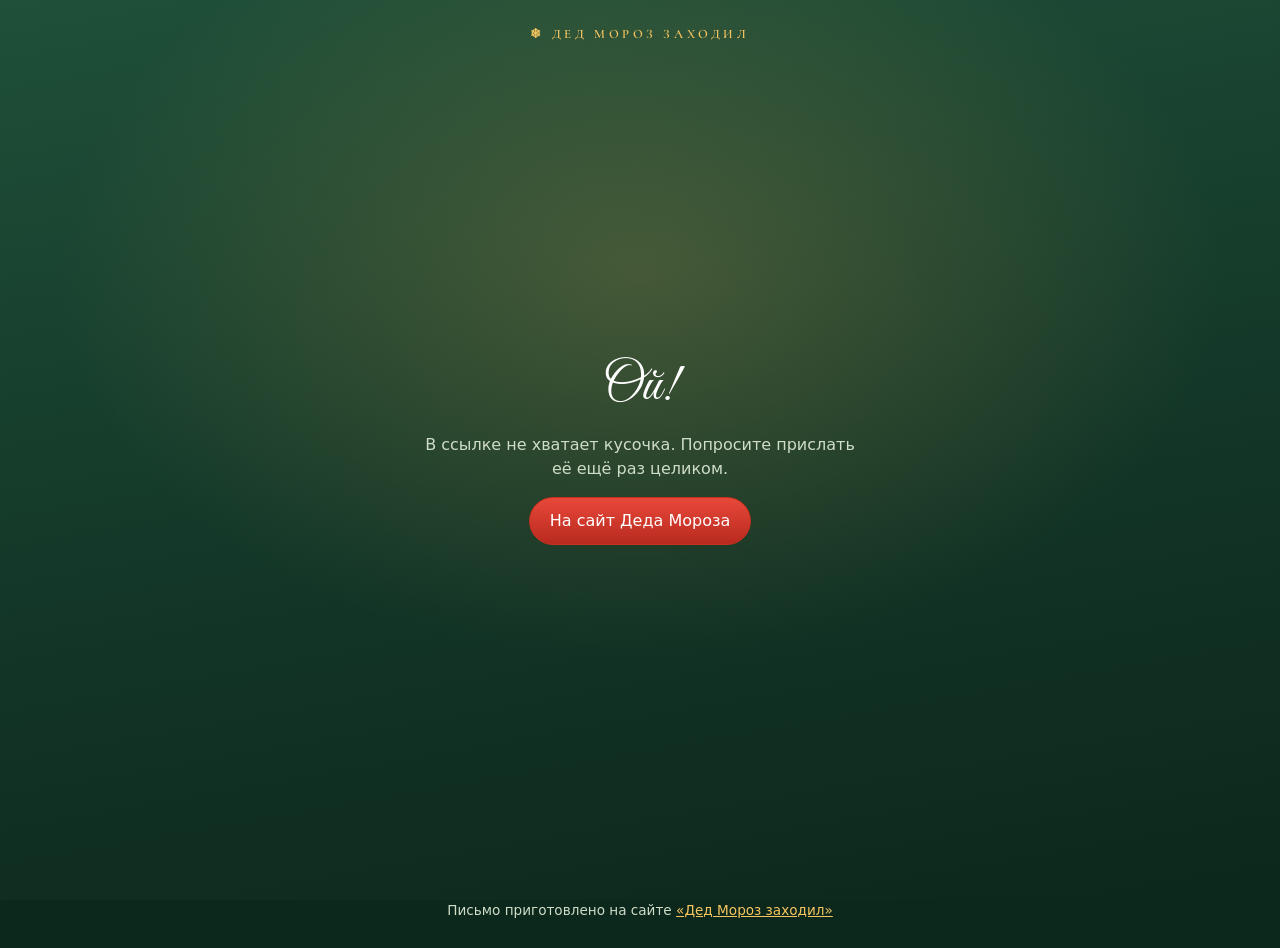
<file: gift.html>
<!DOCTYPE html>
<html lang="ru">
<head>
<meta charset="utf-8">
<meta name="viewport" content="width=device-width, initial-scale=1, maximum-scale=1, user-scalable=no, viewport-fit=cover">
<style>html,body{overflow-x:hidden;overflow-x:clip;touch-action:pan-x pan-y;-webkit-text-size-adjust:100%;text-size-adjust:100%}</style>
<script>(function(){function p(e){e.preventDefault()}["gesturestart","gesturechange","gestureend"].forEach(function(t){document.addEventListener(t,p,{passive:false})});document.addEventListener("touchmove",function(e){if(e.touches&&e.touches.length>1)e.preventDefault()},{passive:false});var l=0;document.addEventListener("touchend",function(e){var n=Date.now();if(n-l<300&&!e.target.closest("input,textarea,select,a,button,label"))e.preventDefault();l=n},{passive:false})})();</script>
<meta name="theme-color" content="#123426">
<meta name="robots" content="noindex">
<title>Тебе письмо от Деда Мороза</title>
<meta name="description" content="Дед Мороз прислал тебе письмо. Открой конверт!">
<link rel="icon" href="favicon.ico?v=20261113b" sizes="48x48">
<link rel="icon" type="image/png" href="favicon-32.png?v=20261113b" sizes="32x32">
<link rel="apple-touch-icon" href="apple-touch-icon.png?v=20261113b">
<meta property="og:type" content="website">
<meta property="og:site_name" content="Дед Мороз заходил">
<meta property="og:locale" content="ru_RU">
<meta property="og:title" content="Тебе письмо от Деда Мороза ✉️">
<meta property="og:description" content="Открой конверт и сломай сургучную печать.">
<meta property="og:image" content="https://pavelgh96.github.io/ded-moroz/og-gift.jpg?v=20261113b">
<meta property="og:image:width" content="1200">
<meta property="og:image:height" content="630">
<meta name="twitter:card" content="summary_large_image">
<meta name="twitter:image" content="https://pavelgh96.github.io/ded-moroz/og-gift.jpg?v=20261113b">
<link rel="preload" href="letter/seal.webp?v=1" as="image">
<style>
@font-face{font-family:"Bad Script";src:url(letter/BadScript-Regular.ttf);font-display:swap}
@font-face{font-family:"Great Vibes";src:url(letter/GreatVibes-Regular.ttf);font-display:swap}
@font-face{font-family:"Cormorant SC";src:url(letter/CormorantSC-SemiBold.ttf);font-weight:600;font-display:swap}
:root{--night:#123426;--frost:#fff7e8;--lamp:#f6c55f;--lamp-ink:#2a1a05;--muted:#cfdcc8;--ink:#1b2a5e;--ink-soft:#4c5a86;--ease:cubic-bezier(.22,1,.36,1)}
*{box-sizing:border-box}
[hidden]{display:none !important}
html{background:#0c271b}
html,body{margin:0;min-height:100%}
body{background:radial-gradient(900px 600px at 50% 30%,rgba(255,190,90,.2),transparent 65%),linear-gradient(170deg,#1f5039,#123426 60%,#0c271b);background-attachment:fixed;color:var(--frost);
  font:500 1rem/1.5 system-ui,-apple-system,"Segoe UI",Roboto,sans-serif;-webkit-font-smoothing:antialiased;overflow-x:hidden;-webkit-tap-highlight-color:transparent}
#snow{position:fixed;inset:0;width:100%;height:100%;pointer-events:none;z-index:0}
main{position:relative;z-index:1;min-height:100svh;display:flex;flex-direction:column;align-items:center;padding:28px 14px 48px}
.brand{font:600 .8rem/1 "Cormorant SC",serif;letter-spacing:.28em;color:var(--lamp);text-transform:uppercase;margin-bottom:18px;text-decoration:none}
h1{font:400 clamp(2.1rem,7vw,3.4rem)/1.1 "Great Vibes",cursive;margin:0 0 6px;text-align:center;color:#fff;text-wrap:balance}
.sub{margin:0;color:var(--muted);text-align:center}

/* конверт */
.stage{flex:1;display:flex;flex-direction:column;align-items:center;justify-content:center;width:100%;padding-bottom:6vh}
.env{position:relative;width:min(88vw,460px);aspect-ratio:1.5;perspective:1100px;margin-top:min(38vw,200px)}
.env-back,.env-front{position:absolute;inset:0;border-radius:8px}
.env-back{background:linear-gradient(160deg,#f1e2bf,#e2cc9c);box-shadow:0 30px 60px -20px rgba(0,0,0,.7)}
.env-front{background:
  linear-gradient(to top right,#f6ead0 49.6%,transparent 50.4%) left bottom/50.5% 100% no-repeat,
  linear-gradient(to top left,#f2e3c3 49.6%,transparent 50.4%) right bottom/50.5% 100% no-repeat;z-index:3;pointer-events:none}
.env-front::after{content:"";position:absolute;inset:0;border-radius:8px;box-shadow:inset 0 0 0 2px rgba(201,162,75,.65),inset 0 0 0 7px rgba(255,255,255,.25)}
.flap{position:absolute;left:0;right:0;top:0;height:62%;transform-origin:top center;transform-style:preserve-3d;z-index:4;transition:transform .9s var(--ease) .15s}
.flap::before{content:"";position:absolute;inset:0;background:linear-gradient(180deg,#ead8b0,#dfc792);clip-path:polygon(0 0,100% 0,50% 100%);border-radius:8px 8px 0 0;backface-visibility:hidden;filter:drop-shadow(0 3px 2px rgba(0,0,0,.18))}
.flap::after{content:"";position:absolute;inset:0;background:#e8d5ab;clip-path:polygon(0 0,100% 0,50% 100%);transform:rotateX(180deg);backface-visibility:hidden}
.peek{position:absolute;left:7%;right:7%;top:8%;height:84%;border-radius:4px;z-index:2;background:#fbf4e3 url(letter/bg-a4.jpg?v=20261113b) center top/cover;box-shadow:0 2px 8px rgba(0,0,0,.2);opacity:0;transition:transform 1s var(--ease),opacity .3s ease}
.seal{position:absolute;left:50%;top:62%;width:34%;transform:translate(-50%,-50%);z-index:6;border:0;padding:0;background:none;cursor:pointer;filter:drop-shadow(0 6px 8px rgba(40,5,0,.45));animation:pulse 2.2s ease-in-out infinite}
.seal img{display:block;width:100%;height:auto}
.seal .half{position:absolute;inset:0;transition:transform .8s var(--ease),opacity .8s ease}
.seal .half.l{clip-path:polygon(0 0,52% 0,46% 22%,55% 40%,45% 58%,54% 76%,48% 100%,0 100%)}
.seal .half.r{clip-path:polygon(52% 0,100% 0,100% 100%,48% 100%,54% 76%,45% 58%,55% 40%,46% 22%)}
.seal:focus-visible{outline:3px solid var(--lamp);outline-offset:6px;border-radius:50%}
@keyframes pulse{0%,100%{transform:translate(-50%,-50%) scale(1)}50%{transform:translate(-50%,-50%) scale(1.05)}}
.hint{margin-top:26px;color:var(--lamp);font-weight:600;letter-spacing:.02em;animation:fade 2.2s ease-in-out infinite}
@keyframes fade{50%{opacity:.55}}
/* открытие: дрожь печати, трещина, половинки падают, клапан, свечение, письмо выезжает */
.seal .crack{position:absolute;inset:0;width:100%;height:100%;pointer-events:none;overflow:visible;opacity:0}
.seal .crack path{fill:none;stroke:#3a0604;stroke-width:3;stroke-linecap:round;stroke-linejoin:round;stroke-dasharray:130;stroke-dashoffset:130}
.seal.shake{animation:sealShake .42s ease-in-out}
.seal.shake .crack{opacity:1}
.seal.shake .crack path{transition:stroke-dashoffset .34s ease-out;stroke-dashoffset:0}
@keyframes sealShake{0%,100%{transform:translate(-50%,-50%) rotate(0) scale(1)}30%{transform:translate(-50.6%,-50%) rotate(-2.5deg) scale(1.05)}65%{transform:translate(-49.4%,-50.3%) rotate(2deg) scale(1.07)}}
.env.open .seal{animation:none;pointer-events:none}
.env.open .seal .crack{opacity:0;transition:opacity .25s}
.env.open .seal .half{transition:none}
.seal .half{will-change:transform,opacity}
.env.open .seal .half.l{animation:fallL 1.7s cubic-bezier(.45,.05,.55,.95) forwards}
.env.open .seal .half.r{animation:fallR 1.8s cubic-bezier(.45,.05,.55,.95) forwards}
@keyframes fallL{0%{transform:none;opacity:1}25%{transform:translate(-16%,-5%) rotate(-9deg);opacity:1}100%{transform:translate(-80%,150%) rotate(-48deg);opacity:0}}
@keyframes fallR{0%{transform:none;opacity:1}25%{transform:translate(17%,-4%) rotate(10deg);opacity:1}100%{transform:translate(85%,140%) rotate(52deg);opacity:0}}
.stage.opened .hint{visibility:hidden}
.flap{transition:transform 1.4s cubic-bezier(.65,0,.35,1) .25s;will-change:transform}
.env.open .flap{transform:rotateX(180deg);z-index:1}
.env-glow{position:absolute;left:-8%;right:-8%;top:-55%;height:130%;z-index:1;pointer-events:none;opacity:0;transform:scale(.5);transform-origin:50% 75%;
  background:radial-gradient(ellipse 45% 50% at 50% 72%,rgba(255,236,170,.9),rgba(255,200,100,.4) 45%,transparent 72%);will-change:transform,opacity;
  transition:opacity 1.4s ease .7s,transform 2s cubic-bezier(.22,1,.36,1) .7s}
.env-glow::before{content:"";position:absolute;inset:-20%;background:repeating-conic-gradient(from 0deg at 50% 70%,rgba(255,230,160,.5) 0 5deg,transparent 5deg 18deg);
  -webkit-mask:radial-gradient(circle at 50% 70%,#000 0,transparent 55%);mask:radial-gradient(circle at 50% 70%,#000 0,transparent 55%);animation:rays 16s linear infinite;will-change:transform}
@keyframes rays{to{transform:rotate(360deg)}}
.env.open .env-glow{opacity:1;transform:scale(1.15)}
.peek{transition:transform 1.9s cubic-bezier(.65,0,.35,1) 1s,opacity .5s ease .8s;will-change:transform}
.env.open .peek{transform:translateY(-72%);opacity:1}
.env.open{animation:envBump .9s ease-in-out .2s}
@keyframes envBump{45%{transform:translateY(3px) scale(1.005)}}
.env.gone{transition:opacity 1s ease,transform 1.2s cubic-bezier(.45,0,.55,1);opacity:0;transform:translateY(40px) scale(.94)}
.stage h1,.stage .sub{transition:opacity .9s ease,transform 1.1s cubic-bezier(.22,1,.36,1)}
.stage.overlay{position:absolute;left:0;right:0;z-index:2;pointer-events:none}
.stage.leaving h1,.stage.leaving .sub{opacity:0;transform:translateY(-16px)}

/* письмо */
.view{width:100%;display:flex;flex-direction:column;align-items:center;gap:22px}
.view .sheet{animation:unfold 1.8s cubic-bezier(.22,1,.36,1) both;transform-origin:50% 0;will-change:transform,opacity}
@keyframes unfold{0%{opacity:0;transform:perspective(1800px) translateY(110px) rotateX(38deg) scale(.7)}35%{opacity:1}100%{opacity:1;transform:none}}
.view .sheet::after{content:"";position:absolute;inset:0;z-index:3;pointer-events:none;background:linear-gradient(105deg,transparent 35%,rgba(255,240,200,.55) 50%,transparent 65%);transform:translateX(-120%);animation:sweep 2.2s cubic-bezier(.45,0,.55,1) 1.3s forwards}
@keyframes sweep{to{transform:translateX(120%)}}
.view .acts,.view .video,.view .msg{animation:fadeUp 1.1s cubic-bezier(.22,1,.36,1) both;animation-delay:2.6s}
@keyframes fadeUp{from{opacity:0;transform:translateY(14px)}}
.txt > *{animation:ink 1.2s ease-out both;animation-delay:calc(1s + var(--i,0)*.26s)}
@keyframes ink{from{opacity:0;transform:translateY(4px)}}
.sheet{position:relative;width:min(100%,680px);aspect-ratio:794/1123;box-shadow:0 40px 80px -30px rgba(0,0,0,.85),0 0 120px -40px rgba(255,196,107,.4);border-radius:3px;overflow:hidden;background:#f8efdb}
.sheet-inner{position:absolute;left:0;top:0;width:794px;height:1123px;transform-origin:0 0;background:url(letter/bg-a4.jpg?v=20261113b) 0 0/100% 100%}
.txt{position:absolute;left:104px;top:252px;width:586px;color:var(--ink)}
.txt .date{font-family:"Bad Script",cursive;text-align:right;color:var(--ink-soft)}
.txt .greet{font-family:"Great Vibes",cursive;line-height:1.05;margin:.35em 0 .3em}
.txt p{font-family:"Bad Script",cursive;margin:0;text-indent:1.6em;line-height:1.6}
.wm{position:absolute;inset:0;pointer-events:none;z-index:2}
.wm .big{position:absolute;left:50%;top:47%;transform:translate(-50%,-50%) rotate(-35deg);font:600 150px/1 "Cormorant SC",serif;letter-spacing:.04em;color:rgba(170,40,30,.13);white-space:nowrap}
.wm .tile{position:absolute;inset:-300px;transform:rotate(-35deg);background-image:url("data:image/svg+xml,%3Csvg xmlns='http://www.w3.org/2000/svg' width='240' height='140'%3E%3Ctext x='0' y='30' font-family='serif' font-size='20' fill='rgba(150,50,40,0.07)'%3Eобразец%3C/text%3E%3Ctext x='120' y='100' font-family='serif' font-size='20' fill='rgba(150,50,40,0.07)'%3Eобразец%3C/text%3E%3C/svg%3E")}
.demo-lock,.demo-lock *{-webkit-user-select:none;user-select:none;-webkit-touch-callout:none}
.num{position:absolute;right:104px;top:1038px;font:600 11px/1 "Cormorant SC",serif;letter-spacing:.06em;color:#8a6420}
.voice{width:min(100%,680px);display:flex;align-items:center;gap:16px;padding:14px 18px 14px 14px;border-radius:999px;background:rgba(10,30,21,.72);border:1px solid rgba(246,197,95,.35);box-shadow:0 18px 40px -20px rgba(0,0,0,.8);animation:fadeUp 1s cubic-bezier(.22,1,.36,1) both;animation-delay:1.8s}
.voice .vbtn{position:relative;flex:none;width:64px;height:64px;border-radius:50%;border:0;padding:0;cursor:pointer;background:url(letter/portrait.jpg?v=20261113b) center 20%/cover;box-shadow:0 0 0 3px #e2b45a}
.voice .vbtn::after{content:"";position:absolute;inset:0;border-radius:50%;background:rgba(8,20,14,.35) no-repeat center/26px url("data:image/svg+xml,%3Csvg xmlns='http://www.w3.org/2000/svg' viewBox='0 0 24 24' fill='%23fff'%3E%3Cpath d='M8 5v14l11-7z'/%3E%3C/svg%3E")}
.voice.playing .vbtn::after{background-image:url("data:image/svg+xml,%3Csvg xmlns='http://www.w3.org/2000/svg' viewBox='0 0 24 24' fill='%23fff'%3E%3Cpath d='M7 5h4v14H7zM13 5h4v14h-4z'/%3E%3C/svg%3E");background-color:rgba(8,20,14,.15)}
.voice.loading .vbtn::after{background-image:none}
.voice.loading .vbtn::before{content:"";position:absolute;inset:18px;border-radius:50%;border:3px solid rgba(255,255,255,.3);border-top-color:#fff;animation:spin 1s linear infinite;z-index:1}
.voice.playing .vbtn{animation:talk 1.6s ease-in-out infinite}
@keyframes talk{50%{box-shadow:0 0 0 3px #e2b45a,0 0 0 9px rgba(246,197,95,.18)}}
.voice .vinfo{flex:1;min-width:0}
.voice b{display:block;font:400 1.6rem/1.1 "Great Vibes",cursive;color:#fff}
.voice small{display:block;color:var(--muted);font-size:.85rem;margin-top:2px}
.voice .vbar{height:5px;border-radius:5px;background:rgba(255,255,255,.14);margin-top:8px;overflow:hidden;cursor:pointer}
.voice .vbar i{display:block;height:100%;width:0;background:linear-gradient(90deg,#e2b45a,#ffe08a);border-radius:5px}
.video{width:min(100%,680px)}
.video video{width:100%;border-radius:12px;background:#000;box-shadow:0 30px 60px -24px rgba(0,0,0,.8)}
.video h2,.acts-title{font:400 2rem/1.1 "Great Vibes",cursive;margin:8px 0 12px;text-align:center}
.acts{display:flex;flex-wrap:wrap;justify-content:center;gap:10px;width:min(100%,794px)}
.btn{display:inline-flex;align-items:center;justify-content:center;gap:8px;min-height:48px;padding:0 20px;border-radius:999px;border:1px solid rgba(238,243,255,.28);background:rgba(18,52,38,.6);color:var(--frost);font:600 1rem/1 inherit;text-decoration:none;cursor:pointer;transition:background .2s,border-color .2s}
.btn:hover{border-color:var(--lamp)}
.btn-main{background:linear-gradient(180deg,#e8483a,#b82a1e);color:#fff;border-color:#c7301f}
.btn:focus-visible{outline:3px solid var(--lamp);outline-offset:3px}
.msg{min-height:1.4em;color:var(--lamp);text-align:center;margin:0}
.state{max-width:440px;text-align:center;margin:auto 0}
.state p{color:var(--muted)}
.spinner{width:44px;height:44px;margin:0 auto 16px;border-radius:50%;border:3px solid rgba(255,255,255,.15);border-top-color:var(--lamp);animation:spin 1s linear infinite}
@keyframes spin{to{transform:rotate(360deg)}}
dialog{border:0;border-radius:16px;padding:24px;max-width:min(92vw,360px);background:#fbf4e3;color:var(--ink);text-align:center;box-shadow:0 30px 80px rgba(0,0,0,.6)}
dialog::backdrop{background:rgba(5,20,12,.72)}
dialog h3{font:400 2rem/1.1 "Great Vibes",cursive;margin:0 0 6px}
dialog p{margin:0 0 14px;color:var(--ink-soft);font-size:.95rem}
#qrBox canvas{width:220px;height:220px;image-rendering:pixelated;background:#fff;padding:10px;border-radius:8px}
dialog .row{display:flex;gap:8px;justify-content:center;margin-top:14px;flex-wrap:wrap}
dialog .btn{background:var(--ink);color:#fff;border-color:var(--ink);min-height:44px}
dialog .btn.ghost{background:transparent;color:var(--ink);border-color:rgba(27,42,94,.35)}
footer{position:relative;z-index:1;text-align:center;padding:0 16px 28px;color:var(--muted);font-size:.85rem}
footer a{color:var(--lamp)}

/* ПК: конверт и письмо крупно, во всю рабочую область экрана */
@media (min-width:1061px){
  main{padding:28px clamp(24px,4vw,80px) 56px}
  .env{width:min(56vw,760px)}
  .sheet,.voice,.video,.acts{width:min(100%,1180px)}
  .view{gap:28px}
  h1{font-size:clamp(3rem,4.2vw,4.8rem)}
}
@media (prefers-reduced-motion:reduce){*{animation:none !important;transition-duration:.01s !important}}
</style>
</head>
<body>
<canvas id="snow" aria-hidden="true"></canvas>
<main>
  <a class="brand" href="./">❄ Дед Мороз заходил</a>

  <div class="state" id="loading" role="status"><div class="spinner"></div><p>Почта Деда Мороза ищет твоё письмо…</p></div>
  <div class="state" id="error" hidden><h1>Ой!</h1><p id="errText"></p><a class="btn btn-main" href="./">На сайт Деда Мороза</a></div>

  <section class="stage" id="stage" hidden>
    <h1 id="title">Тебе письмо от Деда Мороза!</h1>
    <p class="sub">Прямо из Великого Устюга</p>
    <div class="env" id="env">
      <div class="env-back"></div>
      <div class="env-glow"></div>
      <div class="peek"></div>
      <div class="flap"></div>
      <div class="env-front"></div>
      <button type="button" class="seal" id="seal" aria-label="Сломать печать и открыть письмо">
        <img class="whole" src="letter/seal.webp?v=1" alt="" style="visibility:hidden">
        <img class="half l" src="letter/seal.webp?v=1" alt="">
        <img class="half r" src="letter/seal.webp?v=1" alt="">
        <svg class="crack" viewBox="0 0 100 108" preserveAspectRatio="none" aria-hidden="true"><path d="M52 4 L46 23.8 L55 43.2 L45 62.6 L54 82 L48 104"/></svg>
      </button>
    </div>
    <p class="hint">Нажми на печать</p>
  </section>

  <section class="view" id="view" hidden>
    <div class="sheet" id="sheet"><div class="sheet-inner" id="inner"><div class="txt" id="txt"></div><div class="num" id="num"></div></div></div>
    <div class="voice" id="voiceBox" hidden>
      <button type="button" class="vbtn" id="vbtn" aria-label="Послушать, как Дед Мороз читает письмо"></button>
      <div class="vinfo"><b>Дед Мороз читает письмо</b><small id="vstate">Нажмите, чтобы послушать</small><div class="vbar" id="vbar"><i id="vprog"></i></div></div>
    </div>
    <div class="video" id="videoBox" hidden><h2>А ещё Дед Мороз записал видео</h2><video id="video" controls playsinline preload="metadata"></video></div>
    <div class="acts">
      <a class="btn btn-main" id="pdf" download>Скачать письмо (PDF)</a>
      <button type="button" class="btn" id="share">Поделиться</button>
      <button type="button" class="btn" id="qr">QR-код для открытки</button>
    </div>
    <p class="msg" id="msg" aria-live="polite"></p>
    <p class="msg" id="demoNote" hidden style="color:var(--muted);max-width:520px">Это пример. Ваш ребёнок получит такую же ссылку со своим письмом: сам сломает печать и прочитает письмо от Деда Мороза.</p>
  </section>
</main>
<footer>Письмо приготовлено на сайте <a href="./">«Дед Мороз заходил»</a></footer>

<dialog id="qrDlg">
  <h3>QR-код письма</h3>
  <p>Распечатайте и вложите в открытку: письмо откроется, если навести на код камеру телефона.</p>
  <div id="qrBox"></div>
  <div class="row"><button type="button" class="btn" id="qrSave">Сохранить картинку</button><button type="button" class="btn ghost" id="qrClose">Закрыть</button></div>
</dialog>

<script>
(function(){
  var API = 'https://tribgnfjiiwmiktzjeyy.supabase.co/functions/v1/dm-order';
  var MONTHS = ['января','февраля','марта','апреля','мая','июня','июля','августа','сентября','октября','ноября','декабря'];
  var $ = function(id){ return document.getElementById(id); };
  var still = window.matchMedia('(prefers-reduced-motion: reduce)').matches;
  var qs = new URLSearchParams(location.search), demo = qs.has('demo');
  var token = (qs.get('t') || '').trim();
  var data = null;
  /* пример для сайта: письмо девочке Маше, без обращения к серверу */
  var DEMO = {"ok":true,"id":128,"year":2026,"recipient":"child","gender":"f","demo":true,"letter":{"greeting":[{"t":"Здравствуй, дорогая "},{"t":"Маша","em":true},{"t":"!"}],"paragraphs":[[{"t":"Пишу тебе из Великого Устюга. За окном метёт метель, а в моей мастерской помощники заворачивают последние подарки и спорят, у кого бантик красивее."}],[{"t":"Этой ночью я заглянул к тебе. Ты так сладко спала, что я не стал тебя будить и ушёл на цыпочках, чтобы не скрипнула ни одна половица."}],[{"t":"Тебе уже "},{"t":"5 лет","em":true},{"t":" — совсем большая девочка! "},{"t":"Мои помощники-снегири весь год присматривали за тобой и рассказали, что ты "},{"t":"научилась кататься на коньках и сама заплетаешь косички","em":true},{"t":". Я очень тобой горжусь!"}],[{"t":"В новом году у меня к тебе маленькая просьба: постарайся "},{"t":"не спорить с братом за пульт","em":true},{"t":". Я верю, что у тебя обязательно получится."}],[{"t":"А про твоё желание я помню: "},{"t":"кукольный домик с фонариками","em":true},{"t":". Загляни утром под ёлку!"}],[{"t":"Расти доброй, береги родных и всегда верь в чудеса."}]],"closing":"С любовью,","signature":"Дед Мороз"},"video":null};

  function show(id){ ['loading','error','stage','view'].forEach(function(k){ $(k).hidden = k !== id; }); }
  function fail(t){ $('errText').textContent = t; show('error'); }
  function esc(s){ return String(s).replace(/[&<>"]/g, function(c){ return {'&':'&amp;','<':'&lt;','>':'&gt;','"':'&quot;'}[c]; }); }
  function runs(r){ return r.map(function(x){ return esc(x.t); }).join(''); }

  if(!demo && !/^[A-Za-z0-9_-]{16,40}$/.test(token)) { fail('В ссылке не хватает кусочка. Попросите прислать её ещё раз целиком.'); return; }

  if(demo && /^(classic|forest|garland|post|gzhel)$/.test(qs.get('tpl') || '')) DEMO.template = qs.get('tpl');
  (demo ? Promise.resolve(DEMO) : fetch(API + '?gift=' + encodeURIComponent(token)).then(function(r){ return r.json().catch(function(){ return {ok:false}; }); }))
    .then(function(j){
      if(!j || !j.ok) throw new Error((j && j.error) || 'Письмо пока не нашлось. Попробуйте открыть ссылку чуть позже.');
      data = j;
      var name = j.letter.greeting.filter(function(x){ return x.em; }).map(function(x){ return x.t; })[0];
      if(name){ $('title').textContent = name + ', тебе письмо!'; document.title = name + ', тебе письмо от Деда Мороза'; }
      buildLetter(j);
      if(demo){ addWatermark(); $('pdf').href = './#order'; $('pdf').removeAttribute('download'); $('pdf').textContent = 'Заказать такое письмо'; $('share').hidden = true; $('qr').hidden = true; $('demoNote').hidden = false; }
      else $('pdf').href = API + '?gift=' + encodeURIComponent(token) + '&pdf=1';
      if(j.video){ $('video').src = j.video; $('videoBox').hidden = false; }
      show('stage');
      var img = new Image(); img.src = 'letter/bg-a4.jpg?v=20261113b';
    })
    .catch(function(e){ fail(/fetch|network|load failed/i.test(e.message) ? 'Нет связи с почтой Деда Мороза. Проверьте интернет и обновите страницу.' : e.message); });

  /* пример: водяной знак «образец» поверх письма и запрет копирования */
  function addWatermark(){
    var w = document.createElement('div'); w.className = 'wm'; w.setAttribute('aria-hidden', 'true');
    w.innerHTML = '<div class="tile"></div><div class="big">ОБРАЗЕЦ</div>';
    $('inner').appendChild(w);
    document.body.classList.add('demo-lock');
    ['contextmenu','copy','cut','dragstart','selectstart'].forEach(function(ev){ document.addEventListener(ev, function(e){ e.preventDefault(); }, {capture:true}); });
    document.addEventListener('keydown', function(e){
      var k = (e.key || '').toLowerCase(), mod = e.ctrlKey || e.metaKey;
      if(e.key === 'F12' || (mod && e.shiftKey && 'ijc'.indexOf(k) > -1) || (mod && 'uspcax'.indexOf(k) > -1)) e.preventDefault();
    }, {capture:true});
  }
  var BG = {classic:'bg-a4.jpg', forest:'tpl-forest.jpg', garland:'tpl-garland.jpg', post:'tpl-post.jpg?v=2', gzhel:'tpl-gzhel.jpg'};
  function setBg(j){
    var file = j.bg || ('letter/' + (BG[j.template] || BG.classic));
    $('inner').style.backgroundImage = 'url(' + file + ')';
    document.querySelector('.peek').style.backgroundImage = 'url(' + file + ')';
    var im = new Image(); im.src = file;
  }
  function buildLetter(j){
    setBg(j);
    var d = new Date(Date.UTC(j.year, 11, 31));
    var html = '<div class="date">' + d.getUTCDate() + ' ' + MONTHS[d.getUTCMonth()] + ' ' + d.getUTCFullYear() + ' года</div>';
    html += '<div class="greet">' + runs(j.letter.greeting) + '</div>';
    j.letter.paragraphs.forEach(function(p, i){ html += '<p style="margin-top:' + (i ? '.42em' : '0') + '">' + runs(p) + '</p>'; });
    $('txt').innerHTML = html;
    Array.prototype.forEach.call($('txt').children, function(el, i){ el.style.setProperty('--i', i); });
    $('num').textContent = 'письмо № ' + String(j.id).padStart(4, '0');
  }
  /* текст подбирается по размеру так же, как в PDF: от 22,7 до 15,3 px, пока не влезет в поле бланка */
  function fitText(){
    var t = $('txt'), s = 22.7;
    for(; s >= 15.3; s -= 0.65){
      t.style.fontSize = s + 'px';
      t.querySelector('.greet').style.fontSize = Math.min(45.3, s * 2.05) + 'px';
      if(t.scrollHeight <= 590) break;
    }
  }
  function scaleSheet(){ var w = $('sheet').clientWidth; $('inner').style.transform = 'scale(' + (w / 794) + ')'; }
  window.addEventListener('resize', scaleSheet);

  /* озвучка письма голосом Деда Мороза */
  var VOICE_ON = false; /* озвучка пока выключена: включить, когда будет готова */
  var voice = null, voiceWanted = false;
  function voiceUrl(){ return demo ? API + '?demo_voice=1' : API + '?gift=' + encodeURIComponent(token) + '&voice=1'; }
  function setVoice(state, text){ var b = $('voiceBox'); b.classList.toggle('playing', state === 'playing'); b.classList.toggle('loading', state === 'loading'); if(text) $('vstate').textContent = text; }
  function fmt(t){ t = Math.max(0, Math.round(t || 0)); return Math.floor(t/60) + ':' + String(t%60).padStart(2, '0'); }
  function prepVoice(){
    if(!VOICE_ON || voice || !(data && (data.voice || demo))) return;
    voice = new Audio(); voice.preload = 'auto'; voice.src = voiceUrl();
    try { var p = voice.play(); voice.pause(); if(p && p.catch) p.catch(function(){}); } catch(e){}  /* разблокировка звука на iPhone в момент нажатия */
    voice.addEventListener('canplay', function(){ if(voiceWanted && voice.paused) playVoice(); else if(voice.paused) setVoice('', 'Нажмите, чтобы послушать · ' + fmt(voice.duration)); });
    voice.addEventListener('playing', function(){ setVoice('playing', 'Дед Мороз читает…'); });
    voice.addEventListener('pause', function(){ if(!voice.ended) setVoice('', 'Пауза · нажмите, чтобы продолжить'); });
    voice.addEventListener('ended', function(){ voiceWanted = false; setVoice('', 'Послушать ещё раз'); $('vprog').style.width = '100%'; });
    voice.addEventListener('timeupdate', function(){ if(voice.duration) $('vprog').style.width = (voice.currentTime/voice.duration*100) + '%'; });
    voice.addEventListener('error', function(){ $('voiceBox').hidden = true; });
  }
  function playVoice(){
    voiceWanted = true;
    if(voice.readyState < 3){ setVoice('loading', 'Дед Мороз откашливается…'); }
    var p = voice.play(); if(p && p.catch) p.catch(function(){ if(voice.readyState >= 3){ voiceWanted = false; setVoice('', 'Нажмите, чтобы послушать'); } });
  }
  $('vbtn').addEventListener('click', function(){ if(!voice) prepVoice(); if(!voice) return; if(voice.paused){ if(voice.ended) voice.currentTime = 0; playVoice(); } else { voiceWanted = false; voice.pause(); } });
  $('vbar').addEventListener('click', function(e){ if(!voice || !voice.duration) return; var r = this.getBoundingClientRect(); voice.currentTime = (e.clientX - r.left)/r.width*voice.duration; });

  var opened = false;
  function at(ms, fn){ setTimeout(fn, still ? 0 : ms); }
  $('seal').addEventListener('click', function(){
    if(opened) return; opened = true;
    var env = $('env'), seal = $('seal');
    audio.init(); prepVoice();
    var stage = $('stage');
    seal.classList.add('shake');
    at(380, function(){ env.classList.add('open'); stage.classList.add('opened'); crumbs(); audio.crack(); });
    at(1150, function(){ glowBurst(); });
    at(1500, function(){ audio.rustle(); });
    at(3000, function(){ env.classList.add('gone'); stage.classList.add('leaving'); });
    at(3350, function(){
      /* конверт растворяется поверх письма, без пустой паузы */
      if(!still){ var top = stage.offsetTop; stage.classList.add('overlay'); stage.style.top = top + 'px'; }
      $('view').hidden = false; $('loading').hidden = true; scaleSheet();
      (document.fonts ? document.fonts.ready : Promise.resolve()).then(function(){ fitText(); });
      audio.chime();
      if(voice){ $('voiceBox').hidden = false; setTimeout(function(){ playVoice(); }, still ? 0 : 2200); }
      setTimeout(sheetSparkles, still ? 0 : 1100);
      setTimeout(function(){ stage.hidden = true; stage.classList.remove('overlay'); window.scrollTo({top:0, behavior:'smooth'}); }, still ? 0 : 1100);
    });
  });

  function link(){ return location.origin + location.pathname + (demo ? '?demo=1' : '?t=' + token); }
  $('share').addEventListener('click', function(){
    var url = link(), text = 'Письмо от Деда Мороза ✉️';
    if(navigator.share){ navigator.share({title:text, url:url}).catch(function(){}); return; }
    (navigator.clipboard ? navigator.clipboard.writeText(url) : Promise.reject()).then(function(){ $('msg').textContent = 'Ссылка скопирована. Отправьте её бабушке, дедушке или друзьям.'; },
      function(){ $('msg').textContent = url; });
  });

  var qrReady = null;
  function loadQr(){
    if(!qrReady) qrReady = new Promise(function(ok, no){ var s = document.createElement('script'); s.src = 'js/qrcode.min.js'; s.onload = ok; s.onerror = no; document.head.appendChild(s); });
    return qrReady;
  }
  $('qr').addEventListener('click', function(){
    loadQr().then(function(){
      var q = qrcode(0, 'M'); q.addData(link()); q.make();
      var n = q.getModuleCount(), cell = 8, pad = 4, size = (n + pad*2) * cell, c = document.createElement('canvas');
      c.width = c.height = size; var g = c.getContext('2d');
      g.fillStyle = '#fff'; g.fillRect(0, 0, size, size); g.fillStyle = '#1b2a5e';
      for(var r = 0; r < n; r++) for(var k = 0; k < n; k++) if(q.isDark(r, k)) g.fillRect((k + pad)*cell, (r + pad)*cell, cell, cell);
      var box = $('qrBox'); box.innerHTML = ''; box.appendChild(c);
      $('qrDlg').showModal();
    }, function(){ $('msg').textContent = 'Не получилось сделать QR-код. Обновите страницу и попробуйте ещё раз.'; });
  });
  $('qrClose').addEventListener('click', function(){ $('qrDlg').close(); });
  $('qrSave').addEventListener('click', function(){
    var c = $('qrBox').querySelector('canvas'); if(!c) return;
    var a = document.createElement('a'); a.href = c.toDataURL('image/png'); a.download = 'qr-pismo-deda-moroza.png'; document.body.appendChild(a); a.click(); a.remove();
  });

  /* звук: хруст сургуча, шорох бумаги, колокольчики (только после нажатия, тихо) */
  var audio = (function(){
    var ac = null, out = null;
    function init(){ try{ if(!ac){ var A = window.AudioContext || window.webkitAudioContext; if(!A) return; ac = new A(); out = ac.createGain(); out.gain.value = .5; out.connect(ac.destination); } if(ac.state === 'suspended') ac.resume(); }catch(e){ ac = null; } }
    function noise(dur, f0, q, vol, t0){
      if(!ac) return; var n = Math.floor(ac.sampleRate*dur), buf = ac.createBuffer(1, n, ac.sampleRate), d = buf.getChannelData(0);
      for(var i = 0; i < n; i++) d[i] = (Math.random()*2 - 1)*Math.pow(1 - i/n, 2.5);
      var src = ac.createBufferSource(), bp = ac.createBiquadFilter(), g = ac.createGain();
      src.buffer = buf; bp.type = 'bandpass'; bp.frequency.value = f0; bp.Q.value = q; g.gain.value = vol;
      src.connect(bp); bp.connect(g); g.connect(out); src.start(ac.currentTime + (t0 || 0));
    }
    function bell(f, t, vol){
      if(!ac) return; var t0 = ac.currentTime + t;
      [1, 2.76, 5.4].forEach(function(m, k){ var o = ac.createOscillator(), g = ac.createGain(); o.type = 'sine'; o.frequency.value = f*m;
        g.gain.setValueAtTime(0, t0); g.gain.linearRampToValueAtTime(vol/(k + 1), t0 + .01); g.gain.exponentialRampToValueAtTime(.0001, t0 + 1.6/(k + 1));
        o.connect(g); g.connect(out); o.start(t0); o.stop(t0 + 1.7); });
    }
    return {
      init:init,
      crack:function(){ noise(.09, 1800, .8, .9, 0); noise(.06, 900, 1.2, .6, .05); noise(.05, 2600, 1, .4, .11); },
      rustle:function(){ noise(.5, 3200, .5, .18, 0); },
      chime:function(){ [1046.5, 1318.5, 1568, 2093].forEach(function(f, i){ bell(f, i*.11, .12); }); }
    };
  })();

  /* снег и искры */
  var cv = $('snow'), ctx = cv.getContext('2d'), flakes = [], sparks = [], W = 0, H = 0, dpr = Math.min(2, window.devicePixelRatio || 1);
  function size(){ W = innerWidth; H = innerHeight; cv.width = W*dpr; cv.height = H*dpr; ctx.setTransform(dpr,0,0,dpr,0,0); }
  size(); addEventListener('resize', size);
  for(var i = 0; i < (still ? 0 : 90); i++) flakes.push({x:Math.random(), y:Math.random(), r:Math.random()*2.2+.6, v:Math.random()*.25+.12, a:Math.random()*.6+.3, w:Math.random()*6});
  function crumbs(){
    if(still) return;
    var b = $('seal').getBoundingClientRect(), cx = b.left + b.width/2, cy = b.top + b.height*0.42;
    for(var i = 0; i < 18; i++){ var a = -Math.PI/2 + (Math.random() - .5)*2.4, s = Math.random()*3.2 + 1.4;
      sparks.push({k:'chunk', x:cx + (Math.random() - .5)*b.width*0.3, y:cy, vx:Math.cos(a)*s, vy:Math.sin(a)*s, g:.16, life:1, fade:.009, r:Math.random()*4 + 2, rot:Math.random()*6, vr:(Math.random() - .5)*.4, c:['#b3261b','#7d120c','#d8392b','#5e0d08'][i%4]}); }
    for(var j = 0; j < 22; j++){ var a2 = Math.random()*Math.PI*2, s2 = Math.random()*2.4 + .8;
      sparks.push({x:cx, y:cy, vx:Math.cos(a2)*s2, vy:Math.sin(a2)*s2 - .8, g:.04, drag:.985, life:1, fade:.013, r:1.8, c:'#ffd27a'}); }
  }
  function glowBurst(){
    if(still) return;
    var b = $('env').getBoundingClientRect(), cx = b.left + b.width/2, cy = b.top + b.height*0.1;
    for(var i = 0; i < 48; i++){ var a = -Math.PI/2 + (Math.random() - .5)*1.5, s = Math.random()*3.4 + 1.2;
      sparks.push({k: i%5 ? 'dot' : 'star', x:cx + (Math.random() - .5)*b.width*0.5, y:cy, vx:Math.cos(a)*s*0.6, vy:Math.sin(a)*s, g:.025, drag:.99, life:1, fade:.007 + Math.random()*.005, r:Math.random()*1.6 + 1, c:['#ffe39a','#fff6d8','#ffd27a','#ffffff'][i%4]}); }
  }
  function sheetSparkles(){
    if(still) return;
    var b = $('sheet').getBoundingClientRect();
    for(var i = 0; i < 46; i++){
      var side = i%4, x = side === 0 ? b.left : side === 1 ? b.right : b.left + Math.random()*b.width, y = side < 2 ? b.top + Math.random()*Math.min(b.height, innerHeight) : (side === 2 ? b.top : Math.min(b.bottom, innerHeight - 10));
      var a = Math.random()*Math.PI*2, s = Math.random()*1.4 + .4;
      sparks.push({k: i%3 ? 'dot' : 'star', x:x, y:y, vx:Math.cos(a)*s, vy:Math.sin(a)*s - .4, g:.008, drag:.985, life:1, fade:.008, r:Math.random()*1.5 + 1, c:['#ffe39a','#ffffff','#ffd27a'][i%3]}); }
  }
  var last = 0;
  function loop(t){
    var dt = Math.min(50, t - (last || t)) / 16.7; last = t;
    ctx.clearRect(0, 0, W, H);
    for(var i = 0; i < flakes.length; i++){ var f = flakes[i]; f.y += f.v*dt/100*3; f.w += .01*dt; if(f.y > 1.02){ f.y = -.02; f.x = Math.random(); }
      ctx.globalAlpha = f.a; ctx.fillStyle = '#fff'; ctx.beginPath(); ctx.arc(f.x*W + Math.sin(f.w)*14, f.y*H, f.r, 0, 7); ctx.fill(); }
    for(var j = sparks.length - 1; j >= 0; j--){ var s = sparks[j];
      if(s.drag){ s.vx *= Math.pow(s.drag, dt); s.vy *= Math.pow(s.drag, dt); }
      s.x += s.vx*dt; s.y += s.vy*dt; s.vy += (s.g == null ? .12 : s.g)*dt; s.life -= (s.fade || .018)*dt;
      if(s.life <= 0 || s.y > H + 40){ sparks.splice(j, 1); continue; }
      ctx.globalAlpha = Math.min(1, s.life*1.4); ctx.fillStyle = s.c;
      if(s.k === 'chunk'){ s.rot += s.vr*dt; ctx.save(); ctx.translate(s.x, s.y); ctx.rotate(s.rot); ctx.beginPath(); ctx.moveTo(-s.r, -s.r*.4); ctx.lineTo(s.r*.6, -s.r*.8); ctx.lineTo(s.r, s.r*.5); ctx.lineTo(-s.r*.3, s.r*.8); ctx.closePath(); ctx.fill(); ctx.restore(); }
      else if(s.k === 'star'){ var r = s.r*2.6; ctx.save(); ctx.translate(s.x, s.y); ctx.beginPath(); for(var q = 0; q < 8; q++){ var rr = q%2 ? r*.28 : r, aa = q*Math.PI/4; ctx.lineTo(Math.cos(aa)*rr, Math.sin(aa)*rr); } ctx.closePath(); ctx.fill(); ctx.restore(); }
      else { ctx.beginPath(); ctx.arc(s.x, s.y, s.r || 2.2, 0, 7); ctx.fill(); }
    }
    ctx.globalAlpha = 1;
    requestAnimationFrame(loop);
  }
  if(!still) requestAnimationFrame(loop);
})();
</script>
</body>
</html>
</file>
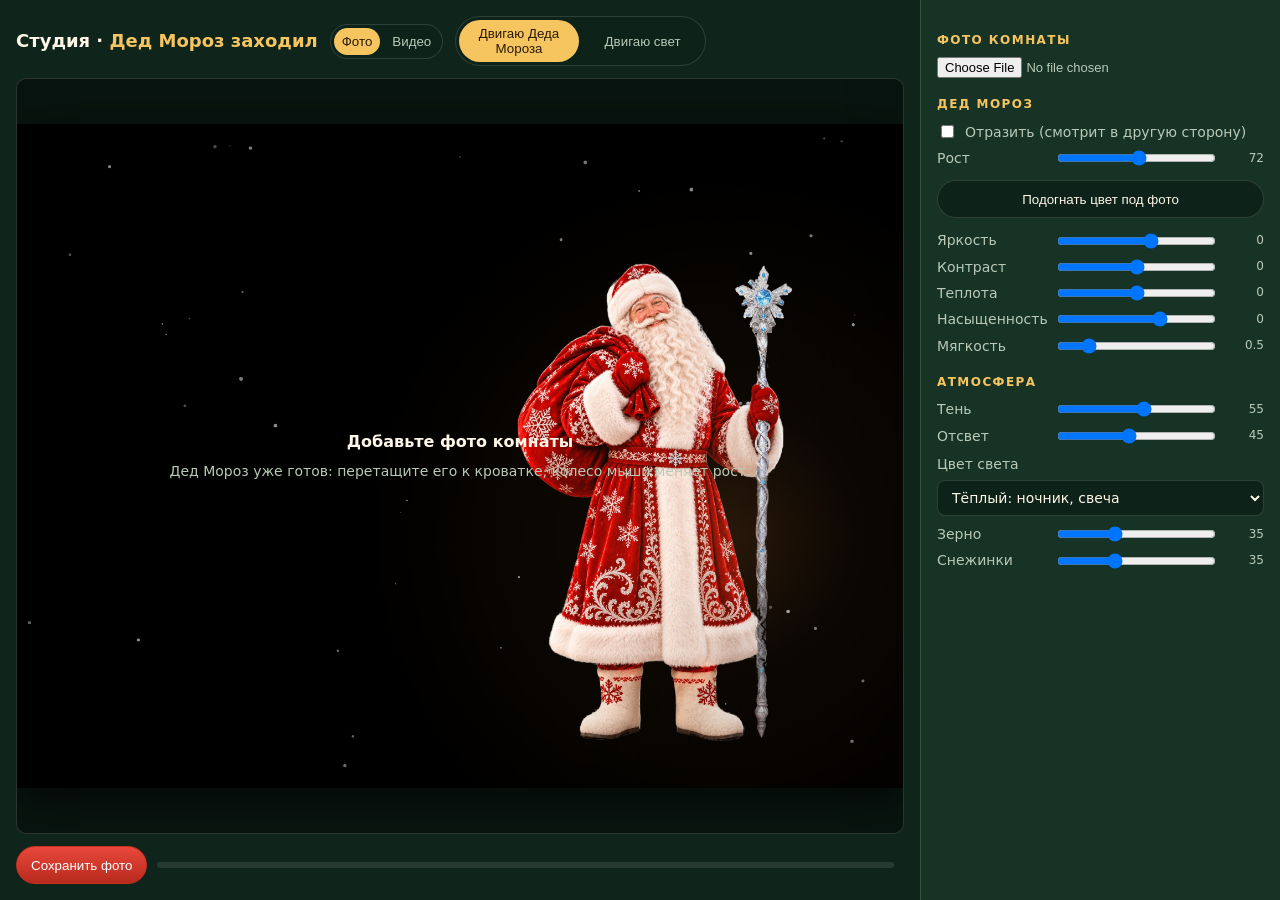
<file: studio.html>
<!DOCTYPE html>
<html lang="ru">
<head>
<meta charset="utf-8">
<meta name="viewport" content="width=device-width, initial-scale=1, maximum-scale=1, user-scalable=no">
<style>html,body{overflow-x:hidden;overflow-x:clip;touch-action:pan-x pan-y;-webkit-text-size-adjust:100%;text-size-adjust:100%}</style>
<script>(function(){function p(e){e.preventDefault()}["gesturestart","gesturechange","gestureend"].forEach(function(t){document.addEventListener(t,p,{passive:false})});document.addEventListener("touchmove",function(e){if(e.touches&&e.touches.length>1)e.preventDefault()},{passive:false});var l=0;document.addEventListener("touchend",function(e){var n=Date.now();if(n-l<300&&!e.target.closest("input,textarea,select,a,button,label"))e.preventDefault();l=n},{passive:false})})();</script>
<meta name="robots" content="noindex, nofollow">
<title>Студия видео · Дед Мороз заходил</title>
<link rel="icon" href="favicon-32.png" sizes="32x32">
<style>
@font-face{font-family:"Great Vibes";src:url(letter/GreatVibes-Regular.ttf)}
@font-face{font-family:"Cormorant SC";src:url(letter/CormorantSC-SemiBold.ttf);font-weight:600}
:root{--bg:#0f241b;--panel:#163326;--line:rgba(255,247,232,.14);--text:#fff7e8;--muted:#b9c9b6;--gold:#f6c55f;--red:#d93a2b}
*{box-sizing:border-box}
[hidden]{display:none !important}
html,body{margin:0;height:100%;background:var(--bg);color:var(--text);font:14px/1.45 system-ui,-apple-system,"Segoe UI",Roboto,sans-serif}
.app{display:grid;grid-template-columns:minmax(0,1fr) 360px;height:100vh}
.stage{display:flex;flex-direction:column;min-width:0;padding:16px;gap:12px}
.stage header{display:flex;align-items:center;gap:12px;flex-wrap:wrap}
.stage h1{margin:0;font-size:18px}
.stage h1 span{color:var(--gold)}
.view{flex:1;min-height:0;display:flex;align-items:center;justify-content:center;background:#08140f;border:1px solid var(--line);border-radius:10px;position:relative;overflow:hidden}
.view canvas{max-width:100%;max-height:100%;display:block;cursor:grab;box-shadow:0 10px 40px rgba(0,0,0,.6)}
.view canvas:active{cursor:grabbing}
.empty{position:absolute;inset:0;display:flex;flex-direction:column;align-items:center;justify-content:center;gap:8px;color:var(--muted);text-align:center;padding:20px;pointer-events:none}
.empty b{color:var(--text);font-size:16px}
.bar{display:flex;align-items:center;gap:10px;flex-wrap:wrap}
.bar input[type=range]{flex:1;min-width:160px}
.time{font-variant-numeric:tabular-nums;color:var(--muted);min-width:90px}
aside{background:var(--panel);border-left:1px solid var(--line);overflow:auto;padding:14px 16px 24px}
aside h2{font-size:12px;letter-spacing:.12em;text-transform:uppercase;color:var(--gold);margin:18px 0 8px}
aside h2:first-child{margin-top:4px}
.row{display:grid;grid-template-columns:110px 1fr 42px;align-items:center;gap:8px;margin:6px 0}
.row label{color:var(--muted)}
.row output{text-align:right;font-variant-numeric:tabular-nums;color:var(--muted);font-size:12px}
.row input[type=range]{width:100%}
.full{display:flex;flex-direction:column;gap:6px;margin:8px 0}
.full label{color:var(--muted)}
input[type=text],select{width:100%;background:#0d2219;color:var(--text);border:1px solid var(--line);border-radius:8px;padding:8px 10px;font:inherit}
input[type=file]{width:100%;color:var(--muted);font-size:13px}
.btn{display:inline-flex;align-items:center;justify-content:center;gap:6px;min-height:38px;padding:0 14px;border-radius:999px;border:1px solid var(--line);background:#0d2219;color:var(--text);font:600 14px/1 inherit;cursor:pointer}
.btn:hover{border-color:var(--gold)}
.btn.main{background:linear-gradient(180deg,#e8483a,#b82a1e);border-color:#c7301f;color:#fff}
.btn:disabled{opacity:.45;cursor:not-allowed}
.seg{display:flex;gap:4px;background:#0d2219;border:1px solid var(--line);border-radius:999px;padding:3px}
.seg button{flex:1;border:0;background:none;color:var(--muted);border-radius:999px;padding:6px 8px;font:600 13px inherit;cursor:pointer}
.seg button.on{background:var(--gold);color:#2a1a05}
.masters{display:flex;flex-direction:column;gap:6px}
.master{display:flex;align-items:center;gap:8px;padding:6px 8px;border:1px solid var(--line);border-radius:8px;cursor:pointer}
.master.on{border-color:var(--gold);background:rgba(246,197,95,.08)}
.master span{flex:1;min-width:0;overflow:hidden;text-overflow:ellipsis;white-space:nowrap}
.master button{background:none;border:0;color:var(--muted);cursor:pointer;font-size:16px}
.hint{color:var(--muted);font-size:12px;margin:4px 0}
.check{display:flex;align-items:center;gap:8px;margin:6px 0;color:var(--muted)}
.status{color:var(--gold);min-height:1.4em}
body.photo .vid-only{display:none!important}
[hidden]{display:none!important}
.progress{height:6px;border-radius:6px;background:rgba(255,255,255,.1);overflow:hidden;flex:1;min-width:120px}
.progress i{display:block;height:100%;width:0;background:linear-gradient(90deg,#e2b45a,#ffe08a)}
@media (max-width:900px){.app{grid-template-columns:1fr;height:auto}.view{height:60vh}aside{border-left:0;border-top:1px solid var(--line)}}
</style>
</head>
<body class="photo">
<div class="app">
  <section class="stage">
    <header>
      <h1>Студия · <span>Дед Мороз заходил</span></h1>
      <div class="seg" id="mode" role="group" aria-label="Что делаем">
        <button type="button" data-v="photo" class="on">Фото</button>
        <button type="button" data-v="video">Видео</button>
      </div>
      <div class="seg vid-only" id="fmt" role="group" aria-label="Формат">
        <button type="button" data-v="16:9" class="on">16:9 гориз.</button>
        <button type="button" data-v="9:16">9:16 верт.</button>
      </div>
      <div class="seg" id="drag" role="group" aria-label="Что перетаскивать">
        <button type="button" data-v="dm" class="on">Двигаю Деда Мороза</button>
        <button type="button" data-v="light">Двигаю свет</button>
      </div>
    </header>
    <div class="view" id="view">
      <canvas id="out"></canvas>
      <div class="empty" id="empty"><b id="emptyT">Добавьте фото комнаты</b><span id="emptyS">Дед Мороз уже готов: перетащите его к кроватке, колесо мыши меняет рост.</span></div>
    </div>
    <div class="bar vid-only">
      <button type="button" class="btn" id="play">▶ Просмотр</button>
      <input type="range" id="seek" min="0" max="1000" value="300" aria-label="Кадр">
      <span class="time" id="time">0:00 / 0:00</span>
    </div>
    <div class="bar">
      <button type="button" class="btn main" id="export">Сохранить фото</button>
      <div class="progress"><i id="prog"></i></div>
      <span class="status" id="status"></span>
    </div>
  </section>

  <aside>
    <h2 class="vid-only">1. Мастер-ролик</h2>
    <div class="masters vid-only" id="masters"></div>
    <div class="full vid-only"><input type="file" id="masterFile" accept="video/*"><span class="hint">Ролики сохраняются в этом браузере, загружать каждый раз не нужно.</span></div>

    <h2>Фото комнаты</h2>
    <div class="full"><input type="file" id="photoFile" accept="image/*"></div>
    <div class="row vid-only"><label for="zoom">Наезд камеры</label><input type="range" id="zoom" min="0" max="15" step="0.5" value="6"><output></output></div>
    <div class="row vid-only"><label for="pan">Сдвиг фото</label><input type="range" id="pan" min="-50" max="50" value="0"><output></output></div>

    <h2>Дед Мороз</h2>
    <label class="check"><input type="checkbox" id="flip"> Отразить (смотрит в другую сторону)</label>
    <div class="row"><label for="size">Рост</label><input type="range" id="size" min="20" max="120" value="72"><output></output></div>
    <button type="button" class="btn" id="auto" style="width:100%;margin:6px 0">Подогнать цвет под фото</button>
    <div class="row"><label for="bright">Яркость</label><input type="range" id="bright" min="-60" max="40" value="0"><output></output></div>
    <div class="row"><label for="contrast">Контраст</label><input type="range" id="contrast" min="-40" max="40" value="0"><output></output></div>
    <div class="row"><label for="temp">Теплота</label><input type="range" id="temp" min="-50" max="50" value="0"><output></output></div>
    <div class="row"><label for="sat">Насыщенность</label><input type="range" id="sat" min="-60" max="30" value="0"><output></output></div>
    <div class="row"><label for="soft">Мягкость</label><input type="range" id="soft" min="0" max="3" step="0.5" value="0.5"><output></output></div>

    <h2 class="vid-only">Зелёный фон</h2>
    <div class="row vid-only"><label for="keySim">Порог</label><input type="range" id="keySim" min="5" max="60" value="30"><output></output></div>
    <div class="row vid-only"><label for="keySmooth">Края</label><input type="range" id="keySmooth" min="1" max="30" value="10"><output></output></div>
    <div class="row vid-only"><label for="spill">Убрать зелень</label><input type="range" id="spill" min="0" max="100" value="80"><output></output></div>

    <h2>Атмосфера</h2>
    <div class="row"><label for="shadow">Тень</label><input type="range" id="shadow" min="0" max="100" value="55"><output></output></div>
    <div class="row"><label for="glow">Отсвет</label><input type="range" id="glow" min="0" max="100" value="45"><output></output></div>
    <div class="full"><label for="glowColor">Цвет света</label>
      <select id="glowColor"><option value="255,150,60">Тёплый: ночник, свеча</option><option value="255,210,150">Мягкий жёлтый: лампа</option><option value="140,180,255">Холодный: окно, луна</option></select></div>
    <div class="row"><label for="grain">Зерно</label><input type="range" id="grain" min="0" max="100" value="35"><output></output></div>
    <div class="row"><label for="snow">Снежинки</label><input type="range" id="snow" min="0" max="100" value="35"><output></output></div>

    <h2 class="vid-only">Титры и музыка</h2>
    <div class="full vid-only"><label for="title">Титр в начале</label><input type="text" id="title" value="31 декабря · Дед Мороз заходил"></div>
    <div class="full vid-only"><label for="musicFile">Фоновая музыка (необязательно)</label><input type="file" id="musicFile" accept="audio/*"></div>
    <div class="row vid-only"><label for="musicVol">Громкость</label><input type="range" id="musicVol" min="0" max="100" value="18"><output></output></div>
    <p class="hint vid-only">Видео: 1,5 с титр и появление в искрах, затем мастер-ролик, в конце Дед Мороз растворяется в снежинках. Сохраняется в реальном времени: не сворачивайте вкладку, пока идёт запись.</p>
  </aside>
</div>

<video id="mv" playsinline preload="auto" crossorigin="anonymous" hidden></video>
<audio id="music" preload="auto" loop hidden></audio>

<script>
(function(){
  var $ = function(id){ return document.getElementById(id); };
  var INTRO = 1.5, OUTRO = 1.2;
  var out = $('out'), ctx = out.getContext('2d');
  var mv = $('mv'), music = $('music');
  var photo = null, masterUrl = null, masterId = null;
  var st = { mode:'photo', fmt:'16:9', drag:'dm', x:.72, y:.93, light:{x:.8, y:.62} };
  var P = {}; /* значения ползунков */
  var running = false, recording = false, t0 = 0, tNow = 0, ready = false;

  /* ---------- ползунки ---------- */
  document.querySelectorAll('aside input[type=range]').forEach(function(r){
    var o = r.parentNode.querySelector('output');
    function upd(){ P[r.id] = parseFloat(r.value); if(o) o.textContent = r.value; if(!running) drawStill(); }
    r.addEventListener('input', upd); upd();
  });
  ['flip','glowColor','title'].forEach(function(id){ $(id).addEventListener('input', function(){ if(!running) drawStill(); }); });
  function segs(id, key, cb){ $(id).querySelectorAll('button').forEach(function(b){ b.addEventListener('click', function(){
    $(id).querySelectorAll('button').forEach(function(x){ x.classList.toggle('on', x === b); }); st[key] = b.dataset.v; if(cb) cb(); if(!running) drawStill(); }); }); }
  segs('fmt', 'fmt', size); segs('drag', 'drag'); segs('mode', 'mode', setMode);

  function size(){
    if(st.mode === 'photo'){ /* фото сохраняется в пропорциях и разрешении снимка (длинная сторона до 3200 px) */
      if(photo){ var k = Math.min(1, 3200/Math.max(photo.width, photo.height)); out.width = Math.round(photo.width*k); out.height = Math.round(photo.height*k); }
      else { out.width = 1600; out.height = 1200; }
      return;
    }
    if(st.fmt === '16:9'){ out.width = 1920; out.height = 1080; } else { out.width = 1080; out.height = 1920; } }
  /* Дед Мороз для фото: готовый вырез с прозрачным фоном */
  var dmImg = new Image(); dmImg.onload = function(){ if(st.mode === 'photo'){ bbox = null; measure(); drawStill(); } }; dmImg.src = 'ded-photo.webp?v=1';
  function isPhoto(){ return st.mode === 'photo'; }
  function srcEl(){ return isPhoto() ? dmImg : mv; }
  function srcW(){ return isPhoto() ? dmImg.naturalWidth : mv.videoWidth; }
  function srcH(){ return isPhoto() ? dmImg.naturalHeight : mv.videoHeight; }
  function hasDM(){ return isPhoto() ? !!dmImg.naturalWidth : !!(masterUrl && mv.videoWidth); }
  function setMode(){
    document.body.classList.toggle('photo', isPhoto());
    $('export').textContent = isPhoto() ? 'Сохранить фото' : 'Сохранить видео';
    $('emptyT').textContent = isPhoto() ? 'Добавьте фото комнаты' : 'Добавьте мастер-ролик и фото комнаты';
    $('emptyS').textContent = isPhoto() ? 'Дед Мороз уже готов: перетащите его к кроватке, колесо мыши меняет рост.' : 'Мастер-ролик: Дед Мороз на зелёном фоне со звуком. Фото: снимок комнаты.';
    if(running) stop();
    size(); bbox = null; if(hasDM()) measure(); drawStill();
  }
  size();

  /* ---------- WebGL: хромакей и цвет Деда Мороза ---------- */
  var gc = document.createElement('canvas'), gl = gc.getContext('webgl', {premultipliedAlpha:false, preserveDrawingBuffer:true});
  var prog, tex, uLoc = {};
  (function initGL(){
    var vs = 'attribute vec2 p;varying vec2 uv;uniform float flip;void main(){float u=p.x*0.5+0.5;uv=vec2(flip>0.5?1.0-u:u,0.5-p.y*0.5);gl_Position=vec4(p,0.0,1.0);}';
    var fs = [
      'precision mediump float;varying vec2 uv;uniform sampler2D t;uniform vec3 key;uniform float sim,smooth,spill,bright,contrast,temp,sat,alpha,usekey;',
      'vec2 rgb2uv(vec3 c){return vec2(c.r*-0.169+c.g*-0.331+c.b*0.5+0.5,c.r*0.5+c.g*-0.419+c.b*-0.081+0.5);}',
      'void main(){vec4 c=texture2D(t,uv);',
      'float d=distance(rgb2uv(c.rgb),rgb2uv(key));float a=usekey>0.5?smoothstep(sim,sim+smooth,d):c.a;',
      'float g=c.g-max(c.r,c.b);if(g>0.0&&usekey>0.5){c.g-=g*spill;}',
      'vec3 col=c.rgb;col=(col-0.5)*(1.0+contrast)+0.5;col*=1.0+bright;',
      'col.r*=1.0+temp*0.18;col.b*=1.0-temp*0.18;col.g*=1.0+temp*0.03;',
      'float l=dot(col,vec3(0.299,0.587,0.114));col=mix(vec3(l),col,1.0+sat);',
      'gl_FragColor=vec4(clamp(col,0.0,1.0),a*alpha);}'
    ].join('');
    function sh(type, src){ var s = gl.createShader(type); gl.shaderSource(s, src); gl.compileShader(s); if(!gl.getShaderParameter(s, gl.COMPILE_STATUS)) throw new Error(gl.getShaderInfoLog(s)); return s; }
    prog = gl.createProgram(); gl.attachShader(prog, sh(gl.VERTEX_SHADER, vs)); gl.attachShader(prog, sh(gl.FRAGMENT_SHADER, fs)); gl.linkProgram(prog); gl.useProgram(prog);
    var b = gl.createBuffer(); gl.bindBuffer(gl.ARRAY_BUFFER, b); gl.bufferData(gl.ARRAY_BUFFER, new Float32Array([-1,-1,1,-1,-1,1,1,1]), gl.STATIC_DRAW);
    var loc = gl.getAttribLocation(prog, 'p'); gl.enableVertexAttribArray(loc); gl.vertexAttribPointer(loc, 2, gl.FLOAT, false, 0, 0);
    tex = gl.createTexture(); gl.bindTexture(gl.TEXTURE_2D, tex);
    [gl.TEXTURE_WRAP_S, gl.TEXTURE_WRAP_T].forEach(function(k){ gl.texParameteri(gl.TEXTURE_2D, k, gl.CLAMP_TO_EDGE); });
    gl.texParameteri(gl.TEXTURE_2D, gl.TEXTURE_MIN_FILTER, gl.LINEAR); gl.texParameteri(gl.TEXTURE_2D, gl.TEXTURE_MAG_FILTER, gl.LINEAR);
    ['t','key','sim','smooth','spill','bright','contrast','temp','sat','alpha','flip','usekey'].forEach(function(n){ uLoc[n] = gl.getUniformLocation(prog, n); });
  })();
  var keyColor = [0, 0.69, 0.25];
  var fc = document.createElement('canvas'), fcx = fc.getContext('2d', {willReadFrequently:false});
  function renderDM(alpha){
    if(!hasDM()) return null;
    if(gc.width !== srcW() || gc.height !== srcH()){ gc.width = srcW(); gc.height = srcH(); }
    gl.viewport(0, 0, gc.width, gc.height);
    gl.clearColor(0,0,0,0); gl.clear(gl.COLOR_BUFFER_BIT);
    gl.bindTexture(gl.TEXTURE_2D, tex);
    /* кадр сначала копируется в обычный холст: так цветокоррекция одинаково работает и на паузе, и при воспроизведении */
    if(fc.width !== gc.width || fc.height !== gc.height){ fc.width = gc.width; fc.height = gc.height; }
    fcx.clearRect(0, 0, fc.width, fc.height); fcx.drawImage(srcEl(), 0, 0, fc.width, fc.height);
    gl.texImage2D(gl.TEXTURE_2D, 0, gl.RGBA, gl.RGBA, gl.UNSIGNED_BYTE, fc);
    gl.uniform3fv(uLoc.key, keyColor); gl.uniform1f(uLoc.usekey, isPhoto() ? 0 : 1);
    gl.uniform1f(uLoc.sim, P.keySim/300); gl.uniform1f(uLoc.smooth, P.keySmooth/300); gl.uniform1f(uLoc.spill, P.spill/100);
    gl.uniform1f(uLoc.bright, P.bright/100); gl.uniform1f(uLoc.contrast, P.contrast/100); gl.uniform1f(uLoc.temp, P.temp/50); gl.uniform1f(uLoc.sat, P.sat/100);
    gl.uniform1f(uLoc.alpha, alpha); gl.uniform1f(uLoc.flip, $('flip').checked ? 1 : 0);
    gl.drawArrays(gl.TRIANGLE_STRIP, 0, 4);
    return gc;
  }
  /* цвет фона определяется по углу первого кадра */
  function sampleKey(){
    try{ var c = document.createElement('canvas'); c.width = 8; c.height = 8; var x = c.getContext('2d'); x.drawImage(mv, 0, 0, 40, 40, 0, 0, 8, 8);
      var d = x.getImageData(0,0,8,8).data, r=0,g=0,b=0; for(var i=0;i<d.length;i+=4){ r+=d[i]; g+=d[i+1]; b+=d[i+2]; } var n = d.length/4;
      if(g/n > r/n + 30) keyColor = [r/n/255, g/n/255, b/n/255]; }catch(e){}
  }
  /* контур Деда Мороза в кадре (без прозрачных полей ролика) */
  var bbox = null;
  function measure(){
    var c = renderDM(1); if(!c) return;
    var w = 120, h = Math.round(120*c.height/c.width), s = document.createElement('canvas'); s.width = w; s.height = h;
    var x = s.getContext('2d'); x.drawImage(c, 0, 0, w, h); var d = x.getImageData(0,0,w,h).data;
    var x0=w, x1=0, y0=h, y1=0;
    for(var yy=0; yy<h; yy++) for(var xx=0; xx<w; xx++){ if(d[(yy*w+xx)*4+3] > 120){ if(xx<x0)x0=xx; if(xx>x1)x1=xx; if(yy<y0)y0=yy; if(yy>y1)y1=yy; } }
    bbox = x1 > x0 ? {x0:x0/w, x1:(x1+1)/w, y0:y0/h, y1:(y1+1)/h} : {x0:0,x1:1,y0:0,y1:1};
  }

  /* ---------- зерно ---------- */
  var grainC = document.createElement('canvas'); grainC.width = grainC.height = 256;
  (function(){ var x = grainC.getContext('2d'), im = x.createImageData(256,256);
    for(var i=0;i<im.data.length;i+=4){ var v = 128 + (Math.random()-.5)*255; im.data[i]=im.data[i+1]=im.data[i+2]=v; im.data[i+3]=255; } x.putImageData(im,0,0); })();

  /* ---------- частицы ---------- */
  var parts = [], flakes = [];
  function seedFlakes(){ flakes = []; for(var i=0;i<140;i++) flakes.push({x:Math.random(), y:Math.random(), r:Math.random()*2.4+.6, v:Math.random()*.03+.015, w:Math.random()*6.28, a:Math.random()*.5+.35}); }
  seedFlakes();
  function burst(cx, cy, w, h, mode){
    for(var i=0;i<(mode==='in'?140:180);i++){
      var x = cx + (Math.random()-.5)*w, y = cy - Math.random()*h;
      parts.push({x:x, y:y, vx:(Math.random()-.5)*(mode==='in'?2.4:1.2), vy:mode==='in'?(Math.random()-.5)*2.4:-(Math.random()*2.6+.6), life:1, fade:Math.random()*.015+.012,
        r:Math.random()*2.6+1, c:mode==='in' ? ['#ffe39a','#fff6d8','#ffd27a','#ffffff'][i%4] : ['#ffffff','#e8f2ff','#fff6d8'][i%3], star:i%5===0});
    }
  }

  /* ---------- кадр ---------- */
  function drawPhoto(t, dur){
    var W = out.width, H = out.height;
    ctx.fillStyle = '#000'; ctx.fillRect(0,0,W,H);
    if(!photo) return;
    var k = dur ? Math.min(1, t/dur) : .5, z = 1 + P.zoom/100*k;
    var s = Math.max(W/photo.width, H/photo.height)*z, pw = photo.width*s, ph = photo.height*s;
    var px = (W-pw)/2 + (P.pan/100)*(pw-W)/2, py = (H-ph)/2;
    ctx.drawImage(photo, px, py, pw, ph);
  }
  function dmRect(){
    var W = out.width, H = out.height, h = H*P.size/100;
    var bw = (bbox.x1-bbox.x0), bh = (bbox.y1-bbox.y0);
    var full = h/bh, fw = full*gc.width/gc.height;
    var flip = $('flip').checked, bx0 = flip ? 1-bbox.x1 : bbox.x0;
    var feetX = st.x*W, feetY = st.y*H;
    var x = feetX - (bx0 + bw/2)*fw, y = feetY - bbox.y1*full;
    return {x:x, y:y, w:fw, h:full, cx:feetX, top:feetY-h, foot:feetY, bw:bw*fw};
  }
  function frame(t, dur, live){
    var W = out.width, H = out.height;
    drawPhoto(t, dur);
    var mDur = dur ? dur - INTRO - OUTRO : 0;
    var a = 1;
    if(dur){ if(t < INTRO) a = Math.max(0, (t - INTRO + .9)/.9); else if(t > INTRO + mDur) a = Math.max(0, 1 - (t - INTRO - mDur)/OUTRO); }
    var flick = !dur ? 1 : 1 + Math.sin(t*9.1)*.025 + Math.sin(t*23.7)*.015 + (Math.random()-.5)*.02;
    if(hasDM() && bbox){
      var r = dmRect();
      /* тень */
      if(P.shadow > 0 && a > 0){
        ctx.save(); ctx.globalAlpha = P.shadow/100*.75*a; ctx.filter = 'blur(' + Math.round(r.bw*.06) + 'px)';
        ctx.fillStyle = '#000'; ctx.beginPath(); ctx.ellipse(r.cx, r.foot, r.bw*.62, r.bw*.11, 0, 0, Math.PI*2); ctx.fill(); ctx.restore();
      }
      var c = renderDM(a*Math.min(1, flick));
      if(c && a > 0){ ctx.save(); if(P.soft > 0) ctx.filter = 'blur(' + P.soft + 'px)'; ctx.drawImage(c, r.x, r.y, r.w, r.h); ctx.restore(); }
    }
    /* отсвет */
    if(P.glow > 0){
      var col = $('glowColor').value, lx = st.light.x*W, ly = st.light.y*H, rad = Math.max(W,H)*.42;
      var g = ctx.createRadialGradient(lx, ly, 0, lx, ly, rad);
      g.addColorStop(0, 'rgba(' + col + ',' + (P.glow/100*.38*flick) + ')'); g.addColorStop(.35, 'rgba(' + col + ',' + (P.glow/100*.12*flick) + ')'); g.addColorStop(1, 'rgba(' + col + ',0)');
      ctx.save(); ctx.globalCompositeOperation = 'screen'; ctx.fillStyle = g; ctx.fillRect(0,0,W,H); ctx.restore();
      if(st.drag === 'light' && !recording){ ctx.save(); ctx.strokeStyle = 'rgba(255,255,255,.7)'; ctx.setLineDash([6,6]); ctx.beginPath(); ctx.arc(lx, ly, 26, 0, 7); ctx.stroke(); ctx.restore(); }
    }
    /* снежинки */
    if(P.snow > 0){
      var n = Math.round(flakes.length*P.snow/100);
      ctx.save(); ctx.fillStyle = '#fff';
      for(var i=0;i<n;i++){ var f = flakes[i]; var y = (f.y + t*f.v) % 1, x = f.x + Math.sin(f.w + t*.8)*.01;
        ctx.globalAlpha = f.a*.8; ctx.beginPath(); ctx.arc(x*W, y*H, f.r*W/1920*1.4, 0, 7); ctx.fill(); }
      ctx.restore();
    }
    /* искры появления и снежинки ухода */
    if(live){
      ctx.save();
      for(var j=parts.length-1;j>=0;j--){ var p = parts[j]; p.x += p.vx; p.y += p.vy; p.vy += .01; p.life -= p.fade;
        if(p.life <= 0){ parts.splice(j,1); continue; }
        ctx.globalAlpha = Math.min(1, p.life*1.3); ctx.fillStyle = p.c;
        if(p.star){ var rr = p.r*3; ctx.beginPath(); for(var q=0;q<8;q++){ var ra = q%2 ? rr*.3 : rr, aa = q*Math.PI/4; ctx.lineTo(p.x + Math.cos(aa)*ra, p.y + Math.sin(aa)*ra); } ctx.fill(); }
        else { ctx.beginPath(); ctx.arc(p.x, p.y, p.r, 0, 7); ctx.fill(); } }
      ctx.restore();
    }
    /* титр */
    var title = $('title').value.trim();
    if(dur && title && t < 3.2){
      var ta = t < .6 ? t/.6 : t > 2.4 ? Math.max(0, 1-(t-2.4)/.8) : 1;
      ctx.save(); ctx.globalAlpha = ta; ctx.textAlign = 'center'; ctx.fillStyle = '#fff7e8';
      ctx.shadowColor = 'rgba(0,0,0,.7)'; ctx.shadowBlur = 24;
      var fsz = Math.round(Math.min(W, H*1.6)*.06); ctx.font = fsz + 'px "Great Vibes", cursive';
      var parts2 = title.split('·');
      if(parts2.length > 1){ ctx.font = '600 ' + Math.round(fsz*.42) + 'px "Cormorant SC", serif'; ctx.fillStyle = '#f6c55f'; ctx.fillText(parts2[0].trim().toUpperCase(), W/2, H*.14);
        ctx.font = fsz + 'px "Great Vibes", cursive'; ctx.fillStyle = '#fff7e8'; ctx.fillText(parts2.slice(1).join('·').trim(), W/2, H*.14 + fsz*1.05); }
      else ctx.fillText(title, W/2, H*.16);
      ctx.restore();
    }
    /* зерно */
    if(P.grain > 0){
      ctx.save(); ctx.globalAlpha = P.grain/100*.16; ctx.globalCompositeOperation = 'overlay';
      var ox = Math.random()*256, oy = Math.random()*256;
      ctx.translate(-ox, -oy); ctx.fillStyle = ctx.createPattern(grainC, 'repeat'); ctx.fillRect(0, 0, W+256, H+256); ctx.restore();
    }
    /* лёгкая виньетка */
    var v = ctx.createRadialGradient(W/2, H/2, Math.min(W,H)*.35, W/2, H/2, Math.max(W,H)*.75);
    v.addColorStop(0, 'rgba(0,0,0,0)'); v.addColorStop(1, 'rgba(0,0,0,.35)'); ctx.fillStyle = v; ctx.fillRect(0,0,W,H);
  }
  function totalDur(){ return mv.duration ? INTRO + mv.duration + OUTRO : 0; }
  function fmtT(s){ s = Math.max(0, s||0); return Math.floor(s/60) + ':' + String(Math.floor(s%60)).padStart(2,'0'); }
  function drawStill(){
    if(!ready) return;
    $('empty').hidden = isPhoto() ? !!photo : !!(photo || masterUrl);
    if(isPhoto()){ frame(0, 0, false); return; }
    var D = totalDur();
    frame(INTRO + (mv.currentTime || 0), D, false);
    $('time').textContent = fmtT(INTRO + (mv.currentTime||0)) + ' / ' + fmtT(D);
  }

  /* ---------- загрузка фото ---------- */
  $('photoFile').addEventListener('change', function(e){
    var f = e.target.files[0]; if(!f) return;
    var img = new Image(); img.onload = function(){ photo = img; if(isPhoto()) size(); drawStill(); }; img.src = URL.createObjectURL(f);
  });

  /* ---------- мастер-ролики в памяти браузера ---------- */
  var db = null;
  function openDB(){ return new Promise(function(ok, no){ var r = indexedDB.open('dm-studio', 1);
    r.onupgradeneeded = function(){ r.result.createObjectStore('masters', {keyPath:'id', autoIncrement:true}); };
    r.onsuccess = function(){ db = r.result; ok(); }; r.onerror = function(){ no(r.error); }; }); }
  function tx(mode){ return db.transaction('masters', mode).objectStore('masters'); }
  function listMasters(){
    if(!db) return;
    var req = tx('readonly').getAll(); req.onsuccess = function(){
      var box = $('masters'); box.innerHTML = '';
      if(!req.result.length){ box.innerHTML = '<p class="hint">Пока нет сохранённых роликов.</p>'; return; }
      req.result.forEach(function(m){
        var d = document.createElement('div'); d.className = 'master' + (m.id === masterId ? ' on' : '');
        d.innerHTML = '<span></span><button type="button" title="Удалить из браузера">×</button>'; d.querySelector('span').textContent = m.name;
        d.addEventListener('click', function(e){ if(e.target.tagName === 'BUTTON') return; useMaster(m); });
        d.querySelector('button').addEventListener('click', function(){ if(confirm('Удалить ролик «' + m.name + '» из браузера?')){ tx('readwrite').delete(m.id).onsuccess = listMasters; } });
        box.appendChild(d);
      });
      if(!masterId && req.result[0]) useMaster(req.result[0]);
    };
  }
  function useMaster(m){
    masterId = m.id; if(masterUrl) URL.revokeObjectURL(masterUrl); masterUrl = URL.createObjectURL(m.blob);
    mv.src = masterUrl; mv.muted = true;
    mv.onloadeddata = function(){ mv.currentTime = Math.min(mv.duration*.3, 3); };
    mv.onseeked = function(){ if(!bbox || mv.dataset.measured !== String(masterId)){ sampleKey(); measure(); mv.dataset.measured = masterId; } if(!running) drawStill(); };
    listMasters();
  }
  $('masterFile').addEventListener('change', function(e){
    var f = e.target.files[0]; if(!f) return;
    var rec = {name:f.name.replace(/\.[^.]+$/, ''), blob:f};
    if(db){ var r = tx('readwrite').add(rec); r.onsuccess = function(){ rec.id = r.result; masterId = null; useMaster(rec); }; }
    else { rec.id = Date.now(); useMaster(rec); }
    e.target.value = '';
  });
  openDB().then(listMasters, function(){ $('masters').innerHTML = '<p class="hint">Браузер не даёт сохранять ролики, придётся загружать каждый раз.</p>'; });

  /* ---------- музыка ---------- */
  $('musicFile').addEventListener('change', function(e){ var f = e.target.files[0]; if(f) music.src = URL.createObjectURL(f); });

  /* ---------- перетаскивание и размер ---------- */
  function pos(e){ var r = out.getBoundingClientRect(); return {x:(e.clientX - r.left)/r.width, y:(e.clientY - r.top)/r.height}; }
  var dragging = false;
  out.addEventListener('pointerdown', function(e){ dragging = true; out.setPointerCapture(e.pointerId); move(e); });
  out.addEventListener('pointermove', function(e){ if(dragging) move(e); });
  out.addEventListener('pointerup', function(){ dragging = false; });
  function move(e){ var p = pos(e);
    if(st.drag === 'light'){ st.light = p; }
    else if(bbox){ var r = dmRect(), W = out.width, H = out.height; st.x = p.x; st.y = Math.min(1.02, p.y + (r.foot - r.top)/H*.5); }
    if(!running) drawStill(); }
  out.addEventListener('wheel', function(e){ e.preventDefault(); var s = $('size'); s.value = Math.max(20, Math.min(120, parseFloat(s.value) - Math.sign(e.deltaY)*2)); s.dispatchEvent(new Event('input')); }, {passive:false});

  /* ---------- подгонка цвета под фото ---------- */
  $('auto').addEventListener('click', function(){
    if(!photo || !hasDM()) return;
    var c = document.createElement('canvas'); c.width = 64; c.height = 36; var x = c.getContext('2d'); x.drawImage(photo, 0, 0, 64, 36);
    var d = x.getImageData(0,0,64,36).data, R=0,G=0,B=0,n=0; for(var i=0;i<d.length;i+=4){ R+=d[i]; G+=d[i+1]; B+=d[i+2]; n++; } R/=n; G/=n; B/=n;
    ['bright','contrast','temp','sat'].forEach(function(id){ P[id] = 0; });
    var g2 = renderDM(1), s = document.createElement('canvas'); s.width = 64; s.height = 110; var y = s.getContext('2d'); y.drawImage(g2, 0, 0, 64, 110);
    var e = y.getImageData(0,0,64,110).data, r=0,g=0,b=0,m=0; for(var j=0;j<e.length;j+=4){ if(e[j+3] > 200){ r+=e[j]; g+=e[j+1]; b+=e[j+2]; m++; } } if(!m) return; r/=m; g/=m; b/=m;
    var lp = .299*R+.587*G+.114*B, ld = .299*r+.587*g+.114*b;
    var bright = Math.max(-60, Math.min(20, Math.round(((lp+30)/(ld+1) - 1)*70)));
    var warmP = (R - B)/(lp+1), warmD = (r - b)/(ld+1), temp = Math.max(-50, Math.min(50, Math.round((warmP - warmD)*60)));
    var set = {bright:bright, temp:temp, contrast: lp < 70 ? -10 : 0, sat: lp < 70 ? -20 : -5};
    Object.keys(set).forEach(function(id){ var el = $(id); el.value = set[id]; el.dispatchEvent(new Event('input')); });
  });

  /* ---------- просмотр и запись ---------- */
  var actx = null, dest = null, mvNode = null, musicNode = null, musicGain = null;
  function audioGraph(){
    if(actx) return;
    actx = new (window.AudioContext || window.webkitAudioContext)(); dest = actx.createMediaStreamDestination();
    mvNode = actx.createMediaElementSource(mv); mvNode.connect(dest); mvNode.connect(actx.destination);
    musicNode = actx.createMediaElementSource(music); musicGain = actx.createGain(); musicNode.connect(musicGain); musicGain.connect(dest); musicGain.connect(actx.destination);
  }
  var outroFired = false, introFired = false, rec = null, chunks = [];
  function start(record){
    if(!masterUrl){ $('status').textContent = 'Сначала добавьте мастер-ролик.'; return; }
    if(!photo){ $('status').textContent = 'Добавьте фото комнаты.'; return; }
    audioGraph(); actx.resume();
    mv.muted = false; mv.pause(); mv.currentTime = 0;
    musicGain.gain.value = P.musicVol/100;
    if(music.src){ music.currentTime = 0; music.play().catch(function(){}); }
    parts = []; introFired = outroFired = false; running = true; recording = record;
    $('play').textContent = '■ Стоп'; $('export').disabled = true;
    if(record){
      var stream = out.captureStream(30); dest.stream.getAudioTracks().forEach(function(tr){ stream.addTrack(tr); });
      var types = ['video/mp4;codecs=avc1.640028,mp4a.40.2', 'video/mp4;codecs=avc1.4d0028,mp4a.40.2', 'video/webm;codecs=vp9,opus', 'video/webm', 'video/mp4'];
      var type = types.filter(function(t){ return window.MediaRecorder && MediaRecorder.isTypeSupported(t); })[0];
      if(!type){ $('status').textContent = 'Этот браузер не умеет сохранять видео. Откройте страницу в Chrome.'; stop(); return; }
      chunks = []; rec = new MediaRecorder(stream, {mimeType:type, videoBitsPerSecond:12e6, audioBitsPerSecond:192e3});
      rec.ondataavailable = function(e){ if(e.data.size) chunks.push(e.data); };
      rec.onstop = function(){
        var blob = new Blob(chunks, {type:type.split(';')[0]}), ext = type.indexOf('mp4') > -1 ? 'mp4' : 'webm';
        var a = document.createElement('a'); a.href = URL.createObjectURL(blob); a.download = 'ded-moroz-video.' + ext; document.body.appendChild(a); a.click(); a.remove();
        $('status').textContent = 'Готово: ded-moroz-video.' + ext + ' (' + (blob.size/1048576).toFixed(1) + ' МБ)' + (ext === 'webm' ? '. Формат WebM: Telegram его показывает; для MP4 откройте студию в свежем Chrome.' : '');
      };
      rec.start(1000);
      $('status').textContent = 'Идёт запись… не сворачивайте вкладку';
    } else $('status').textContent = '';
    t0 = performance.now();
    requestAnimationFrame(loop);
  }
  function stop(){
    running = false; mv.pause(); music.pause(); mv.muted = true;
    if(rec && rec.state !== 'inactive') rec.stop(); rec = null; recording = false;
    $('play').textContent = '▶ Просмотр'; $('export').disabled = false; $('prog').style.width = '0';
    drawStill();
  }
  function loop(){
    if(!running) return;
    var D = totalDur(), t = (performance.now() - t0)/1000, W = out.width, H = out.height;
    if(t >= INTRO && mv.paused && !mv.ended && t < INTRO + mv.duration) mv.play().catch(function(){});
    if(t >= INTRO && !mv.paused) t = INTRO + mv.currentTime;  /* сверяем с роликом, чтобы звук не уезжал */
    if(t >= INTRO + mv.duration) t = Math.max(t, INTRO + mv.duration);
    var r = bbox && mv.videoWidth ? dmRect() : null;
    if(!introFired && t > INTRO - .9 && r){ introFired = true; burst(r.cx, r.foot, r.bw*1.3, r.foot - r.top, 'in'); }
    if(!outroFired && t > INTRO + mv.duration && r){ outroFired = true; burst(r.cx, r.foot, r.bw*1.1, r.foot - r.top, 'out'); }
    if(music.src && musicGain){ var fadeOut = Math.max(0, Math.min(1, (D - t)/1.2)); musicGain.gain.value = P.musicVol/100*fadeOut; }
    frame(t, D, true);
    $('time').textContent = fmtT(t) + ' / ' + fmtT(D); $('prog').style.width = Math.min(100, t/D*100) + '%';
    if(mv.ended || t >= INTRO + mv.duration){ if(!loop.endAt) loop.endAt = performance.now(); }
    if(loop.endAt && performance.now() - loop.endAt > OUTRO*1000 + 300){ loop.endAt = 0; stop(); return; }
    requestAnimationFrame(loop);
  }
  $('play').addEventListener('click', function(){ running ? stop() : start(false); });
  $('export').addEventListener('click', function(){
    if(!isPhoto()){ if(!running) start(true); return; }
    if(!photo){ $('status').textContent = 'Добавьте фото комнаты.'; return; }
    recording = true; frame(0, 0, false); recording = false; /* без маркера света */
    out.toBlob(function(b){
      var a = document.createElement('a'); a.href = URL.createObjectURL(b); a.download = 'ded-moroz-foto-' + new Date().toISOString().slice(0,10) + '.jpg';
      document.body.appendChild(a); a.click(); a.remove(); setTimeout(function(){ URL.revokeObjectURL(a.href); }, 4000);
      $('status').textContent = 'Фото сохранено: ' + out.width + '×' + out.height; drawStill();
    }, 'image/jpeg', 0.93);
  });
  $('seek').addEventListener('input', function(){ if(running || !mv.duration) return; mv.currentTime = mv.duration*this.value/1000; });
  ready = true;
  document.fonts && document.fonts.load('40px "Great Vibes"').then(drawStill);
  drawStill();
})();
</script>
</body>
</html>
</file>
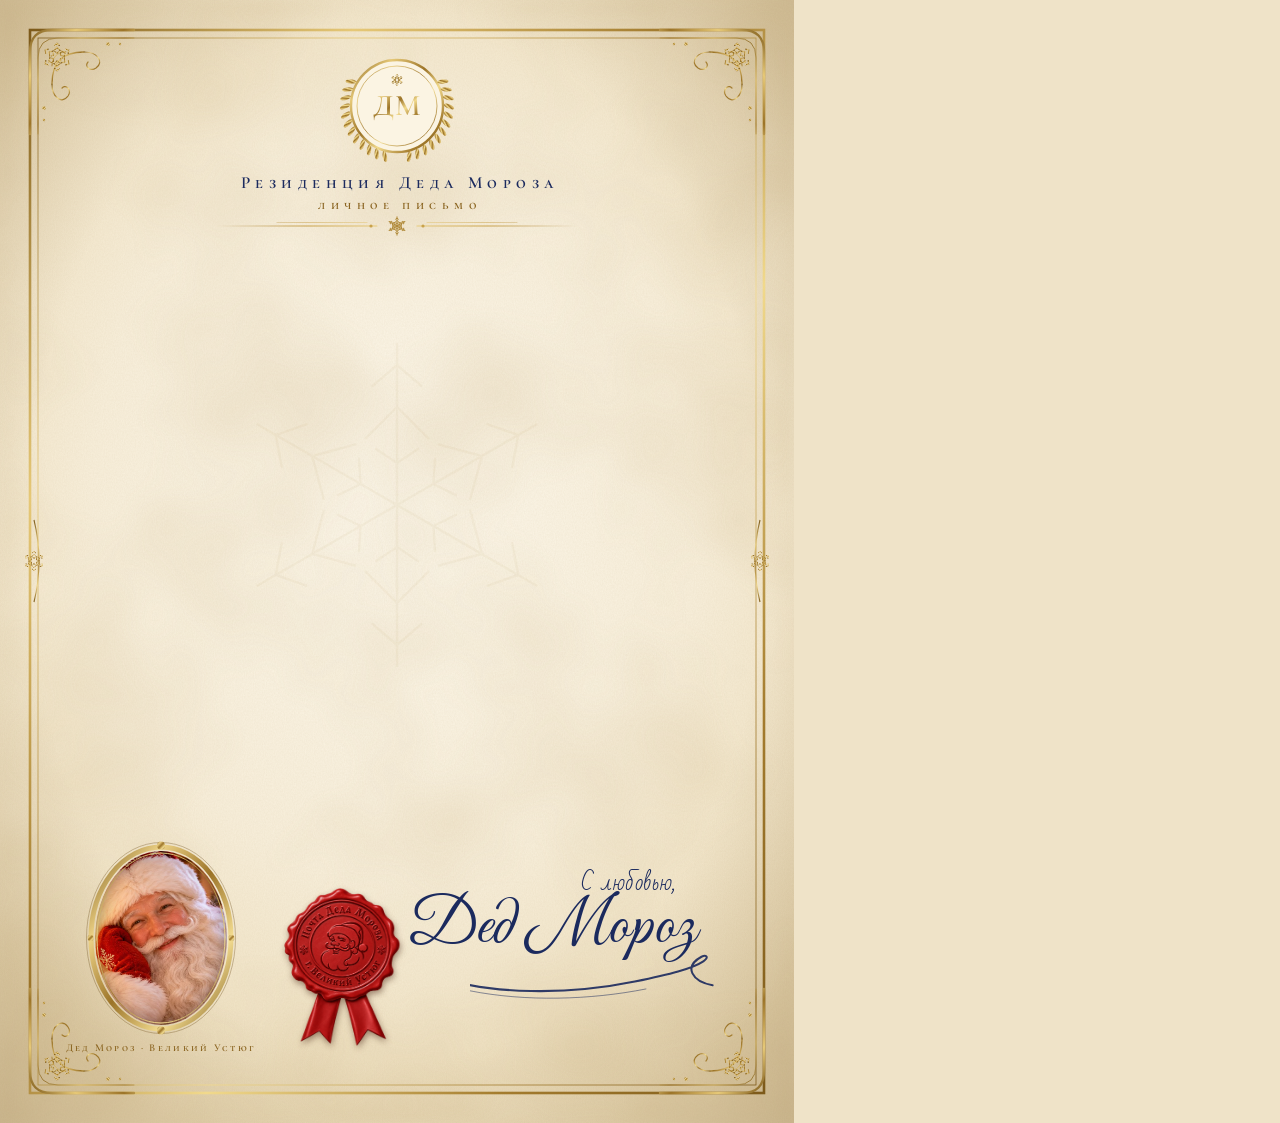
<file: letter/bg.html>
<!DOCTYPE html>
<html lang="ru">
<head>
<meta charset="utf-8">
<title>Фон письма Деда Мороза</title>
<!--
  Исходник фона PDF-письма. Не для посетителей сайта.
  Снимается в letter/bg-a4.jpg скриптом letter/render.py (A4, 794×1123 CSS px, масштаб 2).
  Текст под конкретного ребёнка накладывает сервер (supabase/functions/dm-order/pdf.js) в пустую зону
  от y=250 до y=830 px и x=104…690 px.
-->
<style>
@font-face{font-family:"Cormorant SC";src:url(CormorantSC-SemiBold.ttf);font-weight:600}
@font-face{font-family:"Bad Script";src:url(BadScript-Regular.ttf)}
@font-face{font-family:"Great Vibes";src:url(GreatVibes-Regular.ttf)}
:root{
  --ink:#1b2a5e;
  --ink-soft:#3d4b7a;
  --gold-dark:#8a6420;
  --gold:#c9a24b;
  --wax:#a3241a;
}
*{box-sizing:border-box;margin:0;padding:0}
html,body{width:794px;height:1123px;overflow:hidden;background:#efe3c8}
.page{position:relative;width:794px;height:1123px;overflow:hidden;
  background:
    radial-gradient(ellipse 70% 60% at 50% 45%, #fdf8ec 0%, #f8efdb 55%, #ecdcb8 100%);
}
.page svg.layer{position:absolute;inset:0;width:100%;height:100%}
.abs{position:absolute}

/* шапка */
.title{left:0;right:0;top:174px;text-align:center;font:600 17px/1 "Cormorant SC",serif;letter-spacing:.32em;color:var(--ink);padding-left:.32em}
.subtitle{left:0;right:0;top:199px;text-align:center;font:600 13px/1 "Cormorant SC",serif;letter-spacing:.42em;color:var(--gold-dark);padding-left:.42em}

/* медальон */
.medal{left:86px;top:842px;width:150px;height:192px}
.medal .photo{position:absolute;inset:9px;border-radius:50%;overflow:hidden;
  background:#2a1418 url(portrait.jpg) center 18%/cover no-repeat;
  box-shadow:inset 0 0 18px rgba(30,10,5,.55)}
.medal svg{position:absolute;inset:0;width:100%;height:100%;overflow:visible}
.medal-cap{left:46px;top:1042px;width:230px;white-space:nowrap;text-align:center;font:600 10.5px/1.2 "Cormorant SC",serif;letter-spacing:.22em;color:var(--gold-dark)}

/* подпись */
.sig-pre{right:118px;top:872px;font:22px/1 "Bad Script",cursive;color:var(--ink)}
.sig{right:96px;top:896px;font:64px/1 "Great Vibes",cursive;color:var(--ink);letter-spacing:.01em}
.sig-flourish{right:74px;top:954px;width:250px;height:46px}

/* печать */
.seal{left:268px;top:888px;width:146px;height:auto;filter:drop-shadow(1.5px 3px 3px rgba(58,21,5,.45))}
</style>
</head>
<body>
<div class="page">

  <!-- бумага: волокна, пятна, виньетка -->
  <svg class="layer" viewBox="0 0 794 1123" aria-hidden="true">
    <defs>
      <filter id="fibers" x="0" y="0" width="100%" height="100%">
        <feTurbulence type="fractalNoise" baseFrequency="0.9 0.55" numOctaves="3" seed="4" result="n"/>
        <feColorMatrix in="n" type="matrix" values="0 0 0 0 0.45  0 0 0 0 0.33  0 0 0 0 0.16  0 0 0 0.11 0"/>
      </filter>
      <filter id="mottle" x="0" y="0" width="100%" height="100%">
        <feTurbulence type="fractalNoise" baseFrequency="0.006" numOctaves="3" seed="11" result="m"/>
        <feColorMatrix in="m" type="matrix" values="0 0 0 0 0.55  0 0 0 0 0.40  0 0 0 0 0.18  0 0 0 0.55 -0.2"/>
        <feGaussianBlur stdDeviation="6"/>
      </filter>
      <radialGradient id="vig" cx="50%" cy="48%" r="75%">
        <stop offset="62%" stop-color="#6b4a17" stop-opacity="0"/>
        <stop offset="100%" stop-color="#6b4a17" stop-opacity=".28"/>
      </radialGradient>
      <linearGradient id="gold" x1="0" y1="0" x2="1" y2="1">
        <stop offset="0" stop-color="#7d5a1a"/><stop offset=".22" stop-color="#e6c877"/>
        <stop offset=".45" stop-color="#9c7428"/><stop offset=".62" stop-color="#f1d98c"/>
        <stop offset=".82" stop-color="#a47c2e"/><stop offset="1" stop-color="#7d5a1a"/>
      </linearGradient>
      <linearGradient id="goldV" x1="0" y1="0" x2="0" y2="1">
        <stop offset="0" stop-color="#7d5a1a"/><stop offset=".3" stop-color="#ead083"/>
        <stop offset=".55" stop-color="#9c7428"/><stop offset=".8" stop-color="#f0d68a"/><stop offset="1" stop-color="#7d5a1a"/>
      </linearGradient>
      <linearGradient id="goldH" gradientUnits="userSpaceOnUse" x1="-180" y1="0" x2="180" y2="0">
        <stop offset="0" stop-color="#a47c2e" stop-opacity="0"/><stop offset=".25" stop-color="#c9a24b"/>
        <stop offset=".5" stop-color="#f0d68a"/><stop offset=".75" stop-color="#c9a24b"/><stop offset="1" stop-color="#a47c2e" stop-opacity="0"/>
      </linearGradient>
      <symbol id="flake" viewBox="-50 -50 100 100">
        <g fill="none" stroke-linecap="round">
          <g id="arm">
            <line x1="0" y1="0" x2="0" y2="-46"/>
            <polyline points="-9,-19 0,-28 9,-19"/>
            <polyline points="-7,-34 0,-40 7,-34"/>
            <line x1="0" y1="-12" x2="-6" y2="-16"/><line x1="0" y1="-12" x2="6" y2="-16"/>
          </g>
          <use href="#arm" transform="rotate(60)"/><use href="#arm" transform="rotate(120)"/>
          <use href="#arm" transform="rotate(180)"/><use href="#arm" transform="rotate(240)"/><use href="#arm" transform="rotate(300)"/>
        </g>
      </symbol>
      <!-- угловой орнамент: завиток + снежинка, рисуется для левого верхнего угла -->
      <symbol id="corner" viewBox="0 0 120 120">
        <g fill="none" stroke="url(#gold)" stroke-linecap="round">
          <path d="M8 112 V30 Q8 8 30 8 H112" stroke-width="2.4"/>
          <path d="M16 112 V36 Q16 16 36 16 H112" stroke-width=".9"/>
          <path d="M30 62 C30 40 40 30 62 30" stroke-width="1.3"/>
          <path d="M44 30 C34 30 30 36 30 44" stroke-width="1"/>
          <path d="M62 30 C76 30 82 40 74 46 C68 50 62 44 66 40" stroke-width="1.2"/>
          <path d="M30 62 C30 76 40 82 46 74 C50 68 44 62 40 66" stroke-width="1.2"/>
          <circle cx="86" cy="22" r="1.8" fill="url(#gold)" stroke="none"/>
          <circle cx="22" cy="86" r="1.8" fill="url(#gold)" stroke="none"/>
          <circle cx="98" cy="22" r="1.2" fill="url(#gold)" stroke="none"/>
          <circle cx="22" cy="98" r="1.2" fill="url(#gold)" stroke="none"/>
        </g>
        <use href="#flake" x="18" y="18" width="34" height="34" stroke="url(#gold)" stroke-width="3.6"/>
      </symbol>
    </defs>

    <rect width="794" height="1123" filter="url(#mottle)" opacity=".7"/>
    <rect width="794" height="1123" filter="url(#fibers)"/>
    <rect width="794" height="1123" fill="url(#vig)"/>

    <!-- водяной знак: большая снежинка -->
    <use href="#flake" x="222" y="330" width="350" height="350" stroke="#a8823a" stroke-width=".7" opacity=".05"/>

    <!-- рамка -->
    <rect x="30" y="30" width="734" height="1063" fill="none" stroke="url(#gold)" stroke-width="2.6"/>
    <rect x="38" y="38" width="718" height="1047" fill="none" stroke="url(#gold)" stroke-width=".8"/>
    <use href="#corner" x="22" y="22" width="120" height="120"/>
    <use href="#corner" x="22" y="22" width="120" height="120" transform="translate(794 0) scale(-1 1)"/>
    <use href="#corner" x="22" y="22" width="120" height="120" transform="translate(0 1123) scale(1 -1)"/>
    <use href="#corner" x="22" y="22" width="120" height="120" transform="translate(794 1123) scale(-1 -1)"/>
    <!-- середины длинных сторон -->
    <g stroke="url(#goldV)" fill="none" stroke-width="1.1">
      <path d="M34 520 q10 41 0 82 M34 540 q-0 0 0 0"/>
      <path d="M760 520 q-10 41 0 82"/>
    </g>
    <use href="#flake" x="22" y="549" width="24" height="24" stroke="url(#gold)" stroke-width="4"/>
    <use href="#flake" x="748" y="549" width="24" height="24" stroke="url(#gold)" stroke-width="4"/>

    <!-- герб резиденции -->
    <g id="crest" transform="translate(397 106)">
      <circle r="46" fill="#fbf4e3" stroke="url(#gold)" stroke-width="2.4"/>
      <circle r="40" fill="none" stroke="url(#gold)" stroke-width=".8"/>
      <g id="wreath"></g>
      <text y="9" text-anchor="middle" font-family="Cormorant SC" font-weight="600" font-size="30" fill="url(#gold)" letter-spacing="1">ДМ</text>
      <use href="#flake" x="-7" y="-33" width="14" height="14" stroke="url(#gold)" stroke-width="6"/>
    </g>

    <!-- разделитель под заголовком -->
    <g transform="translate(397 226)" fill="none" stroke-linecap="round">
      <path d="M-180 0 H-20 M20 0 H180" stroke="url(#goldH)" stroke-width="1.1"/>
      <path d="M-120 -3.5 H-30 M30 -3.5 H120" stroke="url(#goldH)" stroke-width=".5"/>
      <circle cx="-26" cy="0" r="1.6" fill="#c9a24b"/><circle cx="26" cy="0" r="1.6" fill="#c9a24b"/>
      <use href="#flake" x="-10" y="-10" width="20" height="20" stroke="#b08a3a" stroke-width="5"/>
    </g>
  </svg>

  <div class="abs title">Резиденция Деда Мороза</div>
  <div class="abs subtitle">личное письмо</div>

  <!-- медальон с портретом -->
  <div class="abs medal">
    <div class="photo"></div>
    <svg viewBox="0 0 150 192" aria-hidden="true">
      <defs>
        <linearGradient id="g2" x1="0" y1="0" x2="1" y2="1">
          <stop offset="0" stop-color="#7d5a1a"/><stop offset=".25" stop-color="#ecd185"/>
          <stop offset=".5" stop-color="#9c7428"/><stop offset=".75" stop-color="#f3dc90"/><stop offset="1" stop-color="#7d5a1a"/>
        </linearGradient>
      </defs>
      <ellipse cx="75" cy="96" rx="70" ry="91" fill="none" stroke="url(#g2)" stroke-width="5"/>
      <ellipse cx="75" cy="96" rx="64" ry="85" fill="none" stroke="url(#g2)" stroke-width="1"/>
      <ellipse cx="75" cy="96" rx="74.5" ry="95.5" fill="none" stroke="#6b4a17" stroke-opacity=".35" stroke-width="1"/>
      <g fill="url(#g2)">
        <circle cx="75" cy="3.5" r="4"/><circle cx="75" cy="188.5" r="4"/>
        <circle cx="4.5" cy="96" r="3"/><circle cx="145.5" cy="96" r="3"/>
      </g>
    </svg>
  </div>
  <div class="abs medal-cap">Дед Мороз · Великий Устюг</div>

  <!-- подпись -->
  <div class="abs sig-pre">С любовью,</div>
  <div class="abs sig">Дед Мороз</div>
  <svg class="abs sig-flourish" viewBox="60 0 270 50" preserveAspectRatio="none" aria-hidden="true">
    <path d="M18 22 C80 46 170 44 238 30 C276 22 300 16 312 8 C318 4 316 0 310 3 C290 14 300 30 322 34"
          fill="none" stroke="#1b2a5e" stroke-width="2.2" stroke-linecap="round" opacity=".9"/>
    <path d="M60 40 C120 52 190 50 250 38" fill="none" stroke="#1b2a5e" stroke-width="1" stroke-linecap="round" opacity=".55"/>
  </svg>

  <!-- сургучная печать «Почта Деда Мороза · г. Великий Устюг» -->
  <img class="abs seal" src="seal.png" alt="">
</div>

<script>
/* венок из листьев вокруг герба */
(function(){
  var ns = 'http://www.w3.org/2000/svg', g = document.getElementById('wreath');
  for(var side = -1; side <= 1; side += 2){
    for(var i = 0; i < 12; i++){
      var a = (62 + i*9.5) * Math.PI/180, r = 52;
      var x = side * Math.cos(a - Math.PI/2) * r * -1, y = Math.sin(a - Math.PI/2) * r * -1;
      var e = document.createElementNS(ns, 'ellipse');
      e.setAttribute('cx', (side*Math.sin(a)*r).toFixed(2)); e.setAttribute('cy', (-Math.cos(a)*r).toFixed(2));
      e.setAttribute('rx', 2.1); e.setAttribute('ry', 5.6);
      e.setAttribute('fill', 'url(#gold)');
      e.setAttribute('transform', 'rotate(' + (side*(62 + i*9.5) + side*24) + ' ' + (side*Math.sin(a)*r).toFixed(2) + ' ' + (-Math.cos(a)*r).toFixed(2) + ')');
      g.appendChild(e);
    }
  }
})();
</script>
</body>
</html>
</file>
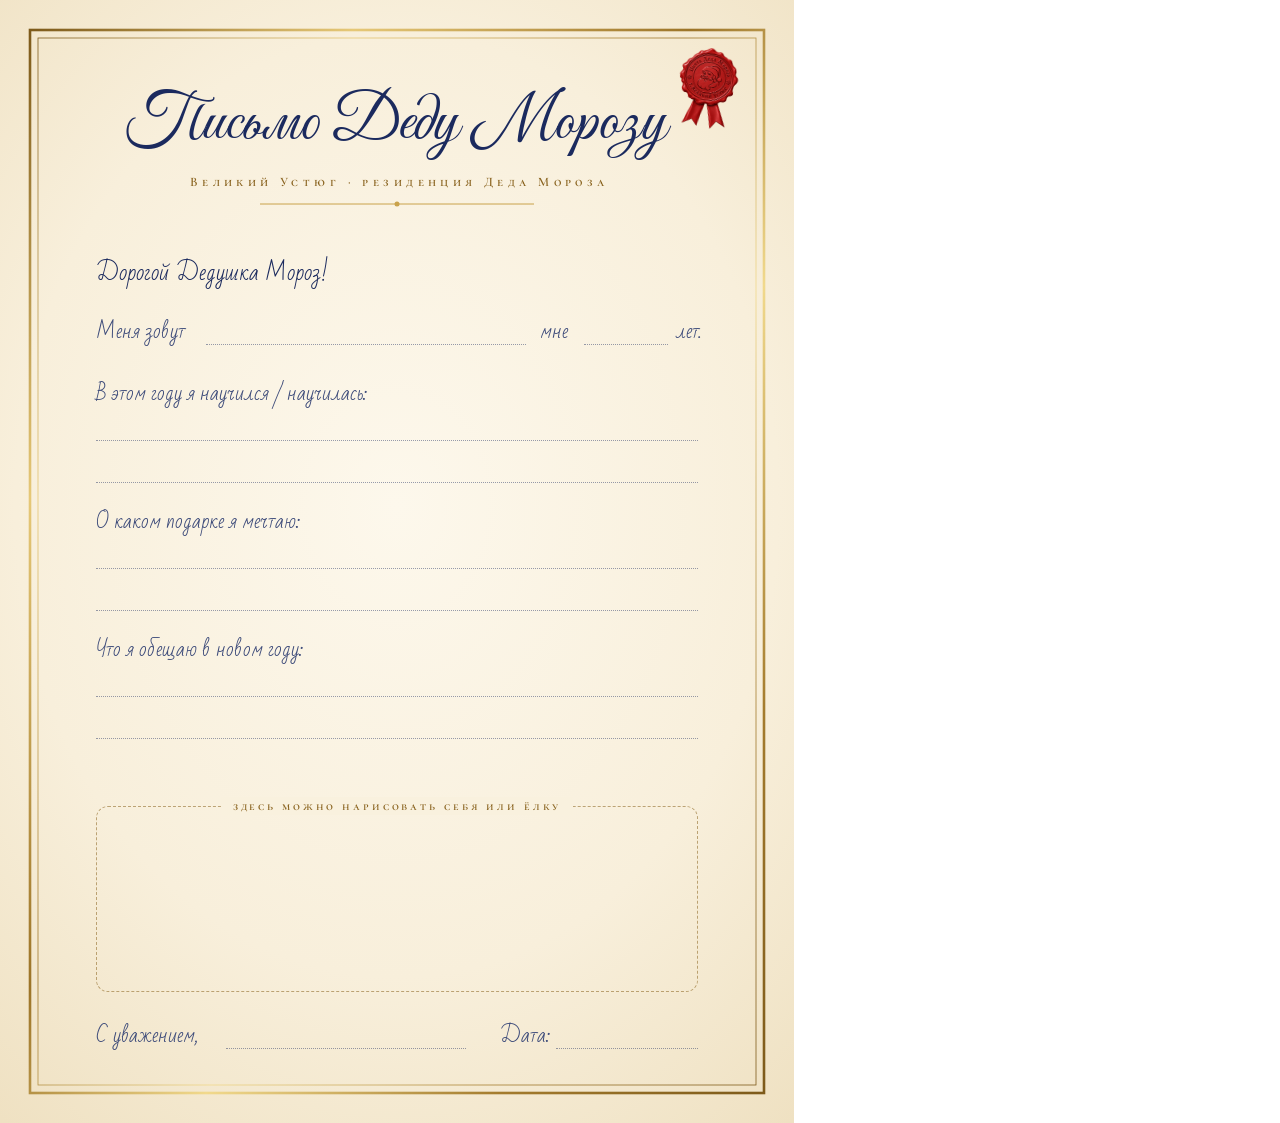
<file: letter/blank.html>
<!DOCTYPE html><html lang="ru"><head><meta charset="utf-8"><title>Письмо Деду Морозу</title>
<!-- Фон PDF «Письмо Деду Морозу» (бланк для ребёнка). Имя накладывает сервер (pdf.js, makeBlankPdf)
     на строку «Меня зовут»: x 206…526 px, базовая линия y 341 px. Возраст: x 600…660, та же линия. -->
<link rel="stylesheet" href="common.css"><style>
.page{position:relative;width:794px;height:1123px}
svg.layer{position:absolute;inset:0;width:100%;height:100%}
.t1{left:0;right:0;top:92px;text-align:center;font:64px/1 "Great Vibes";color:#1b2a5e}
.t2{left:0;right:0;top:176px;text-align:center;font:600 13px/1 "Cormorant SC";letter-spacing:.34em;color:#8a6420;padding-left:.34em}
.hand{font:22px/1 "Bad Script";color:#1b2a5e}
.q{font:20px/1 "Bad Script";color:#3d4b7a}
.ln{position:absolute;border-top:1.2px dotted rgba(27,42,94,.45)}
.draw{left:96px;top:806px;width:602px;height:186px;border:1.5px dashed rgba(138,100,32,.55);border-radius:12px}
.draw span{position:absolute;left:0;right:0;top:-11px;text-align:center}
.draw span i{font:600 12px/1 "Cormorant SC";letter-spacing:.24em;color:#8a6420;background:#f9f1de;padding:2px 12px;font-style:normal}
.stamp{right:50px;top:48px;width:74px;transform:rotate(8deg)}
</style></head><body><div class="page paper">
<svg class="layer" viewBox="0 0 794 1123"><defs><linearGradient id="gold" x1="0" y1="0" x2="1" y2="1"><stop offset="0" stop-color="#7d5a1a"/><stop offset=".22" stop-color="#e6c877"/><stop offset=".45" stop-color="#9c7428"/><stop offset=".62" stop-color="#f1d98c"/><stop offset=".82" stop-color="#a47c2e"/><stop offset="1" stop-color="#7d5a1a"/></linearGradient></defs>
<rect x="30" y="30" width="734" height="1063" fill="none" stroke="url(#gold)" stroke-width="2.6"/>
<rect x="38" y="38" width="718" height="1047" fill="none" stroke="url(#gold)" stroke-width=".8"/>
<path d="M260 204 H534" stroke="#c9a24b" stroke-width="1"/><circle cx="397" cy="204" r="2.5" fill="#c9a24b"/></svg>
<img class="abs stamp" src="seal.png" alt="">
<div class="abs t1">Письмо Деду Морозу</div>
<div class="abs t2">Великий Устюг · резиденция Деда Мороза</div>
<div class="abs hand" style="left:96px;top:262px">Дорогой Дедушка Мороз!</div>
<div class="abs q" style="left:96px;top:322px">Меня зовут</div><div class="ln" style="left:206px;top:344px;width:320px"></div>
<div class="abs q" style="left:540px;top:322px">мне</div><div class="ln" style="left:584px;top:344px;width:84px"></div><div class="abs q" style="left:676px;top:322px">лет.</div>
<div class="abs q" style="left:96px;top:384px">В этом году я научился / научилась:</div>
<div class="ln" style="left:96px;top:440px;width:602px"></div><div class="ln" style="left:96px;top:482px;width:602px"></div>
<div class="abs q" style="left:96px;top:512px">О каком подарке я мечтаю:</div>
<div class="ln" style="left:96px;top:568px;width:602px"></div><div class="ln" style="left:96px;top:610px;width:602px"></div>
<div class="abs q" style="left:96px;top:640px">Что я обещаю в новом году:</div>
<div class="ln" style="left:96px;top:696px;width:602px"></div><div class="ln" style="left:96px;top:738px;width:602px"></div>
<div class="abs draw"><span><i>здесь можно нарисовать себя или ёлку</i></span></div>
<div class="abs q" style="left:96px;top:1026px">С уважением,</div><div class="ln" style="left:226px;top:1048px;width:240px"></div>
<div class="abs q" style="left:500px;top:1026px">Дата:</div><div class="ln" style="left:556px;top:1048px;width:142px"></div>
</div></body></html>
</file>
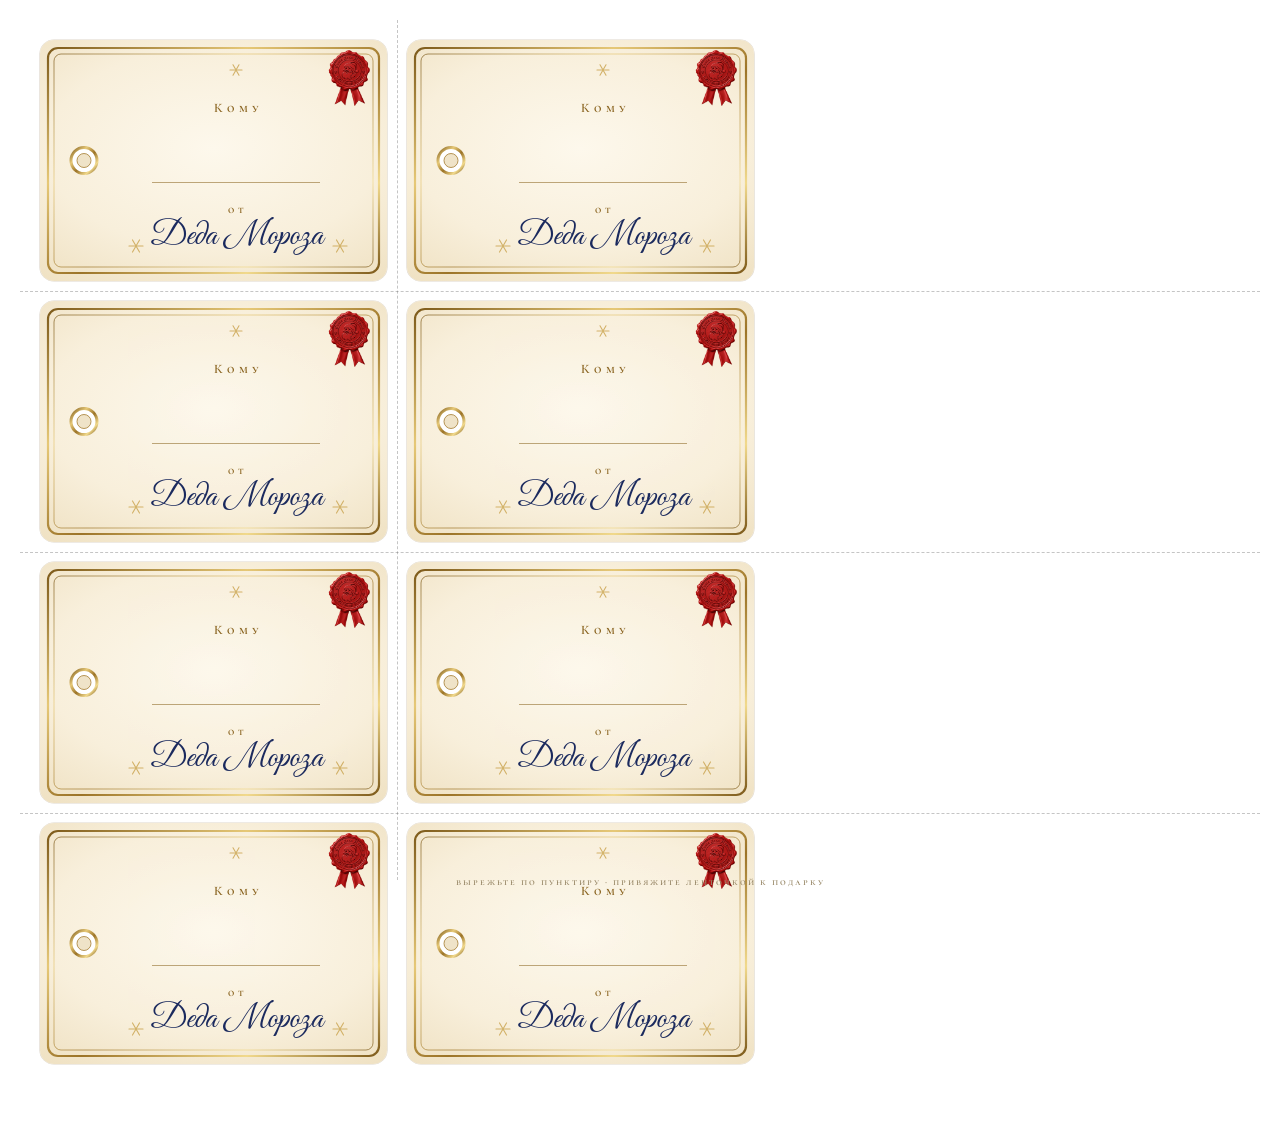
<file: letter/tags.html>
<!DOCTYPE html><html lang="ru"><head><meta charset="utf-8"><title>Бирки на подарки</title>
<!-- Фон PDF «Бирки на подарки» (A4, 2×4). Имя «Кому» накладывает сервер (pdf.js, makeTagsPdf):
     центр строки имени каждой бирки = левый край бирки + 196 px, верх бирки + 128 px. -->
<link rel="stylesheet" href="common.css"><style>
.tag{position:absolute;width:347px;height:241px;border-radius:14px;overflow:hidden;box-shadow:0 0 0 .6px rgba(120,90,40,.25)}
.tag svg{position:absolute;inset:0;width:100%;height:100%}
.kom{left:110px;width:172px;top:62px;text-align:center;font:600 13px/1 "Cormorant SC";letter-spacing:.32em;color:#8a6420;padding-left:.32em}
.line{left:112px;width:168px;top:142px;border-top:1px solid rgba(138,100,32,.55)}
.from{left:84px;width:224px;top:164px;text-align:center;font:600 11px/1 "Cormorant SC";letter-spacing:.28em;color:#8a6420;padding-left:.28em}
.sig{left:84px;width:224px;top:180px;text-align:center;font:34px/1 "Great Vibes";color:#1b2a5e}
.seal{right:12px;top:10px;width:52px}
.cut{position:absolute;border:0 dashed rgba(90,90,90,.35)}
</style></head><body><div id="p"></div>
<script>
var html='',X=[40,407],Y=[40,301,562,823];
for(var r=0;r<4;r++)for(var c=0;c<2;c++){var x=X[c],y=Y[r];
html+='<div class="tag paper" style="left:'+x+'px;top:'+y+'px">'+
'<svg viewBox="0 0 347 241"><defs><linearGradient id="g'+r+c+'" x1="0" y1="0" x2="1" y2="1"><stop offset="0" stop-color="#7d5a1a"/><stop offset=".3" stop-color="#e6c877"/><stop offset=".55" stop-color="#9c7428"/><stop offset=".8" stop-color="#f1d98c"/><stop offset="1" stop-color="#7d5a1a"/></linearGradient></defs>'+
'<rect x="8" y="8" width="331" height="225" rx="10" fill="none" stroke="url(#g'+r+c+')" stroke-width="2.2"/>'+
'<rect x="14" y="14" width="319" height="213" rx="7" fill="none" stroke="url(#g'+r+c+')" stroke-width=".7"/>'+
'<circle cx="44" cy="120.5" r="13" fill="#fff" stroke="url(#g'+r+c+')" stroke-width="3"/>'+
'<circle cx="44" cy="120.5" r="7" fill="#efe3c8" stroke="#a57d32" stroke-width=".8"/>'+
'<path d="M66 40 V201" stroke="url(#g'+r+c+')" stroke-width=".8" stroke-dasharray="2 4"/>'+
'<g stroke="#c9a24b" stroke-width="1.1" fill="none" stroke-linecap="round" opacity=".8">'+
flake(96,206,7)+flake(300,206,7)+flake(196,30,6)+'</g></svg>'+
'<div class="abs kom">Кому</div><div class="abs line"></div><div class="abs from">от</div><div class="abs sig">Деда Мороза</div>'+
'<img class="abs seal" src="seal.png" alt=""></div>';}
function flake(x,y,s){var o='';for(var a=0;a<3;a++){var t=a*Math.PI/3,dx=Math.cos(t)*s,dy=Math.sin(t)*s;o+='<line x1="'+(x-dx)+'" y1="'+(y-dy)+'" x2="'+(x+dx)+'" y2="'+(y+dy)+'"/>';}return o;}
html+='<div class="cut" style="left:397px;top:20px;bottom:20px;border-left-width:1px"></div>';
[291,552,813].forEach(function(y){html+='<div class="cut" style="top:'+y+'px;left:20px;right:20px;border-top-width:1px"></div>';});
html+='<div class="abs" style="left:0;right:0;bottom:12px;text-align:center;font:600 10px \'Cormorant SC\';letter-spacing:.2em;color:#9a8a6a">вырежьте по пунктиру · привяжите ленточкой к подарку</div>';
document.getElementById('p').innerHTML=html;
</script></body></html>
</file>
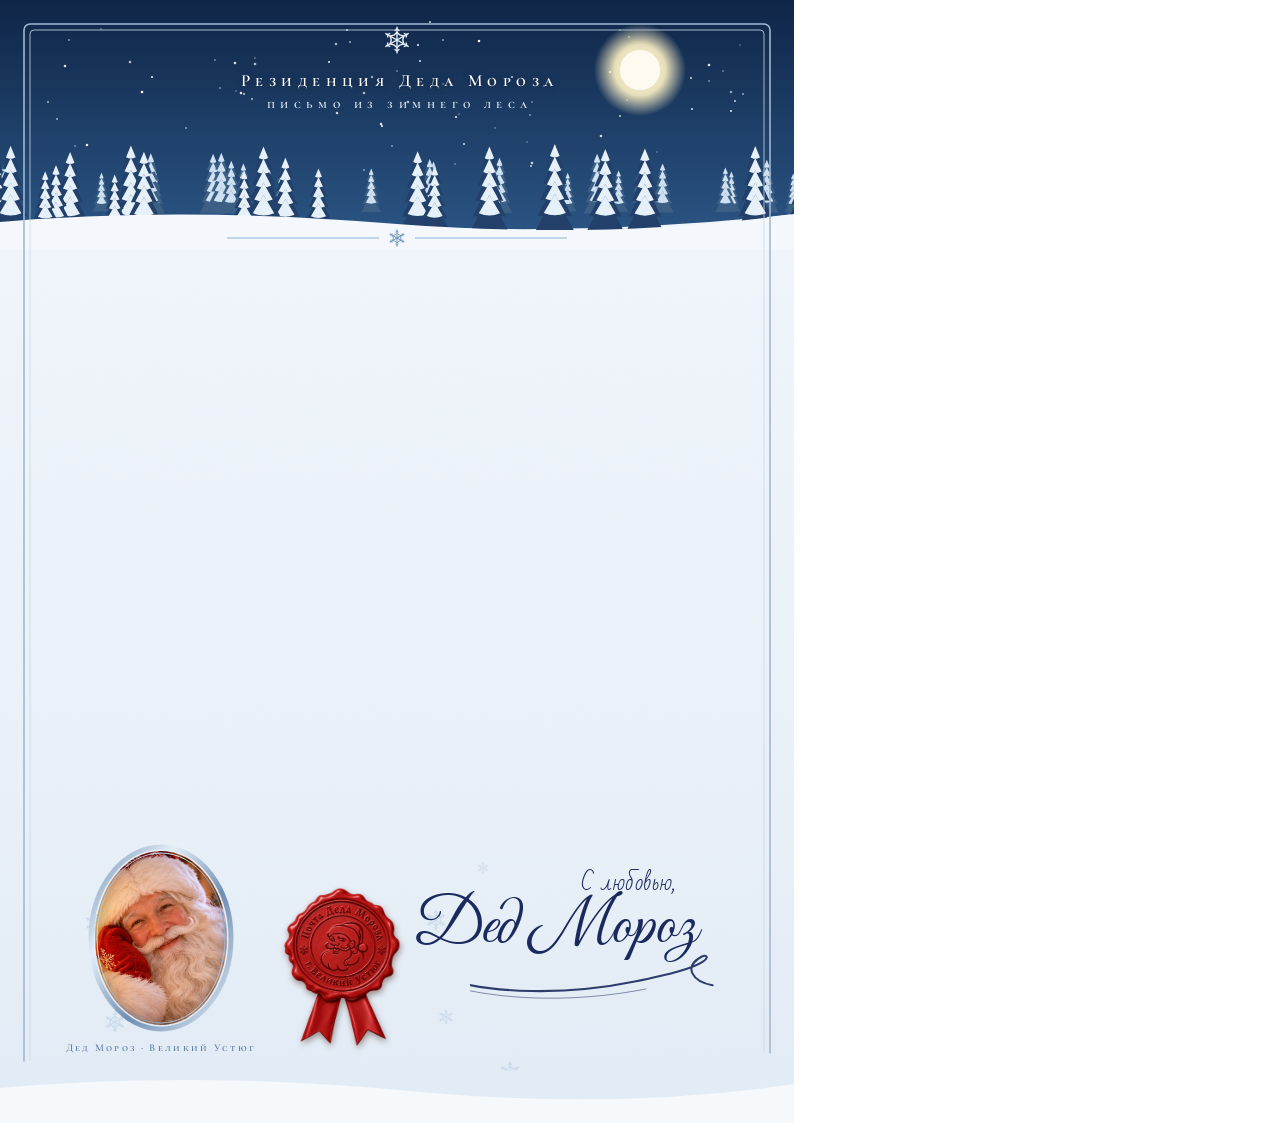
<file: letter/tpl-forest.html>
<!DOCTYPE html><html lang="ru"><head><meta charset="utf-8"><title>Зимний лес</title>
<!-- Шаблон бланка письма «Зимний лес». Снимается в tpl-forest.jpg скриптом letter/render.py.
     Зона текста, которую заполняет сервер: x 104…690 px, y 252…842 px — её оставляем светлой и пустой. -->
<style>
@font-face{font-family:"Cormorant SC";src:url(CormorantSC-SemiBold.ttf);font-weight:600}
@font-face{font-family:"Bad Script";src:url(BadScript-Regular.ttf)}
@font-face{font-family:"Great Vibes";src:url(GreatVibes-Regular.ttf)}
*{box-sizing:border-box;margin:0;padding:0}
html,body{width:794px;height:1123px;overflow:hidden}
.page{position:relative;width:794px;height:1123px;overflow:hidden;background:linear-gradient(#f4f8fc,#eaf1f8 70%,#e2ecf6)}
svg.layer{position:absolute;inset:0;width:100%;height:100%}
.abs{position:absolute}
.title{left:0;right:0;top:72px;text-align:center;font:600 17px/1 "Cormorant SC",serif;letter-spacing:.32em;padding-left:.32em;color:#fff}
.subtitle{left:0;right:0;top:98px;text-align:center;font:600 13px/1 "Cormorant SC",serif;letter-spacing:.42em;padding-left:.42em;color:#5f7ea3}
.medal{left:86px;top:842px;width:150px;height:192px}
.medal .photo{position:absolute;inset:9px;border-radius:50%;background:#2a1418 url(portrait.jpg) center 18%/cover;box-shadow:inset 0 0 18px rgba(30,10,5,.5)}
.medal svg{position:absolute;inset:0;width:100%;height:100%;overflow:visible}
.medal-cap{left:46px;top:1042px;width:230px;text-align:center;font:600 10.5px/1.2 "Cormorant SC",serif;letter-spacing:.22em;color:#5f7ea3}
.sig-pre{right:118px;top:872px;font:22px/1 "Bad Script",cursive;color:#1b2a5e}
.sig{right:96px;top:896px;font:64px/1 "Great Vibes",cursive;color:#1b2a5e}
.sig-fl{right:74px;top:954px;width:250px;height:46px}
.seal{left:268px;top:888px;width:146px;filter:drop-shadow(1.5px 3px 3px rgba(58,21,5,.45))}
.title{text-shadow:0 1px 6px rgba(0,0,0,.5)}.subtitle{color:#dce8f5 !important}.medal-cap{color:#5f7ea3}
</style></head><body><div class="page">
<svg class="layer" viewBox="0 0 794 1123" aria-hidden="true"><defs><symbol id="flake" viewBox="-50 -50 100 100"><g fill="none" stroke-linecap="round"><g id="arm"><line x1="0" y1="0" x2="0" y2="-46"/><polyline points="-9,-19 0,-28 9,-19"/><polyline points="-7,-34 0,-40 7,-34"/></g><use href="#arm" transform="rotate(60)"/><use href="#arm" transform="rotate(120)"/><use href="#arm" transform="rotate(180)"/><use href="#arm" transform="rotate(240)"/><use href="#arm" transform="rotate(300)"/></g></symbol>
<linearGradient id="sky" x1="0" y1="0" x2="0" y2="1"><stop offset="0" stop-color="#0f2547"/><stop offset="1" stop-color="#2b5584"/></linearGradient>
<radialGradient id="moon" cx="50%" cy="50%" r="50%"><stop offset="0" stop-color="#fff8e1"/><stop offset=".55" stop-color="#fff2c4" stop-opacity=".9"/><stop offset="1" stop-color="#fff2c4" stop-opacity="0"/></radialGradient>
<filter id="tex"><feTurbulence type="fractalNoise" baseFrequency=".8" numOctaves="2" seed="3"/><feColorMatrix values="0 0 0 0 .5 0 0 0 0 .6 0 0 0 0 .75 0 0 0 .06 0"/></filter></defs>
<rect width="794" height="1123" filter="url(#tex)"/>
<path d="M0 0 H794 V214 Q600 236 397 226 Q190 216 0 236Z" fill="url(#sky)"/>
<circle cx="464" cy="144" r="1" fill="#fff" opacity="0.83"/><circle cx="144" cy="167" r="1.3" fill="#fff" opacity="0.52"/><circle cx="392" cy="146" r="0.7" fill="#fff" opacity="0.99"/><circle cx="443" cy="40" r="1" fill="#fff" opacity="0.55"/><circle cx="350" cy="42" r="1" fill="#fff" opacity="0.65"/><circle cx="364" cy="170" r="0.7" fill="#fff" opacity="0.99"/><circle cx="364" cy="93" r="1.3" fill="#fff" opacity="0.66"/><circle cx="236" cy="91" r="0.7" fill="#fff" opacity="0.56"/><circle cx="627" cy="100" r="0.7" fill="#fff" opacity="0.81"/><circle cx="397" cy="71" r="0.7" fill="#fff" opacity="0.75"/><circle cx="408" cy="102" r="1.3" fill="#fff" opacity="0.68"/><circle cx="601" cy="136" r="1.3" fill="#fff" opacity="0.79"/><circle cx="65" cy="66" r="1.3" fill="#fff" opacity="0.85"/><circle cx="241" cy="93" r="1.3" fill="#fff" opacity="0.86"/><circle cx="723" cy="71" r="0.7" fill="#fff" opacity="0.79"/><circle cx="48" cy="102" r="1" fill="#fff" opacity="0.66"/><circle cx="235" cy="63" r="1.3" fill="#fff" opacity="0.82"/><circle cx="610" cy="72" r="1.3" fill="#fff" opacity="0.67"/><circle cx="709" cy="81" r="0.7" fill="#fff" opacity="0.93"/><circle cx="531" cy="166" r="1" fill="#fff" opacity="0.76"/><circle cx="418" cy="45" r="1" fill="#fff" opacity="0.97"/><circle cx="381" cy="124" r="1.3" fill="#fff" opacity="0.84"/><circle cx="337" cy="113" r="1.3" fill="#fff" opacity="0.76"/><circle cx="709" cy="65" r="1.3" fill="#fff" opacity="0.89"/><circle cx="495" cy="128" r="0.7" fill="#fff" opacity="0.60"/><circle cx="459" cy="114" r="0.7" fill="#fff" opacity="0.61"/><circle cx="530" cy="115" r="0.7" fill="#fff" opacity="0.99"/><circle cx="740" cy="45" r="0.7" fill="#fff" opacity="0.56"/><circle cx="731" cy="92" r="1.3" fill="#fff" opacity="0.52"/><circle cx="372" cy="77" r="1.3" fill="#fff" opacity="0.54"/><circle cx="186" cy="128" r="1" fill="#fff" opacity="0.50"/><circle cx="329" cy="62" r="1" fill="#fff" opacity="0.93"/><circle cx="532" cy="102" r="0.7" fill="#fff" opacity="0.77"/><circle cx="255" cy="64" r="1.3" fill="#fff" opacity="0.67"/><circle cx="455" cy="164" r="0.7" fill="#fff" opacity="0.71"/><circle cx="620" cy="116" r="1" fill="#fff" opacity="0.73"/><circle cx="152" cy="77" r="1" fill="#fff" opacity="0.98"/><circle cx="731" cy="111" r="1" fill="#fff" opacity="0.91"/><circle cx="512" cy="77" r="1" fill="#fff" opacity="0.78"/><circle cx="479" cy="41" r="1.3" fill="#fff" opacity="0.94"/><circle cx="443" cy="84" r="0.7" fill="#fff" opacity="0.75"/><circle cx="382" cy="126" r="1" fill="#fff" opacity="0.98"/><circle cx="692" cy="109" r="1" fill="#fff" opacity="0.87"/><circle cx="255" cy="58" r="0.7" fill="#fff" opacity="0.66"/><circle cx="743" cy="94" r="1" fill="#fff" opacity="0.57"/><circle cx="57" cy="119" r="1" fill="#fff" opacity="0.62"/><circle cx="69" cy="40" r="1" fill="#fff" opacity="0.51"/><circle cx="420" cy="61" r="1" fill="#fff" opacity="0.89"/><circle cx="215" cy="60" r="0.7" fill="#fff" opacity="0.86"/><circle cx="244" cy="94" r="1" fill="#fff" opacity="0.76"/><circle cx="657" cy="152" r="0.7" fill="#fff" opacity="0.51"/><circle cx="130" cy="62" r="1.3" fill="#fff" opacity="0.67"/><circle cx="252" cy="99" r="1" fill="#fff" opacity="0.67"/><circle cx="527" cy="142" r="0.7" fill="#fff" opacity="0.52"/><circle cx="220" cy="88" r="0.7" fill="#fff" opacity="0.94"/><circle cx="430" cy="22" r="1" fill="#fff" opacity="0.80"/><circle cx="532" cy="163" r="1.3" fill="#fff" opacity="0.74"/><circle cx="691" cy="78" r="1" fill="#fff" opacity="0.84"/><circle cx="554" cy="155" r="1" fill="#fff" opacity="0.92"/><circle cx="87" cy="145" r="1.3" fill="#fff" opacity="0.89"/><circle cx="456" cy="117" r="1" fill="#fff" opacity="0.96"/><circle cx="142" cy="92" r="1.3" fill="#fff" opacity="0.94"/><circle cx="735" cy="101" r="1" fill="#fff" opacity="0.79"/><circle cx="620" cy="30" r="0.7" fill="#fff" opacity="0.63"/><circle cx="101" cy="29" r="0.7" fill="#fff" opacity="0.67"/><circle cx="347" cy="30" r="1" fill="#fff" opacity="0.85"/><circle cx="75" cy="146" r="0.7" fill="#fff" opacity="0.81"/><circle cx="629" cy="37" r="0.7" fill="#fff" opacity="1.00"/><circle cx="544" cy="86" r="0.7" fill="#fff" opacity="0.81"/><circle cx="336" cy="44" r="1.3" fill="#fff" opacity="0.61"/><circle cx="640" cy="70" r="46" fill="url(#moon)"/><circle cx="640" cy="70" r="20" fill="#fffaf0"/>
<path d="M499.5 157.7 L505.0 172.8 L494.0 172.8Z" fill="#3c5f86"/><path d="M499.5 157.7 L502.5 165.2 Q499.5 167.0 496.5 165.2Z" fill="#cfe0f0"/><path d="M499.5 165.5 L506.8 182.8 L492.2 182.8Z" fill="#3c5f86"/><path d="M499.5 165.5 L503.5 174.2 Q499.5 176.3 495.5 174.2Z" fill="#cfe0f0"/><path d="M499.5 173.4 L508.6 192.9 L490.4 192.9Z" fill="#3c5f86"/><path d="M499.5 173.4 L504.5 183.1 Q499.5 185.5 494.5 183.1Z" fill="#cfe0f0"/><path d="M499.5 181.2 L510.3 203.0 L488.7 203.0Z" fill="#3c5f86"/><path d="M499.5 181.2 L505.5 192.1 Q499.5 194.7 493.5 192.1Z" fill="#cfe0f0"/><path d="M499.5 189.1 L512.1 213.0 L486.9 213.0Z" fill="#3c5f86"/><path d="M499.5 189.1 L506.4 201.1 Q499.5 203.9 492.6 201.1Z" fill="#cfe0f0"/><path d="M643.2 153.3 L649.2 169.7 L637.2 169.7Z" fill="#3c5f86"/><path d="M643.2 153.3 L646.5 161.5 Q643.2 163.4 639.9 161.5Z" fill="#cfe0f0"/><path d="M643.2 161.8 L651.1 180.6 L635.3 180.6Z" fill="#3c5f86"/><path d="M643.2 161.8 L647.6 171.2 Q643.2 173.5 638.8 171.2Z" fill="#cfe0f0"/><path d="M643.2 170.3 L653.1 191.6 L633.3 191.6Z" fill="#3c5f86"/><path d="M643.2 170.3 L648.6 181.0 Q643.2 183.5 637.8 181.0Z" fill="#cfe0f0"/><path d="M643.2 178.9 L655.0 202.5 L631.4 202.5Z" fill="#3c5f86"/><path d="M643.2 178.9 L649.7 190.7 Q643.2 193.5 636.7 190.7Z" fill="#cfe0f0"/><path d="M643.2 187.4 L656.9 213.5 L629.5 213.5Z" fill="#3c5f86"/><path d="M643.2 187.4 L650.7 200.4 Q643.2 203.6 635.7 200.4Z" fill="#cfe0f0"/><path d="M597.1 153.7 L603.1 170.0 L591.1 170.0Z" fill="#3c5f86"/><path d="M597.1 153.7 L600.4 161.9 Q597.1 163.8 593.8 161.9Z" fill="#cfe0f0"/><path d="M597.1 162.2 L605.0 180.9 L589.2 180.9Z" fill="#3c5f86"/><path d="M597.1 162.2 L601.4 171.5 Q597.1 173.8 592.8 171.5Z" fill="#cfe0f0"/><path d="M597.1 170.6 L606.9 191.7 L587.3 191.7Z" fill="#3c5f86"/><path d="M597.1 170.6 L602.5 181.2 Q597.1 183.7 591.7 181.2Z" fill="#cfe0f0"/><path d="M597.1 179.1 L608.8 202.6 L585.4 202.6Z" fill="#3c5f86"/><path d="M597.1 179.1 L603.5 190.8 Q597.1 193.7 590.7 190.8Z" fill="#cfe0f0"/><path d="M597.1 187.6 L610.7 213.4 L583.5 213.4Z" fill="#3c5f86"/><path d="M597.1 187.6 L604.6 200.5 Q597.1 203.6 589.6 200.5Z" fill="#cfe0f0"/><path d="M4.2 163.8 L9.1 177.0 L-0.7 177.0Z" fill="#3c5f86"/><path d="M4.2 163.8 L6.9 170.4 Q4.2 172.0 1.5 170.4Z" fill="#cfe0f0"/><path d="M4.2 170.7 L10.6 185.9 L-2.2 185.9Z" fill="#3c5f86"/><path d="M4.2 170.7 L7.7 178.3 Q4.2 180.1 0.7 178.3Z" fill="#cfe0f0"/><path d="M4.2 177.6 L12.2 194.7 L-3.8 194.7Z" fill="#3c5f86"/><path d="M4.2 177.6 L8.6 186.1 Q4.2 188.2 -0.2 186.1Z" fill="#cfe0f0"/><path d="M4.2 184.5 L13.7 203.6 L-5.3 203.6Z" fill="#3c5f86"/><path d="M4.2 184.5 L9.4 194.0 Q4.2 196.3 -1.0 194.0Z" fill="#cfe0f0"/><path d="M4.2 191.4 L15.3 212.4 L-6.9 212.4Z" fill="#3c5f86"/><path d="M4.2 191.4 L10.3 201.9 Q4.2 204.4 -1.9 201.9Z" fill="#cfe0f0"/><path d="M766.8 159.7 L772.1 174.2 L761.5 174.2Z" fill="#3c5f86"/><path d="M766.8 159.7 L769.7 167.0 Q766.8 168.7 763.9 167.0Z" fill="#cfe0f0"/><path d="M766.8 167.3 L773.8 183.9 L759.8 183.9Z" fill="#3c5f86"/><path d="M766.8 167.3 L770.7 175.6 Q766.8 177.6 762.9 175.6Z" fill="#cfe0f0"/><path d="M766.8 174.8 L775.5 193.5 L758.1 193.5Z" fill="#3c5f86"/><path d="M766.8 174.8 L771.6 184.2 Q766.8 186.4 762.0 184.2Z" fill="#cfe0f0"/><path d="M766.8 182.3 L777.2 203.2 L756.4 203.2Z" fill="#3c5f86"/><path d="M766.8 182.3 L772.5 192.7 Q766.8 195.2 761.1 192.7Z" fill="#cfe0f0"/><path d="M766.8 189.8 L778.9 212.8 L754.7 212.8Z" fill="#3c5f86"/><path d="M766.8 189.8 L773.4 201.3 Q766.8 204.1 760.2 201.3Z" fill="#cfe0f0"/><path d="M731.4 171.5 L735.4 182.5 L727.4 182.5Z" fill="#3c5f86"/><path d="M731.4 171.5 L733.6 177.0 Q731.4 178.3 729.2 177.0Z" fill="#cfe0f0"/><path d="M731.4 177.2 L736.7 189.8 L726.1 189.8Z" fill="#3c5f86"/><path d="M731.4 177.2 L734.3 183.5 Q731.4 185.0 728.5 183.5Z" fill="#cfe0f0"/><path d="M731.4 182.9 L738.0 197.1 L724.8 197.1Z" fill="#3c5f86"/><path d="M731.4 182.9 L735.0 190.0 Q731.4 191.7 727.8 190.0Z" fill="#cfe0f0"/><path d="M731.4 188.6 L739.2 204.4 L723.6 204.4Z" fill="#3c5f86"/><path d="M731.4 188.6 L735.7 196.5 Q731.4 198.4 727.1 196.5Z" fill="#cfe0f0"/><path d="M731.4 194.3 L740.5 211.6 L722.3 211.6Z" fill="#3c5f86"/><path d="M731.4 194.3 L736.4 203.0 Q731.4 205.0 726.4 203.0Z" fill="#cfe0f0"/><path d="M371.2 168.6 L375.5 180.4 L366.9 180.4Z" fill="#3c5f86"/><path d="M371.2 168.6 L373.6 174.5 Q371.2 175.9 368.8 174.5Z" fill="#cfe0f0"/><path d="M371.2 174.7 L376.9 188.3 L365.5 188.3Z" fill="#3c5f86"/><path d="M371.2 174.7 L374.3 181.5 Q371.2 183.1 368.1 181.5Z" fill="#cfe0f0"/><path d="M371.2 180.9 L378.3 196.2 L364.1 196.2Z" fill="#3c5f86"/><path d="M371.2 180.9 L375.1 188.5 Q371.2 190.4 367.3 188.5Z" fill="#cfe0f0"/><path d="M371.2 187.0 L379.7 204.1 L362.7 204.1Z" fill="#3c5f86"/><path d="M371.2 187.0 L375.9 195.5 Q371.2 197.6 366.5 195.5Z" fill="#cfe0f0"/><path d="M371.2 193.2 L381.1 211.9 L361.3 211.9Z" fill="#3c5f86"/><path d="M371.2 193.2 L376.6 202.6 Q371.2 204.8 365.8 202.6Z" fill="#cfe0f0"/><path d="M433.5 161.4 L438.6 175.4 L428.4 175.4Z" fill="#3c5f86"/><path d="M433.5 161.4 L436.3 168.4 Q433.5 170.0 430.7 168.4Z" fill="#cfe0f0"/><path d="M433.5 168.6 L440.3 184.7 L426.7 184.7Z" fill="#3c5f86"/><path d="M433.5 168.6 L437.2 176.7 Q433.5 178.6 429.8 176.7Z" fill="#cfe0f0"/><path d="M433.5 175.9 L441.9 194.0 L425.1 194.0Z" fill="#3c5f86"/><path d="M433.5 175.9 L438.1 185.0 Q433.5 187.1 428.9 185.0Z" fill="#cfe0f0"/><path d="M433.5 183.2 L443.5 203.3 L423.5 203.3Z" fill="#3c5f86"/><path d="M433.5 183.2 L439.0 193.3 Q433.5 195.7 428.0 193.3Z" fill="#cfe0f0"/><path d="M433.5 190.5 L445.2 212.7 L421.8 212.7Z" fill="#3c5f86"/><path d="M433.5 190.5 L439.9 201.6 Q433.5 204.2 427.1 201.6Z" fill="#cfe0f0"/><path d="M-9.1 169.2 L-4.8 180.9 L-13.4 180.9Z" fill="#3c5f86"/><path d="M-9.1 169.2 L-6.8 175.0 Q-9.1 176.4 -11.4 175.0Z" fill="#cfe0f0"/><path d="M-9.1 175.3 L-3.5 188.6 L-14.7 188.6Z" fill="#3c5f86"/><path d="M-9.1 175.3 L-6.0 181.9 Q-9.1 183.5 -12.2 181.9Z" fill="#cfe0f0"/><path d="M-9.1 181.3 L-2.1 196.4 L-16.1 196.4Z" fill="#3c5f86"/><path d="M-9.1 181.3 L-5.3 188.8 Q-9.1 190.7 -12.9 188.8Z" fill="#cfe0f0"/><path d="M-9.1 187.4 L-0.8 204.1 L-17.4 204.1Z" fill="#3c5f86"/><path d="M-9.1 187.4 L-4.5 195.7 Q-9.1 197.8 -13.7 195.7Z" fill="#cfe0f0"/><path d="M-9.1 193.4 L0.6 211.9 L-18.8 211.9Z" fill="#3c5f86"/><path d="M-9.1 193.4 L-3.8 202.7 Q-9.1 204.9 -14.4 202.7Z" fill="#cfe0f0"/><path d="M213.1 153.8 L219.1 170.1 L207.1 170.1Z" fill="#3c5f86"/><path d="M213.1 153.8 L216.4 162.0 Q213.1 163.9 209.8 162.0Z" fill="#cfe0f0"/><path d="M213.1 162.3 L221.0 180.9 L205.2 180.9Z" fill="#3c5f86"/><path d="M213.1 162.3 L217.4 171.6 Q213.1 173.8 208.8 171.6Z" fill="#cfe0f0"/><path d="M213.1 170.7 L222.8 191.8 L203.4 191.8Z" fill="#3c5f86"/><path d="M213.1 170.7 L218.5 181.2 Q213.1 183.8 207.7 181.2Z" fill="#cfe0f0"/><path d="M213.1 179.2 L224.7 202.6 L201.5 202.6Z" fill="#3c5f86"/><path d="M213.1 179.2 L219.5 190.9 Q213.1 193.7 206.7 190.9Z" fill="#cfe0f0"/><path d="M213.1 187.6 L226.6 213.4 L199.6 213.4Z" fill="#3c5f86"/><path d="M213.1 187.6 L220.5 200.5 Q213.1 203.6 205.7 200.5Z" fill="#cfe0f0"/><path d="M618.6 170.5 L622.7 181.7 L614.5 181.7Z" fill="#3c5f86"/><path d="M618.6 170.5 L620.9 176.1 Q618.6 177.5 616.3 176.1Z" fill="#cfe0f0"/><path d="M618.6 176.3 L624.0 189.2 L613.2 189.2Z" fill="#3c5f86"/><path d="M618.6 176.3 L621.6 182.8 Q618.6 184.3 615.6 182.8Z" fill="#cfe0f0"/><path d="M618.6 182.2 L625.4 196.7 L611.8 196.7Z" fill="#3c5f86"/><path d="M618.6 182.2 L622.3 189.5 Q618.6 191.2 614.9 189.5Z" fill="#cfe0f0"/><path d="M618.6 188.0 L626.7 204.2 L610.5 204.2Z" fill="#3c5f86"/><path d="M618.6 188.0 L623.0 196.1 Q618.6 198.1 614.2 196.1Z" fill="#cfe0f0"/><path d="M618.6 193.9 L628.0 211.8 L609.2 211.8Z" fill="#3c5f86"/><path d="M618.6 193.9 L623.8 202.8 Q618.6 205.0 613.4 202.8Z" fill="#cfe0f0"/><path d="M644.8 170.9 L648.9 182.1 L640.7 182.1Z" fill="#3c5f86"/><path d="M644.8 170.9 L647.0 176.5 Q644.8 177.8 642.6 176.5Z" fill="#cfe0f0"/><path d="M644.8 176.7 L650.2 189.5 L639.4 189.5Z" fill="#3c5f86"/><path d="M644.8 176.7 L647.8 183.1 Q644.8 184.6 641.8 183.1Z" fill="#cfe0f0"/><path d="M644.8 182.5 L651.5 196.9 L638.1 196.9Z" fill="#3c5f86"/><path d="M644.8 182.5 L648.5 189.7 Q644.8 191.4 641.1 189.7Z" fill="#cfe0f0"/><path d="M644.8 188.3 L652.8 204.3 L636.8 204.3Z" fill="#3c5f86"/><path d="M644.8 188.3 L649.2 196.3 Q644.8 198.2 640.4 196.3Z" fill="#cfe0f0"/><path d="M644.8 194.1 L654.1 211.7 L635.5 211.7Z" fill="#3c5f86"/><path d="M644.8 194.1 L649.9 202.9 Q644.8 205.0 639.7 202.9Z" fill="#cfe0f0"/><path d="M495.0 171.2 L499.0 182.2 L491.0 182.2Z" fill="#3c5f86"/><path d="M495.0 171.2 L497.2 176.7 Q495.0 178.1 492.8 176.7Z" fill="#cfe0f0"/><path d="M495.0 177.0 L500.3 189.6 L489.7 189.6Z" fill="#3c5f86"/><path d="M495.0 177.0 L497.9 183.3 Q495.0 184.8 492.1 183.3Z" fill="#cfe0f0"/><path d="M495.0 182.7 L501.6 197.0 L488.4 197.0Z" fill="#3c5f86"/><path d="M495.0 182.7 L498.6 189.8 Q495.0 191.5 491.4 189.8Z" fill="#cfe0f0"/><path d="M495.0 188.4 L502.9 204.3 L487.1 204.3Z" fill="#3c5f86"/><path d="M495.0 188.4 L499.4 196.4 Q495.0 198.3 490.6 196.4Z" fill="#cfe0f0"/><path d="M495.0 194.2 L504.2 211.7 L485.8 211.7Z" fill="#3c5f86"/><path d="M495.0 194.2 L500.1 202.9 Q495.0 205.0 489.9 202.9Z" fill="#cfe0f0"/><path d="M-18.5 154.8 L-12.7 170.8 L-24.3 170.8Z" fill="#3c5f86"/><path d="M-18.5 154.8 L-15.3 162.8 Q-18.5 164.7 -21.7 162.8Z" fill="#cfe0f0"/><path d="M-18.5 163.1 L-10.8 181.4 L-26.2 181.4Z" fill="#3c5f86"/><path d="M-18.5 163.1 L-14.3 172.3 Q-18.5 174.5 -22.7 172.3Z" fill="#cfe0f0"/><path d="M-18.5 171.4 L-8.9 192.0 L-28.1 192.0Z" fill="#3c5f86"/><path d="M-18.5 171.4 L-13.2 181.7 Q-18.5 184.2 -23.8 181.7Z" fill="#cfe0f0"/><path d="M-18.5 179.7 L-7.1 202.7 L-29.9 202.7Z" fill="#3c5f86"/><path d="M-18.5 179.7 L-12.2 191.2 Q-18.5 194.0 -24.8 191.2Z" fill="#cfe0f0"/><path d="M-18.5 188.0 L-5.2 213.3 L-31.8 213.3Z" fill="#3c5f86"/><path d="M-18.5 188.0 L-11.2 200.7 Q-18.5 203.7 -25.8 200.7Z" fill="#cfe0f0"/><path d="M154.7 169.3 L159.0 180.9 L150.4 180.9Z" fill="#3c5f86"/><path d="M154.7 169.3 L157.0 175.1 Q154.7 176.5 152.4 175.1Z" fill="#cfe0f0"/><path d="M154.7 175.3 L160.3 188.6 L149.1 188.6Z" fill="#3c5f86"/><path d="M154.7 175.3 L157.8 182.0 Q154.7 183.6 151.6 182.0Z" fill="#cfe0f0"/><path d="M154.7 181.3 L161.7 196.4 L147.7 196.4Z" fill="#3c5f86"/><path d="M154.7 181.3 L158.5 188.9 Q154.7 190.7 150.9 188.9Z" fill="#cfe0f0"/><path d="M154.7 187.4 L163.0 204.1 L146.4 204.1Z" fill="#3c5f86"/><path d="M154.7 187.4 L159.3 195.8 Q154.7 197.8 150.1 195.8Z" fill="#cfe0f0"/><path d="M154.7 193.4 L164.4 211.9 L145.0 211.9Z" fill="#3c5f86"/><path d="M154.7 193.4 L160.0 202.7 Q154.7 204.9 149.4 202.7Z" fill="#cfe0f0"/><path d="M799.3 154.8 L805.2 170.8 L793.4 170.8Z" fill="#3c5f86"/><path d="M799.3 154.8 L802.5 162.8 Q799.3 164.7 796.1 162.8Z" fill="#cfe0f0"/><path d="M799.3 163.1 L807.0 181.4 L791.6 181.4Z" fill="#3c5f86"/><path d="M799.3 163.1 L803.5 172.3 Q799.3 174.5 795.1 172.3Z" fill="#cfe0f0"/><path d="M799.3 171.4 L808.9 192.0 L789.7 192.0Z" fill="#3c5f86"/><path d="M799.3 171.4 L804.6 181.7 Q799.3 184.2 794.0 181.7Z" fill="#cfe0f0"/><path d="M799.3 179.7 L810.7 202.7 L787.9 202.7Z" fill="#3c5f86"/><path d="M799.3 179.7 L805.6 191.2 Q799.3 193.9 793.0 191.2Z" fill="#cfe0f0"/><path d="M799.3 188.0 L812.6 213.3 L786.0 213.3Z" fill="#3c5f86"/><path d="M799.3 188.0 L806.6 200.7 Q799.3 203.7 792.0 200.7Z" fill="#cfe0f0"/><path d="M221.3 152.8 L227.4 169.4 L215.2 169.4Z" fill="#3c5f86"/><path d="M221.3 152.8 L224.6 161.1 Q221.3 163.1 218.0 161.1Z" fill="#cfe0f0"/><path d="M221.3 161.5 L229.3 180.4 L213.3 180.4Z" fill="#3c5f86"/><path d="M221.3 161.5 L225.7 170.9 Q221.3 173.2 216.9 170.9Z" fill="#cfe0f0"/><path d="M221.3 170.1 L231.2 191.5 L211.4 191.5Z" fill="#3c5f86"/><path d="M221.3 170.1 L226.8 180.8 Q221.3 183.3 215.8 180.8Z" fill="#cfe0f0"/><path d="M221.3 178.7 L233.2 202.5 L209.4 202.5Z" fill="#3c5f86"/><path d="M221.3 178.7 L227.8 190.6 Q221.3 193.4 214.8 190.6Z" fill="#cfe0f0"/><path d="M221.3 187.3 L235.1 213.5 L207.5 213.5Z" fill="#3c5f86"/><path d="M221.3 187.3 L228.9 200.4 Q221.3 203.5 213.7 200.4Z" fill="#cfe0f0"/><path d="M429.7 159.1 L435.1 173.8 L424.3 173.8Z" fill="#3c5f86"/><path d="M429.7 159.1 L432.7 166.4 Q429.7 168.2 426.7 166.4Z" fill="#cfe0f0"/><path d="M429.7 166.7 L436.8 183.5 L422.6 183.5Z" fill="#3c5f86"/><path d="M429.7 166.7 L433.6 175.1 Q429.7 177.2 425.8 175.1Z" fill="#cfe0f0"/><path d="M429.7 174.3 L438.5 193.3 L420.9 193.3Z" fill="#3c5f86"/><path d="M429.7 174.3 L434.5 183.8 Q429.7 186.1 424.9 183.8Z" fill="#cfe0f0"/><path d="M429.7 182.0 L440.2 203.1 L419.2 203.1Z" fill="#3c5f86"/><path d="M429.7 182.0 L435.5 192.5 Q429.7 195.1 423.9 192.5Z" fill="#cfe0f0"/><path d="M429.7 189.6 L441.9 212.9 L417.5 212.9Z" fill="#3c5f86"/><path d="M429.7 189.6 L436.4 201.3 Q429.7 204.0 423.0 201.3Z" fill="#cfe0f0"/><path d="M150.8 153.3 L156.8 169.7 L144.8 169.7Z" fill="#3c5f86"/><path d="M150.8 153.3 L154.1 161.5 Q150.8 163.5 147.5 161.5Z" fill="#cfe0f0"/><path d="M150.8 161.8 L158.7 180.6 L142.9 180.6Z" fill="#3c5f86"/><path d="M150.8 161.8 L155.2 171.2 Q150.8 173.5 146.4 171.2Z" fill="#cfe0f0"/><path d="M150.8 170.4 L160.6 191.6 L141.0 191.6Z" fill="#3c5f86"/><path d="M150.8 170.4 L156.2 181.0 Q150.8 183.5 145.4 181.0Z" fill="#cfe0f0"/><path d="M150.8 178.9 L162.6 202.5 L139.0 202.5Z" fill="#3c5f86"/><path d="M150.8 178.9 L157.3 190.7 Q150.8 193.6 144.3 190.7Z" fill="#cfe0f0"/><path d="M150.8 187.4 L164.5 213.5 L137.1 213.5Z" fill="#3c5f86"/><path d="M150.8 187.4 L158.3 200.5 Q150.8 203.6 143.3 200.5Z" fill="#cfe0f0"/><path d="M556.0 152.7 L562.1 169.3 L549.9 169.3Z" fill="#3c5f86"/><path d="M556.0 152.7 L559.3 161.0 Q556.0 163.0 552.7 161.0Z" fill="#cfe0f0"/><path d="M556.0 161.4 L564.0 180.4 L548.0 180.4Z" fill="#3c5f86"/><path d="M556.0 161.4 L560.4 170.9 Q556.0 173.1 551.6 170.9Z" fill="#cfe0f0"/><path d="M556.0 170.0 L565.9 191.4 L546.1 191.4Z" fill="#3c5f86"/><path d="M556.0 170.0 L561.5 180.7 Q556.0 183.3 550.5 180.7Z" fill="#cfe0f0"/><path d="M556.0 178.6 L567.9 202.5 L544.1 202.5Z" fill="#3c5f86"/><path d="M556.0 178.6 L562.5 190.5 Q556.0 193.4 549.5 190.5Z" fill="#cfe0f0"/><path d="M556.0 187.2 L569.8 213.5 L542.2 213.5Z" fill="#3c5f86"/><path d="M556.0 187.2 L563.6 200.4 Q556.0 203.5 548.4 200.4Z" fill="#cfe0f0"/><path d="M725.4 167.4 L729.9 179.6 L720.9 179.6Z" fill="#3c5f86"/><path d="M725.4 167.4 L727.9 173.5 Q725.4 175.0 722.9 173.5Z" fill="#cfe0f0"/><path d="M725.4 173.8 L731.3 187.7 L719.5 187.7Z" fill="#3c5f86"/><path d="M725.4 173.8 L728.6 180.7 Q725.4 182.4 722.2 180.7Z" fill="#cfe0f0"/><path d="M725.4 180.1 L732.7 195.8 L718.1 195.8Z" fill="#3c5f86"/><path d="M725.4 180.1 L729.4 188.0 Q725.4 189.8 721.4 188.0Z" fill="#cfe0f0"/><path d="M725.4 186.4 L734.1 203.9 L716.7 203.9Z" fill="#3c5f86"/><path d="M725.4 186.4 L730.2 195.2 Q725.4 197.3 720.6 195.2Z" fill="#cfe0f0"/><path d="M725.4 192.7 L735.5 212.1 L715.3 212.1Z" fill="#3c5f86"/><path d="M725.4 192.7 L731.0 202.4 Q725.4 204.7 719.8 202.4Z" fill="#cfe0f0"/><path d="M281.2 170.3 L285.3 181.6 L277.1 181.6Z" fill="#3c5f86"/><path d="M281.2 170.3 L283.5 176.0 Q281.2 177.4 278.9 176.0Z" fill="#cfe0f0"/><path d="M281.2 176.2 L286.7 189.2 L275.7 189.2Z" fill="#3c5f86"/><path d="M281.2 176.2 L284.2 182.7 Q281.2 184.3 278.2 182.7Z" fill="#cfe0f0"/><path d="M281.2 182.1 L288.0 196.7 L274.4 196.7Z" fill="#3c5f86"/><path d="M281.2 182.1 L284.9 189.4 Q281.2 191.2 277.5 189.4Z" fill="#cfe0f0"/><path d="M281.2 188.0 L289.3 204.2 L273.1 204.2Z" fill="#3c5f86"/><path d="M281.2 188.0 L285.7 196.1 Q281.2 198.1 276.7 196.1Z" fill="#cfe0f0"/><path d="M281.2 193.8 L290.6 211.8 L271.8 211.8Z" fill="#3c5f86"/><path d="M281.2 193.8 L286.4 202.8 Q281.2 205.0 276.0 202.8Z" fill="#cfe0f0"/><path d="M101.5 172.6 L105.4 183.2 L97.6 183.2Z" fill="#3c5f86"/><path d="M101.5 172.6 L103.6 177.9 Q101.5 179.2 99.4 177.9Z" fill="#cfe0f0"/><path d="M101.5 178.1 L106.6 190.3 L96.4 190.3Z" fill="#3c5f86"/><path d="M101.5 178.1 L104.3 184.2 Q101.5 185.7 98.7 184.2Z" fill="#cfe0f0"/><path d="M101.5 183.6 L107.9 197.4 L95.1 197.4Z" fill="#3c5f86"/><path d="M101.5 183.6 L105.0 190.5 Q101.5 192.1 98.0 190.5Z" fill="#cfe0f0"/><path d="M101.5 189.1 L109.1 204.5 L93.9 204.5Z" fill="#3c5f86"/><path d="M101.5 189.1 L105.7 196.8 Q101.5 198.6 97.3 196.8Z" fill="#cfe0f0"/><path d="M101.5 194.7 L110.4 211.5 L92.6 211.5Z" fill="#3c5f86"/><path d="M101.5 194.7 L106.4 203.1 Q101.5 205.1 96.6 203.1Z" fill="#cfe0f0"/><path d="M231.3 160.7 L236.5 174.9 L226.1 174.9Z" fill="#3c5f86"/><path d="M231.3 160.7 L234.2 167.8 Q231.3 169.5 228.4 167.8Z" fill="#cfe0f0"/><path d="M231.3 168.1 L238.2 184.4 L224.4 184.4Z" fill="#3c5f86"/><path d="M231.3 168.1 L235.1 176.2 Q231.3 178.2 227.5 176.2Z" fill="#cfe0f0"/><path d="M231.3 175.5 L239.8 193.8 L222.8 193.8Z" fill="#3c5f86"/><path d="M231.3 175.5 L236.0 184.6 Q231.3 186.9 226.6 184.6Z" fill="#cfe0f0"/><path d="M231.3 182.9 L241.5 203.3 L221.1 203.3Z" fill="#3c5f86"/><path d="M231.3 182.9 L236.9 193.1 Q231.3 195.5 225.7 193.1Z" fill="#cfe0f0"/><path d="M231.3 190.2 L243.1 212.7 L219.5 212.7Z" fill="#3c5f86"/><path d="M231.3 190.2 L237.8 201.5 Q231.3 204.2 224.8 201.5Z" fill="#cfe0f0"/><path d="M-17.2 159.1 L-11.8 173.8 L-22.6 173.8Z" fill="#3c5f86"/><path d="M-17.2 159.1 L-14.2 166.4 Q-17.2 168.2 -20.2 166.4Z" fill="#cfe0f0"/><path d="M-17.2 166.7 L-10.1 183.5 L-24.3 183.5Z" fill="#3c5f86"/><path d="M-17.2 166.7 L-13.3 175.1 Q-17.2 177.1 -21.1 175.1Z" fill="#cfe0f0"/><path d="M-17.2 174.3 L-8.4 193.3 L-26.0 193.3Z" fill="#3c5f86"/><path d="M-17.2 174.3 L-12.4 183.8 Q-17.2 186.1 -22.0 183.8Z" fill="#cfe0f0"/><path d="M-17.2 182.0 L-6.7 203.1 L-27.7 203.1Z" fill="#3c5f86"/><path d="M-17.2 182.0 L-11.4 192.5 Q-17.2 195.1 -23.0 192.5Z" fill="#cfe0f0"/><path d="M-17.2 189.6 L-5.0 212.9 L-29.4 212.9Z" fill="#3c5f86"/><path d="M-17.2 189.6 L-10.5 201.2 Q-17.2 204.0 -23.9 201.2Z" fill="#cfe0f0"/><path d="M261.8 167.2 L266.3 179.4 L257.3 179.4Z" fill="#3c5f86"/><path d="M261.8 167.2 L264.3 173.3 Q261.8 174.8 259.3 173.3Z" fill="#cfe0f0"/><path d="M261.8 173.5 L267.7 187.6 L255.9 187.6Z" fill="#3c5f86"/><path d="M261.8 173.5 L265.1 180.6 Q261.8 182.3 258.5 180.6Z" fill="#cfe0f0"/><path d="M261.8 179.9 L269.1 195.8 L254.5 195.8Z" fill="#3c5f86"/><path d="M261.8 179.9 L265.8 187.8 Q261.8 189.7 257.8 187.8Z" fill="#cfe0f0"/><path d="M261.8 186.3 L270.6 203.9 L253.0 203.9Z" fill="#3c5f86"/><path d="M261.8 186.3 L266.6 195.1 Q261.8 197.2 257.0 195.1Z" fill="#cfe0f0"/><path d="M261.8 192.7 L272.0 212.1 L251.6 212.1Z" fill="#3c5f86"/><path d="M261.8 192.7 L267.4 202.4 Q261.8 204.7 256.2 202.4Z" fill="#cfe0f0"/><path d="M662.6 163.4 L667.5 176.8 L657.7 176.8Z" fill="#3c5f86"/><path d="M662.6 163.4 L665.3 170.1 Q662.6 171.7 659.9 170.1Z" fill="#cfe0f0"/><path d="M662.6 170.4 L669.1 185.7 L656.1 185.7Z" fill="#3c5f86"/><path d="M662.6 170.4 L666.2 178.0 Q662.6 179.9 659.0 178.0Z" fill="#cfe0f0"/><path d="M662.6 177.3 L670.6 194.6 L654.6 194.6Z" fill="#3c5f86"/><path d="M662.6 177.3 L667.0 186.0 Q662.6 188.1 658.2 186.0Z" fill="#cfe0f0"/><path d="M662.6 184.3 L672.2 203.5 L653.0 203.5Z" fill="#3c5f86"/><path d="M662.6 184.3 L667.9 193.9 Q662.6 196.2 657.3 193.9Z" fill="#cfe0f0"/><path d="M662.6 191.2 L673.7 212.5 L651.5 212.5Z" fill="#3c5f86"/><path d="M662.6 191.2 L668.7 201.8 Q662.6 204.4 656.5 201.8Z" fill="#cfe0f0"/><path d="M243.4 163.4 L248.3 176.8 L238.5 176.8Z" fill="#3c5f86"/><path d="M243.4 163.4 L246.1 170.1 Q243.4 171.7 240.7 170.1Z" fill="#cfe0f0"/><path d="M243.4 170.4 L249.9 185.7 L236.9 185.7Z" fill="#3c5f86"/><path d="M243.4 170.4 L247.0 178.0 Q243.4 179.9 239.8 178.0Z" fill="#cfe0f0"/><path d="M243.4 177.3 L251.4 194.6 L235.4 194.6Z" fill="#3c5f86"/><path d="M243.4 177.3 L247.8 186.0 Q243.4 188.1 239.0 186.0Z" fill="#cfe0f0"/><path d="M243.4 184.3 L253.0 203.5 L233.8 203.5Z" fill="#3c5f86"/><path d="M243.4 184.3 L248.7 193.9 Q243.4 196.2 238.1 193.9Z" fill="#cfe0f0"/><path d="M243.4 191.2 L254.5 212.5 L232.3 212.5Z" fill="#3c5f86"/><path d="M243.4 191.2 L249.5 201.8 Q243.4 204.4 237.3 201.8Z" fill="#cfe0f0"/><path d="M567.7 172.7 L571.6 183.3 L563.8 183.3Z" fill="#3c5f86"/><path d="M567.7 172.7 L569.8 178.0 Q567.7 179.3 565.6 178.0Z" fill="#cfe0f0"/><path d="M567.7 178.2 L572.8 190.4 L562.6 190.4Z" fill="#3c5f86"/><path d="M567.7 178.2 L570.5 184.3 Q567.7 185.8 564.9 184.3Z" fill="#cfe0f0"/><path d="M567.7 183.7 L574.0 197.4 L561.4 197.4Z" fill="#3c5f86"/><path d="M567.7 183.7 L571.2 190.6 Q567.7 192.2 564.2 190.6Z" fill="#cfe0f0"/><path d="M567.7 189.2 L575.3 204.5 L560.1 204.5Z" fill="#3c5f86"/><path d="M567.7 189.2 L571.9 196.9 Q567.7 198.7 563.5 196.9Z" fill="#cfe0f0"/><path d="M567.7 194.7 L576.5 211.5 L558.9 211.5Z" fill="#3c5f86"/><path d="M567.7 194.7 L572.5 203.1 Q567.7 205.1 562.9 203.1Z" fill="#cfe0f0"/><path d="M793.2 173.5 L797.0 183.8 L789.4 183.8Z" fill="#3c5f86"/><path d="M793.2 173.5 L795.3 178.7 Q793.2 179.9 791.1 178.7Z" fill="#cfe0f0"/><path d="M793.2 178.9 L798.2 190.7 L788.2 190.7Z" fill="#3c5f86"/><path d="M793.2 178.9 L796.0 184.8 Q793.2 186.2 790.4 184.8Z" fill="#cfe0f0"/><path d="M793.2 184.3 L799.4 197.6 L787.0 197.6Z" fill="#3c5f86"/><path d="M793.2 184.3 L796.6 191.0 Q793.2 192.6 789.8 191.0Z" fill="#cfe0f0"/><path d="M793.2 189.6 L800.6 204.5 L785.8 204.5Z" fill="#3c5f86"/><path d="M793.2 189.6 L797.3 197.1 Q793.2 198.9 789.1 197.1Z" fill="#cfe0f0"/><path d="M793.2 195.0 L801.8 211.5 L784.6 211.5Z" fill="#3c5f86"/><path d="M793.2 195.0 L797.9 203.2 Q793.2 205.2 788.5 203.2Z" fill="#cfe0f0"/><path d="M605.3 149.0 L613.6 171.5 L597.0 171.5Z" fill="#22406a"/><path d="M605.3 149.0 L609.8 160.2 Q605.3 162.9 600.8 160.2Z" fill="#e6f0f9"/><path d="M605.3 160.7 L616.2 186.5 L594.4 186.5Z" fill="#22406a"/><path d="M605.3 160.7 L611.3 173.6 Q605.3 176.7 599.3 173.6Z" fill="#e6f0f9"/><path d="M605.3 172.4 L618.8 201.5 L591.8 201.5Z" fill="#22406a"/><path d="M605.3 172.4 L612.7 186.9 Q605.3 190.4 597.9 186.9Z" fill="#e6f0f9"/><path d="M605.3 184.1 L621.4 216.5 L589.2 216.5Z" fill="#22406a"/><path d="M605.3 184.1 L614.2 200.3 Q605.3 204.2 596.4 200.3Z" fill="#e6f0f9"/><path d="M605.3 195.8 L624.1 231.5 L586.5 231.5Z" fill="#22406a"/><path d="M605.3 195.8 L615.6 213.6 Q605.3 217.9 595.0 213.6Z" fill="#e6f0f9"/><path d="M-4.9 150.8 L3.2 172.8 L-13.0 172.8Z" fill="#22406a"/><path d="M-4.9 150.8 L-0.5 161.8 Q-4.9 164.4 -9.3 161.8Z" fill="#e6f0f9"/><path d="M-4.9 162.2 L5.7 187.4 L-15.5 187.4Z" fill="#22406a"/><path d="M-4.9 162.2 L0.9 174.8 Q-4.9 177.8 -10.7 174.8Z" fill="#e6f0f9"/><path d="M-4.9 173.6 L8.3 202.0 L-18.1 202.0Z" fill="#22406a"/><path d="M-4.9 173.6 L2.3 187.8 Q-4.9 191.2 -12.1 187.8Z" fill="#e6f0f9"/><path d="M-4.9 185.1 L10.8 216.7 L-20.6 216.7Z" fill="#22406a"/><path d="M-4.9 185.1 L3.8 200.9 Q-4.9 204.7 -13.6 200.9Z" fill="#e6f0f9"/><path d="M-4.9 196.5 L13.4 231.3 L-23.2 231.3Z" fill="#22406a"/><path d="M-4.9 196.5 L5.2 213.9 Q-4.9 218.1 -15.0 213.9Z" fill="#e6f0f9"/><path d="M285.4 157.5 L292.7 177.4 L278.1 177.4Z" fill="#22406a"/><path d="M285.4 157.5 L289.4 167.5 Q285.4 169.9 281.4 167.5Z" fill="#e6f0f9"/><path d="M285.4 167.9 L295.0 190.7 L275.8 190.7Z" fill="#22406a"/><path d="M285.4 167.9 L290.7 179.3 Q285.4 182.0 280.1 179.3Z" fill="#e6f0f9"/><path d="M285.4 178.2 L297.4 204.0 L273.4 204.0Z" fill="#22406a"/><path d="M285.4 178.2 L292.0 191.1 Q285.4 194.2 278.8 191.1Z" fill="#e6f0f9"/><path d="M285.4 188.6 L299.7 217.3 L271.1 217.3Z" fill="#22406a"/><path d="M285.4 188.6 L293.3 203.0 Q285.4 206.4 277.5 203.0Z" fill="#e6f0f9"/><path d="M285.4 199.0 L302.0 230.7 L268.8 230.7Z" fill="#22406a"/><path d="M285.4 199.0 L294.5 214.8 Q285.4 218.6 276.3 214.8Z" fill="#e6f0f9"/><path d="M-12.4 174.5 L-7.0 189.4 L-17.8 189.4Z" fill="#22406a"/><path d="M-12.4 174.5 L-9.4 181.9 Q-12.4 183.7 -15.4 181.9Z" fill="#e6f0f9"/><path d="M-12.4 182.2 L-5.2 199.3 L-19.6 199.3Z" fill="#22406a"/><path d="M-12.4 182.2 L-8.5 190.7 Q-12.4 192.8 -16.3 190.7Z" fill="#e6f0f9"/><path d="M-12.4 189.9 L-3.5 209.2 L-21.3 209.2Z" fill="#22406a"/><path d="M-12.4 189.9 L-7.5 199.5 Q-12.4 201.9 -17.3 199.5Z" fill="#e6f0f9"/><path d="M-12.4 197.7 L-1.8 219.1 L-23.0 219.1Z" fill="#22406a"/><path d="M-12.4 197.7 L-6.5 208.4 Q-12.4 210.9 -18.3 208.4Z" fill="#e6f0f9"/><path d="M-12.4 205.4 L-0.0 228.9 L-24.8 228.9Z" fill="#22406a"/><path d="M-12.4 205.4 L-5.6 217.2 Q-12.4 220.0 -19.2 217.2Z" fill="#e6f0f9"/><path d="M130.9 145.4 L139.5 169.0 L122.3 169.0Z" fill="#22406a"/><path d="M130.9 145.4 L135.7 157.2 Q130.9 160.0 126.1 157.2Z" fill="#e6f0f9"/><path d="M130.9 157.7 L142.3 184.7 L119.5 184.7Z" fill="#22406a"/><path d="M130.9 157.7 L137.2 171.2 Q130.9 174.4 124.6 171.2Z" fill="#e6f0f9"/><path d="M130.9 169.9 L145.0 200.4 L116.8 200.4Z" fill="#22406a"/><path d="M130.9 169.9 L138.7 185.2 Q130.9 188.8 123.1 185.2Z" fill="#e6f0f9"/><path d="M130.9 182.2 L147.8 216.1 L114.0 216.1Z" fill="#22406a"/><path d="M130.9 182.2 L140.2 199.2 Q130.9 203.2 121.6 199.2Z" fill="#e6f0f9"/><path d="M130.9 194.5 L150.5 231.9 L111.3 231.9Z" fill="#22406a"/><path d="M130.9 194.5 L141.7 213.2 Q130.9 217.6 120.1 213.2Z" fill="#e6f0f9"/><path d="M143.9 151.8 L151.8 173.5 L136.0 173.5Z" fill="#22406a"/><path d="M143.9 151.8 L148.3 162.6 Q143.9 165.2 139.5 162.6Z" fill="#e6f0f9"/><path d="M143.9 163.1 L154.4 187.9 L133.4 187.9Z" fill="#22406a"/><path d="M143.9 163.1 L149.7 175.5 Q143.9 178.5 138.1 175.5Z" fill="#e6f0f9"/><path d="M143.9 174.3 L156.9 202.3 L130.9 202.3Z" fill="#22406a"/><path d="M143.9 174.3 L151.0 188.3 Q143.9 191.7 136.8 188.3Z" fill="#e6f0f9"/><path d="M143.9 185.6 L159.4 216.8 L128.4 216.8Z" fill="#22406a"/><path d="M143.9 185.6 L152.4 201.2 Q143.9 204.9 135.4 201.2Z" fill="#e6f0f9"/><path d="M143.9 196.9 L161.9 231.2 L125.9 231.2Z" fill="#22406a"/><path d="M143.9 196.9 L153.8 214.0 Q143.9 218.2 134.0 214.0Z" fill="#e6f0f9"/><path d="M755.3 145.9 L763.9 169.3 L746.7 169.3Z" fill="#22406a"/><path d="M755.3 145.9 L760.0 157.6 Q755.3 160.4 750.6 157.6Z" fill="#e6f0f9"/><path d="M755.3 158.0 L766.6 184.9 L744.0 184.9Z" fill="#22406a"/><path d="M755.3 158.0 L761.5 171.5 Q755.3 174.7 749.1 171.5Z" fill="#e6f0f9"/><path d="M755.3 170.2 L769.4 200.6 L741.2 200.6Z" fill="#22406a"/><path d="M755.3 170.2 L763.0 185.4 Q755.3 189.0 747.6 185.4Z" fill="#e6f0f9"/><path d="M755.3 182.4 L772.1 216.2 L738.5 216.2Z" fill="#22406a"/><path d="M755.3 182.4 L764.5 199.3 Q755.3 203.4 746.1 199.3Z" fill="#e6f0f9"/><path d="M755.3 194.6 L774.8 231.8 L735.8 231.8Z" fill="#22406a"/><path d="M755.3 194.6 L766.0 213.2 Q755.3 217.7 744.6 213.2Z" fill="#e6f0f9"/><path d="M267.2 164.6 L273.7 182.5 L260.7 182.5Z" fill="#22406a"/><path d="M267.2 164.6 L270.8 173.5 Q267.2 175.7 263.6 173.5Z" fill="#e6f0f9"/><path d="M267.2 173.9 L275.8 194.3 L258.6 194.3Z" fill="#22406a"/><path d="M267.2 173.9 L271.9 184.1 Q267.2 186.6 262.5 184.1Z" fill="#e6f0f9"/><path d="M267.2 183.2 L277.9 206.2 L256.5 206.2Z" fill="#22406a"/><path d="M267.2 183.2 L273.1 194.7 Q267.2 197.4 261.3 194.7Z" fill="#e6f0f9"/><path d="M267.2 192.4 L280.0 218.1 L254.4 218.1Z" fill="#22406a"/><path d="M267.2 192.4 L274.2 205.2 Q267.2 208.3 260.2 205.2Z" fill="#e6f0f9"/><path d="M267.2 201.7 L282.0 229.9 L252.4 229.9Z" fill="#22406a"/><path d="M267.2 201.7 L275.4 215.8 Q267.2 219.2 259.0 215.8Z" fill="#e6f0f9"/><path d="M417.6 151.2 L425.6 173.0 L409.6 173.0Z" fill="#22406a"/><path d="M417.6 151.2 L422.0 162.1 Q417.6 164.7 413.2 162.1Z" fill="#e6f0f9"/><path d="M417.6 162.5 L428.2 187.6 L407.0 187.6Z" fill="#22406a"/><path d="M417.6 162.5 L423.4 175.1 Q417.6 178.1 411.8 175.1Z" fill="#e6f0f9"/><path d="M417.6 173.9 L430.7 202.2 L404.5 202.2Z" fill="#22406a"/><path d="M417.6 173.9 L424.8 188.0 Q417.6 191.4 410.4 188.0Z" fill="#e6f0f9"/><path d="M417.6 185.3 L433.3 216.7 L401.9 216.7Z" fill="#22406a"/><path d="M417.6 185.3 L426.2 201.0 Q417.6 204.8 409.0 201.0Z" fill="#e6f0f9"/><path d="M417.6 196.6 L435.8 231.3 L399.4 231.3Z" fill="#22406a"/><path d="M417.6 196.6 L427.6 214.0 Q417.6 218.1 407.6 214.0Z" fill="#e6f0f9"/><path d="M70.1 152.1 L78.0 173.6 L62.2 173.6Z" fill="#22406a"/><path d="M70.1 152.1 L74.5 162.8 Q70.1 165.4 65.7 162.8Z" fill="#e6f0f9"/><path d="M70.1 163.3 L80.5 188.0 L59.7 188.0Z" fill="#22406a"/><path d="M70.1 163.3 L75.8 175.7 Q70.1 178.6 64.4 175.7Z" fill="#e6f0f9"/><path d="M70.1 174.5 L83.1 202.4 L57.1 202.4Z" fill="#22406a"/><path d="M70.1 174.5 L77.2 188.5 Q70.1 191.8 63.0 188.5Z" fill="#e6f0f9"/><path d="M70.1 185.7 L85.6 216.8 L54.6 216.8Z" fill="#22406a"/><path d="M70.1 185.7 L78.6 201.3 Q70.1 205.0 61.6 201.3Z" fill="#e6f0f9"/><path d="M70.1 196.9 L88.1 231.2 L52.1 231.2Z" fill="#22406a"/><path d="M70.1 196.9 L80.0 214.1 Q70.1 218.2 60.2 214.1Z" fill="#e6f0f9"/><path d="M644.9 148.5 L653.2 171.1 L636.6 171.1Z" fill="#22406a"/><path d="M644.9 148.5 L649.5 159.8 Q644.9 162.5 640.3 159.8Z" fill="#e6f0f9"/><path d="M644.9 160.3 L655.8 186.2 L634.0 186.2Z" fill="#22406a"/><path d="M644.9 160.3 L650.9 173.3 Q644.9 176.4 638.9 173.3Z" fill="#e6f0f9"/><path d="M644.9 172.0 L658.5 201.3 L631.3 201.3Z" fill="#22406a"/><path d="M644.9 172.0 L652.4 186.7 Q644.9 190.2 637.4 186.7Z" fill="#e6f0f9"/><path d="M644.9 183.8 L661.1 216.4 L628.7 216.4Z" fill="#22406a"/><path d="M644.9 183.8 L653.8 200.1 Q644.9 204.1 636.0 200.1Z" fill="#e6f0f9"/><path d="M644.9 195.6 L663.8 231.6 L626.0 231.6Z" fill="#22406a"/><path d="M644.9 195.6 L655.3 213.6 Q644.9 217.9 634.5 213.6Z" fill="#e6f0f9"/><path d="M10.6 145.7 L19.2 169.2 L2.0 169.2Z" fill="#22406a"/><path d="M10.6 145.7 L15.3 157.5 Q10.6 160.3 5.9 157.5Z" fill="#e6f0f9"/><path d="M10.6 157.9 L21.9 184.9 L-0.7 184.9Z" fill="#22406a"/><path d="M10.6 157.9 L16.8 171.4 Q10.6 174.6 4.4 171.4Z" fill="#e6f0f9"/><path d="M10.6 170.2 L24.7 200.5 L-3.5 200.5Z" fill="#22406a"/><path d="M10.6 170.2 L18.3 185.3 Q10.6 189.0 2.9 185.3Z" fill="#e6f0f9"/><path d="M10.6 182.4 L27.4 216.2 L-6.2 216.2Z" fill="#22406a"/><path d="M10.6 182.4 L19.9 199.3 Q10.6 203.3 1.3 199.3Z" fill="#e6f0f9"/><path d="M10.6 194.6 L30.2 231.8 L-9.0 231.8Z" fill="#22406a"/><path d="M10.6 194.6 L21.4 213.2 Q10.6 217.7 -0.2 213.2Z" fill="#e6f0f9"/><path d="M56.0 165.1 L62.5 182.8 L49.5 182.8Z" fill="#22406a"/><path d="M56.0 165.1 L59.6 173.9 Q56.0 176.1 52.4 173.9Z" fill="#e6f0f9"/><path d="M56.0 174.3 L64.5 194.5 L47.5 194.5Z" fill="#22406a"/><path d="M56.0 174.3 L60.7 184.4 Q56.0 186.8 51.3 184.4Z" fill="#e6f0f9"/><path d="M56.0 183.5 L66.6 206.3 L45.4 206.3Z" fill="#22406a"/><path d="M56.0 183.5 L61.8 194.9 Q56.0 197.6 50.2 194.9Z" fill="#e6f0f9"/><path d="M56.0 192.7 L68.7 218.1 L43.3 218.1Z" fill="#22406a"/><path d="M56.0 192.7 L63.0 205.4 Q56.0 208.4 49.0 205.4Z" fill="#e6f0f9"/><path d="M56.0 201.9 L70.7 229.9 L41.3 229.9Z" fill="#22406a"/><path d="M56.0 201.9 L64.1 215.9 Q56.0 219.2 47.9 215.9Z" fill="#e6f0f9"/><path d="M489.4 146.6 L497.9 169.8 L480.9 169.8Z" fill="#22406a"/><path d="M489.4 146.6 L494.1 158.2 Q489.4 161.0 484.7 158.2Z" fill="#e6f0f9"/><path d="M489.4 158.7 L500.6 185.3 L478.2 185.3Z" fill="#22406a"/><path d="M489.4 158.7 L495.6 172.0 Q489.4 175.2 483.2 172.0Z" fill="#e6f0f9"/><path d="M489.4 170.8 L503.3 200.8 L475.5 200.8Z" fill="#22406a"/><path d="M489.4 170.8 L497.1 185.8 Q489.4 189.4 481.7 185.8Z" fill="#e6f0f9"/><path d="M489.4 182.8 L506.0 216.3 L472.8 216.3Z" fill="#22406a"/><path d="M489.4 182.8 L498.6 199.5 Q489.4 203.6 480.2 199.5Z" fill="#e6f0f9"/><path d="M489.4 194.9 L508.7 231.7 L470.1 231.7Z" fill="#22406a"/><path d="M489.4 194.9 L500.0 213.3 Q489.4 217.7 478.8 213.3Z" fill="#e6f0f9"/><path d="M263.5 146.4 L272.0 169.7 L255.0 169.7Z" fill="#22406a"/><path d="M263.5 146.4 L268.2 158.1 Q263.5 160.9 258.8 158.1Z" fill="#e6f0f9"/><path d="M263.5 158.5 L274.7 185.2 L252.3 185.2Z" fill="#22406a"/><path d="M263.5 158.5 L269.7 171.9 Q263.5 175.1 257.3 171.9Z" fill="#e6f0f9"/><path d="M263.5 170.6 L277.5 200.7 L249.5 200.7Z" fill="#22406a"/><path d="M263.5 170.6 L271.2 185.7 Q263.5 189.3 255.8 185.7Z" fill="#e6f0f9"/><path d="M263.5 182.7 L280.2 216.2 L246.8 216.2Z" fill="#22406a"/><path d="M263.5 182.7 L272.7 199.5 Q263.5 203.5 254.3 199.5Z" fill="#e6f0f9"/><path d="M263.5 194.8 L282.9 231.8 L244.1 231.8Z" fill="#22406a"/><path d="M263.5 194.8 L274.2 213.3 Q263.5 217.7 252.8 213.3Z" fill="#e6f0f9"/><path d="M434.7 166.0 L441.1 183.4 L428.3 183.4Z" fill="#22406a"/><path d="M434.7 166.0 L438.2 174.7 Q434.7 176.8 431.2 174.7Z" fill="#e6f0f9"/><path d="M434.7 175.0 L443.1 195.0 L426.3 195.0Z" fill="#22406a"/><path d="M434.7 175.0 L439.3 185.0 Q434.7 187.4 430.1 185.0Z" fill="#e6f0f9"/><path d="M434.7 184.1 L445.1 206.6 L424.3 206.6Z" fill="#22406a"/><path d="M434.7 184.1 L440.4 195.3 Q434.7 198.0 429.0 195.3Z" fill="#e6f0f9"/><path d="M434.7 193.1 L447.2 218.2 L422.2 218.2Z" fill="#22406a"/><path d="M434.7 193.1 L441.6 205.7 Q434.7 208.7 427.8 205.7Z" fill="#e6f0f9"/><path d="M434.7 202.2 L449.2 229.8 L420.2 229.8Z" fill="#22406a"/><path d="M434.7 202.2 L442.7 216.0 Q434.7 219.3 426.7 216.0Z" fill="#e6f0f9"/><path d="M244.2 170.3 L250.1 186.4 L238.3 186.4Z" fill="#22406a"/><path d="M244.2 170.3 L247.4 178.4 Q244.2 180.3 241.0 178.4Z" fill="#e6f0f9"/><path d="M244.2 178.7 L252.0 197.2 L236.4 197.2Z" fill="#22406a"/><path d="M244.2 178.7 L248.5 187.9 Q244.2 190.1 239.9 187.9Z" fill="#e6f0f9"/><path d="M244.2 187.1 L253.9 207.9 L234.5 207.9Z" fill="#22406a"/><path d="M244.2 187.1 L249.5 197.5 Q244.2 200.0 238.9 197.5Z" fill="#e6f0f9"/><path d="M244.2 195.4 L255.7 218.6 L232.7 218.6Z" fill="#22406a"/><path d="M244.2 195.4 L250.5 207.0 Q244.2 209.8 237.9 207.0Z" fill="#e6f0f9"/><path d="M244.2 203.8 L257.6 229.4 L230.8 229.4Z" fill="#22406a"/><path d="M244.2 203.8 L251.6 216.6 Q244.2 219.7 236.8 216.6Z" fill="#e6f0f9"/><path d="M45.2 171.2 L51.0 187.1 L39.4 187.1Z" fill="#22406a"/><path d="M45.2 171.2 L48.4 179.2 Q45.2 181.1 42.0 179.2Z" fill="#e6f0f9"/><path d="M45.2 179.5 L52.9 197.6 L37.5 197.6Z" fill="#22406a"/><path d="M45.2 179.5 L49.4 188.5 Q45.2 190.7 41.0 188.5Z" fill="#e6f0f9"/><path d="M45.2 187.7 L54.7 208.2 L35.7 208.2Z" fill="#22406a"/><path d="M45.2 187.7 L50.4 197.9 Q45.2 200.4 40.0 197.9Z" fill="#e6f0f9"/><path d="M45.2 195.9 L56.5 218.7 L33.9 218.7Z" fill="#22406a"/><path d="M45.2 195.9 L51.4 207.3 Q45.2 210.1 39.0 207.3Z" fill="#e6f0f9"/><path d="M45.2 204.2 L58.4 229.3 L32.0 229.3Z" fill="#22406a"/><path d="M45.2 204.2 L52.5 216.7 Q45.2 219.7 37.9 216.7Z" fill="#e6f0f9"/><path d="M554.8 144.1 L563.6 168.1 L546.0 168.1Z" fill="#22406a"/><path d="M554.8 144.1 L559.6 156.1 Q554.8 159.0 550.0 156.1Z" fill="#e6f0f9"/><path d="M554.8 156.6 L566.4 184.1 L543.2 184.1Z" fill="#22406a"/><path d="M554.8 156.6 L561.2 170.3 Q554.8 173.6 548.4 170.3Z" fill="#e6f0f9"/><path d="M554.8 169.0 L569.2 200.0 L540.4 200.0Z" fill="#22406a"/><path d="M554.8 169.0 L562.7 184.5 Q554.8 188.3 546.9 184.5Z" fill="#e6f0f9"/><path d="M554.8 181.5 L572.0 216.0 L537.6 216.0Z" fill="#22406a"/><path d="M554.8 181.5 L564.2 198.8 Q554.8 202.9 545.4 198.8Z" fill="#e6f0f9"/><path d="M554.8 194.0 L574.8 232.0 L534.8 232.0Z" fill="#22406a"/><path d="M554.8 194.0 L565.8 213.0 Q554.8 217.5 543.8 213.0Z" fill="#e6f0f9"/><path d="M114.7 174.4 L120.2 189.3 L109.2 189.3Z" fill="#22406a"/><path d="M114.7 174.4 L117.7 181.9 Q114.7 183.7 111.7 181.9Z" fill="#e6f0f9"/><path d="M114.7 182.2 L121.9 199.2 L107.5 199.2Z" fill="#22406a"/><path d="M114.7 182.2 L118.7 190.7 Q114.7 192.7 110.7 190.7Z" fill="#e6f0f9"/><path d="M114.7 189.9 L123.6 209.1 L105.8 209.1Z" fill="#22406a"/><path d="M114.7 189.9 L119.6 199.5 Q114.7 201.8 109.8 199.5Z" fill="#e6f0f9"/><path d="M114.7 197.6 L125.4 219.0 L104.0 219.0Z" fill="#22406a"/><path d="M114.7 197.6 L120.6 208.3 Q114.7 210.9 108.8 208.3Z" fill="#e6f0f9"/><path d="M114.7 205.4 L127.1 229.0 L102.3 229.0Z" fill="#22406a"/><path d="M114.7 205.4 L121.5 217.2 Q114.7 220.0 107.9 217.2Z" fill="#e6f0f9"/><path d="M802.9 158.9 L810.1 178.4 L795.7 178.4Z" fill="#22406a"/><path d="M802.9 158.9 L806.8 168.7 Q802.9 171.0 799.0 168.7Z" fill="#e6f0f9"/><path d="M802.9 169.1 L812.3 191.5 L793.5 191.5Z" fill="#22406a"/><path d="M802.9 169.1 L808.1 180.3 Q802.9 183.0 797.7 180.3Z" fill="#e6f0f9"/><path d="M802.9 179.2 L814.6 204.5 L791.2 204.5Z" fill="#22406a"/><path d="M802.9 179.2 L809.3 191.9 Q802.9 194.9 796.5 191.9Z" fill="#e6f0f9"/><path d="M802.9 189.4 L816.9 217.5 L788.9 217.5Z" fill="#22406a"/><path d="M802.9 189.4 L810.6 203.4 Q802.9 206.8 795.2 203.4Z" fill="#e6f0f9"/><path d="M802.9 199.5 L819.2 230.5 L786.6 230.5Z" fill="#22406a"/><path d="M802.9 199.5 L811.8 215.0 Q802.9 218.7 794.0 215.0Z" fill="#e6f0f9"/><path d="M318.5 168.4 L324.6 185.1 L312.4 185.1Z" fill="#22406a"/><path d="M318.5 168.4 L321.9 176.7 Q318.5 178.7 315.1 176.7Z" fill="#e6f0f9"/><path d="M318.5 177.1 L326.6 196.2 L310.4 196.2Z" fill="#22406a"/><path d="M318.5 177.1 L322.9 186.6 Q318.5 188.9 314.1 186.6Z" fill="#e6f0f9"/><path d="M318.5 185.8 L328.5 207.3 L308.5 207.3Z" fill="#22406a"/><path d="M318.5 185.8 L324.0 196.5 Q318.5 199.1 313.0 196.5Z" fill="#e6f0f9"/><path d="M318.5 194.4 L330.5 218.4 L306.5 218.4Z" fill="#22406a"/><path d="M318.5 194.4 L325.1 206.4 Q318.5 209.3 311.9 206.4Z" fill="#e6f0f9"/><path d="M318.5 203.1 L332.4 229.6 L304.6 229.6Z" fill="#22406a"/><path d="M318.5 203.1 L326.1 216.3 Q318.5 219.5 310.9 216.3Z" fill="#e6f0f9"/>
<path d="M0 222 Q180 206 397 224 Q610 240 794 214 V250 H0Z" fill="#f4f8fc"/>
<use href="#flake" x="383" y="26" width="28" height="28" stroke="#e7f0fa" stroke-width="5"/>
<rect x="24" y="24" width="746" height="1075" rx="6" fill="none" stroke="#9fb8d3" stroke-width="1.6"/>
<rect x="30" y="30" width="734" height="1063" rx="4" fill="none" stroke="#c8d8e8" stroke-width=".8"/>
<g transform="translate(397 238)"><path d="M-170 0 H-18 M18 0 H170" stroke="#8fb0d4" stroke-width="1"/><use href="#flake" x="-9" y="-9" width="18" height="18" stroke="#6f93bd" stroke-width="5"/></g>
<use href="#flake" x="123" y="948" width="22" height="22" stroke="#9cb8d6" stroke-width="5" opacity=".35"/><use href="#flake" x="477" y="862" width="12" height="12" stroke="#9cb8d6" stroke-width="5" opacity=".35"/><use href="#flake" x="104" y="1011" width="22" height="22" stroke="#9cb8d6" stroke-width="5" opacity=".35"/><use href="#flake" x="383" y="938" width="16" height="16" stroke="#9cb8d6" stroke-width="5" opacity=".35"/><use href="#flake" x="499" y="1061" width="22" height="22" stroke="#9cb8d6" stroke-width="5" opacity=".35"/><use href="#flake" x="137" y="925" width="12" height="12" stroke="#9cb8d6" stroke-width="5" opacity=".35"/><use href="#flake" x="438" y="1009" width="16" height="16" stroke="#9cb8d6" stroke-width="5" opacity=".35"/><use href="#flake" x="243" y="1067" width="12" height="12" stroke="#9cb8d6" stroke-width="5" opacity=".35"/><use href="#flake" x="425" y="909" width="22" height="22" stroke="#9cb8d6" stroke-width="5" opacity=".35"/><use href="#flake" x="84" y="912" width="22" height="22" stroke="#9cb8d6" stroke-width="5" opacity=".35"/>
<path d="M0 1065 Q150 1040 300 1062 Q470 1086 620 1056 Q720 1040 794 1058 V1123 H0Z" fill="#e2ecf6"/>
<path d="M0 1088 Q200 1070 420 1092 Q620 1110 794 1084 V1123 H0Z" fill="#f6f9fc"/>
</svg>
<div class="abs title">Резиденция Деда Мороза</div><div class="abs subtitle">письмо из зимнего леса</div><div class="abs medal"><div class="photo"></div><svg viewBox="0 0 150 192" aria-hidden="true"><defs><linearGradient id="mf" x1="0" y1="0" x2="1" y2="1"><stop offset="0" stop-color="#6f8fb3"/><stop offset=".3" stop-color="#e4eef8"/><stop offset=".6" stop-color="#6f8fb3"/><stop offset="1" stop-color="#e4eef8"/></linearGradient></defs>
<ellipse cx="75" cy="96" rx="70" ry="91" fill="none" stroke="url(#mf)" stroke-width="5"/><ellipse cx="75" cy="96" rx="64" ry="85" fill="none" stroke="url(#mf)" stroke-width="1"/></svg></div>
<div class="abs medal-cap">Дед Мороз · Великий Устюг</div>
<div class="abs sig-pre">С любовью,</div><div class="abs sig">Дед Мороз</div>
<svg class="abs sig-fl" viewBox="60 0 270 50" preserveAspectRatio="none" aria-hidden="true"><path d="M18 22 C80 46 170 44 238 30 C276 22 300 16 312 8 C318 4 316 0 310 3 C290 14 300 30 322 34" fill="none" stroke="#1b2a5e" stroke-width="2.2" stroke-linecap="round" opacity=".9"/><path d="M60 40 C120 52 190 50 250 38" fill="none" stroke="#1b2a5e" stroke-width="1" stroke-linecap="round" opacity=".55"/></svg>
<img class="abs seal" src="seal.png" alt="" style="left:268px">
</div></body></html>
</file>
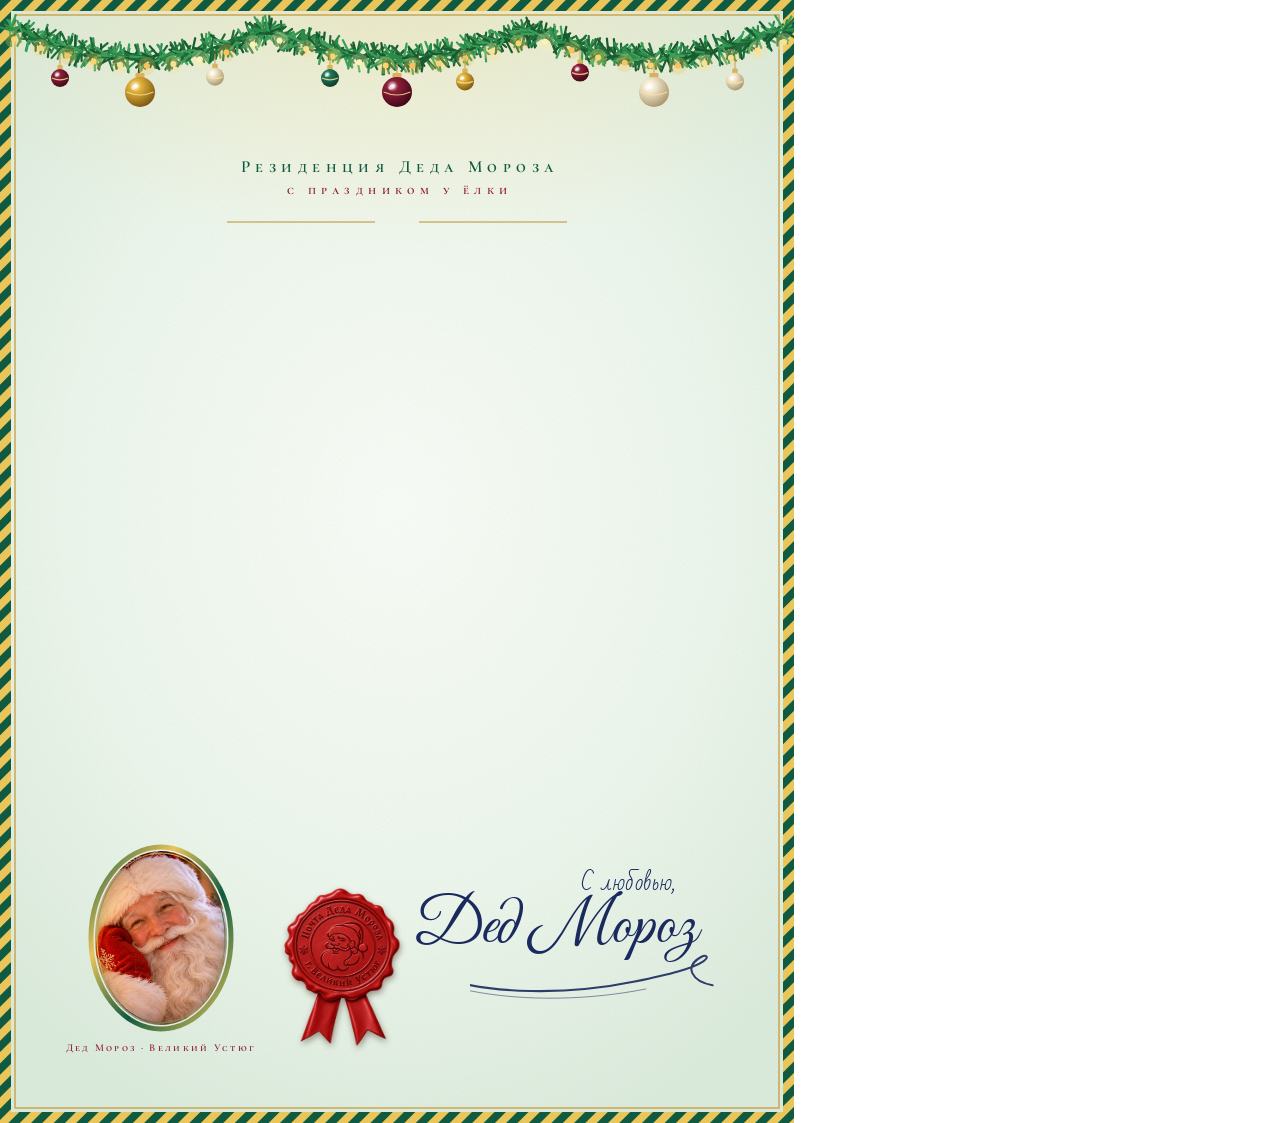
<file: letter/tpl-garland.html>
<!DOCTYPE html><html lang="ru"><head><meta charset="utf-8"><title>Изумрудная гирлянда</title>
<!-- Шаблон бланка письма «Изумрудная гирлянда». Снимается в tpl-garland.jpg скриптом letter/render.py.
     Зона текста, которую заполняет сервер: x 104…690 px, y 252…842 px — её оставляем светлой и пустой. -->
<style>
@font-face{font-family:"Cormorant SC";src:url(CormorantSC-SemiBold.ttf);font-weight:600}
@font-face{font-family:"Bad Script";src:url(BadScript-Regular.ttf)}
@font-face{font-family:"Great Vibes";src:url(GreatVibes-Regular.ttf)}
*{box-sizing:border-box;margin:0;padding:0}
html,body{width:794px;height:1123px;overflow:hidden}
.page{position:relative;width:794px;height:1123px;overflow:hidden;background:radial-gradient(ellipse 70% 60% at 50% 45%,#fbfdf8,#eef6ec 60%,#dcebdc)}
svg.layer{position:absolute;inset:0;width:100%;height:100%}
.abs{position:absolute}
.title{left:0;right:0;top:158px;text-align:center;font:600 17px/1 "Cormorant SC",serif;letter-spacing:.32em;padding-left:.32em;color:#0f5a40}
.subtitle{left:0;right:0;top:184px;text-align:center;font:600 13px/1 "Cormorant SC",serif;letter-spacing:.42em;padding-left:.42em;color:#8e1f3a}
.medal{left:86px;top:842px;width:150px;height:192px}
.medal .photo{position:absolute;inset:9px;border-radius:50%;background:#2a1418 url(portrait.jpg) center 18%/cover;box-shadow:inset 0 0 18px rgba(30,10,5,.5)}
.medal svg{position:absolute;inset:0;width:100%;height:100%;overflow:visible}
.medal-cap{left:46px;top:1042px;width:230px;text-align:center;font:600 10.5px/1.2 "Cormorant SC",serif;letter-spacing:.22em;color:#8e1f3a}
.sig-pre{right:118px;top:872px;font:22px/1 "Bad Script",cursive;color:#1b2a5e}
.sig{right:96px;top:896px;font:64px/1 "Great Vibes",cursive;color:#1b2a5e}
.sig-fl{right:74px;top:954px;width:250px;height:46px}
.seal{left:268px;top:888px;width:146px;filter:drop-shadow(1.5px 3px 3px rgba(58,21,5,.45))}

</style></head><body><div class="page">
<svg class="layer" viewBox="0 0 794 1123" aria-hidden="true"><defs><symbol id="flake" viewBox="-50 -50 100 100"><g fill="none" stroke-linecap="round"><g id="arm"><line x1="0" y1="0" x2="0" y2="-46"/><polyline points="-9,-19 0,-28 9,-19"/><polyline points="-7,-34 0,-40 7,-34"/></g><use href="#arm" transform="rotate(60)"/><use href="#arm" transform="rotate(120)"/><use href="#arm" transform="rotate(180)"/><use href="#arm" transform="rotate(240)"/><use href="#arm" transform="rotate(300)"/></g></symbol><radialGradient id="be2b23a" cx=".35" cy=".3" r=".75"><stop offset="0" stop-color="#fff" stop-opacity=".9"/><stop offset=".25" stop-color="#e2b23a"/><stop offset="1" stop-color="#7a5410"/></radialGradient><radialGradient id="b8e1f3a" cx=".35" cy=".3" r=".75"><stop offset="0" stop-color="#fff" stop-opacity=".9"/><stop offset=".25" stop-color="#8e1f3a"/><stop offset="1" stop-color="#3e0716"/></radialGradient><radialGradient id="bf4ead2" cx=".35" cy=".3" r=".75"><stop offset="0" stop-color="#fff" stop-opacity=".9"/><stop offset=".25" stop-color="#f4ead2"/><stop offset="1" stop-color="#a8946a"/></radialGradient><radialGradient id="b1f7a5a" cx=".35" cy=".3" r=".75"><stop offset="0" stop-color="#fff" stop-opacity=".9"/><stop offset=".25" stop-color="#1f7a5a"/><stop offset="1" stop-color="#0b3a28"/></radialGradient>
<pattern id="candy" width="16" height="16" patternUnits="userSpaceOnUse" patternTransform="rotate(45)"><rect width="16" height="16" fill="#e9c55a"/><rect width="8" height="16" fill="#0f5a40"/></pattern>
<filter id="tex"><feTurbulence type="fractalNoise" baseFrequency=".85 .5" numOctaves="3" seed="8"/><feColorMatrix values="0 0 0 0 .2 0 0 0 0 .4 0 0 0 0 .3 0 0 0 .08 0"/></filter>
<radialGradient id="warm" cx="50%" cy="0%" r="60%"><stop offset="0" stop-color="#f3d27a" stop-opacity=".3"/><stop offset="1" stop-color="#f3d27a" stop-opacity="0"/></radialGradient></defs>
<rect width="794" height="1123" filter="url(#tex)"/><rect width="794" height="420" fill="url(#warm)"/>
<rect x="0" y="0" width="794" height="1123" fill="none" stroke="url(#candy)" stroke-width="22"/>
<rect x="15" y="15" width="764" height="1093" fill="none" stroke="#c9a24b" stroke-width="1.4"/>
<line x1="10.0" y1="30.0" x2="15.6" y2="20.2" stroke="#2c8a4a" stroke-width="2.2" stroke-linecap="round"/><line x1="10.0" y1="30.0" x2="15.7" y2="15.1" stroke="#3d9e5a" stroke-width="2.2" stroke-linecap="round"/><line x1="10.0" y1="30.0" x2="9.1" y2="19.6" stroke="#1f6b3a" stroke-width="2.2" stroke-linecap="round"/><line x1="10.0" y1="30.0" x2="4.6" y2="22.0" stroke="#1f6b3a" stroke-width="2.2" stroke-linecap="round"/><line x1="10.0" y1="30.0" x2="18.4" y2="35.4" stroke="#3d9e5a" stroke-width="2.2" stroke-linecap="round"/><line x1="10.0" y1="30.0" x2="11.1" y2="46.0" stroke="#3d9e5a" stroke-width="2.2" stroke-linecap="round"/><line x1="10.0" y1="30.0" x2="19.6" y2="27.7" stroke="#1f6b3a" stroke-width="2.2" stroke-linecap="round"/><line x1="10.0" y1="30.0" x2="-1.7" y2="26.8" stroke="#2c8a4a" stroke-width="2.2" stroke-linecap="round"/><line x1="10.0" y1="30.0" x2="21.7" y2="25.8" stroke="#2c8a4a" stroke-width="2.2" stroke-linecap="round"/><line x1="10.0" y1="30.0" x2="10.0" y2="20.3" stroke="#3d9e5a" stroke-width="2.2" stroke-linecap="round"/><line x1="16.5" y1="32.2" x2="20.8" y2="23.1" stroke="#3d9e5a" stroke-width="2.2" stroke-linecap="round"/><line x1="16.5" y1="32.2" x2="9.9" y2="40.8" stroke="#185a30" stroke-width="2.2" stroke-linecap="round"/><line x1="16.5" y1="32.2" x2="29.8" y2="26.0" stroke="#3d9e5a" stroke-width="2.2" stroke-linecap="round"/><line x1="16.5" y1="32.2" x2="5.8" y2="42.4" stroke="#185a30" stroke-width="2.2" stroke-linecap="round"/><line x1="16.5" y1="32.2" x2="7.3" y2="19.8" stroke="#3d9e5a" stroke-width="2.2" stroke-linecap="round"/><line x1="16.5" y1="32.2" x2="28.0" y2="29.3" stroke="#1f6b3a" stroke-width="2.2" stroke-linecap="round"/><line x1="16.5" y1="32.2" x2="5.2" y2="24.7" stroke="#2c8a4a" stroke-width="2.2" stroke-linecap="round"/><line x1="16.5" y1="32.2" x2="8.8" y2="38.2" stroke="#1f6b3a" stroke-width="2.2" stroke-linecap="round"/><line x1="16.5" y1="32.2" x2="20.6" y2="41.9" stroke="#3d9e5a" stroke-width="2.2" stroke-linecap="round"/><line x1="16.5" y1="32.2" x2="26.4" y2="24.0" stroke="#185a30" stroke-width="2.2" stroke-linecap="round"/><line x1="23.0" y1="34.4" x2="35.8" y2="34.4" stroke="#3d9e5a" stroke-width="2.2" stroke-linecap="round"/><line x1="23.0" y1="34.4" x2="17.4" y2="45.8" stroke="#2c8a4a" stroke-width="2.2" stroke-linecap="round"/><line x1="23.0" y1="34.4" x2="28.8" y2="42.9" stroke="#185a30" stroke-width="2.2" stroke-linecap="round"/><line x1="23.0" y1="34.4" x2="33.9" y2="22.7" stroke="#3d9e5a" stroke-width="2.2" stroke-linecap="round"/><line x1="23.0" y1="34.4" x2="29.4" y2="43.4" stroke="#185a30" stroke-width="2.2" stroke-linecap="round"/><line x1="23.0" y1="34.4" x2="29.3" y2="20.7" stroke="#2c8a4a" stroke-width="2.2" stroke-linecap="round"/><line x1="23.0" y1="34.4" x2="38.8" y2="37.7" stroke="#185a30" stroke-width="2.2" stroke-linecap="round"/><line x1="23.0" y1="34.4" x2="33.6" y2="28.9" stroke="#1f6b3a" stroke-width="2.2" stroke-linecap="round"/><line x1="23.0" y1="34.4" x2="17.5" y2="21.1" stroke="#3d9e5a" stroke-width="2.2" stroke-linecap="round"/><line x1="23.0" y1="34.4" x2="29.0" y2="26.0" stroke="#185a30" stroke-width="2.2" stroke-linecap="round"/><line x1="29.5" y1="36.5" x2="25.8" y2="50.5" stroke="#2c8a4a" stroke-width="2.2" stroke-linecap="round"/><line x1="29.5" y1="36.5" x2="43.9" y2="39.6" stroke="#2c8a4a" stroke-width="2.2" stroke-linecap="round"/><line x1="29.5" y1="36.5" x2="21.8" y2="24.9" stroke="#185a30" stroke-width="2.2" stroke-linecap="round"/><line x1="29.5" y1="36.5" x2="25.1" y2="27.0" stroke="#185a30" stroke-width="2.2" stroke-linecap="round"/><line x1="29.5" y1="36.5" x2="26.4" y2="51.1" stroke="#3d9e5a" stroke-width="2.2" stroke-linecap="round"/><line x1="29.5" y1="36.5" x2="35.2" y2="45.9" stroke="#2c8a4a" stroke-width="2.2" stroke-linecap="round"/><line x1="29.5" y1="36.5" x2="42.7" y2="31.4" stroke="#3d9e5a" stroke-width="2.2" stroke-linecap="round"/><line x1="29.5" y1="36.5" x2="27.9" y2="25.5" stroke="#3d9e5a" stroke-width="2.2" stroke-linecap="round"/><line x1="29.5" y1="36.5" x2="43.6" y2="42.2" stroke="#3d9e5a" stroke-width="2.2" stroke-linecap="round"/><line x1="29.5" y1="36.5" x2="34.0" y2="44.6" stroke="#185a30" stroke-width="2.2" stroke-linecap="round"/><line x1="36.0" y1="38.7" x2="49.7" y2="33.2" stroke="#2c8a4a" stroke-width="2.2" stroke-linecap="round"/><line x1="36.0" y1="38.7" x2="46.4" y2="31.0" stroke="#3d9e5a" stroke-width="2.2" stroke-linecap="round"/><line x1="36.0" y1="38.7" x2="46.3" y2="42.3" stroke="#1f6b3a" stroke-width="2.2" stroke-linecap="round"/><line x1="36.0" y1="38.7" x2="20.7" y2="38.9" stroke="#1f6b3a" stroke-width="2.2" stroke-linecap="round"/><line x1="36.0" y1="38.7" x2="35.6" y2="50.9" stroke="#185a30" stroke-width="2.2" stroke-linecap="round"/><line x1="36.0" y1="38.7" x2="25.8" y2="26.3" stroke="#2c8a4a" stroke-width="2.2" stroke-linecap="round"/><line x1="36.0" y1="38.7" x2="41.6" y2="50.5" stroke="#3d9e5a" stroke-width="2.2" stroke-linecap="round"/><line x1="36.0" y1="38.7" x2="40.1" y2="48.7" stroke="#185a30" stroke-width="2.2" stroke-linecap="round"/><line x1="36.0" y1="38.7" x2="38.5" y2="29.3" stroke="#2c8a4a" stroke-width="2.2" stroke-linecap="round"/><line x1="36.0" y1="38.7" x2="23.1" y2="29.5" stroke="#2c8a4a" stroke-width="2.2" stroke-linecap="round"/><line x1="42.5" y1="40.7" x2="33.6" y2="31.9" stroke="#185a30" stroke-width="2.2" stroke-linecap="round"/><line x1="42.5" y1="40.7" x2="29.0" y2="41.9" stroke="#3d9e5a" stroke-width="2.2" stroke-linecap="round"/><line x1="42.5" y1="40.7" x2="32.5" y2="39.3" stroke="#1f6b3a" stroke-width="2.2" stroke-linecap="round"/><line x1="42.5" y1="40.7" x2="52.3" y2="34.8" stroke="#3d9e5a" stroke-width="2.2" stroke-linecap="round"/><line x1="42.5" y1="40.7" x2="55.7" y2="30.0" stroke="#1f6b3a" stroke-width="2.2" stroke-linecap="round"/><line x1="42.5" y1="40.7" x2="50.8" y2="50.6" stroke="#185a30" stroke-width="2.2" stroke-linecap="round"/><line x1="42.5" y1="40.7" x2="47.4" y2="30.3" stroke="#2c8a4a" stroke-width="2.2" stroke-linecap="round"/><line x1="42.5" y1="40.7" x2="30.1" y2="37.8" stroke="#1f6b3a" stroke-width="2.2" stroke-linecap="round"/><line x1="42.5" y1="40.7" x2="47.6" y2="24.8" stroke="#2c8a4a" stroke-width="2.2" stroke-linecap="round"/><line x1="42.5" y1="40.7" x2="40.4" y2="53.5" stroke="#2c8a4a" stroke-width="2.2" stroke-linecap="round"/><line x1="49.0" y1="42.7" x2="59.1" y2="45.9" stroke="#185a30" stroke-width="2.2" stroke-linecap="round"/><line x1="49.0" y1="42.7" x2="60.9" y2="31.9" stroke="#1f6b3a" stroke-width="2.2" stroke-linecap="round"/><line x1="49.0" y1="42.7" x2="38.9" y2="48.2" stroke="#1f6b3a" stroke-width="2.2" stroke-linecap="round"/><line x1="49.0" y1="42.7" x2="60.3" y2="34.1" stroke="#2c8a4a" stroke-width="2.2" stroke-linecap="round"/><line x1="49.0" y1="42.7" x2="37.8" y2="37.0" stroke="#1f6b3a" stroke-width="2.2" stroke-linecap="round"/><line x1="49.0" y1="42.7" x2="47.0" y2="28.2" stroke="#185a30" stroke-width="2.2" stroke-linecap="round"/><line x1="49.0" y1="42.7" x2="61.1" y2="52.3" stroke="#2c8a4a" stroke-width="2.2" stroke-linecap="round"/><line x1="49.0" y1="42.7" x2="44.0" y2="53.0" stroke="#2c8a4a" stroke-width="2.2" stroke-linecap="round"/><line x1="49.0" y1="42.7" x2="47.9" y2="57.1" stroke="#185a30" stroke-width="2.2" stroke-linecap="round"/><line x1="49.0" y1="42.7" x2="62.0" y2="45.5" stroke="#1f6b3a" stroke-width="2.2" stroke-linecap="round"/><line x1="55.5" y1="44.6" x2="64.8" y2="46.2" stroke="#2c8a4a" stroke-width="2.2" stroke-linecap="round"/><line x1="55.5" y1="44.6" x2="61.3" y2="33.6" stroke="#185a30" stroke-width="2.2" stroke-linecap="round"/><line x1="55.5" y1="44.6" x2="68.7" y2="40.3" stroke="#2c8a4a" stroke-width="2.2" stroke-linecap="round"/><line x1="55.5" y1="44.6" x2="45.6" y2="42.9" stroke="#2c8a4a" stroke-width="2.2" stroke-linecap="round"/><line x1="55.5" y1="44.6" x2="51.1" y2="52.6" stroke="#2c8a4a" stroke-width="2.2" stroke-linecap="round"/><line x1="55.5" y1="44.6" x2="54.1" y2="35.0" stroke="#2c8a4a" stroke-width="2.2" stroke-linecap="round"/><line x1="55.5" y1="44.6" x2="48.6" y2="37.2" stroke="#3d9e5a" stroke-width="2.2" stroke-linecap="round"/><line x1="55.5" y1="44.6" x2="58.3" y2="35.1" stroke="#185a30" stroke-width="2.2" stroke-linecap="round"/><line x1="55.5" y1="44.6" x2="45.3" y2="48.2" stroke="#3d9e5a" stroke-width="2.2" stroke-linecap="round"/><line x1="55.5" y1="44.6" x2="59.9" y2="52.9" stroke="#2c8a4a" stroke-width="2.2" stroke-linecap="round"/><line x1="62.0" y1="46.5" x2="45.6" y2="43.0" stroke="#1f6b3a" stroke-width="2.2" stroke-linecap="round"/><line x1="62.0" y1="46.5" x2="74.3" y2="55.9" stroke="#3d9e5a" stroke-width="2.2" stroke-linecap="round"/><line x1="62.0" y1="46.5" x2="57.8" y2="36.7" stroke="#1f6b3a" stroke-width="2.2" stroke-linecap="round"/><line x1="62.0" y1="46.5" x2="75.3" y2="49.3" stroke="#3d9e5a" stroke-width="2.2" stroke-linecap="round"/><line x1="62.0" y1="46.5" x2="58.7" y2="35.1" stroke="#3d9e5a" stroke-width="2.2" stroke-linecap="round"/><line x1="62.0" y1="46.5" x2="64.4" y2="57.4" stroke="#2c8a4a" stroke-width="2.2" stroke-linecap="round"/><line x1="62.0" y1="46.5" x2="57.7" y2="58.9" stroke="#2c8a4a" stroke-width="2.2" stroke-linecap="round"/><line x1="62.0" y1="46.5" x2="51.6" y2="58.0" stroke="#1f6b3a" stroke-width="2.2" stroke-linecap="round"/><line x1="62.0" y1="46.5" x2="53.0" y2="38.2" stroke="#2c8a4a" stroke-width="2.2" stroke-linecap="round"/><line x1="62.0" y1="46.5" x2="68.8" y2="55.0" stroke="#3d9e5a" stroke-width="2.2" stroke-linecap="round"/><line x1="68.5" y1="48.2" x2="78.6" y2="50.6" stroke="#1f6b3a" stroke-width="2.2" stroke-linecap="round"/><line x1="68.5" y1="48.2" x2="68.8" y2="36.9" stroke="#2c8a4a" stroke-width="2.2" stroke-linecap="round"/><line x1="68.5" y1="48.2" x2="72.8" y2="33.8" stroke="#3d9e5a" stroke-width="2.2" stroke-linecap="round"/><line x1="68.5" y1="48.2" x2="62.0" y2="33.7" stroke="#1f6b3a" stroke-width="2.2" stroke-linecap="round"/><line x1="68.5" y1="48.2" x2="72.2" y2="36.8" stroke="#1f6b3a" stroke-width="2.2" stroke-linecap="round"/><line x1="68.5" y1="48.2" x2="79.5" y2="56.6" stroke="#2c8a4a" stroke-width="2.2" stroke-linecap="round"/><line x1="68.5" y1="48.2" x2="72.1" y2="39.7" stroke="#1f6b3a" stroke-width="2.2" stroke-linecap="round"/><line x1="68.5" y1="48.2" x2="58.4" y2="39.8" stroke="#3d9e5a" stroke-width="2.2" stroke-linecap="round"/><line x1="68.5" y1="48.2" x2="54.6" y2="44.1" stroke="#3d9e5a" stroke-width="2.2" stroke-linecap="round"/><line x1="68.5" y1="48.2" x2="83.9" y2="46.5" stroke="#1f6b3a" stroke-width="2.2" stroke-linecap="round"/><line x1="75.0" y1="49.8" x2="60.0" y2="46.3" stroke="#185a30" stroke-width="2.2" stroke-linecap="round"/><line x1="75.0" y1="49.8" x2="83.8" y2="47.4" stroke="#2c8a4a" stroke-width="2.2" stroke-linecap="round"/><line x1="75.0" y1="49.8" x2="72.9" y2="59.2" stroke="#1f6b3a" stroke-width="2.2" stroke-linecap="round"/><line x1="75.0" y1="49.8" x2="77.1" y2="36.1" stroke="#3d9e5a" stroke-width="2.2" stroke-linecap="round"/><line x1="75.0" y1="49.8" x2="69.3" y2="65.2" stroke="#185a30" stroke-width="2.2" stroke-linecap="round"/><line x1="75.0" y1="49.8" x2="84.8" y2="45.1" stroke="#1f6b3a" stroke-width="2.2" stroke-linecap="round"/><line x1="75.0" y1="49.8" x2="75.3" y2="35.4" stroke="#185a30" stroke-width="2.2" stroke-linecap="round"/><line x1="75.0" y1="49.8" x2="86.6" y2="41.1" stroke="#2c8a4a" stroke-width="2.2" stroke-linecap="round"/><line x1="75.0" y1="49.8" x2="65.3" y2="50.8" stroke="#1f6b3a" stroke-width="2.2" stroke-linecap="round"/><line x1="75.0" y1="49.8" x2="76.2" y2="66.6" stroke="#3d9e5a" stroke-width="2.2" stroke-linecap="round"/><line x1="81.5" y1="51.3" x2="74.4" y2="56.9" stroke="#3d9e5a" stroke-width="2.2" stroke-linecap="round"/><line x1="81.5" y1="51.3" x2="70.7" y2="61.7" stroke="#2c8a4a" stroke-width="2.2" stroke-linecap="round"/><line x1="81.5" y1="51.3" x2="93.3" y2="43.9" stroke="#3d9e5a" stroke-width="2.2" stroke-linecap="round"/><line x1="81.5" y1="51.3" x2="74.4" y2="65.4" stroke="#185a30" stroke-width="2.2" stroke-linecap="round"/><line x1="81.5" y1="51.3" x2="81.6" y2="61.1" stroke="#185a30" stroke-width="2.2" stroke-linecap="round"/><line x1="81.5" y1="51.3" x2="77.7" y2="61.8" stroke="#1f6b3a" stroke-width="2.2" stroke-linecap="round"/><line x1="81.5" y1="51.3" x2="89.8" y2="45.1" stroke="#3d9e5a" stroke-width="2.2" stroke-linecap="round"/><line x1="81.5" y1="51.3" x2="82.6" y2="40.6" stroke="#1f6b3a" stroke-width="2.2" stroke-linecap="round"/><line x1="81.5" y1="51.3" x2="68.8" y2="45.3" stroke="#3d9e5a" stroke-width="2.2" stroke-linecap="round"/><line x1="81.5" y1="51.3" x2="70.8" y2="57.5" stroke="#2c8a4a" stroke-width="2.2" stroke-linecap="round"/><line x1="88.0" y1="52.7" x2="84.4" y2="63.3" stroke="#185a30" stroke-width="2.2" stroke-linecap="round"/><line x1="88.0" y1="52.7" x2="91.6" y2="61.2" stroke="#1f6b3a" stroke-width="2.2" stroke-linecap="round"/><line x1="88.0" y1="52.7" x2="84.2" y2="65.5" stroke="#2c8a4a" stroke-width="2.2" stroke-linecap="round"/><line x1="88.0" y1="52.7" x2="77.4" y2="57.3" stroke="#1f6b3a" stroke-width="2.2" stroke-linecap="round"/><line x1="88.0" y1="52.7" x2="79.2" y2="41.1" stroke="#1f6b3a" stroke-width="2.2" stroke-linecap="round"/><line x1="88.0" y1="52.7" x2="99.9" y2="57.5" stroke="#1f6b3a" stroke-width="2.2" stroke-linecap="round"/><line x1="88.0" y1="52.7" x2="81.4" y2="67.0" stroke="#3d9e5a" stroke-width="2.2" stroke-linecap="round"/><line x1="88.0" y1="52.7" x2="97.7" y2="47.8" stroke="#3d9e5a" stroke-width="2.2" stroke-linecap="round"/><line x1="88.0" y1="52.7" x2="92.8" y2="45.0" stroke="#2c8a4a" stroke-width="2.2" stroke-linecap="round"/><line x1="88.0" y1="52.7" x2="96.9" y2="60.2" stroke="#185a30" stroke-width="2.2" stroke-linecap="round"/><line x1="94.5" y1="53.9" x2="87.1" y2="47.3" stroke="#3d9e5a" stroke-width="2.2" stroke-linecap="round"/><line x1="94.5" y1="53.9" x2="93.2" y2="38.4" stroke="#2c8a4a" stroke-width="2.2" stroke-linecap="round"/><line x1="94.5" y1="53.9" x2="90.7" y2="37.9" stroke="#1f6b3a" stroke-width="2.2" stroke-linecap="round"/><line x1="94.5" y1="53.9" x2="84.2" y2="65.5" stroke="#2c8a4a" stroke-width="2.2" stroke-linecap="round"/><line x1="94.5" y1="53.9" x2="97.7" y2="65.4" stroke="#3d9e5a" stroke-width="2.2" stroke-linecap="round"/><line x1="94.5" y1="53.9" x2="107.6" y2="43.2" stroke="#1f6b3a" stroke-width="2.2" stroke-linecap="round"/><line x1="94.5" y1="53.9" x2="94.9" y2="70.4" stroke="#3d9e5a" stroke-width="2.2" stroke-linecap="round"/><line x1="94.5" y1="53.9" x2="87.5" y2="60.9" stroke="#185a30" stroke-width="2.2" stroke-linecap="round"/><line x1="94.5" y1="53.9" x2="100.6" y2="60.6" stroke="#3d9e5a" stroke-width="2.2" stroke-linecap="round"/><line x1="94.5" y1="53.9" x2="110.6" y2="50.0" stroke="#1f6b3a" stroke-width="2.2" stroke-linecap="round"/><line x1="101.0" y1="54.9" x2="84.5" y2="55.9" stroke="#185a30" stroke-width="2.2" stroke-linecap="round"/><line x1="101.0" y1="54.9" x2="116.4" y2="56.5" stroke="#185a30" stroke-width="2.2" stroke-linecap="round"/><line x1="101.0" y1="54.9" x2="101.1" y2="44.4" stroke="#185a30" stroke-width="2.2" stroke-linecap="round"/><line x1="101.0" y1="54.9" x2="92.6" y2="62.6" stroke="#3d9e5a" stroke-width="2.2" stroke-linecap="round"/><line x1="101.0" y1="54.9" x2="91.5" y2="43.1" stroke="#1f6b3a" stroke-width="2.2" stroke-linecap="round"/><line x1="101.0" y1="54.9" x2="90.9" y2="49.7" stroke="#185a30" stroke-width="2.2" stroke-linecap="round"/><line x1="101.0" y1="54.9" x2="109.9" y2="51.6" stroke="#3d9e5a" stroke-width="2.2" stroke-linecap="round"/><line x1="101.0" y1="54.9" x2="112.8" y2="58.8" stroke="#2c8a4a" stroke-width="2.2" stroke-linecap="round"/><line x1="101.0" y1="54.9" x2="99.1" y2="69.6" stroke="#2c8a4a" stroke-width="2.2" stroke-linecap="round"/><line x1="101.0" y1="54.9" x2="99.7" y2="64.6" stroke="#3d9e5a" stroke-width="2.2" stroke-linecap="round"/><line x1="107.5" y1="55.9" x2="98.0" y2="60.2" stroke="#3d9e5a" stroke-width="2.2" stroke-linecap="round"/><line x1="107.5" y1="55.9" x2="114.2" y2="47.2" stroke="#3d9e5a" stroke-width="2.2" stroke-linecap="round"/><line x1="107.5" y1="55.9" x2="97.9" y2="68.1" stroke="#1f6b3a" stroke-width="2.2" stroke-linecap="round"/><line x1="107.5" y1="55.9" x2="111.7" y2="46.7" stroke="#1f6b3a" stroke-width="2.2" stroke-linecap="round"/><line x1="107.5" y1="55.9" x2="120.9" y2="57.7" stroke="#3d9e5a" stroke-width="2.2" stroke-linecap="round"/><line x1="107.5" y1="55.9" x2="114.0" y2="48.8" stroke="#2c8a4a" stroke-width="2.2" stroke-linecap="round"/><line x1="107.5" y1="55.9" x2="112.8" y2="70.3" stroke="#1f6b3a" stroke-width="2.2" stroke-linecap="round"/><line x1="107.5" y1="55.9" x2="98.0" y2="57.6" stroke="#185a30" stroke-width="2.2" stroke-linecap="round"/><line x1="107.5" y1="55.9" x2="94.7" y2="46.8" stroke="#3d9e5a" stroke-width="2.2" stroke-linecap="round"/><line x1="107.5" y1="55.9" x2="98.1" y2="55.4" stroke="#3d9e5a" stroke-width="2.2" stroke-linecap="round"/><line x1="114.0" y1="56.6" x2="115.7" y2="43.7" stroke="#1f6b3a" stroke-width="2.2" stroke-linecap="round"/><line x1="114.0" y1="56.6" x2="116.7" y2="68.7" stroke="#3d9e5a" stroke-width="2.2" stroke-linecap="round"/><line x1="114.0" y1="56.6" x2="120.0" y2="42.2" stroke="#3d9e5a" stroke-width="2.2" stroke-linecap="round"/><line x1="114.0" y1="56.6" x2="124.4" y2="50.5" stroke="#2c8a4a" stroke-width="2.2" stroke-linecap="round"/><line x1="114.0" y1="56.6" x2="121.9" y2="50.2" stroke="#2c8a4a" stroke-width="2.2" stroke-linecap="round"/><line x1="114.0" y1="56.6" x2="99.2" y2="64.5" stroke="#185a30" stroke-width="2.2" stroke-linecap="round"/><line x1="114.0" y1="56.6" x2="116.6" y2="68.7" stroke="#185a30" stroke-width="2.2" stroke-linecap="round"/><line x1="114.0" y1="56.6" x2="121.6" y2="65.8" stroke="#1f6b3a" stroke-width="2.2" stroke-linecap="round"/><line x1="114.0" y1="56.6" x2="109.0" y2="48.0" stroke="#2c8a4a" stroke-width="2.2" stroke-linecap="round"/><line x1="114.0" y1="56.6" x2="114.5" y2="47.0" stroke="#3d9e5a" stroke-width="2.2" stroke-linecap="round"/><line x1="120.5" y1="57.2" x2="132.5" y2="60.0" stroke="#2c8a4a" stroke-width="2.2" stroke-linecap="round"/><line x1="120.5" y1="57.2" x2="123.5" y2="65.9" stroke="#3d9e5a" stroke-width="2.2" stroke-linecap="round"/><line x1="120.5" y1="57.2" x2="133.9" y2="53.9" stroke="#2c8a4a" stroke-width="2.2" stroke-linecap="round"/><line x1="120.5" y1="57.2" x2="111.1" y2="59.1" stroke="#185a30" stroke-width="2.2" stroke-linecap="round"/><line x1="120.5" y1="57.2" x2="129.0" y2="53.7" stroke="#2c8a4a" stroke-width="2.2" stroke-linecap="round"/><line x1="120.5" y1="57.2" x2="124.2" y2="48.3" stroke="#2c8a4a" stroke-width="2.2" stroke-linecap="round"/><line x1="120.5" y1="57.2" x2="120.8" y2="45.2" stroke="#2c8a4a" stroke-width="2.2" stroke-linecap="round"/><line x1="120.5" y1="57.2" x2="128.1" y2="68.0" stroke="#1f6b3a" stroke-width="2.2" stroke-linecap="round"/><line x1="120.5" y1="57.2" x2="118.4" y2="66.9" stroke="#3d9e5a" stroke-width="2.2" stroke-linecap="round"/><line x1="120.5" y1="57.2" x2="112.1" y2="65.7" stroke="#3d9e5a" stroke-width="2.2" stroke-linecap="round"/><line x1="127.0" y1="57.7" x2="115.0" y2="54.0" stroke="#2c8a4a" stroke-width="2.2" stroke-linecap="round"/><line x1="127.0" y1="57.7" x2="136.9" y2="55.4" stroke="#1f6b3a" stroke-width="2.2" stroke-linecap="round"/><line x1="127.0" y1="57.7" x2="112.7" y2="53.5" stroke="#2c8a4a" stroke-width="2.2" stroke-linecap="round"/><line x1="127.0" y1="57.7" x2="128.1" y2="71.9" stroke="#1f6b3a" stroke-width="2.2" stroke-linecap="round"/><line x1="127.0" y1="57.7" x2="142.1" y2="58.4" stroke="#3d9e5a" stroke-width="2.2" stroke-linecap="round"/><line x1="127.0" y1="57.7" x2="128.6" y2="72.3" stroke="#2c8a4a" stroke-width="2.2" stroke-linecap="round"/><line x1="127.0" y1="57.7" x2="129.5" y2="48.5" stroke="#2c8a4a" stroke-width="2.2" stroke-linecap="round"/><line x1="127.0" y1="57.7" x2="138.7" y2="60.5" stroke="#185a30" stroke-width="2.2" stroke-linecap="round"/><line x1="127.0" y1="57.7" x2="129.2" y2="44.4" stroke="#3d9e5a" stroke-width="2.2" stroke-linecap="round"/><line x1="127.0" y1="57.7" x2="113.5" y2="62.1" stroke="#185a30" stroke-width="2.2" stroke-linecap="round"/><line x1="133.5" y1="57.9" x2="123.3" y2="53.2" stroke="#3d9e5a" stroke-width="2.2" stroke-linecap="round"/><line x1="133.5" y1="57.9" x2="144.9" y2="57.1" stroke="#2c8a4a" stroke-width="2.2" stroke-linecap="round"/><line x1="133.5" y1="57.9" x2="121.3" y2="50.1" stroke="#3d9e5a" stroke-width="2.2" stroke-linecap="round"/><line x1="133.5" y1="57.9" x2="143.6" y2="61.6" stroke="#3d9e5a" stroke-width="2.2" stroke-linecap="round"/><line x1="133.5" y1="57.9" x2="144.2" y2="65.5" stroke="#185a30" stroke-width="2.2" stroke-linecap="round"/><line x1="133.5" y1="57.9" x2="138.3" y2="49.0" stroke="#185a30" stroke-width="2.2" stroke-linecap="round"/><line x1="133.5" y1="57.9" x2="141.8" y2="61.4" stroke="#2c8a4a" stroke-width="2.2" stroke-linecap="round"/><line x1="133.5" y1="57.9" x2="125.0" y2="54.1" stroke="#1f6b3a" stroke-width="2.2" stroke-linecap="round"/><line x1="133.5" y1="57.9" x2="145.4" y2="68.7" stroke="#185a30" stroke-width="2.2" stroke-linecap="round"/><line x1="133.5" y1="57.9" x2="144.4" y2="55.7" stroke="#185a30" stroke-width="2.2" stroke-linecap="round"/><line x1="140.0" y1="58.0" x2="129.9" y2="59.0" stroke="#1f6b3a" stroke-width="2.2" stroke-linecap="round"/><line x1="140.0" y1="58.0" x2="138.8" y2="73.6" stroke="#185a30" stroke-width="2.2" stroke-linecap="round"/><line x1="140.0" y1="58.0" x2="129.3" y2="67.0" stroke="#2c8a4a" stroke-width="2.2" stroke-linecap="round"/><line x1="140.0" y1="58.0" x2="135.9" y2="44.9" stroke="#3d9e5a" stroke-width="2.2" stroke-linecap="round"/><line x1="140.0" y1="58.0" x2="153.5" y2="50.0" stroke="#2c8a4a" stroke-width="2.2" stroke-linecap="round"/><line x1="140.0" y1="58.0" x2="125.1" y2="51.5" stroke="#185a30" stroke-width="2.2" stroke-linecap="round"/><line x1="140.0" y1="58.0" x2="131.6" y2="54.6" stroke="#1f6b3a" stroke-width="2.2" stroke-linecap="round"/><line x1="140.0" y1="58.0" x2="135.2" y2="45.0" stroke="#1f6b3a" stroke-width="2.2" stroke-linecap="round"/><line x1="140.0" y1="58.0" x2="152.1" y2="60.0" stroke="#3d9e5a" stroke-width="2.2" stroke-linecap="round"/><line x1="140.0" y1="58.0" x2="137.5" y2="44.3" stroke="#2c8a4a" stroke-width="2.2" stroke-linecap="round"/><line x1="146.5" y1="57.9" x2="132.3" y2="54.6" stroke="#1f6b3a" stroke-width="2.2" stroke-linecap="round"/><line x1="146.5" y1="57.9" x2="143.9" y2="44.4" stroke="#1f6b3a" stroke-width="2.2" stroke-linecap="round"/><line x1="146.5" y1="57.9" x2="158.1" y2="63.1" stroke="#1f6b3a" stroke-width="2.2" stroke-linecap="round"/><line x1="146.5" y1="57.9" x2="160.4" y2="54.0" stroke="#185a30" stroke-width="2.2" stroke-linecap="round"/><line x1="146.5" y1="57.9" x2="157.4" y2="68.2" stroke="#185a30" stroke-width="2.2" stroke-linecap="round"/><line x1="146.5" y1="57.9" x2="135.6" y2="61.2" stroke="#185a30" stroke-width="2.2" stroke-linecap="round"/><line x1="146.5" y1="57.9" x2="130.4" y2="56.3" stroke="#3d9e5a" stroke-width="2.2" stroke-linecap="round"/><line x1="146.5" y1="57.9" x2="136.1" y2="67.6" stroke="#185a30" stroke-width="2.2" stroke-linecap="round"/><line x1="146.5" y1="57.9" x2="141.0" y2="70.7" stroke="#3d9e5a" stroke-width="2.2" stroke-linecap="round"/><line x1="146.5" y1="57.9" x2="156.6" y2="64.1" stroke="#1f6b3a" stroke-width="2.2" stroke-linecap="round"/><line x1="153.0" y1="57.7" x2="145.0" y2="48.0" stroke="#3d9e5a" stroke-width="2.2" stroke-linecap="round"/><line x1="153.0" y1="57.7" x2="157.6" y2="66.7" stroke="#3d9e5a" stroke-width="2.2" stroke-linecap="round"/><line x1="153.0" y1="57.7" x2="159.3" y2="69.1" stroke="#185a30" stroke-width="2.2" stroke-linecap="round"/><line x1="153.0" y1="57.7" x2="161.7" y2="52.3" stroke="#185a30" stroke-width="2.2" stroke-linecap="round"/><line x1="153.0" y1="57.7" x2="141.0" y2="52.6" stroke="#2c8a4a" stroke-width="2.2" stroke-linecap="round"/><line x1="153.0" y1="57.7" x2="139.6" y2="52.8" stroke="#3d9e5a" stroke-width="2.2" stroke-linecap="round"/><line x1="153.0" y1="57.7" x2="142.6" y2="54.1" stroke="#185a30" stroke-width="2.2" stroke-linecap="round"/><line x1="153.0" y1="57.7" x2="150.3" y2="67.2" stroke="#185a30" stroke-width="2.2" stroke-linecap="round"/><line x1="153.0" y1="57.7" x2="138.9" y2="64.8" stroke="#185a30" stroke-width="2.2" stroke-linecap="round"/><line x1="153.0" y1="57.7" x2="138.4" y2="58.9" stroke="#1f6b3a" stroke-width="2.2" stroke-linecap="round"/><line x1="159.5" y1="57.2" x2="169.1" y2="54.5" stroke="#1f6b3a" stroke-width="2.2" stroke-linecap="round"/><line x1="159.5" y1="57.2" x2="154.4" y2="65.6" stroke="#185a30" stroke-width="2.2" stroke-linecap="round"/><line x1="159.5" y1="57.2" x2="167.1" y2="45.9" stroke="#1f6b3a" stroke-width="2.2" stroke-linecap="round"/><line x1="159.5" y1="57.2" x2="161.7" y2="44.1" stroke="#2c8a4a" stroke-width="2.2" stroke-linecap="round"/><line x1="159.5" y1="57.2" x2="149.8" y2="46.1" stroke="#185a30" stroke-width="2.2" stroke-linecap="round"/><line x1="159.5" y1="57.2" x2="172.3" y2="66.5" stroke="#1f6b3a" stroke-width="2.2" stroke-linecap="round"/><line x1="159.5" y1="57.2" x2="155.2" y2="67.7" stroke="#185a30" stroke-width="2.2" stroke-linecap="round"/><line x1="159.5" y1="57.2" x2="146.0" y2="65.7" stroke="#1f6b3a" stroke-width="2.2" stroke-linecap="round"/><line x1="159.5" y1="57.2" x2="168.2" y2="61.1" stroke="#1f6b3a" stroke-width="2.2" stroke-linecap="round"/><line x1="159.5" y1="57.2" x2="173.9" y2="51.9" stroke="#3d9e5a" stroke-width="2.2" stroke-linecap="round"/><line x1="166.0" y1="56.6" x2="175.8" y2="64.1" stroke="#2c8a4a" stroke-width="2.2" stroke-linecap="round"/><line x1="166.0" y1="56.6" x2="151.4" y2="64.4" stroke="#185a30" stroke-width="2.2" stroke-linecap="round"/><line x1="166.0" y1="56.6" x2="157.6" y2="44.9" stroke="#185a30" stroke-width="2.2" stroke-linecap="round"/><line x1="166.0" y1="56.6" x2="181.1" y2="49.9" stroke="#3d9e5a" stroke-width="2.2" stroke-linecap="round"/><line x1="166.0" y1="56.6" x2="158.4" y2="63.7" stroke="#2c8a4a" stroke-width="2.2" stroke-linecap="round"/><line x1="166.0" y1="56.6" x2="176.0" y2="65.4" stroke="#1f6b3a" stroke-width="2.2" stroke-linecap="round"/><line x1="166.0" y1="56.6" x2="157.9" y2="44.8" stroke="#3d9e5a" stroke-width="2.2" stroke-linecap="round"/><line x1="166.0" y1="56.6" x2="155.7" y2="60.9" stroke="#3d9e5a" stroke-width="2.2" stroke-linecap="round"/><line x1="166.0" y1="56.6" x2="178.2" y2="54.5" stroke="#2c8a4a" stroke-width="2.2" stroke-linecap="round"/><line x1="166.0" y1="56.6" x2="178.4" y2="45.2" stroke="#2c8a4a" stroke-width="2.2" stroke-linecap="round"/><line x1="172.5" y1="55.9" x2="162.1" y2="65.4" stroke="#2c8a4a" stroke-width="2.2" stroke-linecap="round"/><line x1="172.5" y1="55.9" x2="165.4" y2="69.6" stroke="#1f6b3a" stroke-width="2.2" stroke-linecap="round"/><line x1="172.5" y1="55.9" x2="178.5" y2="63.1" stroke="#3d9e5a" stroke-width="2.2" stroke-linecap="round"/><line x1="172.5" y1="55.9" x2="167.8" y2="68.5" stroke="#185a30" stroke-width="2.2" stroke-linecap="round"/><line x1="172.5" y1="55.9" x2="169.3" y2="70.5" stroke="#185a30" stroke-width="2.2" stroke-linecap="round"/><line x1="172.5" y1="55.9" x2="160.7" y2="59.2" stroke="#1f6b3a" stroke-width="2.2" stroke-linecap="round"/><line x1="172.5" y1="55.9" x2="179.6" y2="63.8" stroke="#1f6b3a" stroke-width="2.2" stroke-linecap="round"/><line x1="172.5" y1="55.9" x2="162.3" y2="59.5" stroke="#2c8a4a" stroke-width="2.2" stroke-linecap="round"/><line x1="172.5" y1="55.9" x2="177.3" y2="64.3" stroke="#3d9e5a" stroke-width="2.2" stroke-linecap="round"/><line x1="172.5" y1="55.9" x2="171.9" y2="68.6" stroke="#2c8a4a" stroke-width="2.2" stroke-linecap="round"/><line x1="179.0" y1="54.9" x2="183.1" y2="42.8" stroke="#185a30" stroke-width="2.2" stroke-linecap="round"/><line x1="179.0" y1="54.9" x2="169.4" y2="49.6" stroke="#185a30" stroke-width="2.2" stroke-linecap="round"/><line x1="179.0" y1="54.9" x2="174.7" y2="42.3" stroke="#1f6b3a" stroke-width="2.2" stroke-linecap="round"/><line x1="179.0" y1="54.9" x2="181.5" y2="63.8" stroke="#3d9e5a" stroke-width="2.2" stroke-linecap="round"/><line x1="179.0" y1="54.9" x2="170.7" y2="45.0" stroke="#185a30" stroke-width="2.2" stroke-linecap="round"/><line x1="179.0" y1="54.9" x2="171.5" y2="49.1" stroke="#185a30" stroke-width="2.2" stroke-linecap="round"/><line x1="179.0" y1="54.9" x2="187.3" y2="64.1" stroke="#3d9e5a" stroke-width="2.2" stroke-linecap="round"/><line x1="179.0" y1="54.9" x2="168.6" y2="66.0" stroke="#185a30" stroke-width="2.2" stroke-linecap="round"/><line x1="179.0" y1="54.9" x2="170.5" y2="42.5" stroke="#1f6b3a" stroke-width="2.2" stroke-linecap="round"/><line x1="179.0" y1="54.9" x2="195.5" y2="55.1" stroke="#185a30" stroke-width="2.2" stroke-linecap="round"/><line x1="185.5" y1="53.9" x2="197.5" y2="51.1" stroke="#185a30" stroke-width="2.2" stroke-linecap="round"/><line x1="185.5" y1="53.9" x2="171.7" y2="61.4" stroke="#3d9e5a" stroke-width="2.2" stroke-linecap="round"/><line x1="185.5" y1="53.9" x2="177.6" y2="66.4" stroke="#185a30" stroke-width="2.2" stroke-linecap="round"/><line x1="185.5" y1="53.9" x2="182.2" y2="40.4" stroke="#1f6b3a" stroke-width="2.2" stroke-linecap="round"/><line x1="185.5" y1="53.9" x2="192.5" y2="64.8" stroke="#1f6b3a" stroke-width="2.2" stroke-linecap="round"/><line x1="185.5" y1="53.9" x2="173.0" y2="50.8" stroke="#3d9e5a" stroke-width="2.2" stroke-linecap="round"/><line x1="185.5" y1="53.9" x2="190.4" y2="45.9" stroke="#1f6b3a" stroke-width="2.2" stroke-linecap="round"/><line x1="185.5" y1="53.9" x2="175.6" y2="55.2" stroke="#2c8a4a" stroke-width="2.2" stroke-linecap="round"/><line x1="185.5" y1="53.9" x2="190.6" y2="62.9" stroke="#2c8a4a" stroke-width="2.2" stroke-linecap="round"/><line x1="185.5" y1="53.9" x2="179.4" y2="43.3" stroke="#1f6b3a" stroke-width="2.2" stroke-linecap="round"/><line x1="192.0" y1="52.7" x2="181.4" y2="62.0" stroke="#2c8a4a" stroke-width="2.2" stroke-linecap="round"/><line x1="192.0" y1="52.7" x2="182.0" y2="39.7" stroke="#2c8a4a" stroke-width="2.2" stroke-linecap="round"/><line x1="192.0" y1="52.7" x2="184.4" y2="41.3" stroke="#185a30" stroke-width="2.2" stroke-linecap="round"/><line x1="192.0" y1="52.7" x2="181.5" y2="57.2" stroke="#1f6b3a" stroke-width="2.2" stroke-linecap="round"/><line x1="192.0" y1="52.7" x2="182.4" y2="62.5" stroke="#3d9e5a" stroke-width="2.2" stroke-linecap="round"/><line x1="192.0" y1="52.7" x2="195.2" y2="38.2" stroke="#185a30" stroke-width="2.2" stroke-linecap="round"/><line x1="192.0" y1="52.7" x2="183.1" y2="50.9" stroke="#3d9e5a" stroke-width="2.2" stroke-linecap="round"/><line x1="192.0" y1="52.7" x2="200.5" y2="55.8" stroke="#2c8a4a" stroke-width="2.2" stroke-linecap="round"/><line x1="192.0" y1="52.7" x2="201.9" y2="60.5" stroke="#3d9e5a" stroke-width="2.2" stroke-linecap="round"/><line x1="192.0" y1="52.7" x2="202.3" y2="45.1" stroke="#185a30" stroke-width="2.2" stroke-linecap="round"/><line x1="198.5" y1="51.3" x2="189.4" y2="50.0" stroke="#3d9e5a" stroke-width="2.2" stroke-linecap="round"/><line x1="198.5" y1="51.3" x2="205.6" y2="39.3" stroke="#2c8a4a" stroke-width="2.2" stroke-linecap="round"/><line x1="198.5" y1="51.3" x2="214.4" y2="53.3" stroke="#2c8a4a" stroke-width="2.2" stroke-linecap="round"/><line x1="198.5" y1="51.3" x2="212.8" y2="48.4" stroke="#2c8a4a" stroke-width="2.2" stroke-linecap="round"/><line x1="198.5" y1="51.3" x2="208.2" y2="58.3" stroke="#1f6b3a" stroke-width="2.2" stroke-linecap="round"/><line x1="198.5" y1="51.3" x2="204.2" y2="62.0" stroke="#1f6b3a" stroke-width="2.2" stroke-linecap="round"/><line x1="198.5" y1="51.3" x2="188.2" y2="56.2" stroke="#3d9e5a" stroke-width="2.2" stroke-linecap="round"/><line x1="198.5" y1="51.3" x2="186.7" y2="60.9" stroke="#1f6b3a" stroke-width="2.2" stroke-linecap="round"/><line x1="198.5" y1="51.3" x2="209.9" y2="42.4" stroke="#2c8a4a" stroke-width="2.2" stroke-linecap="round"/><line x1="198.5" y1="51.3" x2="209.4" y2="63.2" stroke="#2c8a4a" stroke-width="2.2" stroke-linecap="round"/><line x1="205.0" y1="49.8" x2="197.3" y2="54.8" stroke="#3d9e5a" stroke-width="2.2" stroke-linecap="round"/><line x1="205.0" y1="49.8" x2="194.5" y2="48.2" stroke="#185a30" stroke-width="2.2" stroke-linecap="round"/><line x1="205.0" y1="49.8" x2="206.3" y2="33.9" stroke="#3d9e5a" stroke-width="2.2" stroke-linecap="round"/><line x1="205.0" y1="49.8" x2="208.3" y2="37.9" stroke="#3d9e5a" stroke-width="2.2" stroke-linecap="round"/><line x1="205.0" y1="49.8" x2="203.8" y2="39.2" stroke="#185a30" stroke-width="2.2" stroke-linecap="round"/><line x1="205.0" y1="49.8" x2="201.6" y2="34.2" stroke="#1f6b3a" stroke-width="2.2" stroke-linecap="round"/><line x1="205.0" y1="49.8" x2="209.7" y2="62.2" stroke="#2c8a4a" stroke-width="2.2" stroke-linecap="round"/><line x1="205.0" y1="49.8" x2="198.5" y2="57.1" stroke="#3d9e5a" stroke-width="2.2" stroke-linecap="round"/><line x1="205.0" y1="49.8" x2="198.4" y2="57.5" stroke="#185a30" stroke-width="2.2" stroke-linecap="round"/><line x1="205.0" y1="49.8" x2="210.5" y2="62.0" stroke="#3d9e5a" stroke-width="2.2" stroke-linecap="round"/><line x1="211.5" y1="48.2" x2="225.7" y2="43.4" stroke="#3d9e5a" stroke-width="2.2" stroke-linecap="round"/><line x1="211.5" y1="48.2" x2="226.6" y2="44.1" stroke="#185a30" stroke-width="2.2" stroke-linecap="round"/><line x1="211.5" y1="48.2" x2="209.1" y2="32.3" stroke="#3d9e5a" stroke-width="2.2" stroke-linecap="round"/><line x1="211.5" y1="48.2" x2="216.8" y2="55.5" stroke="#1f6b3a" stroke-width="2.2" stroke-linecap="round"/><line x1="211.5" y1="48.2" x2="209.5" y2="36.4" stroke="#3d9e5a" stroke-width="2.2" stroke-linecap="round"/><line x1="211.5" y1="48.2" x2="210.2" y2="61.7" stroke="#185a30" stroke-width="2.2" stroke-linecap="round"/><line x1="211.5" y1="48.2" x2="201.2" y2="39.8" stroke="#2c8a4a" stroke-width="2.2" stroke-linecap="round"/><line x1="211.5" y1="48.2" x2="200.9" y2="56.6" stroke="#1f6b3a" stroke-width="2.2" stroke-linecap="round"/><line x1="211.5" y1="48.2" x2="213.0" y2="59.4" stroke="#1f6b3a" stroke-width="2.2" stroke-linecap="round"/><line x1="211.5" y1="48.2" x2="213.6" y2="35.5" stroke="#1f6b3a" stroke-width="2.2" stroke-linecap="round"/><line x1="218.0" y1="46.5" x2="211.0" y2="34.6" stroke="#1f6b3a" stroke-width="2.2" stroke-linecap="round"/><line x1="218.0" y1="46.5" x2="228.1" y2="52.1" stroke="#2c8a4a" stroke-width="2.2" stroke-linecap="round"/><line x1="218.0" y1="46.5" x2="211.2" y2="60.8" stroke="#1f6b3a" stroke-width="2.2" stroke-linecap="round"/><line x1="218.0" y1="46.5" x2="212.7" y2="59.9" stroke="#1f6b3a" stroke-width="2.2" stroke-linecap="round"/><line x1="218.0" y1="46.5" x2="232.5" y2="39.3" stroke="#1f6b3a" stroke-width="2.2" stroke-linecap="round"/><line x1="218.0" y1="46.5" x2="230.7" y2="49.8" stroke="#3d9e5a" stroke-width="2.2" stroke-linecap="round"/><line x1="218.0" y1="46.5" x2="220.4" y2="57.6" stroke="#3d9e5a" stroke-width="2.2" stroke-linecap="round"/><line x1="218.0" y1="46.5" x2="215.8" y2="58.9" stroke="#1f6b3a" stroke-width="2.2" stroke-linecap="round"/><line x1="218.0" y1="46.5" x2="230.9" y2="44.0" stroke="#185a30" stroke-width="2.2" stroke-linecap="round"/><line x1="218.0" y1="46.5" x2="224.7" y2="34.5" stroke="#1f6b3a" stroke-width="2.2" stroke-linecap="round"/><line x1="224.5" y1="44.6" x2="234.8" y2="39.9" stroke="#1f6b3a" stroke-width="2.2" stroke-linecap="round"/><line x1="224.5" y1="44.6" x2="232.0" y2="56.4" stroke="#3d9e5a" stroke-width="2.2" stroke-linecap="round"/><line x1="224.5" y1="44.6" x2="234.5" y2="50.8" stroke="#2c8a4a" stroke-width="2.2" stroke-linecap="round"/><line x1="224.5" y1="44.6" x2="218.4" y2="52.4" stroke="#185a30" stroke-width="2.2" stroke-linecap="round"/><line x1="224.5" y1="44.6" x2="237.5" y2="53.8" stroke="#185a30" stroke-width="2.2" stroke-linecap="round"/><line x1="224.5" y1="44.6" x2="240.8" y2="48.3" stroke="#1f6b3a" stroke-width="2.2" stroke-linecap="round"/><line x1="224.5" y1="44.6" x2="211.2" y2="35.6" stroke="#185a30" stroke-width="2.2" stroke-linecap="round"/><line x1="224.5" y1="44.6" x2="223.1" y2="60.1" stroke="#185a30" stroke-width="2.2" stroke-linecap="round"/><line x1="224.5" y1="44.6" x2="214.8" y2="43.8" stroke="#3d9e5a" stroke-width="2.2" stroke-linecap="round"/><line x1="224.5" y1="44.6" x2="215.5" y2="50.1" stroke="#3d9e5a" stroke-width="2.2" stroke-linecap="round"/><line x1="231.0" y1="42.7" x2="240.1" y2="38.7" stroke="#1f6b3a" stroke-width="2.2" stroke-linecap="round"/><line x1="231.0" y1="42.7" x2="216.1" y2="48.7" stroke="#185a30" stroke-width="2.2" stroke-linecap="round"/><line x1="231.0" y1="42.7" x2="233.8" y2="30.7" stroke="#1f6b3a" stroke-width="2.2" stroke-linecap="round"/><line x1="231.0" y1="42.7" x2="236.7" y2="53.9" stroke="#185a30" stroke-width="2.2" stroke-linecap="round"/><line x1="231.0" y1="42.7" x2="240.5" y2="45.3" stroke="#1f6b3a" stroke-width="2.2" stroke-linecap="round"/><line x1="231.0" y1="42.7" x2="239.8" y2="46.7" stroke="#185a30" stroke-width="2.2" stroke-linecap="round"/><line x1="231.0" y1="42.7" x2="227.9" y2="56.6" stroke="#1f6b3a" stroke-width="2.2" stroke-linecap="round"/><line x1="231.0" y1="42.7" x2="220.6" y2="47.3" stroke="#185a30" stroke-width="2.2" stroke-linecap="round"/><line x1="231.0" y1="42.7" x2="214.3" y2="39.7" stroke="#3d9e5a" stroke-width="2.2" stroke-linecap="round"/><line x1="231.0" y1="42.7" x2="238.6" y2="31.0" stroke="#1f6b3a" stroke-width="2.2" stroke-linecap="round"/><line x1="237.5" y1="40.7" x2="243.1" y2="52.2" stroke="#185a30" stroke-width="2.2" stroke-linecap="round"/><line x1="237.5" y1="40.7" x2="243.2" y2="32.8" stroke="#3d9e5a" stroke-width="2.2" stroke-linecap="round"/><line x1="237.5" y1="40.7" x2="246.5" y2="32.8" stroke="#185a30" stroke-width="2.2" stroke-linecap="round"/><line x1="237.5" y1="40.7" x2="253.0" y2="34.9" stroke="#3d9e5a" stroke-width="2.2" stroke-linecap="round"/><line x1="237.5" y1="40.7" x2="227.2" y2="48.0" stroke="#185a30" stroke-width="2.2" stroke-linecap="round"/><line x1="237.5" y1="40.7" x2="247.7" y2="51.6" stroke="#3d9e5a" stroke-width="2.2" stroke-linecap="round"/><line x1="237.5" y1="40.7" x2="231.0" y2="48.9" stroke="#3d9e5a" stroke-width="2.2" stroke-linecap="round"/><line x1="237.5" y1="40.7" x2="251.9" y2="41.6" stroke="#185a30" stroke-width="2.2" stroke-linecap="round"/><line x1="237.5" y1="40.7" x2="237.0" y2="54.7" stroke="#3d9e5a" stroke-width="2.2" stroke-linecap="round"/><line x1="237.5" y1="40.7" x2="248.6" y2="33.8" stroke="#1f6b3a" stroke-width="2.2" stroke-linecap="round"/><line x1="244.0" y1="38.7" x2="241.9" y2="47.7" stroke="#2c8a4a" stroke-width="2.2" stroke-linecap="round"/><line x1="244.0" y1="38.7" x2="238.1" y2="29.4" stroke="#3d9e5a" stroke-width="2.2" stroke-linecap="round"/><line x1="244.0" y1="38.7" x2="254.2" y2="28.5" stroke="#1f6b3a" stroke-width="2.2" stroke-linecap="round"/><line x1="244.0" y1="38.7" x2="256.4" y2="29.8" stroke="#185a30" stroke-width="2.2" stroke-linecap="round"/><line x1="244.0" y1="38.7" x2="253.5" y2="45.5" stroke="#185a30" stroke-width="2.2" stroke-linecap="round"/><line x1="244.0" y1="38.7" x2="252.6" y2="52.7" stroke="#1f6b3a" stroke-width="2.2" stroke-linecap="round"/><line x1="244.0" y1="38.7" x2="247.1" y2="47.4" stroke="#3d9e5a" stroke-width="2.2" stroke-linecap="round"/><line x1="244.0" y1="38.7" x2="234.8" y2="37.1" stroke="#2c8a4a" stroke-width="2.2" stroke-linecap="round"/><line x1="244.0" y1="38.7" x2="255.6" y2="38.1" stroke="#185a30" stroke-width="2.2" stroke-linecap="round"/><line x1="244.0" y1="38.7" x2="246.3" y2="51.1" stroke="#1f6b3a" stroke-width="2.2" stroke-linecap="round"/><line x1="250.5" y1="36.5" x2="245.7" y2="22.2" stroke="#1f6b3a" stroke-width="2.2" stroke-linecap="round"/><line x1="250.5" y1="36.5" x2="261.9" y2="35.4" stroke="#2c8a4a" stroke-width="2.2" stroke-linecap="round"/><line x1="250.5" y1="36.5" x2="261.8" y2="28.2" stroke="#185a30" stroke-width="2.2" stroke-linecap="round"/><line x1="250.5" y1="36.5" x2="252.7" y2="25.7" stroke="#2c8a4a" stroke-width="2.2" stroke-linecap="round"/><line x1="250.5" y1="36.5" x2="252.4" y2="25.3" stroke="#3d9e5a" stroke-width="2.2" stroke-linecap="round"/><line x1="250.5" y1="36.5" x2="257.2" y2="49.7" stroke="#3d9e5a" stroke-width="2.2" stroke-linecap="round"/><line x1="250.5" y1="36.5" x2="258.5" y2="23.7" stroke="#3d9e5a" stroke-width="2.2" stroke-linecap="round"/><line x1="250.5" y1="36.5" x2="259.8" y2="23.7" stroke="#2c8a4a" stroke-width="2.2" stroke-linecap="round"/><line x1="250.5" y1="36.5" x2="240.4" y2="45.6" stroke="#185a30" stroke-width="2.2" stroke-linecap="round"/><line x1="250.5" y1="36.5" x2="236.1" y2="38.0" stroke="#1f6b3a" stroke-width="2.2" stroke-linecap="round"/><line x1="257.0" y1="34.4" x2="247.4" y2="37.0" stroke="#1f6b3a" stroke-width="2.2" stroke-linecap="round"/><line x1="257.0" y1="34.4" x2="267.3" y2="29.1" stroke="#2c8a4a" stroke-width="2.2" stroke-linecap="round"/><line x1="257.0" y1="34.4" x2="269.4" y2="30.9" stroke="#1f6b3a" stroke-width="2.2" stroke-linecap="round"/><line x1="257.0" y1="34.4" x2="247.3" y2="28.0" stroke="#3d9e5a" stroke-width="2.2" stroke-linecap="round"/><line x1="257.0" y1="34.4" x2="250.3" y2="43.3" stroke="#2c8a4a" stroke-width="2.2" stroke-linecap="round"/><line x1="257.0" y1="34.4" x2="266.4" y2="22.3" stroke="#185a30" stroke-width="2.2" stroke-linecap="round"/><line x1="257.0" y1="34.4" x2="243.1" y2="38.6" stroke="#2c8a4a" stroke-width="2.2" stroke-linecap="round"/><line x1="257.0" y1="34.4" x2="258.2" y2="43.3" stroke="#185a30" stroke-width="2.2" stroke-linecap="round"/><line x1="257.0" y1="34.4" x2="266.2" y2="40.2" stroke="#3d9e5a" stroke-width="2.2" stroke-linecap="round"/><line x1="257.0" y1="34.4" x2="250.0" y2="22.6" stroke="#185a30" stroke-width="2.2" stroke-linecap="round"/><line x1="263.5" y1="32.2" x2="269.0" y2="23.7" stroke="#2c8a4a" stroke-width="2.2" stroke-linecap="round"/><line x1="263.5" y1="32.2" x2="273.6" y2="41.5" stroke="#3d9e5a" stroke-width="2.2" stroke-linecap="round"/><line x1="263.5" y1="32.2" x2="265.7" y2="44.5" stroke="#185a30" stroke-width="2.2" stroke-linecap="round"/><line x1="263.5" y1="32.2" x2="260.0" y2="23.2" stroke="#2c8a4a" stroke-width="2.2" stroke-linecap="round"/><line x1="263.5" y1="32.2" x2="250.5" y2="24.0" stroke="#1f6b3a" stroke-width="2.2" stroke-linecap="round"/><line x1="263.5" y1="32.2" x2="257.2" y2="19.6" stroke="#3d9e5a" stroke-width="2.2" stroke-linecap="round"/><line x1="263.5" y1="32.2" x2="279.4" y2="26.5" stroke="#1f6b3a" stroke-width="2.2" stroke-linecap="round"/><line x1="263.5" y1="32.2" x2="259.2" y2="45.0" stroke="#2c8a4a" stroke-width="2.2" stroke-linecap="round"/><line x1="263.5" y1="32.2" x2="257.1" y2="22.7" stroke="#185a30" stroke-width="2.2" stroke-linecap="round"/><line x1="263.5" y1="32.2" x2="271.8" y2="18.7" stroke="#185a30" stroke-width="2.2" stroke-linecap="round"/><line x1="270.0" y1="30.0" x2="278.4" y2="39.4" stroke="#2c8a4a" stroke-width="2.2" stroke-linecap="round"/><line x1="270.0" y1="30.0" x2="269.3" y2="16.1" stroke="#1f6b3a" stroke-width="2.2" stroke-linecap="round"/><line x1="270.0" y1="30.0" x2="278.9" y2="24.6" stroke="#1f6b3a" stroke-width="2.2" stroke-linecap="round"/><line x1="270.0" y1="30.0" x2="274.7" y2="44.0" stroke="#185a30" stroke-width="2.2" stroke-linecap="round"/><line x1="270.0" y1="30.0" x2="256.8" y2="39.6" stroke="#1f6b3a" stroke-width="2.2" stroke-linecap="round"/><line x1="270.0" y1="30.0" x2="262.7" y2="21.2" stroke="#1f6b3a" stroke-width="2.2" stroke-linecap="round"/><line x1="270.0" y1="30.0" x2="263.5" y2="23.5" stroke="#2c8a4a" stroke-width="2.2" stroke-linecap="round"/><line x1="270.0" y1="30.0" x2="284.5" y2="24.6" stroke="#3d9e5a" stroke-width="2.2" stroke-linecap="round"/><line x1="270.0" y1="30.0" x2="259.7" y2="33.9" stroke="#3d9e5a" stroke-width="2.2" stroke-linecap="round"/><line x1="270.0" y1="30.0" x2="256.7" y2="40.3" stroke="#3d9e5a" stroke-width="2.2" stroke-linecap="round"/><line x1="262.0" y1="30.0" x2="254.6" y2="17.2" stroke="#3d9e5a" stroke-width="2.2" stroke-linecap="round"/><line x1="262.0" y1="30.0" x2="270.8" y2="26.4" stroke="#3d9e5a" stroke-width="2.2" stroke-linecap="round"/><line x1="262.0" y1="30.0" x2="254.9" y2="23.9" stroke="#185a30" stroke-width="2.2" stroke-linecap="round"/><line x1="262.0" y1="30.0" x2="255.0" y2="42.6" stroke="#185a30" stroke-width="2.2" stroke-linecap="round"/><line x1="262.0" y1="30.0" x2="247.9" y2="36.5" stroke="#2c8a4a" stroke-width="2.2" stroke-linecap="round"/><line x1="262.0" y1="30.0" x2="275.1" y2="23.4" stroke="#2c8a4a" stroke-width="2.2" stroke-linecap="round"/><line x1="262.0" y1="30.0" x2="248.0" y2="23.8" stroke="#1f6b3a" stroke-width="2.2" stroke-linecap="round"/><line x1="262.0" y1="30.0" x2="258.5" y2="46.5" stroke="#3d9e5a" stroke-width="2.2" stroke-linecap="round"/><line x1="262.0" y1="30.0" x2="248.8" y2="30.7" stroke="#2c8a4a" stroke-width="2.2" stroke-linecap="round"/><line x1="262.0" y1="30.0" x2="263.2" y2="17.3" stroke="#3d9e5a" stroke-width="2.2" stroke-linecap="round"/><line x1="268.8" y1="32.2" x2="256.1" y2="36.9" stroke="#2c8a4a" stroke-width="2.2" stroke-linecap="round"/><line x1="268.8" y1="32.2" x2="262.2" y2="45.4" stroke="#2c8a4a" stroke-width="2.2" stroke-linecap="round"/><line x1="268.8" y1="32.2" x2="281.9" y2="39.9" stroke="#3d9e5a" stroke-width="2.2" stroke-linecap="round"/><line x1="268.8" y1="32.2" x2="253.9" y2="28.4" stroke="#2c8a4a" stroke-width="2.2" stroke-linecap="round"/><line x1="268.8" y1="32.2" x2="283.3" y2="33.5" stroke="#2c8a4a" stroke-width="2.2" stroke-linecap="round"/><line x1="268.8" y1="32.2" x2="283.7" y2="28.2" stroke="#1f6b3a" stroke-width="2.2" stroke-linecap="round"/><line x1="268.8" y1="32.2" x2="275.6" y2="21.7" stroke="#2c8a4a" stroke-width="2.2" stroke-linecap="round"/><line x1="268.8" y1="32.2" x2="282.9" y2="27.2" stroke="#185a30" stroke-width="2.2" stroke-linecap="round"/><line x1="268.8" y1="32.2" x2="271.7" y2="20.1" stroke="#185a30" stroke-width="2.2" stroke-linecap="round"/><line x1="268.8" y1="32.2" x2="265.0" y2="15.9" stroke="#3d9e5a" stroke-width="2.2" stroke-linecap="round"/><line x1="275.5" y1="34.4" x2="259.8" y2="33.2" stroke="#185a30" stroke-width="2.2" stroke-linecap="round"/><line x1="275.5" y1="34.4" x2="291.4" y2="39.4" stroke="#185a30" stroke-width="2.2" stroke-linecap="round"/><line x1="275.5" y1="34.4" x2="292.4" y2="35.3" stroke="#2c8a4a" stroke-width="2.2" stroke-linecap="round"/><line x1="275.5" y1="34.4" x2="281.5" y2="49.7" stroke="#185a30" stroke-width="2.2" stroke-linecap="round"/><line x1="275.5" y1="34.4" x2="286.2" y2="32.5" stroke="#2c8a4a" stroke-width="2.2" stroke-linecap="round"/><line x1="275.5" y1="34.4" x2="266.6" y2="37.7" stroke="#3d9e5a" stroke-width="2.2" stroke-linecap="round"/><line x1="275.5" y1="34.4" x2="285.7" y2="26.6" stroke="#185a30" stroke-width="2.2" stroke-linecap="round"/><line x1="275.5" y1="34.4" x2="266.3" y2="39.9" stroke="#3d9e5a" stroke-width="2.2" stroke-linecap="round"/><line x1="275.5" y1="34.4" x2="285.5" y2="34.4" stroke="#2c8a4a" stroke-width="2.2" stroke-linecap="round"/><line x1="275.5" y1="34.4" x2="276.4" y2="45.6" stroke="#2c8a4a" stroke-width="2.2" stroke-linecap="round"/><line x1="282.2" y1="36.5" x2="293.3" y2="32.3" stroke="#2c8a4a" stroke-width="2.2" stroke-linecap="round"/><line x1="282.2" y1="36.5" x2="292.1" y2="36.1" stroke="#3d9e5a" stroke-width="2.2" stroke-linecap="round"/><line x1="282.2" y1="36.5" x2="282.0" y2="49.8" stroke="#185a30" stroke-width="2.2" stroke-linecap="round"/><line x1="282.2" y1="36.5" x2="296.1" y2="40.4" stroke="#1f6b3a" stroke-width="2.2" stroke-linecap="round"/><line x1="282.2" y1="36.5" x2="291.4" y2="43.3" stroke="#2c8a4a" stroke-width="2.2" stroke-linecap="round"/><line x1="282.2" y1="36.5" x2="266.8" y2="32.3" stroke="#185a30" stroke-width="2.2" stroke-linecap="round"/><line x1="282.2" y1="36.5" x2="277.4" y2="45.8" stroke="#3d9e5a" stroke-width="2.2" stroke-linecap="round"/><line x1="282.2" y1="36.5" x2="292.1" y2="29.0" stroke="#1f6b3a" stroke-width="2.2" stroke-linecap="round"/><line x1="282.2" y1="36.5" x2="294.0" y2="46.9" stroke="#3d9e5a" stroke-width="2.2" stroke-linecap="round"/><line x1="282.2" y1="36.5" x2="281.0" y2="21.1" stroke="#1f6b3a" stroke-width="2.2" stroke-linecap="round"/><line x1="289.0" y1="38.7" x2="283.7" y2="51.1" stroke="#2c8a4a" stroke-width="2.2" stroke-linecap="round"/><line x1="289.0" y1="38.7" x2="302.7" y2="29.9" stroke="#2c8a4a" stroke-width="2.2" stroke-linecap="round"/><line x1="289.0" y1="38.7" x2="278.1" y2="51.3" stroke="#185a30" stroke-width="2.2" stroke-linecap="round"/><line x1="289.0" y1="38.7" x2="286.8" y2="51.0" stroke="#1f6b3a" stroke-width="2.2" stroke-linecap="round"/><line x1="289.0" y1="38.7" x2="278.0" y2="42.0" stroke="#3d9e5a" stroke-width="2.2" stroke-linecap="round"/><line x1="289.0" y1="38.7" x2="299.7" y2="46.3" stroke="#1f6b3a" stroke-width="2.2" stroke-linecap="round"/><line x1="289.0" y1="38.7" x2="289.4" y2="51.0" stroke="#1f6b3a" stroke-width="2.2" stroke-linecap="round"/><line x1="289.0" y1="38.7" x2="276.7" y2="31.6" stroke="#3d9e5a" stroke-width="2.2" stroke-linecap="round"/><line x1="289.0" y1="38.7" x2="274.8" y2="36.5" stroke="#3d9e5a" stroke-width="2.2" stroke-linecap="round"/><line x1="289.0" y1="38.7" x2="277.2" y2="37.1" stroke="#2c8a4a" stroke-width="2.2" stroke-linecap="round"/><line x1="295.8" y1="40.7" x2="293.5" y2="31.8" stroke="#3d9e5a" stroke-width="2.2" stroke-linecap="round"/><line x1="295.8" y1="40.7" x2="281.5" y2="49.4" stroke="#3d9e5a" stroke-width="2.2" stroke-linecap="round"/><line x1="295.8" y1="40.7" x2="290.1" y2="50.0" stroke="#185a30" stroke-width="2.2" stroke-linecap="round"/><line x1="295.8" y1="40.7" x2="304.9" y2="34.6" stroke="#2c8a4a" stroke-width="2.2" stroke-linecap="round"/><line x1="295.8" y1="40.7" x2="303.5" y2="30.4" stroke="#1f6b3a" stroke-width="2.2" stroke-linecap="round"/><line x1="295.8" y1="40.7" x2="294.3" y2="54.6" stroke="#185a30" stroke-width="2.2" stroke-linecap="round"/><line x1="295.8" y1="40.7" x2="308.2" y2="39.7" stroke="#3d9e5a" stroke-width="2.2" stroke-linecap="round"/><line x1="295.8" y1="40.7" x2="308.9" y2="35.2" stroke="#1f6b3a" stroke-width="2.2" stroke-linecap="round"/><line x1="295.8" y1="40.7" x2="297.2" y2="53.8" stroke="#2c8a4a" stroke-width="2.2" stroke-linecap="round"/><line x1="295.8" y1="40.7" x2="298.5" y2="51.2" stroke="#1f6b3a" stroke-width="2.2" stroke-linecap="round"/><line x1="302.5" y1="42.7" x2="304.4" y2="30.4" stroke="#2c8a4a" stroke-width="2.2" stroke-linecap="round"/><line x1="302.5" y1="42.7" x2="287.3" y2="48.1" stroke="#3d9e5a" stroke-width="2.2" stroke-linecap="round"/><line x1="302.5" y1="42.7" x2="288.3" y2="35.6" stroke="#3d9e5a" stroke-width="2.2" stroke-linecap="round"/><line x1="302.5" y1="42.7" x2="317.6" y2="37.6" stroke="#3d9e5a" stroke-width="2.2" stroke-linecap="round"/><line x1="302.5" y1="42.7" x2="312.1" y2="51.1" stroke="#1f6b3a" stroke-width="2.2" stroke-linecap="round"/><line x1="302.5" y1="42.7" x2="314.0" y2="41.3" stroke="#185a30" stroke-width="2.2" stroke-linecap="round"/><line x1="302.5" y1="42.7" x2="311.1" y2="28.6" stroke="#2c8a4a" stroke-width="2.2" stroke-linecap="round"/><line x1="302.5" y1="42.7" x2="312.6" y2="47.7" stroke="#185a30" stroke-width="2.2" stroke-linecap="round"/><line x1="302.5" y1="42.7" x2="314.6" y2="34.9" stroke="#1f6b3a" stroke-width="2.2" stroke-linecap="round"/><line x1="302.5" y1="42.7" x2="302.0" y2="30.8" stroke="#2c8a4a" stroke-width="2.2" stroke-linecap="round"/><line x1="309.2" y1="44.6" x2="316.3" y2="34.9" stroke="#3d9e5a" stroke-width="2.2" stroke-linecap="round"/><line x1="309.2" y1="44.6" x2="301.5" y2="52.6" stroke="#3d9e5a" stroke-width="2.2" stroke-linecap="round"/><line x1="309.2" y1="44.6" x2="314.8" y2="35.4" stroke="#2c8a4a" stroke-width="2.2" stroke-linecap="round"/><line x1="309.2" y1="44.6" x2="309.4" y2="28.2" stroke="#1f6b3a" stroke-width="2.2" stroke-linecap="round"/><line x1="309.2" y1="44.6" x2="304.1" y2="52.5" stroke="#2c8a4a" stroke-width="2.2" stroke-linecap="round"/><line x1="309.2" y1="44.6" x2="319.7" y2="37.9" stroke="#3d9e5a" stroke-width="2.2" stroke-linecap="round"/><line x1="309.2" y1="44.6" x2="304.6" y2="35.9" stroke="#2c8a4a" stroke-width="2.2" stroke-linecap="round"/><line x1="309.2" y1="44.6" x2="300.9" y2="53.5" stroke="#1f6b3a" stroke-width="2.2" stroke-linecap="round"/><line x1="309.2" y1="44.6" x2="300.9" y2="52.6" stroke="#2c8a4a" stroke-width="2.2" stroke-linecap="round"/><line x1="309.2" y1="44.6" x2="302.1" y2="54.6" stroke="#185a30" stroke-width="2.2" stroke-linecap="round"/><line x1="316.0" y1="46.5" x2="322.1" y2="36.7" stroke="#185a30" stroke-width="2.2" stroke-linecap="round"/><line x1="316.0" y1="46.5" x2="323.7" y2="60.6" stroke="#1f6b3a" stroke-width="2.2" stroke-linecap="round"/><line x1="316.0" y1="46.5" x2="316.6" y2="34.8" stroke="#1f6b3a" stroke-width="2.2" stroke-linecap="round"/><line x1="316.0" y1="46.5" x2="308.4" y2="37.4" stroke="#185a30" stroke-width="2.2" stroke-linecap="round"/><line x1="316.0" y1="46.5" x2="324.6" y2="51.9" stroke="#185a30" stroke-width="2.2" stroke-linecap="round"/><line x1="316.0" y1="46.5" x2="303.1" y2="46.2" stroke="#2c8a4a" stroke-width="2.2" stroke-linecap="round"/><line x1="316.0" y1="46.5" x2="299.7" y2="49.2" stroke="#3d9e5a" stroke-width="2.2" stroke-linecap="round"/><line x1="316.0" y1="46.5" x2="327.1" y2="45.3" stroke="#1f6b3a" stroke-width="2.2" stroke-linecap="round"/><line x1="316.0" y1="46.5" x2="319.6" y2="32.2" stroke="#2c8a4a" stroke-width="2.2" stroke-linecap="round"/><line x1="316.0" y1="46.5" x2="327.8" y2="55.7" stroke="#1f6b3a" stroke-width="2.2" stroke-linecap="round"/><line x1="322.8" y1="48.2" x2="319.1" y2="35.1" stroke="#185a30" stroke-width="2.2" stroke-linecap="round"/><line x1="322.8" y1="48.2" x2="324.7" y2="32.5" stroke="#185a30" stroke-width="2.2" stroke-linecap="round"/><line x1="322.8" y1="48.2" x2="336.3" y2="43.1" stroke="#1f6b3a" stroke-width="2.2" stroke-linecap="round"/><line x1="322.8" y1="48.2" x2="319.5" y2="37.9" stroke="#2c8a4a" stroke-width="2.2" stroke-linecap="round"/><line x1="322.8" y1="48.2" x2="316.6" y2="32.5" stroke="#185a30" stroke-width="2.2" stroke-linecap="round"/><line x1="322.8" y1="48.2" x2="319.0" y2="63.9" stroke="#3d9e5a" stroke-width="2.2" stroke-linecap="round"/><line x1="322.8" y1="48.2" x2="320.2" y2="38.4" stroke="#3d9e5a" stroke-width="2.2" stroke-linecap="round"/><line x1="322.8" y1="48.2" x2="319.5" y2="61.7" stroke="#3d9e5a" stroke-width="2.2" stroke-linecap="round"/><line x1="322.8" y1="48.2" x2="317.9" y2="58.2" stroke="#185a30" stroke-width="2.2" stroke-linecap="round"/><line x1="322.8" y1="48.2" x2="333.8" y2="50.6" stroke="#3d9e5a" stroke-width="2.2" stroke-linecap="round"/><line x1="329.5" y1="49.8" x2="316.2" y2="52.2" stroke="#2c8a4a" stroke-width="2.2" stroke-linecap="round"/><line x1="329.5" y1="49.8" x2="328.8" y2="59.4" stroke="#1f6b3a" stroke-width="2.2" stroke-linecap="round"/><line x1="329.5" y1="49.8" x2="338.0" y2="54.7" stroke="#3d9e5a" stroke-width="2.2" stroke-linecap="round"/><line x1="329.5" y1="49.8" x2="343.3" y2="47.9" stroke="#185a30" stroke-width="2.2" stroke-linecap="round"/><line x1="329.5" y1="49.8" x2="342.4" y2="48.7" stroke="#3d9e5a" stroke-width="2.2" stroke-linecap="round"/><line x1="329.5" y1="49.8" x2="342.9" y2="53.0" stroke="#185a30" stroke-width="2.2" stroke-linecap="round"/><line x1="329.5" y1="49.8" x2="330.4" y2="36.2" stroke="#1f6b3a" stroke-width="2.2" stroke-linecap="round"/><line x1="329.5" y1="49.8" x2="339.2" y2="35.9" stroke="#2c8a4a" stroke-width="2.2" stroke-linecap="round"/><line x1="329.5" y1="49.8" x2="317.9" y2="42.6" stroke="#1f6b3a" stroke-width="2.2" stroke-linecap="round"/><line x1="329.5" y1="49.8" x2="313.3" y2="50.2" stroke="#1f6b3a" stroke-width="2.2" stroke-linecap="round"/><line x1="336.2" y1="51.3" x2="330.4" y2="59.4" stroke="#2c8a4a" stroke-width="2.2" stroke-linecap="round"/><line x1="336.2" y1="51.3" x2="337.3" y2="39.2" stroke="#2c8a4a" stroke-width="2.2" stroke-linecap="round"/><line x1="336.2" y1="51.3" x2="327.1" y2="54.4" stroke="#3d9e5a" stroke-width="2.2" stroke-linecap="round"/><line x1="336.2" y1="51.3" x2="332.6" y2="40.7" stroke="#1f6b3a" stroke-width="2.2" stroke-linecap="round"/><line x1="336.2" y1="51.3" x2="346.9" y2="59.0" stroke="#2c8a4a" stroke-width="2.2" stroke-linecap="round"/><line x1="336.2" y1="51.3" x2="321.9" y2="42.4" stroke="#2c8a4a" stroke-width="2.2" stroke-linecap="round"/><line x1="336.2" y1="51.3" x2="322.2" y2="43.3" stroke="#3d9e5a" stroke-width="2.2" stroke-linecap="round"/><line x1="336.2" y1="51.3" x2="332.8" y2="61.6" stroke="#3d9e5a" stroke-width="2.2" stroke-linecap="round"/><line x1="336.2" y1="51.3" x2="323.5" y2="41.1" stroke="#3d9e5a" stroke-width="2.2" stroke-linecap="round"/><line x1="336.2" y1="51.3" x2="346.3" y2="52.4" stroke="#3d9e5a" stroke-width="2.2" stroke-linecap="round"/><line x1="343.0" y1="52.7" x2="336.1" y2="45.3" stroke="#1f6b3a" stroke-width="2.2" stroke-linecap="round"/><line x1="343.0" y1="52.7" x2="336.0" y2="58.7" stroke="#2c8a4a" stroke-width="2.2" stroke-linecap="round"/><line x1="343.0" y1="52.7" x2="356.7" y2="51.7" stroke="#3d9e5a" stroke-width="2.2" stroke-linecap="round"/><line x1="343.0" y1="52.7" x2="335.8" y2="41.9" stroke="#2c8a4a" stroke-width="2.2" stroke-linecap="round"/><line x1="343.0" y1="52.7" x2="337.5" y2="63.1" stroke="#3d9e5a" stroke-width="2.2" stroke-linecap="round"/><line x1="343.0" y1="52.7" x2="353.8" y2="62.8" stroke="#1f6b3a" stroke-width="2.2" stroke-linecap="round"/><line x1="343.0" y1="52.7" x2="348.4" y2="67.1" stroke="#3d9e5a" stroke-width="2.2" stroke-linecap="round"/><line x1="343.0" y1="52.7" x2="353.7" y2="48.0" stroke="#3d9e5a" stroke-width="2.2" stroke-linecap="round"/><line x1="343.0" y1="52.7" x2="354.7" y2="52.0" stroke="#3d9e5a" stroke-width="2.2" stroke-linecap="round"/><line x1="343.0" y1="52.7" x2="351.6" y2="57.0" stroke="#1f6b3a" stroke-width="2.2" stroke-linecap="round"/><line x1="349.8" y1="53.9" x2="364.0" y2="60.6" stroke="#2c8a4a" stroke-width="2.2" stroke-linecap="round"/><line x1="349.8" y1="53.9" x2="364.2" y2="61.0" stroke="#3d9e5a" stroke-width="2.2" stroke-linecap="round"/><line x1="349.8" y1="53.9" x2="335.3" y2="59.9" stroke="#3d9e5a" stroke-width="2.2" stroke-linecap="round"/><line x1="349.8" y1="53.9" x2="350.3" y2="65.8" stroke="#2c8a4a" stroke-width="2.2" stroke-linecap="round"/><line x1="349.8" y1="53.9" x2="362.1" y2="61.1" stroke="#185a30" stroke-width="2.2" stroke-linecap="round"/><line x1="349.8" y1="53.9" x2="348.3" y2="68.6" stroke="#3d9e5a" stroke-width="2.2" stroke-linecap="round"/><line x1="349.8" y1="53.9" x2="352.3" y2="67.5" stroke="#2c8a4a" stroke-width="2.2" stroke-linecap="round"/><line x1="349.8" y1="53.9" x2="341.2" y2="48.4" stroke="#2c8a4a" stroke-width="2.2" stroke-linecap="round"/><line x1="349.8" y1="53.9" x2="339.9" y2="57.7" stroke="#1f6b3a" stroke-width="2.2" stroke-linecap="round"/><line x1="349.8" y1="53.9" x2="342.9" y2="40.2" stroke="#3d9e5a" stroke-width="2.2" stroke-linecap="round"/><line x1="356.5" y1="54.9" x2="346.9" y2="55.3" stroke="#1f6b3a" stroke-width="2.2" stroke-linecap="round"/><line x1="356.5" y1="54.9" x2="351.3" y2="44.6" stroke="#1f6b3a" stroke-width="2.2" stroke-linecap="round"/><line x1="356.5" y1="54.9" x2="359.8" y2="41.7" stroke="#1f6b3a" stroke-width="2.2" stroke-linecap="round"/><line x1="356.5" y1="54.9" x2="342.1" y2="48.9" stroke="#1f6b3a" stroke-width="2.2" stroke-linecap="round"/><line x1="356.5" y1="54.9" x2="362.2" y2="43.5" stroke="#1f6b3a" stroke-width="2.2" stroke-linecap="round"/><line x1="356.5" y1="54.9" x2="345.9" y2="52.4" stroke="#3d9e5a" stroke-width="2.2" stroke-linecap="round"/><line x1="356.5" y1="54.9" x2="365.5" y2="43.5" stroke="#3d9e5a" stroke-width="2.2" stroke-linecap="round"/><line x1="356.5" y1="54.9" x2="351.0" y2="62.4" stroke="#1f6b3a" stroke-width="2.2" stroke-linecap="round"/><line x1="356.5" y1="54.9" x2="353.3" y2="42.6" stroke="#185a30" stroke-width="2.2" stroke-linecap="round"/><line x1="356.5" y1="54.9" x2="359.5" y2="71.4" stroke="#3d9e5a" stroke-width="2.2" stroke-linecap="round"/><line x1="363.2" y1="55.9" x2="354.0" y2="50.1" stroke="#2c8a4a" stroke-width="2.2" stroke-linecap="round"/><line x1="363.2" y1="55.9" x2="373.6" y2="54.5" stroke="#2c8a4a" stroke-width="2.2" stroke-linecap="round"/><line x1="363.2" y1="55.9" x2="373.0" y2="65.6" stroke="#3d9e5a" stroke-width="2.2" stroke-linecap="round"/><line x1="363.2" y1="55.9" x2="379.2" y2="57.5" stroke="#3d9e5a" stroke-width="2.2" stroke-linecap="round"/><line x1="363.2" y1="55.9" x2="366.3" y2="66.2" stroke="#3d9e5a" stroke-width="2.2" stroke-linecap="round"/><line x1="363.2" y1="55.9" x2="372.6" y2="51.7" stroke="#3d9e5a" stroke-width="2.2" stroke-linecap="round"/><line x1="363.2" y1="55.9" x2="372.8" y2="50.3" stroke="#185a30" stroke-width="2.2" stroke-linecap="round"/><line x1="363.2" y1="55.9" x2="349.1" y2="52.5" stroke="#185a30" stroke-width="2.2" stroke-linecap="round"/><line x1="363.2" y1="55.9" x2="375.1" y2="54.4" stroke="#185a30" stroke-width="2.2" stroke-linecap="round"/><line x1="363.2" y1="55.9" x2="368.2" y2="67.3" stroke="#2c8a4a" stroke-width="2.2" stroke-linecap="round"/><line x1="370.0" y1="56.6" x2="354.6" y2="57.6" stroke="#1f6b3a" stroke-width="2.2" stroke-linecap="round"/><line x1="370.0" y1="56.6" x2="377.3" y2="69.1" stroke="#185a30" stroke-width="2.2" stroke-linecap="round"/><line x1="370.0" y1="56.6" x2="385.4" y2="56.2" stroke="#1f6b3a" stroke-width="2.2" stroke-linecap="round"/><line x1="370.0" y1="56.6" x2="384.0" y2="47.5" stroke="#1f6b3a" stroke-width="2.2" stroke-linecap="round"/><line x1="370.0" y1="56.6" x2="359.1" y2="55.1" stroke="#185a30" stroke-width="2.2" stroke-linecap="round"/><line x1="370.0" y1="56.6" x2="368.3" y2="72.4" stroke="#2c8a4a" stroke-width="2.2" stroke-linecap="round"/><line x1="370.0" y1="56.6" x2="361.4" y2="43.2" stroke="#2c8a4a" stroke-width="2.2" stroke-linecap="round"/><line x1="370.0" y1="56.6" x2="357.0" y2="59.6" stroke="#185a30" stroke-width="2.2" stroke-linecap="round"/><line x1="370.0" y1="56.6" x2="377.7" y2="44.6" stroke="#2c8a4a" stroke-width="2.2" stroke-linecap="round"/><line x1="370.0" y1="56.6" x2="366.7" y2="44.6" stroke="#1f6b3a" stroke-width="2.2" stroke-linecap="round"/><line x1="376.8" y1="57.2" x2="388.0" y2="60.5" stroke="#2c8a4a" stroke-width="2.2" stroke-linecap="round"/><line x1="376.8" y1="57.2" x2="367.4" y2="67.2" stroke="#1f6b3a" stroke-width="2.2" stroke-linecap="round"/><line x1="376.8" y1="57.2" x2="373.3" y2="42.8" stroke="#185a30" stroke-width="2.2" stroke-linecap="round"/><line x1="376.8" y1="57.2" x2="371.3" y2="43.8" stroke="#1f6b3a" stroke-width="2.2" stroke-linecap="round"/><line x1="376.8" y1="57.2" x2="392.1" y2="57.2" stroke="#3d9e5a" stroke-width="2.2" stroke-linecap="round"/><line x1="376.8" y1="57.2" x2="373.4" y2="45.6" stroke="#1f6b3a" stroke-width="2.2" stroke-linecap="round"/><line x1="376.8" y1="57.2" x2="367.4" y2="50.6" stroke="#3d9e5a" stroke-width="2.2" stroke-linecap="round"/><line x1="376.8" y1="57.2" x2="381.6" y2="47.7" stroke="#3d9e5a" stroke-width="2.2" stroke-linecap="round"/><line x1="376.8" y1="57.2" x2="393.4" y2="56.8" stroke="#1f6b3a" stroke-width="2.2" stroke-linecap="round"/><line x1="376.8" y1="57.2" x2="386.7" y2="50.6" stroke="#3d9e5a" stroke-width="2.2" stroke-linecap="round"/><line x1="383.5" y1="57.7" x2="389.7" y2="45.7" stroke="#185a30" stroke-width="2.2" stroke-linecap="round"/><line x1="383.5" y1="57.7" x2="389.1" y2="73.4" stroke="#2c8a4a" stroke-width="2.2" stroke-linecap="round"/><line x1="383.5" y1="57.7" x2="382.5" y2="74.4" stroke="#1f6b3a" stroke-width="2.2" stroke-linecap="round"/><line x1="383.5" y1="57.7" x2="387.1" y2="67.3" stroke="#1f6b3a" stroke-width="2.2" stroke-linecap="round"/><line x1="383.5" y1="57.7" x2="394.2" y2="69.1" stroke="#185a30" stroke-width="2.2" stroke-linecap="round"/><line x1="383.5" y1="57.7" x2="381.3" y2="43.0" stroke="#185a30" stroke-width="2.2" stroke-linecap="round"/><line x1="383.5" y1="57.7" x2="376.8" y2="50.3" stroke="#185a30" stroke-width="2.2" stroke-linecap="round"/><line x1="383.5" y1="57.7" x2="370.8" y2="67.9" stroke="#3d9e5a" stroke-width="2.2" stroke-linecap="round"/><line x1="383.5" y1="57.7" x2="384.0" y2="74.4" stroke="#1f6b3a" stroke-width="2.2" stroke-linecap="round"/><line x1="383.5" y1="57.7" x2="395.1" y2="69.8" stroke="#185a30" stroke-width="2.2" stroke-linecap="round"/><line x1="390.2" y1="57.9" x2="392.9" y2="47.4" stroke="#2c8a4a" stroke-width="2.2" stroke-linecap="round"/><line x1="390.2" y1="57.9" x2="389.2" y2="68.2" stroke="#185a30" stroke-width="2.2" stroke-linecap="round"/><line x1="390.2" y1="57.9" x2="375.9" y2="65.8" stroke="#2c8a4a" stroke-width="2.2" stroke-linecap="round"/><line x1="390.2" y1="57.9" x2="388.2" y2="69.5" stroke="#185a30" stroke-width="2.2" stroke-linecap="round"/><line x1="390.2" y1="57.9" x2="396.7" y2="68.2" stroke="#1f6b3a" stroke-width="2.2" stroke-linecap="round"/><line x1="390.2" y1="57.9" x2="384.8" y2="44.9" stroke="#3d9e5a" stroke-width="2.2" stroke-linecap="round"/><line x1="390.2" y1="57.9" x2="402.4" y2="68.4" stroke="#185a30" stroke-width="2.2" stroke-linecap="round"/><line x1="390.2" y1="57.9" x2="396.2" y2="69.8" stroke="#3d9e5a" stroke-width="2.2" stroke-linecap="round"/><line x1="390.2" y1="57.9" x2="381.1" y2="57.3" stroke="#3d9e5a" stroke-width="2.2" stroke-linecap="round"/><line x1="390.2" y1="57.9" x2="397.5" y2="45.8" stroke="#185a30" stroke-width="2.2" stroke-linecap="round"/><line x1="397.0" y1="58.0" x2="406.1" y2="71.6" stroke="#3d9e5a" stroke-width="2.2" stroke-linecap="round"/><line x1="397.0" y1="58.0" x2="386.2" y2="54.3" stroke="#3d9e5a" stroke-width="2.2" stroke-linecap="round"/><line x1="397.0" y1="58.0" x2="409.3" y2="66.9" stroke="#185a30" stroke-width="2.2" stroke-linecap="round"/><line x1="397.0" y1="58.0" x2="405.6" y2="49.7" stroke="#2c8a4a" stroke-width="2.2" stroke-linecap="round"/><line x1="397.0" y1="58.0" x2="383.7" y2="52.6" stroke="#2c8a4a" stroke-width="2.2" stroke-linecap="round"/><line x1="397.0" y1="58.0" x2="389.8" y2="50.4" stroke="#2c8a4a" stroke-width="2.2" stroke-linecap="round"/><line x1="397.0" y1="58.0" x2="393.9" y2="48.0" stroke="#3d9e5a" stroke-width="2.2" stroke-linecap="round"/><line x1="397.0" y1="58.0" x2="384.4" y2="58.7" stroke="#2c8a4a" stroke-width="2.2" stroke-linecap="round"/><line x1="397.0" y1="58.0" x2="409.2" y2="56.5" stroke="#1f6b3a" stroke-width="2.2" stroke-linecap="round"/><line x1="397.0" y1="58.0" x2="403.9" y2="50.3" stroke="#185a30" stroke-width="2.2" stroke-linecap="round"/><line x1="403.8" y1="57.9" x2="396.2" y2="53.1" stroke="#185a30" stroke-width="2.2" stroke-linecap="round"/><line x1="403.8" y1="57.9" x2="414.3" y2="56.7" stroke="#3d9e5a" stroke-width="2.2" stroke-linecap="round"/><line x1="403.8" y1="57.9" x2="391.8" y2="46.1" stroke="#1f6b3a" stroke-width="2.2" stroke-linecap="round"/><line x1="403.8" y1="57.9" x2="412.2" y2="67.1" stroke="#2c8a4a" stroke-width="2.2" stroke-linecap="round"/><line x1="403.8" y1="57.9" x2="415.7" y2="49.3" stroke="#3d9e5a" stroke-width="2.2" stroke-linecap="round"/><line x1="403.8" y1="57.9" x2="416.4" y2="51.4" stroke="#1f6b3a" stroke-width="2.2" stroke-linecap="round"/><line x1="403.8" y1="57.9" x2="388.9" y2="54.1" stroke="#2c8a4a" stroke-width="2.2" stroke-linecap="round"/><line x1="403.8" y1="57.9" x2="406.7" y2="43.5" stroke="#3d9e5a" stroke-width="2.2" stroke-linecap="round"/><line x1="403.8" y1="57.9" x2="408.9" y2="71.4" stroke="#185a30" stroke-width="2.2" stroke-linecap="round"/><line x1="403.8" y1="57.9" x2="394.2" y2="57.9" stroke="#2c8a4a" stroke-width="2.2" stroke-linecap="round"/><line x1="410.5" y1="57.7" x2="408.6" y2="46.6" stroke="#1f6b3a" stroke-width="2.2" stroke-linecap="round"/><line x1="410.5" y1="57.7" x2="419.9" y2="53.6" stroke="#1f6b3a" stroke-width="2.2" stroke-linecap="round"/><line x1="410.5" y1="57.7" x2="420.2" y2="63.1" stroke="#3d9e5a" stroke-width="2.2" stroke-linecap="round"/><line x1="410.5" y1="57.7" x2="413.0" y2="73.9" stroke="#3d9e5a" stroke-width="2.2" stroke-linecap="round"/><line x1="410.5" y1="57.7" x2="398.8" y2="63.2" stroke="#3d9e5a" stroke-width="2.2" stroke-linecap="round"/><line x1="410.5" y1="57.7" x2="417.3" y2="48.4" stroke="#2c8a4a" stroke-width="2.2" stroke-linecap="round"/><line x1="410.5" y1="57.7" x2="394.1" y2="60.9" stroke="#2c8a4a" stroke-width="2.2" stroke-linecap="round"/><line x1="410.5" y1="57.7" x2="426.0" y2="60.5" stroke="#185a30" stroke-width="2.2" stroke-linecap="round"/><line x1="410.5" y1="57.7" x2="401.5" y2="71.0" stroke="#1f6b3a" stroke-width="2.2" stroke-linecap="round"/><line x1="410.5" y1="57.7" x2="397.8" y2="61.9" stroke="#2c8a4a" stroke-width="2.2" stroke-linecap="round"/><line x1="417.2" y1="57.2" x2="404.2" y2="60.0" stroke="#3d9e5a" stroke-width="2.2" stroke-linecap="round"/><line x1="417.2" y1="57.2" x2="417.4" y2="72.6" stroke="#3d9e5a" stroke-width="2.2" stroke-linecap="round"/><line x1="417.2" y1="57.2" x2="419.9" y2="68.7" stroke="#185a30" stroke-width="2.2" stroke-linecap="round"/><line x1="417.2" y1="57.2" x2="407.7" y2="52.2" stroke="#2c8a4a" stroke-width="2.2" stroke-linecap="round"/><line x1="417.2" y1="57.2" x2="402.9" y2="58.0" stroke="#185a30" stroke-width="2.2" stroke-linecap="round"/><line x1="417.2" y1="57.2" x2="409.3" y2="47.6" stroke="#185a30" stroke-width="2.2" stroke-linecap="round"/><line x1="417.2" y1="57.2" x2="424.3" y2="65.8" stroke="#185a30" stroke-width="2.2" stroke-linecap="round"/><line x1="417.2" y1="57.2" x2="415.9" y2="71.6" stroke="#185a30" stroke-width="2.2" stroke-linecap="round"/><line x1="417.2" y1="57.2" x2="420.7" y2="66.0" stroke="#2c8a4a" stroke-width="2.2" stroke-linecap="round"/><line x1="417.2" y1="57.2" x2="419.6" y2="45.4" stroke="#185a30" stroke-width="2.2" stroke-linecap="round"/><line x1="424.0" y1="56.6" x2="430.6" y2="50.3" stroke="#185a30" stroke-width="2.2" stroke-linecap="round"/><line x1="424.0" y1="56.6" x2="435.3" y2="68.0" stroke="#185a30" stroke-width="2.2" stroke-linecap="round"/><line x1="424.0" y1="56.6" x2="414.6" y2="62.1" stroke="#3d9e5a" stroke-width="2.2" stroke-linecap="round"/><line x1="424.0" y1="56.6" x2="430.5" y2="47.8" stroke="#185a30" stroke-width="2.2" stroke-linecap="round"/><line x1="424.0" y1="56.6" x2="440.0" y2="51.0" stroke="#2c8a4a" stroke-width="2.2" stroke-linecap="round"/><line x1="424.0" y1="56.6" x2="416.0" y2="44.7" stroke="#2c8a4a" stroke-width="2.2" stroke-linecap="round"/><line x1="424.0" y1="56.6" x2="420.9" y2="44.0" stroke="#3d9e5a" stroke-width="2.2" stroke-linecap="round"/><line x1="424.0" y1="56.6" x2="438.4" y2="48.2" stroke="#1f6b3a" stroke-width="2.2" stroke-linecap="round"/><line x1="424.0" y1="56.6" x2="421.7" y2="71.5" stroke="#185a30" stroke-width="2.2" stroke-linecap="round"/><line x1="424.0" y1="56.6" x2="432.9" y2="69.1" stroke="#2c8a4a" stroke-width="2.2" stroke-linecap="round"/><line x1="430.8" y1="55.9" x2="425.4" y2="41.9" stroke="#3d9e5a" stroke-width="2.2" stroke-linecap="round"/><line x1="430.8" y1="55.9" x2="430.9" y2="44.1" stroke="#2c8a4a" stroke-width="2.2" stroke-linecap="round"/><line x1="430.8" y1="55.9" x2="418.7" y2="54.6" stroke="#1f6b3a" stroke-width="2.2" stroke-linecap="round"/><line x1="430.8" y1="55.9" x2="438.7" y2="70.4" stroke="#3d9e5a" stroke-width="2.2" stroke-linecap="round"/><line x1="430.8" y1="55.9" x2="438.8" y2="60.4" stroke="#1f6b3a" stroke-width="2.2" stroke-linecap="round"/><line x1="430.8" y1="55.9" x2="438.9" y2="60.5" stroke="#3d9e5a" stroke-width="2.2" stroke-linecap="round"/><line x1="430.8" y1="55.9" x2="417.2" y2="60.0" stroke="#185a30" stroke-width="2.2" stroke-linecap="round"/><line x1="430.8" y1="55.9" x2="417.7" y2="65.6" stroke="#185a30" stroke-width="2.2" stroke-linecap="round"/><line x1="430.8" y1="55.9" x2="429.7" y2="46.1" stroke="#2c8a4a" stroke-width="2.2" stroke-linecap="round"/><line x1="430.8" y1="55.9" x2="419.5" y2="66.4" stroke="#185a30" stroke-width="2.2" stroke-linecap="round"/><line x1="437.5" y1="54.9" x2="437.4" y2="39.9" stroke="#2c8a4a" stroke-width="2.2" stroke-linecap="round"/><line x1="437.5" y1="54.9" x2="428.7" y2="50.9" stroke="#185a30" stroke-width="2.2" stroke-linecap="round"/><line x1="437.5" y1="54.9" x2="447.2" y2="66.4" stroke="#185a30" stroke-width="2.2" stroke-linecap="round"/><line x1="437.5" y1="54.9" x2="447.3" y2="41.7" stroke="#185a30" stroke-width="2.2" stroke-linecap="round"/><line x1="437.5" y1="54.9" x2="452.1" y2="61.0" stroke="#2c8a4a" stroke-width="2.2" stroke-linecap="round"/><line x1="437.5" y1="54.9" x2="448.9" y2="67.0" stroke="#185a30" stroke-width="2.2" stroke-linecap="round"/><line x1="437.5" y1="54.9" x2="437.8" y2="65.5" stroke="#3d9e5a" stroke-width="2.2" stroke-linecap="round"/><line x1="437.5" y1="54.9" x2="434.4" y2="44.5" stroke="#3d9e5a" stroke-width="2.2" stroke-linecap="round"/><line x1="437.5" y1="54.9" x2="440.7" y2="42.3" stroke="#2c8a4a" stroke-width="2.2" stroke-linecap="round"/><line x1="437.5" y1="54.9" x2="440.6" y2="71.1" stroke="#2c8a4a" stroke-width="2.2" stroke-linecap="round"/><line x1="444.2" y1="53.9" x2="459.4" y2="53.4" stroke="#185a30" stroke-width="2.2" stroke-linecap="round"/><line x1="444.2" y1="53.9" x2="433.7" y2="51.7" stroke="#185a30" stroke-width="2.2" stroke-linecap="round"/><line x1="444.2" y1="53.9" x2="432.2" y2="51.0" stroke="#2c8a4a" stroke-width="2.2" stroke-linecap="round"/><line x1="444.2" y1="53.9" x2="458.1" y2="56.7" stroke="#185a30" stroke-width="2.2" stroke-linecap="round"/><line x1="444.2" y1="53.9" x2="431.6" y2="54.5" stroke="#185a30" stroke-width="2.2" stroke-linecap="round"/><line x1="444.2" y1="53.9" x2="434.6" y2="45.3" stroke="#1f6b3a" stroke-width="2.2" stroke-linecap="round"/><line x1="444.2" y1="53.9" x2="447.2" y2="39.4" stroke="#2c8a4a" stroke-width="2.2" stroke-linecap="round"/><line x1="444.2" y1="53.9" x2="448.4" y2="66.1" stroke="#185a30" stroke-width="2.2" stroke-linecap="round"/><line x1="444.2" y1="53.9" x2="450.7" y2="45.9" stroke="#2c8a4a" stroke-width="2.2" stroke-linecap="round"/><line x1="444.2" y1="53.9" x2="448.1" y2="64.9" stroke="#2c8a4a" stroke-width="2.2" stroke-linecap="round"/><line x1="451.0" y1="52.7" x2="443.4" y2="57.8" stroke="#2c8a4a" stroke-width="2.2" stroke-linecap="round"/><line x1="451.0" y1="52.7" x2="458.4" y2="59.8" stroke="#185a30" stroke-width="2.2" stroke-linecap="round"/><line x1="451.0" y1="52.7" x2="447.2" y2="41.1" stroke="#3d9e5a" stroke-width="2.2" stroke-linecap="round"/><line x1="451.0" y1="52.7" x2="442.7" y2="39.9" stroke="#1f6b3a" stroke-width="2.2" stroke-linecap="round"/><line x1="451.0" y1="52.7" x2="440.4" y2="55.4" stroke="#1f6b3a" stroke-width="2.2" stroke-linecap="round"/><line x1="451.0" y1="52.7" x2="451.8" y2="42.5" stroke="#2c8a4a" stroke-width="2.2" stroke-linecap="round"/><line x1="451.0" y1="52.7" x2="445.1" y2="37.8" stroke="#3d9e5a" stroke-width="2.2" stroke-linecap="round"/><line x1="451.0" y1="52.7" x2="454.1" y2="64.7" stroke="#3d9e5a" stroke-width="2.2" stroke-linecap="round"/><line x1="451.0" y1="52.7" x2="460.0" y2="65.3" stroke="#185a30" stroke-width="2.2" stroke-linecap="round"/><line x1="451.0" y1="52.7" x2="462.2" y2="53.3" stroke="#185a30" stroke-width="2.2" stroke-linecap="round"/><line x1="457.8" y1="51.3" x2="445.0" y2="46.3" stroke="#1f6b3a" stroke-width="2.2" stroke-linecap="round"/><line x1="457.8" y1="51.3" x2="442.9" y2="48.3" stroke="#185a30" stroke-width="2.2" stroke-linecap="round"/><line x1="457.8" y1="51.3" x2="453.8" y2="65.5" stroke="#1f6b3a" stroke-width="2.2" stroke-linecap="round"/><line x1="457.8" y1="51.3" x2="467.9" y2="64.5" stroke="#3d9e5a" stroke-width="2.2" stroke-linecap="round"/><line x1="457.8" y1="51.3" x2="467.2" y2="46.2" stroke="#1f6b3a" stroke-width="2.2" stroke-linecap="round"/><line x1="457.8" y1="51.3" x2="447.7" y2="55.6" stroke="#2c8a4a" stroke-width="2.2" stroke-linecap="round"/><line x1="457.8" y1="51.3" x2="469.2" y2="41.5" stroke="#1f6b3a" stroke-width="2.2" stroke-linecap="round"/><line x1="457.8" y1="51.3" x2="474.4" y2="53.6" stroke="#1f6b3a" stroke-width="2.2" stroke-linecap="round"/><line x1="457.8" y1="51.3" x2="450.8" y2="59.9" stroke="#185a30" stroke-width="2.2" stroke-linecap="round"/><line x1="457.8" y1="51.3" x2="466.8" y2="59.8" stroke="#185a30" stroke-width="2.2" stroke-linecap="round"/><line x1="464.5" y1="49.8" x2="477.0" y2="54.4" stroke="#1f6b3a" stroke-width="2.2" stroke-linecap="round"/><line x1="464.5" y1="49.8" x2="476.3" y2="52.0" stroke="#2c8a4a" stroke-width="2.2" stroke-linecap="round"/><line x1="464.5" y1="49.8" x2="475.0" y2="44.2" stroke="#185a30" stroke-width="2.2" stroke-linecap="round"/><line x1="464.5" y1="49.8" x2="456.2" y2="60.3" stroke="#185a30" stroke-width="2.2" stroke-linecap="round"/><line x1="464.5" y1="49.8" x2="471.4" y2="60.1" stroke="#2c8a4a" stroke-width="2.2" stroke-linecap="round"/><line x1="464.5" y1="49.8" x2="456.9" y2="42.5" stroke="#3d9e5a" stroke-width="2.2" stroke-linecap="round"/><line x1="464.5" y1="49.8" x2="464.0" y2="62.4" stroke="#3d9e5a" stroke-width="2.2" stroke-linecap="round"/><line x1="464.5" y1="49.8" x2="478.8" y2="47.6" stroke="#185a30" stroke-width="2.2" stroke-linecap="round"/><line x1="464.5" y1="49.8" x2="469.4" y2="37.7" stroke="#2c8a4a" stroke-width="2.2" stroke-linecap="round"/><line x1="464.5" y1="49.8" x2="465.7" y2="34.5" stroke="#2c8a4a" stroke-width="2.2" stroke-linecap="round"/><line x1="471.2" y1="48.2" x2="474.9" y2="38.3" stroke="#1f6b3a" stroke-width="2.2" stroke-linecap="round"/><line x1="471.2" y1="48.2" x2="466.1" y2="63.6" stroke="#3d9e5a" stroke-width="2.2" stroke-linecap="round"/><line x1="471.2" y1="48.2" x2="462.7" y2="57.5" stroke="#3d9e5a" stroke-width="2.2" stroke-linecap="round"/><line x1="471.2" y1="48.2" x2="474.8" y2="34.1" stroke="#3d9e5a" stroke-width="2.2" stroke-linecap="round"/><line x1="471.2" y1="48.2" x2="460.6" y2="44.3" stroke="#2c8a4a" stroke-width="2.2" stroke-linecap="round"/><line x1="471.2" y1="48.2" x2="467.2" y2="34.5" stroke="#185a30" stroke-width="2.2" stroke-linecap="round"/><line x1="471.2" y1="48.2" x2="481.2" y2="49.1" stroke="#3d9e5a" stroke-width="2.2" stroke-linecap="round"/><line x1="471.2" y1="48.2" x2="460.2" y2="35.4" stroke="#3d9e5a" stroke-width="2.2" stroke-linecap="round"/><line x1="471.2" y1="48.2" x2="479.8" y2="35.3" stroke="#185a30" stroke-width="2.2" stroke-linecap="round"/><line x1="471.2" y1="48.2" x2="474.7" y2="57.8" stroke="#2c8a4a" stroke-width="2.2" stroke-linecap="round"/><line x1="478.0" y1="46.5" x2="465.2" y2="52.1" stroke="#185a30" stroke-width="2.2" stroke-linecap="round"/><line x1="478.0" y1="46.5" x2="473.9" y2="55.7" stroke="#3d9e5a" stroke-width="2.2" stroke-linecap="round"/><line x1="478.0" y1="46.5" x2="480.7" y2="57.0" stroke="#1f6b3a" stroke-width="2.2" stroke-linecap="round"/><line x1="478.0" y1="46.5" x2="469.3" y2="43.5" stroke="#3d9e5a" stroke-width="2.2" stroke-linecap="round"/><line x1="478.0" y1="46.5" x2="485.5" y2="37.5" stroke="#1f6b3a" stroke-width="2.2" stroke-linecap="round"/><line x1="478.0" y1="46.5" x2="463.1" y2="39.3" stroke="#2c8a4a" stroke-width="2.2" stroke-linecap="round"/><line x1="478.0" y1="46.5" x2="469.6" y2="36.7" stroke="#185a30" stroke-width="2.2" stroke-linecap="round"/><line x1="478.0" y1="46.5" x2="474.0" y2="35.5" stroke="#2c8a4a" stroke-width="2.2" stroke-linecap="round"/><line x1="478.0" y1="46.5" x2="488.9" y2="54.1" stroke="#2c8a4a" stroke-width="2.2" stroke-linecap="round"/><line x1="478.0" y1="46.5" x2="467.6" y2="44.4" stroke="#3d9e5a" stroke-width="2.2" stroke-linecap="round"/><line x1="484.8" y1="44.6" x2="478.7" y2="37.4" stroke="#3d9e5a" stroke-width="2.2" stroke-linecap="round"/><line x1="484.8" y1="44.6" x2="473.0" y2="44.2" stroke="#1f6b3a" stroke-width="2.2" stroke-linecap="round"/><line x1="484.8" y1="44.6" x2="493.8" y2="46.6" stroke="#3d9e5a" stroke-width="2.2" stroke-linecap="round"/><line x1="484.8" y1="44.6" x2="486.2" y2="32.5" stroke="#1f6b3a" stroke-width="2.2" stroke-linecap="round"/><line x1="484.8" y1="44.6" x2="478.8" y2="53.8" stroke="#2c8a4a" stroke-width="2.2" stroke-linecap="round"/><line x1="484.8" y1="44.6" x2="470.5" y2="36.6" stroke="#2c8a4a" stroke-width="2.2" stroke-linecap="round"/><line x1="484.8" y1="44.6" x2="486.1" y2="61.5" stroke="#3d9e5a" stroke-width="2.2" stroke-linecap="round"/><line x1="484.8" y1="44.6" x2="497.2" y2="42.1" stroke="#2c8a4a" stroke-width="2.2" stroke-linecap="round"/><line x1="484.8" y1="44.6" x2="498.7" y2="41.7" stroke="#1f6b3a" stroke-width="2.2" stroke-linecap="round"/><line x1="484.8" y1="44.6" x2="491.0" y2="33.9" stroke="#1f6b3a" stroke-width="2.2" stroke-linecap="round"/><line x1="491.5" y1="42.7" x2="489.5" y2="30.7" stroke="#2c8a4a" stroke-width="2.2" stroke-linecap="round"/><line x1="491.5" y1="42.7" x2="477.6" y2="42.8" stroke="#3d9e5a" stroke-width="2.2" stroke-linecap="round"/><line x1="491.5" y1="42.7" x2="490.5" y2="53.7" stroke="#3d9e5a" stroke-width="2.2" stroke-linecap="round"/><line x1="491.5" y1="42.7" x2="492.8" y2="33.3" stroke="#1f6b3a" stroke-width="2.2" stroke-linecap="round"/><line x1="491.5" y1="42.7" x2="477.2" y2="33.7" stroke="#185a30" stroke-width="2.2" stroke-linecap="round"/><line x1="491.5" y1="42.7" x2="501.7" y2="51.7" stroke="#1f6b3a" stroke-width="2.2" stroke-linecap="round"/><line x1="491.5" y1="42.7" x2="484.6" y2="36.0" stroke="#1f6b3a" stroke-width="2.2" stroke-linecap="round"/><line x1="491.5" y1="42.7" x2="490.4" y2="32.9" stroke="#185a30" stroke-width="2.2" stroke-linecap="round"/><line x1="491.5" y1="42.7" x2="507.4" y2="41.9" stroke="#185a30" stroke-width="2.2" stroke-linecap="round"/><line x1="491.5" y1="42.7" x2="489.5" y2="31.8" stroke="#3d9e5a" stroke-width="2.2" stroke-linecap="round"/><line x1="498.2" y1="40.7" x2="506.1" y2="47.0" stroke="#185a30" stroke-width="2.2" stroke-linecap="round"/><line x1="498.2" y1="40.7" x2="495.1" y2="53.7" stroke="#185a30" stroke-width="2.2" stroke-linecap="round"/><line x1="498.2" y1="40.7" x2="495.3" y2="32.0" stroke="#2c8a4a" stroke-width="2.2" stroke-linecap="round"/><line x1="498.2" y1="40.7" x2="489.4" y2="36.6" stroke="#185a30" stroke-width="2.2" stroke-linecap="round"/><line x1="498.2" y1="40.7" x2="503.0" y2="50.9" stroke="#185a30" stroke-width="2.2" stroke-linecap="round"/><line x1="498.2" y1="40.7" x2="495.9" y2="52.7" stroke="#1f6b3a" stroke-width="2.2" stroke-linecap="round"/><line x1="498.2" y1="40.7" x2="482.6" y2="36.4" stroke="#2c8a4a" stroke-width="2.2" stroke-linecap="round"/><line x1="498.2" y1="40.7" x2="488.6" y2="49.0" stroke="#2c8a4a" stroke-width="2.2" stroke-linecap="round"/><line x1="498.2" y1="40.7" x2="507.5" y2="39.4" stroke="#3d9e5a" stroke-width="2.2" stroke-linecap="round"/><line x1="498.2" y1="40.7" x2="505.8" y2="34.6" stroke="#185a30" stroke-width="2.2" stroke-linecap="round"/><line x1="505.0" y1="38.7" x2="517.5" y2="45.3" stroke="#1f6b3a" stroke-width="2.2" stroke-linecap="round"/><line x1="505.0" y1="38.7" x2="497.8" y2="48.1" stroke="#3d9e5a" stroke-width="2.2" stroke-linecap="round"/><line x1="505.0" y1="38.7" x2="514.3" y2="43.7" stroke="#185a30" stroke-width="2.2" stroke-linecap="round"/><line x1="505.0" y1="38.7" x2="491.1" y2="30.2" stroke="#3d9e5a" stroke-width="2.2" stroke-linecap="round"/><line x1="505.0" y1="38.7" x2="511.9" y2="52.2" stroke="#185a30" stroke-width="2.2" stroke-linecap="round"/><line x1="505.0" y1="38.7" x2="516.6" y2="41.3" stroke="#1f6b3a" stroke-width="2.2" stroke-linecap="round"/><line x1="505.0" y1="38.7" x2="518.7" y2="30.1" stroke="#2c8a4a" stroke-width="2.2" stroke-linecap="round"/><line x1="505.0" y1="38.7" x2="514.9" y2="36.9" stroke="#2c8a4a" stroke-width="2.2" stroke-linecap="round"/><line x1="505.0" y1="38.7" x2="503.9" y2="26.1" stroke="#2c8a4a" stroke-width="2.2" stroke-linecap="round"/><line x1="505.0" y1="38.7" x2="519.3" y2="43.6" stroke="#185a30" stroke-width="2.2" stroke-linecap="round"/><line x1="511.8" y1="36.5" x2="513.3" y2="27.1" stroke="#3d9e5a" stroke-width="2.2" stroke-linecap="round"/><line x1="511.8" y1="36.5" x2="498.8" y2="31.9" stroke="#1f6b3a" stroke-width="2.2" stroke-linecap="round"/><line x1="511.8" y1="36.5" x2="501.8" y2="34.4" stroke="#1f6b3a" stroke-width="2.2" stroke-linecap="round"/><line x1="511.8" y1="36.5" x2="505.2" y2="28.5" stroke="#185a30" stroke-width="2.2" stroke-linecap="round"/><line x1="511.8" y1="36.5" x2="519.3" y2="29.0" stroke="#2c8a4a" stroke-width="2.2" stroke-linecap="round"/><line x1="511.8" y1="36.5" x2="518.7" y2="51.7" stroke="#185a30" stroke-width="2.2" stroke-linecap="round"/><line x1="511.8" y1="36.5" x2="519.2" y2="47.6" stroke="#3d9e5a" stroke-width="2.2" stroke-linecap="round"/><line x1="511.8" y1="36.5" x2="508.1" y2="25.4" stroke="#2c8a4a" stroke-width="2.2" stroke-linecap="round"/><line x1="511.8" y1="36.5" x2="516.4" y2="44.6" stroke="#2c8a4a" stroke-width="2.2" stroke-linecap="round"/><line x1="511.8" y1="36.5" x2="499.2" y2="32.6" stroke="#1f6b3a" stroke-width="2.2" stroke-linecap="round"/><line x1="518.5" y1="34.4" x2="514.4" y2="47.1" stroke="#2c8a4a" stroke-width="2.2" stroke-linecap="round"/><line x1="518.5" y1="34.4" x2="507.3" y2="29.7" stroke="#1f6b3a" stroke-width="2.2" stroke-linecap="round"/><line x1="518.5" y1="34.4" x2="514.5" y2="44.3" stroke="#3d9e5a" stroke-width="2.2" stroke-linecap="round"/><line x1="518.5" y1="34.4" x2="533.9" y2="29.9" stroke="#1f6b3a" stroke-width="2.2" stroke-linecap="round"/><line x1="518.5" y1="34.4" x2="529.4" y2="26.7" stroke="#185a30" stroke-width="2.2" stroke-linecap="round"/><line x1="518.5" y1="34.4" x2="509.2" y2="31.2" stroke="#3d9e5a" stroke-width="2.2" stroke-linecap="round"/><line x1="518.5" y1="34.4" x2="527.1" y2="20.5" stroke="#1f6b3a" stroke-width="2.2" stroke-linecap="round"/><line x1="518.5" y1="34.4" x2="522.3" y2="23.7" stroke="#2c8a4a" stroke-width="2.2" stroke-linecap="round"/><line x1="518.5" y1="34.4" x2="511.9" y2="21.0" stroke="#2c8a4a" stroke-width="2.2" stroke-linecap="round"/><line x1="518.5" y1="34.4" x2="521.6" y2="49.9" stroke="#185a30" stroke-width="2.2" stroke-linecap="round"/><line x1="525.2" y1="32.2" x2="528.9" y2="47.5" stroke="#185a30" stroke-width="2.2" stroke-linecap="round"/><line x1="525.2" y1="32.2" x2="533.5" y2="24.2" stroke="#185a30" stroke-width="2.2" stroke-linecap="round"/><line x1="525.2" y1="32.2" x2="538.4" y2="30.6" stroke="#3d9e5a" stroke-width="2.2" stroke-linecap="round"/><line x1="525.2" y1="32.2" x2="521.2" y2="20.0" stroke="#2c8a4a" stroke-width="2.2" stroke-linecap="round"/><line x1="525.2" y1="32.2" x2="514.5" y2="43.7" stroke="#185a30" stroke-width="2.2" stroke-linecap="round"/><line x1="525.2" y1="32.2" x2="538.5" y2="24.3" stroke="#185a30" stroke-width="2.2" stroke-linecap="round"/><line x1="525.2" y1="32.2" x2="528.9" y2="21.1" stroke="#185a30" stroke-width="2.2" stroke-linecap="round"/><line x1="525.2" y1="32.2" x2="531.1" y2="45.6" stroke="#185a30" stroke-width="2.2" stroke-linecap="round"/><line x1="525.2" y1="32.2" x2="515.6" y2="22.7" stroke="#1f6b3a" stroke-width="2.2" stroke-linecap="round"/><line x1="525.2" y1="32.2" x2="521.3" y2="47.8" stroke="#1f6b3a" stroke-width="2.2" stroke-linecap="round"/><line x1="532.0" y1="30.0" x2="517.9" y2="37.9" stroke="#1f6b3a" stroke-width="2.2" stroke-linecap="round"/><line x1="532.0" y1="30.0" x2="528.7" y2="41.8" stroke="#3d9e5a" stroke-width="2.2" stroke-linecap="round"/><line x1="532.0" y1="30.0" x2="519.0" y2="34.4" stroke="#3d9e5a" stroke-width="2.2" stroke-linecap="round"/><line x1="532.0" y1="30.0" x2="533.7" y2="40.3" stroke="#2c8a4a" stroke-width="2.2" stroke-linecap="round"/><line x1="532.0" y1="30.0" x2="539.7" y2="22.4" stroke="#3d9e5a" stroke-width="2.2" stroke-linecap="round"/><line x1="532.0" y1="30.0" x2="526.1" y2="44.6" stroke="#185a30" stroke-width="2.2" stroke-linecap="round"/><line x1="532.0" y1="30.0" x2="544.4" y2="39.7" stroke="#2c8a4a" stroke-width="2.2" stroke-linecap="round"/><line x1="532.0" y1="30.0" x2="546.4" y2="31.5" stroke="#2c8a4a" stroke-width="2.2" stroke-linecap="round"/><line x1="532.0" y1="30.0" x2="539.4" y2="35.5" stroke="#185a30" stroke-width="2.2" stroke-linecap="round"/><line x1="532.0" y1="30.0" x2="526.4" y2="17.7" stroke="#185a30" stroke-width="2.2" stroke-linecap="round"/><line x1="524.0" y1="30.0" x2="523.6" y2="44.7" stroke="#2c8a4a" stroke-width="2.2" stroke-linecap="round"/><line x1="524.0" y1="30.0" x2="512.9" y2="29.4" stroke="#1f6b3a" stroke-width="2.2" stroke-linecap="round"/><line x1="524.0" y1="30.0" x2="529.9" y2="41.9" stroke="#185a30" stroke-width="2.2" stroke-linecap="round"/><line x1="524.0" y1="30.0" x2="524.0" y2="39.4" stroke="#185a30" stroke-width="2.2" stroke-linecap="round"/><line x1="524.0" y1="30.0" x2="519.8" y2="39.6" stroke="#3d9e5a" stroke-width="2.2" stroke-linecap="round"/><line x1="524.0" y1="30.0" x2="537.5" y2="25.1" stroke="#1f6b3a" stroke-width="2.2" stroke-linecap="round"/><line x1="524.0" y1="30.0" x2="514.3" y2="26.1" stroke="#1f6b3a" stroke-width="2.2" stroke-linecap="round"/><line x1="524.0" y1="30.0" x2="537.2" y2="24.7" stroke="#2c8a4a" stroke-width="2.2" stroke-linecap="round"/><line x1="524.0" y1="30.0" x2="512.0" y2="32.0" stroke="#3d9e5a" stroke-width="2.2" stroke-linecap="round"/><line x1="524.0" y1="30.0" x2="515.1" y2="37.6" stroke="#2c8a4a" stroke-width="2.2" stroke-linecap="round"/><line x1="530.5" y1="32.2" x2="520.2" y2="29.0" stroke="#3d9e5a" stroke-width="2.2" stroke-linecap="round"/><line x1="530.5" y1="32.2" x2="534.9" y2="47.5" stroke="#185a30" stroke-width="2.2" stroke-linecap="round"/><line x1="530.5" y1="32.2" x2="544.3" y2="33.4" stroke="#1f6b3a" stroke-width="2.2" stroke-linecap="round"/><line x1="530.5" y1="32.2" x2="515.8" y2="35.1" stroke="#1f6b3a" stroke-width="2.2" stroke-linecap="round"/><line x1="530.5" y1="32.2" x2="541.6" y2="21.7" stroke="#185a30" stroke-width="2.2" stroke-linecap="round"/><line x1="530.5" y1="32.2" x2="543.1" y2="30.4" stroke="#1f6b3a" stroke-width="2.2" stroke-linecap="round"/><line x1="530.5" y1="32.2" x2="541.2" y2="36.7" stroke="#185a30" stroke-width="2.2" stroke-linecap="round"/><line x1="530.5" y1="32.2" x2="542.9" y2="34.4" stroke="#1f6b3a" stroke-width="2.2" stroke-linecap="round"/><line x1="530.5" y1="32.2" x2="516.8" y2="37.1" stroke="#2c8a4a" stroke-width="2.2" stroke-linecap="round"/><line x1="530.5" y1="32.2" x2="536.0" y2="46.0" stroke="#1f6b3a" stroke-width="2.2" stroke-linecap="round"/><line x1="537.0" y1="34.4" x2="540.2" y2="21.6" stroke="#3d9e5a" stroke-width="2.2" stroke-linecap="round"/><line x1="537.0" y1="34.4" x2="550.4" y2="33.9" stroke="#185a30" stroke-width="2.2" stroke-linecap="round"/><line x1="537.0" y1="34.4" x2="541.4" y2="22.1" stroke="#185a30" stroke-width="2.2" stroke-linecap="round"/><line x1="537.0" y1="34.4" x2="526.9" y2="34.1" stroke="#2c8a4a" stroke-width="2.2" stroke-linecap="round"/><line x1="537.0" y1="34.4" x2="531.6" y2="27.1" stroke="#185a30" stroke-width="2.2" stroke-linecap="round"/><line x1="537.0" y1="34.4" x2="549.5" y2="28.9" stroke="#185a30" stroke-width="2.2" stroke-linecap="round"/><line x1="537.0" y1="34.4" x2="531.4" y2="44.6" stroke="#3d9e5a" stroke-width="2.2" stroke-linecap="round"/><line x1="537.0" y1="34.4" x2="521.6" y2="33.7" stroke="#3d9e5a" stroke-width="2.2" stroke-linecap="round"/><line x1="537.0" y1="34.4" x2="531.5" y2="47.2" stroke="#1f6b3a" stroke-width="2.2" stroke-linecap="round"/><line x1="537.0" y1="34.4" x2="525.3" y2="43.4" stroke="#1f6b3a" stroke-width="2.2" stroke-linecap="round"/><line x1="543.5" y1="36.5" x2="532.2" y2="31.5" stroke="#1f6b3a" stroke-width="2.2" stroke-linecap="round"/><line x1="543.5" y1="36.5" x2="534.0" y2="40.0" stroke="#185a30" stroke-width="2.2" stroke-linecap="round"/><line x1="543.5" y1="36.5" x2="529.8" y2="45.7" stroke="#2c8a4a" stroke-width="2.2" stroke-linecap="round"/><line x1="543.5" y1="36.5" x2="534.4" y2="36.8" stroke="#1f6b3a" stroke-width="2.2" stroke-linecap="round"/><line x1="543.5" y1="36.5" x2="553.4" y2="41.9" stroke="#1f6b3a" stroke-width="2.2" stroke-linecap="round"/><line x1="543.5" y1="36.5" x2="556.9" y2="31.0" stroke="#3d9e5a" stroke-width="2.2" stroke-linecap="round"/><line x1="543.5" y1="36.5" x2="529.0" y2="30.0" stroke="#3d9e5a" stroke-width="2.2" stroke-linecap="round"/><line x1="543.5" y1="36.5" x2="546.5" y2="23.4" stroke="#185a30" stroke-width="2.2" stroke-linecap="round"/><line x1="543.5" y1="36.5" x2="541.1" y2="23.5" stroke="#1f6b3a" stroke-width="2.2" stroke-linecap="round"/><line x1="543.5" y1="36.5" x2="553.4" y2="28.7" stroke="#3d9e5a" stroke-width="2.2" stroke-linecap="round"/><line x1="550.0" y1="38.7" x2="557.4" y2="31.2" stroke="#3d9e5a" stroke-width="2.2" stroke-linecap="round"/><line x1="550.0" y1="38.7" x2="556.1" y2="50.9" stroke="#1f6b3a" stroke-width="2.2" stroke-linecap="round"/><line x1="550.0" y1="38.7" x2="542.1" y2="31.6" stroke="#185a30" stroke-width="2.2" stroke-linecap="round"/><line x1="550.0" y1="38.7" x2="556.3" y2="47.3" stroke="#2c8a4a" stroke-width="2.2" stroke-linecap="round"/><line x1="550.0" y1="38.7" x2="554.8" y2="26.7" stroke="#185a30" stroke-width="2.2" stroke-linecap="round"/><line x1="550.0" y1="38.7" x2="566.1" y2="34.4" stroke="#1f6b3a" stroke-width="2.2" stroke-linecap="round"/><line x1="550.0" y1="38.7" x2="566.4" y2="37.6" stroke="#2c8a4a" stroke-width="2.2" stroke-linecap="round"/><line x1="550.0" y1="38.7" x2="562.8" y2="48.8" stroke="#3d9e5a" stroke-width="2.2" stroke-linecap="round"/><line x1="550.0" y1="38.7" x2="540.8" y2="27.6" stroke="#2c8a4a" stroke-width="2.2" stroke-linecap="round"/><line x1="550.0" y1="38.7" x2="556.5" y2="54.1" stroke="#185a30" stroke-width="2.2" stroke-linecap="round"/><line x1="556.5" y1="40.7" x2="548.9" y2="29.1" stroke="#3d9e5a" stroke-width="2.2" stroke-linecap="round"/><line x1="556.5" y1="40.7" x2="571.0" y2="43.7" stroke="#3d9e5a" stroke-width="2.2" stroke-linecap="round"/><line x1="556.5" y1="40.7" x2="564.2" y2="46.3" stroke="#2c8a4a" stroke-width="2.2" stroke-linecap="round"/><line x1="556.5" y1="40.7" x2="554.3" y2="24.6" stroke="#3d9e5a" stroke-width="2.2" stroke-linecap="round"/><line x1="556.5" y1="40.7" x2="565.4" y2="48.4" stroke="#1f6b3a" stroke-width="2.2" stroke-linecap="round"/><line x1="556.5" y1="40.7" x2="568.5" y2="35.0" stroke="#3d9e5a" stroke-width="2.2" stroke-linecap="round"/><line x1="556.5" y1="40.7" x2="550.6" y2="27.7" stroke="#2c8a4a" stroke-width="2.2" stroke-linecap="round"/><line x1="556.5" y1="40.7" x2="570.3" y2="33.3" stroke="#185a30" stroke-width="2.2" stroke-linecap="round"/><line x1="556.5" y1="40.7" x2="564.2" y2="45.6" stroke="#3d9e5a" stroke-width="2.2" stroke-linecap="round"/><line x1="556.5" y1="40.7" x2="570.1" y2="38.4" stroke="#3d9e5a" stroke-width="2.2" stroke-linecap="round"/><line x1="563.0" y1="42.7" x2="578.5" y2="40.7" stroke="#3d9e5a" stroke-width="2.2" stroke-linecap="round"/><line x1="563.0" y1="42.7" x2="574.3" y2="37.0" stroke="#1f6b3a" stroke-width="2.2" stroke-linecap="round"/><line x1="563.0" y1="42.7" x2="579.2" y2="46.3" stroke="#1f6b3a" stroke-width="2.2" stroke-linecap="round"/><line x1="563.0" y1="42.7" x2="553.9" y2="52.2" stroke="#185a30" stroke-width="2.2" stroke-linecap="round"/><line x1="563.0" y1="42.7" x2="568.4" y2="53.2" stroke="#185a30" stroke-width="2.2" stroke-linecap="round"/><line x1="563.0" y1="42.7" x2="560.8" y2="26.6" stroke="#3d9e5a" stroke-width="2.2" stroke-linecap="round"/><line x1="563.0" y1="42.7" x2="566.3" y2="26.8" stroke="#185a30" stroke-width="2.2" stroke-linecap="round"/><line x1="563.0" y1="42.7" x2="574.0" y2="44.2" stroke="#2c8a4a" stroke-width="2.2" stroke-linecap="round"/><line x1="563.0" y1="42.7" x2="569.6" y2="56.7" stroke="#185a30" stroke-width="2.2" stroke-linecap="round"/><line x1="563.0" y1="42.7" x2="556.5" y2="57.7" stroke="#3d9e5a" stroke-width="2.2" stroke-linecap="round"/><line x1="569.5" y1="44.6" x2="555.0" y2="39.1" stroke="#2c8a4a" stroke-width="2.2" stroke-linecap="round"/><line x1="569.5" y1="44.6" x2="580.9" y2="42.1" stroke="#185a30" stroke-width="2.2" stroke-linecap="round"/><line x1="569.5" y1="44.6" x2="577.0" y2="50.6" stroke="#185a30" stroke-width="2.2" stroke-linecap="round"/><line x1="569.5" y1="44.6" x2="584.9" y2="47.6" stroke="#185a30" stroke-width="2.2" stroke-linecap="round"/><line x1="569.5" y1="44.6" x2="559.5" y2="46.2" stroke="#1f6b3a" stroke-width="2.2" stroke-linecap="round"/><line x1="569.5" y1="44.6" x2="558.9" y2="44.7" stroke="#185a30" stroke-width="2.2" stroke-linecap="round"/><line x1="569.5" y1="44.6" x2="568.8" y2="34.3" stroke="#185a30" stroke-width="2.2" stroke-linecap="round"/><line x1="569.5" y1="44.6" x2="585.1" y2="38.3" stroke="#2c8a4a" stroke-width="2.2" stroke-linecap="round"/><line x1="569.5" y1="44.6" x2="581.2" y2="48.8" stroke="#2c8a4a" stroke-width="2.2" stroke-linecap="round"/><line x1="569.5" y1="44.6" x2="566.0" y2="33.7" stroke="#185a30" stroke-width="2.2" stroke-linecap="round"/><line x1="576.0" y1="46.5" x2="565.4" y2="37.1" stroke="#185a30" stroke-width="2.2" stroke-linecap="round"/><line x1="576.0" y1="46.5" x2="586.1" y2="35.6" stroke="#1f6b3a" stroke-width="2.2" stroke-linecap="round"/><line x1="576.0" y1="46.5" x2="585.4" y2="43.2" stroke="#1f6b3a" stroke-width="2.2" stroke-linecap="round"/><line x1="576.0" y1="46.5" x2="565.2" y2="52.9" stroke="#2c8a4a" stroke-width="2.2" stroke-linecap="round"/><line x1="576.0" y1="46.5" x2="564.8" y2="56.2" stroke="#2c8a4a" stroke-width="2.2" stroke-linecap="round"/><line x1="576.0" y1="46.5" x2="587.5" y2="40.3" stroke="#1f6b3a" stroke-width="2.2" stroke-linecap="round"/><line x1="576.0" y1="46.5" x2="585.0" y2="51.9" stroke="#2c8a4a" stroke-width="2.2" stroke-linecap="round"/><line x1="576.0" y1="46.5" x2="591.5" y2="52.4" stroke="#1f6b3a" stroke-width="2.2" stroke-linecap="round"/><line x1="576.0" y1="46.5" x2="565.7" y2="55.7" stroke="#3d9e5a" stroke-width="2.2" stroke-linecap="round"/><line x1="576.0" y1="46.5" x2="591.4" y2="50.6" stroke="#185a30" stroke-width="2.2" stroke-linecap="round"/><line x1="582.5" y1="48.2" x2="576.0" y2="36.0" stroke="#1f6b3a" stroke-width="2.2" stroke-linecap="round"/><line x1="582.5" y1="48.2" x2="581.8" y2="64.3" stroke="#3d9e5a" stroke-width="2.2" stroke-linecap="round"/><line x1="582.5" y1="48.2" x2="572.6" y2="51.7" stroke="#1f6b3a" stroke-width="2.2" stroke-linecap="round"/><line x1="582.5" y1="48.2" x2="569.6" y2="38.3" stroke="#2c8a4a" stroke-width="2.2" stroke-linecap="round"/><line x1="582.5" y1="48.2" x2="596.8" y2="53.7" stroke="#185a30" stroke-width="2.2" stroke-linecap="round"/><line x1="582.5" y1="48.2" x2="592.6" y2="53.4" stroke="#2c8a4a" stroke-width="2.2" stroke-linecap="round"/><line x1="582.5" y1="48.2" x2="589.5" y2="62.0" stroke="#185a30" stroke-width="2.2" stroke-linecap="round"/><line x1="582.5" y1="48.2" x2="570.2" y2="40.3" stroke="#3d9e5a" stroke-width="2.2" stroke-linecap="round"/><line x1="582.5" y1="48.2" x2="594.8" y2="57.2" stroke="#185a30" stroke-width="2.2" stroke-linecap="round"/><line x1="582.5" y1="48.2" x2="596.5" y2="54.9" stroke="#1f6b3a" stroke-width="2.2" stroke-linecap="round"/><line x1="589.0" y1="49.8" x2="587.2" y2="39.8" stroke="#1f6b3a" stroke-width="2.2" stroke-linecap="round"/><line x1="589.0" y1="49.8" x2="586.2" y2="59.1" stroke="#185a30" stroke-width="2.2" stroke-linecap="round"/><line x1="589.0" y1="49.8" x2="597.8" y2="38.7" stroke="#1f6b3a" stroke-width="2.2" stroke-linecap="round"/><line x1="589.0" y1="49.8" x2="593.0" y2="40.2" stroke="#2c8a4a" stroke-width="2.2" stroke-linecap="round"/><line x1="589.0" y1="49.8" x2="585.9" y2="58.6" stroke="#2c8a4a" stroke-width="2.2" stroke-linecap="round"/><line x1="589.0" y1="49.8" x2="585.6" y2="41.1" stroke="#3d9e5a" stroke-width="2.2" stroke-linecap="round"/><line x1="589.0" y1="49.8" x2="605.3" y2="53.8" stroke="#185a30" stroke-width="2.2" stroke-linecap="round"/><line x1="589.0" y1="49.8" x2="588.7" y2="36.0" stroke="#1f6b3a" stroke-width="2.2" stroke-linecap="round"/><line x1="589.0" y1="49.8" x2="578.0" y2="49.0" stroke="#185a30" stroke-width="2.2" stroke-linecap="round"/><line x1="589.0" y1="49.8" x2="593.0" y2="66.0" stroke="#3d9e5a" stroke-width="2.2" stroke-linecap="round"/><line x1="595.5" y1="51.3" x2="601.9" y2="43.9" stroke="#3d9e5a" stroke-width="2.2" stroke-linecap="round"/><line x1="595.5" y1="51.3" x2="600.1" y2="38.2" stroke="#1f6b3a" stroke-width="2.2" stroke-linecap="round"/><line x1="595.5" y1="51.3" x2="605.2" y2="48.3" stroke="#2c8a4a" stroke-width="2.2" stroke-linecap="round"/><line x1="595.5" y1="51.3" x2="580.0" y2="46.7" stroke="#1f6b3a" stroke-width="2.2" stroke-linecap="round"/><line x1="595.5" y1="51.3" x2="603.8" y2="59.1" stroke="#3d9e5a" stroke-width="2.2" stroke-linecap="round"/><line x1="595.5" y1="51.3" x2="606.7" y2="51.2" stroke="#185a30" stroke-width="2.2" stroke-linecap="round"/><line x1="595.5" y1="51.3" x2="585.3" y2="45.2" stroke="#2c8a4a" stroke-width="2.2" stroke-linecap="round"/><line x1="595.5" y1="51.3" x2="595.4" y2="39.2" stroke="#1f6b3a" stroke-width="2.2" stroke-linecap="round"/><line x1="595.5" y1="51.3" x2="586.5" y2="55.5" stroke="#2c8a4a" stroke-width="2.2" stroke-linecap="round"/><line x1="595.5" y1="51.3" x2="593.0" y2="62.7" stroke="#3d9e5a" stroke-width="2.2" stroke-linecap="round"/><line x1="602.0" y1="52.7" x2="605.3" y2="63.2" stroke="#3d9e5a" stroke-width="2.2" stroke-linecap="round"/><line x1="602.0" y1="52.7" x2="589.6" y2="59.1" stroke="#185a30" stroke-width="2.2" stroke-linecap="round"/><line x1="602.0" y1="52.7" x2="617.1" y2="48.7" stroke="#185a30" stroke-width="2.2" stroke-linecap="round"/><line x1="602.0" y1="52.7" x2="604.4" y2="65.6" stroke="#3d9e5a" stroke-width="2.2" stroke-linecap="round"/><line x1="602.0" y1="52.7" x2="611.9" y2="47.6" stroke="#1f6b3a" stroke-width="2.2" stroke-linecap="round"/><line x1="602.0" y1="52.7" x2="603.0" y2="64.3" stroke="#2c8a4a" stroke-width="2.2" stroke-linecap="round"/><line x1="602.0" y1="52.7" x2="604.2" y2="62.4" stroke="#2c8a4a" stroke-width="2.2" stroke-linecap="round"/><line x1="602.0" y1="52.7" x2="589.9" y2="63.4" stroke="#3d9e5a" stroke-width="2.2" stroke-linecap="round"/><line x1="602.0" y1="52.7" x2="612.3" y2="59.9" stroke="#3d9e5a" stroke-width="2.2" stroke-linecap="round"/><line x1="602.0" y1="52.7" x2="588.9" y2="48.9" stroke="#2c8a4a" stroke-width="2.2" stroke-linecap="round"/><line x1="608.5" y1="53.9" x2="597.2" y2="46.8" stroke="#2c8a4a" stroke-width="2.2" stroke-linecap="round"/><line x1="608.5" y1="53.9" x2="617.1" y2="44.0" stroke="#2c8a4a" stroke-width="2.2" stroke-linecap="round"/><line x1="608.5" y1="53.9" x2="598.6" y2="40.3" stroke="#185a30" stroke-width="2.2" stroke-linecap="round"/><line x1="608.5" y1="53.9" x2="621.9" y2="63.2" stroke="#1f6b3a" stroke-width="2.2" stroke-linecap="round"/><line x1="608.5" y1="53.9" x2="599.9" y2="48.2" stroke="#1f6b3a" stroke-width="2.2" stroke-linecap="round"/><line x1="608.5" y1="53.9" x2="617.5" y2="63.6" stroke="#185a30" stroke-width="2.2" stroke-linecap="round"/><line x1="608.5" y1="53.9" x2="597.4" y2="62.1" stroke="#3d9e5a" stroke-width="2.2" stroke-linecap="round"/><line x1="608.5" y1="53.9" x2="598.9" y2="44.1" stroke="#1f6b3a" stroke-width="2.2" stroke-linecap="round"/><line x1="608.5" y1="53.9" x2="598.6" y2="63.9" stroke="#2c8a4a" stroke-width="2.2" stroke-linecap="round"/><line x1="608.5" y1="53.9" x2="606.9" y2="38.5" stroke="#185a30" stroke-width="2.2" stroke-linecap="round"/><line x1="615.0" y1="54.9" x2="626.3" y2="47.9" stroke="#2c8a4a" stroke-width="2.2" stroke-linecap="round"/><line x1="615.0" y1="54.9" x2="614.8" y2="43.0" stroke="#1f6b3a" stroke-width="2.2" stroke-linecap="round"/><line x1="615.0" y1="54.9" x2="614.4" y2="65.0" stroke="#2c8a4a" stroke-width="2.2" stroke-linecap="round"/><line x1="615.0" y1="54.9" x2="627.5" y2="44.7" stroke="#1f6b3a" stroke-width="2.2" stroke-linecap="round"/><line x1="615.0" y1="54.9" x2="608.6" y2="46.9" stroke="#185a30" stroke-width="2.2" stroke-linecap="round"/><line x1="615.0" y1="54.9" x2="613.9" y2="39.0" stroke="#185a30" stroke-width="2.2" stroke-linecap="round"/><line x1="615.0" y1="54.9" x2="630.6" y2="49.4" stroke="#1f6b3a" stroke-width="2.2" stroke-linecap="round"/><line x1="615.0" y1="54.9" x2="604.7" y2="61.2" stroke="#1f6b3a" stroke-width="2.2" stroke-linecap="round"/><line x1="615.0" y1="54.9" x2="623.3" y2="49.5" stroke="#3d9e5a" stroke-width="2.2" stroke-linecap="round"/><line x1="615.0" y1="54.9" x2="624.1" y2="62.7" stroke="#185a30" stroke-width="2.2" stroke-linecap="round"/><line x1="621.5" y1="55.9" x2="621.0" y2="43.6" stroke="#1f6b3a" stroke-width="2.2" stroke-linecap="round"/><line x1="621.5" y1="55.9" x2="636.3" y2="55.2" stroke="#2c8a4a" stroke-width="2.2" stroke-linecap="round"/><line x1="621.5" y1="55.9" x2="604.8" y2="57.6" stroke="#185a30" stroke-width="2.2" stroke-linecap="round"/><line x1="621.5" y1="55.9" x2="613.9" y2="42.9" stroke="#2c8a4a" stroke-width="2.2" stroke-linecap="round"/><line x1="621.5" y1="55.9" x2="628.6" y2="63.7" stroke="#2c8a4a" stroke-width="2.2" stroke-linecap="round"/><line x1="621.5" y1="55.9" x2="626.1" y2="45.9" stroke="#2c8a4a" stroke-width="2.2" stroke-linecap="round"/><line x1="621.5" y1="55.9" x2="633.5" y2="49.2" stroke="#3d9e5a" stroke-width="2.2" stroke-linecap="round"/><line x1="621.5" y1="55.9" x2="630.0" y2="61.7" stroke="#1f6b3a" stroke-width="2.2" stroke-linecap="round"/><line x1="621.5" y1="55.9" x2="631.4" y2="44.8" stroke="#3d9e5a" stroke-width="2.2" stroke-linecap="round"/><line x1="621.5" y1="55.9" x2="618.4" y2="65.2" stroke="#1f6b3a" stroke-width="2.2" stroke-linecap="round"/><line x1="628.0" y1="56.6" x2="633.2" y2="66.4" stroke="#185a30" stroke-width="2.2" stroke-linecap="round"/><line x1="628.0" y1="56.6" x2="615.5" y2="60.7" stroke="#185a30" stroke-width="2.2" stroke-linecap="round"/><line x1="628.0" y1="56.6" x2="613.7" y2="61.2" stroke="#3d9e5a" stroke-width="2.2" stroke-linecap="round"/><line x1="628.0" y1="56.6" x2="642.4" y2="52.4" stroke="#2c8a4a" stroke-width="2.2" stroke-linecap="round"/><line x1="628.0" y1="56.6" x2="642.0" y2="52.3" stroke="#2c8a4a" stroke-width="2.2" stroke-linecap="round"/><line x1="628.0" y1="56.6" x2="618.2" y2="52.4" stroke="#2c8a4a" stroke-width="2.2" stroke-linecap="round"/><line x1="628.0" y1="56.6" x2="637.6" y2="64.0" stroke="#3d9e5a" stroke-width="2.2" stroke-linecap="round"/><line x1="628.0" y1="56.6" x2="630.5" y2="66.0" stroke="#185a30" stroke-width="2.2" stroke-linecap="round"/><line x1="628.0" y1="56.6" x2="637.4" y2="64.0" stroke="#3d9e5a" stroke-width="2.2" stroke-linecap="round"/><line x1="628.0" y1="56.6" x2="640.1" y2="46.8" stroke="#185a30" stroke-width="2.2" stroke-linecap="round"/><line x1="634.5" y1="57.2" x2="645.4" y2="60.6" stroke="#3d9e5a" stroke-width="2.2" stroke-linecap="round"/><line x1="634.5" y1="57.2" x2="635.9" y2="70.5" stroke="#185a30" stroke-width="2.2" stroke-linecap="round"/><line x1="634.5" y1="57.2" x2="627.0" y2="48.2" stroke="#3d9e5a" stroke-width="2.2" stroke-linecap="round"/><line x1="634.5" y1="57.2" x2="636.6" y2="46.9" stroke="#1f6b3a" stroke-width="2.2" stroke-linecap="round"/><line x1="634.5" y1="57.2" x2="647.2" y2="61.8" stroke="#185a30" stroke-width="2.2" stroke-linecap="round"/><line x1="634.5" y1="57.2" x2="627.2" y2="49.0" stroke="#185a30" stroke-width="2.2" stroke-linecap="round"/><line x1="634.5" y1="57.2" x2="642.5" y2="43.7" stroke="#2c8a4a" stroke-width="2.2" stroke-linecap="round"/><line x1="634.5" y1="57.2" x2="621.9" y2="47.9" stroke="#2c8a4a" stroke-width="2.2" stroke-linecap="round"/><line x1="634.5" y1="57.2" x2="618.6" y2="53.7" stroke="#3d9e5a" stroke-width="2.2" stroke-linecap="round"/><line x1="634.5" y1="57.2" x2="624.4" y2="48.5" stroke="#2c8a4a" stroke-width="2.2" stroke-linecap="round"/><line x1="641.0" y1="57.7" x2="638.9" y2="44.4" stroke="#185a30" stroke-width="2.2" stroke-linecap="round"/><line x1="641.0" y1="57.7" x2="626.9" y2="56.6" stroke="#2c8a4a" stroke-width="2.2" stroke-linecap="round"/><line x1="641.0" y1="57.7" x2="633.9" y2="51.8" stroke="#2c8a4a" stroke-width="2.2" stroke-linecap="round"/><line x1="641.0" y1="57.7" x2="631.2" y2="59.3" stroke="#2c8a4a" stroke-width="2.2" stroke-linecap="round"/><line x1="641.0" y1="57.7" x2="632.0" y2="44.1" stroke="#1f6b3a" stroke-width="2.2" stroke-linecap="round"/><line x1="641.0" y1="57.7" x2="644.7" y2="72.4" stroke="#185a30" stroke-width="2.2" stroke-linecap="round"/><line x1="641.0" y1="57.7" x2="626.4" y2="63.6" stroke="#3d9e5a" stroke-width="2.2" stroke-linecap="round"/><line x1="641.0" y1="57.7" x2="631.6" y2="53.1" stroke="#3d9e5a" stroke-width="2.2" stroke-linecap="round"/><line x1="641.0" y1="57.7" x2="644.8" y2="68.3" stroke="#1f6b3a" stroke-width="2.2" stroke-linecap="round"/><line x1="641.0" y1="57.7" x2="638.1" y2="69.5" stroke="#1f6b3a" stroke-width="2.2" stroke-linecap="round"/><line x1="647.5" y1="57.9" x2="656.1" y2="54.0" stroke="#1f6b3a" stroke-width="2.2" stroke-linecap="round"/><line x1="647.5" y1="57.9" x2="642.2" y2="49.4" stroke="#1f6b3a" stroke-width="2.2" stroke-linecap="round"/><line x1="647.5" y1="57.9" x2="639.8" y2="48.3" stroke="#3d9e5a" stroke-width="2.2" stroke-linecap="round"/><line x1="647.5" y1="57.9" x2="632.2" y2="65.2" stroke="#2c8a4a" stroke-width="2.2" stroke-linecap="round"/><line x1="647.5" y1="57.9" x2="635.6" y2="62.6" stroke="#1f6b3a" stroke-width="2.2" stroke-linecap="round"/><line x1="647.5" y1="57.9" x2="635.1" y2="65.5" stroke="#1f6b3a" stroke-width="2.2" stroke-linecap="round"/><line x1="647.5" y1="57.9" x2="634.0" y2="60.0" stroke="#3d9e5a" stroke-width="2.2" stroke-linecap="round"/><line x1="647.5" y1="57.9" x2="641.5" y2="43.0" stroke="#3d9e5a" stroke-width="2.2" stroke-linecap="round"/><line x1="647.5" y1="57.9" x2="634.4" y2="52.5" stroke="#1f6b3a" stroke-width="2.2" stroke-linecap="round"/><line x1="647.5" y1="57.9" x2="661.4" y2="66.8" stroke="#1f6b3a" stroke-width="2.2" stroke-linecap="round"/><line x1="654.0" y1="58.0" x2="664.3" y2="48.3" stroke="#2c8a4a" stroke-width="2.2" stroke-linecap="round"/><line x1="654.0" y1="58.0" x2="647.6" y2="67.3" stroke="#2c8a4a" stroke-width="2.2" stroke-linecap="round"/><line x1="654.0" y1="58.0" x2="648.4" y2="49.2" stroke="#1f6b3a" stroke-width="2.2" stroke-linecap="round"/><line x1="654.0" y1="58.0" x2="661.5" y2="71.6" stroke="#1f6b3a" stroke-width="2.2" stroke-linecap="round"/><line x1="654.0" y1="58.0" x2="664.7" y2="44.9" stroke="#3d9e5a" stroke-width="2.2" stroke-linecap="round"/><line x1="654.0" y1="58.0" x2="644.1" y2="49.6" stroke="#1f6b3a" stroke-width="2.2" stroke-linecap="round"/><line x1="654.0" y1="58.0" x2="656.0" y2="68.8" stroke="#1f6b3a" stroke-width="2.2" stroke-linecap="round"/><line x1="654.0" y1="58.0" x2="649.3" y2="43.6" stroke="#1f6b3a" stroke-width="2.2" stroke-linecap="round"/><line x1="654.0" y1="58.0" x2="651.7" y2="68.1" stroke="#1f6b3a" stroke-width="2.2" stroke-linecap="round"/><line x1="654.0" y1="58.0" x2="639.7" y2="52.9" stroke="#2c8a4a" stroke-width="2.2" stroke-linecap="round"/><line x1="660.5" y1="57.9" x2="674.9" y2="51.3" stroke="#185a30" stroke-width="2.2" stroke-linecap="round"/><line x1="660.5" y1="57.9" x2="649.0" y2="68.3" stroke="#3d9e5a" stroke-width="2.2" stroke-linecap="round"/><line x1="660.5" y1="57.9" x2="662.9" y2="48.6" stroke="#1f6b3a" stroke-width="2.2" stroke-linecap="round"/><line x1="660.5" y1="57.9" x2="673.6" y2="61.0" stroke="#2c8a4a" stroke-width="2.2" stroke-linecap="round"/><line x1="660.5" y1="57.9" x2="670.4" y2="57.7" stroke="#185a30" stroke-width="2.2" stroke-linecap="round"/><line x1="660.5" y1="57.9" x2="654.0" y2="66.6" stroke="#3d9e5a" stroke-width="2.2" stroke-linecap="round"/><line x1="660.5" y1="57.9" x2="673.0" y2="63.4" stroke="#2c8a4a" stroke-width="2.2" stroke-linecap="round"/><line x1="660.5" y1="57.9" x2="670.0" y2="59.5" stroke="#3d9e5a" stroke-width="2.2" stroke-linecap="round"/><line x1="660.5" y1="57.9" x2="675.0" y2="56.5" stroke="#3d9e5a" stroke-width="2.2" stroke-linecap="round"/><line x1="660.5" y1="57.9" x2="663.6" y2="49.4" stroke="#1f6b3a" stroke-width="2.2" stroke-linecap="round"/><line x1="667.0" y1="57.7" x2="676.3" y2="65.5" stroke="#1f6b3a" stroke-width="2.2" stroke-linecap="round"/><line x1="667.0" y1="57.7" x2="661.9" y2="70.2" stroke="#185a30" stroke-width="2.2" stroke-linecap="round"/><line x1="667.0" y1="57.7" x2="672.2" y2="70.5" stroke="#3d9e5a" stroke-width="2.2" stroke-linecap="round"/><line x1="667.0" y1="57.7" x2="678.9" y2="64.8" stroke="#3d9e5a" stroke-width="2.2" stroke-linecap="round"/><line x1="667.0" y1="57.7" x2="671.4" y2="43.9" stroke="#1f6b3a" stroke-width="2.2" stroke-linecap="round"/><line x1="667.0" y1="57.7" x2="669.8" y2="46.5" stroke="#3d9e5a" stroke-width="2.2" stroke-linecap="round"/><line x1="667.0" y1="57.7" x2="671.0" y2="68.9" stroke="#185a30" stroke-width="2.2" stroke-linecap="round"/><line x1="667.0" y1="57.7" x2="660.0" y2="48.6" stroke="#185a30" stroke-width="2.2" stroke-linecap="round"/><line x1="667.0" y1="57.7" x2="654.0" y2="65.5" stroke="#2c8a4a" stroke-width="2.2" stroke-linecap="round"/><line x1="667.0" y1="57.7" x2="676.2" y2="44.4" stroke="#185a30" stroke-width="2.2" stroke-linecap="round"/><line x1="673.5" y1="57.2" x2="666.7" y2="51.0" stroke="#2c8a4a" stroke-width="2.2" stroke-linecap="round"/><line x1="673.5" y1="57.2" x2="679.6" y2="47.1" stroke="#3d9e5a" stroke-width="2.2" stroke-linecap="round"/><line x1="673.5" y1="57.2" x2="687.1" y2="66.6" stroke="#3d9e5a" stroke-width="2.2" stroke-linecap="round"/><line x1="673.5" y1="57.2" x2="677.5" y2="42.1" stroke="#185a30" stroke-width="2.2" stroke-linecap="round"/><line x1="673.5" y1="57.2" x2="685.3" y2="53.7" stroke="#1f6b3a" stroke-width="2.2" stroke-linecap="round"/><line x1="673.5" y1="57.2" x2="670.2" y2="71.5" stroke="#185a30" stroke-width="2.2" stroke-linecap="round"/><line x1="673.5" y1="57.2" x2="686.5" y2="58.7" stroke="#3d9e5a" stroke-width="2.2" stroke-linecap="round"/><line x1="673.5" y1="57.2" x2="687.3" y2="59.4" stroke="#3d9e5a" stroke-width="2.2" stroke-linecap="round"/><line x1="673.5" y1="57.2" x2="676.6" y2="47.0" stroke="#2c8a4a" stroke-width="2.2" stroke-linecap="round"/><line x1="673.5" y1="57.2" x2="686.7" y2="62.7" stroke="#2c8a4a" stroke-width="2.2" stroke-linecap="round"/><line x1="680.0" y1="56.6" x2="687.1" y2="62.5" stroke="#185a30" stroke-width="2.2" stroke-linecap="round"/><line x1="680.0" y1="56.6" x2="673.4" y2="50.1" stroke="#2c8a4a" stroke-width="2.2" stroke-linecap="round"/><line x1="680.0" y1="56.6" x2="681.5" y2="42.9" stroke="#2c8a4a" stroke-width="2.2" stroke-linecap="round"/><line x1="680.0" y1="56.6" x2="671.3" y2="54.1" stroke="#3d9e5a" stroke-width="2.2" stroke-linecap="round"/><line x1="680.0" y1="56.6" x2="664.6" y2="51.5" stroke="#3d9e5a" stroke-width="2.2" stroke-linecap="round"/><line x1="680.0" y1="56.6" x2="691.7" y2="52.1" stroke="#185a30" stroke-width="2.2" stroke-linecap="round"/><line x1="680.0" y1="56.6" x2="687.7" y2="46.3" stroke="#1f6b3a" stroke-width="2.2" stroke-linecap="round"/><line x1="680.0" y1="56.6" x2="691.0" y2="68.0" stroke="#2c8a4a" stroke-width="2.2" stroke-linecap="round"/><line x1="680.0" y1="56.6" x2="682.7" y2="67.2" stroke="#1f6b3a" stroke-width="2.2" stroke-linecap="round"/><line x1="680.0" y1="56.6" x2="691.5" y2="56.6" stroke="#185a30" stroke-width="2.2" stroke-linecap="round"/><line x1="686.5" y1="55.9" x2="694.5" y2="42.7" stroke="#1f6b3a" stroke-width="2.2" stroke-linecap="round"/><line x1="686.5" y1="55.9" x2="698.3" y2="65.9" stroke="#1f6b3a" stroke-width="2.2" stroke-linecap="round"/><line x1="686.5" y1="55.9" x2="672.5" y2="54.0" stroke="#3d9e5a" stroke-width="2.2" stroke-linecap="round"/><line x1="686.5" y1="55.9" x2="695.9" y2="67.4" stroke="#3d9e5a" stroke-width="2.2" stroke-linecap="round"/><line x1="686.5" y1="55.9" x2="682.8" y2="43.8" stroke="#1f6b3a" stroke-width="2.2" stroke-linecap="round"/><line x1="686.5" y1="55.9" x2="701.0" y2="54.4" stroke="#3d9e5a" stroke-width="2.2" stroke-linecap="round"/><line x1="686.5" y1="55.9" x2="676.1" y2="55.0" stroke="#2c8a4a" stroke-width="2.2" stroke-linecap="round"/><line x1="686.5" y1="55.9" x2="695.8" y2="52.2" stroke="#3d9e5a" stroke-width="2.2" stroke-linecap="round"/><line x1="686.5" y1="55.9" x2="671.4" y2="56.2" stroke="#3d9e5a" stroke-width="2.2" stroke-linecap="round"/><line x1="686.5" y1="55.9" x2="680.4" y2="63.4" stroke="#185a30" stroke-width="2.2" stroke-linecap="round"/><line x1="693.0" y1="54.9" x2="705.8" y2="47.1" stroke="#2c8a4a" stroke-width="2.2" stroke-linecap="round"/><line x1="693.0" y1="54.9" x2="704.7" y2="61.7" stroke="#1f6b3a" stroke-width="2.2" stroke-linecap="round"/><line x1="693.0" y1="54.9" x2="688.5" y2="63.5" stroke="#2c8a4a" stroke-width="2.2" stroke-linecap="round"/><line x1="693.0" y1="54.9" x2="699.7" y2="43.7" stroke="#1f6b3a" stroke-width="2.2" stroke-linecap="round"/><line x1="693.0" y1="54.9" x2="681.4" y2="61.3" stroke="#1f6b3a" stroke-width="2.2" stroke-linecap="round"/><line x1="693.0" y1="54.9" x2="685.3" y2="48.7" stroke="#2c8a4a" stroke-width="2.2" stroke-linecap="round"/><line x1="693.0" y1="54.9" x2="685.1" y2="47.2" stroke="#2c8a4a" stroke-width="2.2" stroke-linecap="round"/><line x1="693.0" y1="54.9" x2="704.8" y2="47.8" stroke="#1f6b3a" stroke-width="2.2" stroke-linecap="round"/><line x1="693.0" y1="54.9" x2="691.7" y2="64.3" stroke="#185a30" stroke-width="2.2" stroke-linecap="round"/><line x1="693.0" y1="54.9" x2="701.0" y2="46.6" stroke="#185a30" stroke-width="2.2" stroke-linecap="round"/><line x1="699.5" y1="53.9" x2="690.6" y2="63.7" stroke="#3d9e5a" stroke-width="2.2" stroke-linecap="round"/><line x1="699.5" y1="53.9" x2="708.5" y2="44.0" stroke="#1f6b3a" stroke-width="2.2" stroke-linecap="round"/><line x1="699.5" y1="53.9" x2="702.5" y2="65.9" stroke="#3d9e5a" stroke-width="2.2" stroke-linecap="round"/><line x1="699.5" y1="53.9" x2="688.7" y2="63.2" stroke="#185a30" stroke-width="2.2" stroke-linecap="round"/><line x1="699.5" y1="53.9" x2="708.8" y2="49.7" stroke="#3d9e5a" stroke-width="2.2" stroke-linecap="round"/><line x1="699.5" y1="53.9" x2="716.1" y2="51.5" stroke="#185a30" stroke-width="2.2" stroke-linecap="round"/><line x1="699.5" y1="53.9" x2="695.3" y2="42.7" stroke="#185a30" stroke-width="2.2" stroke-linecap="round"/><line x1="699.5" y1="53.9" x2="705.2" y2="41.9" stroke="#2c8a4a" stroke-width="2.2" stroke-linecap="round"/><line x1="699.5" y1="53.9" x2="683.7" y2="58.5" stroke="#185a30" stroke-width="2.2" stroke-linecap="round"/><line x1="699.5" y1="53.9" x2="693.4" y2="41.0" stroke="#2c8a4a" stroke-width="2.2" stroke-linecap="round"/><line x1="706.0" y1="52.7" x2="700.2" y2="39.1" stroke="#185a30" stroke-width="2.2" stroke-linecap="round"/><line x1="706.0" y1="52.7" x2="705.3" y2="36.1" stroke="#1f6b3a" stroke-width="2.2" stroke-linecap="round"/><line x1="706.0" y1="52.7" x2="691.9" y2="52.5" stroke="#185a30" stroke-width="2.2" stroke-linecap="round"/><line x1="706.0" y1="52.7" x2="711.7" y2="63.0" stroke="#2c8a4a" stroke-width="2.2" stroke-linecap="round"/><line x1="706.0" y1="52.7" x2="695.0" y2="47.8" stroke="#185a30" stroke-width="2.2" stroke-linecap="round"/><line x1="706.0" y1="52.7" x2="696.3" y2="52.9" stroke="#185a30" stroke-width="2.2" stroke-linecap="round"/><line x1="706.0" y1="52.7" x2="696.1" y2="42.5" stroke="#1f6b3a" stroke-width="2.2" stroke-linecap="round"/><line x1="706.0" y1="52.7" x2="696.2" y2="53.8" stroke="#1f6b3a" stroke-width="2.2" stroke-linecap="round"/><line x1="706.0" y1="52.7" x2="695.5" y2="51.5" stroke="#3d9e5a" stroke-width="2.2" stroke-linecap="round"/><line x1="706.0" y1="52.7" x2="706.8" y2="62.7" stroke="#185a30" stroke-width="2.2" stroke-linecap="round"/><line x1="712.5" y1="51.3" x2="696.1" y2="49.7" stroke="#185a30" stroke-width="2.2" stroke-linecap="round"/><line x1="712.5" y1="51.3" x2="701.9" y2="59.0" stroke="#2c8a4a" stroke-width="2.2" stroke-linecap="round"/><line x1="712.5" y1="51.3" x2="708.3" y2="64.0" stroke="#185a30" stroke-width="2.2" stroke-linecap="round"/><line x1="712.5" y1="51.3" x2="708.9" y2="61.2" stroke="#3d9e5a" stroke-width="2.2" stroke-linecap="round"/><line x1="712.5" y1="51.3" x2="701.7" y2="55.5" stroke="#1f6b3a" stroke-width="2.2" stroke-linecap="round"/><line x1="712.5" y1="51.3" x2="722.6" y2="64.2" stroke="#185a30" stroke-width="2.2" stroke-linecap="round"/><line x1="712.5" y1="51.3" x2="721.8" y2="45.2" stroke="#185a30" stroke-width="2.2" stroke-linecap="round"/><line x1="712.5" y1="51.3" x2="708.4" y2="61.1" stroke="#1f6b3a" stroke-width="2.2" stroke-linecap="round"/><line x1="712.5" y1="51.3" x2="705.6" y2="39.0" stroke="#3d9e5a" stroke-width="2.2" stroke-linecap="round"/><line x1="712.5" y1="51.3" x2="707.6" y2="42.7" stroke="#185a30" stroke-width="2.2" stroke-linecap="round"/><line x1="719.0" y1="49.8" x2="715.7" y2="38.7" stroke="#1f6b3a" stroke-width="2.2" stroke-linecap="round"/><line x1="719.0" y1="49.8" x2="724.8" y2="59.9" stroke="#2c8a4a" stroke-width="2.2" stroke-linecap="round"/><line x1="719.0" y1="49.8" x2="713.0" y2="34.8" stroke="#1f6b3a" stroke-width="2.2" stroke-linecap="round"/><line x1="719.0" y1="49.8" x2="726.8" y2="63.7" stroke="#3d9e5a" stroke-width="2.2" stroke-linecap="round"/><line x1="719.0" y1="49.8" x2="728.7" y2="41.2" stroke="#185a30" stroke-width="2.2" stroke-linecap="round"/><line x1="719.0" y1="49.8" x2="710.4" y2="54.1" stroke="#185a30" stroke-width="2.2" stroke-linecap="round"/><line x1="719.0" y1="49.8" x2="733.9" y2="55.0" stroke="#1f6b3a" stroke-width="2.2" stroke-linecap="round"/><line x1="719.0" y1="49.8" x2="728.4" y2="41.9" stroke="#3d9e5a" stroke-width="2.2" stroke-linecap="round"/><line x1="719.0" y1="49.8" x2="729.8" y2="47.1" stroke="#2c8a4a" stroke-width="2.2" stroke-linecap="round"/><line x1="719.0" y1="49.8" x2="720.0" y2="65.5" stroke="#2c8a4a" stroke-width="2.2" stroke-linecap="round"/><line x1="725.5" y1="48.2" x2="731.7" y2="57.1" stroke="#185a30" stroke-width="2.2" stroke-linecap="round"/><line x1="725.5" y1="48.2" x2="733.8" y2="38.0" stroke="#185a30" stroke-width="2.2" stroke-linecap="round"/><line x1="725.5" y1="48.2" x2="741.0" y2="48.7" stroke="#185a30" stroke-width="2.2" stroke-linecap="round"/><line x1="725.5" y1="48.2" x2="721.5" y2="37.1" stroke="#1f6b3a" stroke-width="2.2" stroke-linecap="round"/><line x1="725.5" y1="48.2" x2="729.2" y2="62.9" stroke="#2c8a4a" stroke-width="2.2" stroke-linecap="round"/><line x1="725.5" y1="48.2" x2="725.7" y2="33.6" stroke="#2c8a4a" stroke-width="2.2" stroke-linecap="round"/><line x1="725.5" y1="48.2" x2="737.9" y2="39.6" stroke="#1f6b3a" stroke-width="2.2" stroke-linecap="round"/><line x1="725.5" y1="48.2" x2="723.2" y2="38.8" stroke="#2c8a4a" stroke-width="2.2" stroke-linecap="round"/><line x1="725.5" y1="48.2" x2="716.1" y2="45.7" stroke="#3d9e5a" stroke-width="2.2" stroke-linecap="round"/><line x1="725.5" y1="48.2" x2="735.8" y2="60.6" stroke="#185a30" stroke-width="2.2" stroke-linecap="round"/><line x1="732.0" y1="46.5" x2="734.5" y2="57.9" stroke="#2c8a4a" stroke-width="2.2" stroke-linecap="round"/><line x1="732.0" y1="46.5" x2="722.3" y2="36.8" stroke="#185a30" stroke-width="2.2" stroke-linecap="round"/><line x1="732.0" y1="46.5" x2="732.8" y2="57.0" stroke="#3d9e5a" stroke-width="2.2" stroke-linecap="round"/><line x1="732.0" y1="46.5" x2="741.1" y2="36.0" stroke="#3d9e5a" stroke-width="2.2" stroke-linecap="round"/><line x1="732.0" y1="46.5" x2="727.8" y2="31.0" stroke="#185a30" stroke-width="2.2" stroke-linecap="round"/><line x1="732.0" y1="46.5" x2="723.0" y2="45.2" stroke="#3d9e5a" stroke-width="2.2" stroke-linecap="round"/><line x1="732.0" y1="46.5" x2="727.0" y2="58.8" stroke="#185a30" stroke-width="2.2" stroke-linecap="round"/><line x1="732.0" y1="46.5" x2="717.8" y2="38.8" stroke="#2c8a4a" stroke-width="2.2" stroke-linecap="round"/><line x1="732.0" y1="46.5" x2="743.3" y2="43.4" stroke="#185a30" stroke-width="2.2" stroke-linecap="round"/><line x1="732.0" y1="46.5" x2="747.4" y2="52.4" stroke="#3d9e5a" stroke-width="2.2" stroke-linecap="round"/><line x1="738.5" y1="44.6" x2="747.5" y2="36.7" stroke="#3d9e5a" stroke-width="2.2" stroke-linecap="round"/><line x1="738.5" y1="44.6" x2="747.2" y2="40.6" stroke="#2c8a4a" stroke-width="2.2" stroke-linecap="round"/><line x1="738.5" y1="44.6" x2="729.7" y2="49.1" stroke="#185a30" stroke-width="2.2" stroke-linecap="round"/><line x1="738.5" y1="44.6" x2="754.9" y2="40.2" stroke="#1f6b3a" stroke-width="2.2" stroke-linecap="round"/><line x1="738.5" y1="44.6" x2="743.5" y2="31.8" stroke="#3d9e5a" stroke-width="2.2" stroke-linecap="round"/><line x1="738.5" y1="44.6" x2="751.6" y2="42.1" stroke="#3d9e5a" stroke-width="2.2" stroke-linecap="round"/><line x1="738.5" y1="44.6" x2="727.9" y2="45.1" stroke="#2c8a4a" stroke-width="2.2" stroke-linecap="round"/><line x1="738.5" y1="44.6" x2="742.1" y2="59.0" stroke="#185a30" stroke-width="2.2" stroke-linecap="round"/><line x1="738.5" y1="44.6" x2="731.8" y2="59.4" stroke="#185a30" stroke-width="2.2" stroke-linecap="round"/><line x1="738.5" y1="44.6" x2="740.1" y2="57.6" stroke="#1f6b3a" stroke-width="2.2" stroke-linecap="round"/><line x1="745.0" y1="42.7" x2="733.0" y2="49.9" stroke="#1f6b3a" stroke-width="2.2" stroke-linecap="round"/><line x1="745.0" y1="42.7" x2="736.1" y2="53.4" stroke="#1f6b3a" stroke-width="2.2" stroke-linecap="round"/><line x1="745.0" y1="42.7" x2="732.7" y2="44.1" stroke="#185a30" stroke-width="2.2" stroke-linecap="round"/><line x1="745.0" y1="42.7" x2="758.4" y2="43.9" stroke="#2c8a4a" stroke-width="2.2" stroke-linecap="round"/><line x1="745.0" y1="42.7" x2="752.0" y2="50.5" stroke="#185a30" stroke-width="2.2" stroke-linecap="round"/><line x1="745.0" y1="42.7" x2="743.4" y2="57.7" stroke="#1f6b3a" stroke-width="2.2" stroke-linecap="round"/><line x1="745.0" y1="42.7" x2="754.8" y2="49.2" stroke="#185a30" stroke-width="2.2" stroke-linecap="round"/><line x1="745.0" y1="42.7" x2="752.1" y2="30.4" stroke="#2c8a4a" stroke-width="2.2" stroke-linecap="round"/><line x1="745.0" y1="42.7" x2="754.1" y2="33.4" stroke="#185a30" stroke-width="2.2" stroke-linecap="round"/><line x1="745.0" y1="42.7" x2="732.7" y2="45.8" stroke="#1f6b3a" stroke-width="2.2" stroke-linecap="round"/><line x1="751.5" y1="40.7" x2="765.5" y2="37.1" stroke="#1f6b3a" stroke-width="2.2" stroke-linecap="round"/><line x1="751.5" y1="40.7" x2="747.6" y2="51.4" stroke="#185a30" stroke-width="2.2" stroke-linecap="round"/><line x1="751.5" y1="40.7" x2="764.0" y2="31.6" stroke="#2c8a4a" stroke-width="2.2" stroke-linecap="round"/><line x1="751.5" y1="40.7" x2="750.8" y2="29.5" stroke="#3d9e5a" stroke-width="2.2" stroke-linecap="round"/><line x1="751.5" y1="40.7" x2="735.5" y2="41.8" stroke="#3d9e5a" stroke-width="2.2" stroke-linecap="round"/><line x1="751.5" y1="40.7" x2="748.8" y2="53.0" stroke="#3d9e5a" stroke-width="2.2" stroke-linecap="round"/><line x1="751.5" y1="40.7" x2="741.7" y2="51.1" stroke="#1f6b3a" stroke-width="2.2" stroke-linecap="round"/><line x1="751.5" y1="40.7" x2="745.0" y2="49.1" stroke="#185a30" stroke-width="2.2" stroke-linecap="round"/><line x1="751.5" y1="40.7" x2="741.6" y2="40.0" stroke="#2c8a4a" stroke-width="2.2" stroke-linecap="round"/><line x1="751.5" y1="40.7" x2="741.5" y2="40.7" stroke="#1f6b3a" stroke-width="2.2" stroke-linecap="round"/><line x1="758.0" y1="38.7" x2="756.2" y2="49.5" stroke="#185a30" stroke-width="2.2" stroke-linecap="round"/><line x1="758.0" y1="38.7" x2="771.1" y2="28.9" stroke="#2c8a4a" stroke-width="2.2" stroke-linecap="round"/><line x1="758.0" y1="38.7" x2="761.3" y2="47.9" stroke="#3d9e5a" stroke-width="2.2" stroke-linecap="round"/><line x1="758.0" y1="38.7" x2="757.9" y2="26.0" stroke="#2c8a4a" stroke-width="2.2" stroke-linecap="round"/><line x1="758.0" y1="38.7" x2="745.3" y2="28.6" stroke="#2c8a4a" stroke-width="2.2" stroke-linecap="round"/><line x1="758.0" y1="38.7" x2="746.9" y2="28.1" stroke="#185a30" stroke-width="2.2" stroke-linecap="round"/><line x1="758.0" y1="38.7" x2="747.7" y2="49.5" stroke="#3d9e5a" stroke-width="2.2" stroke-linecap="round"/><line x1="758.0" y1="38.7" x2="750.9" y2="31.1" stroke="#185a30" stroke-width="2.2" stroke-linecap="round"/><line x1="758.0" y1="38.7" x2="772.2" y2="37.5" stroke="#3d9e5a" stroke-width="2.2" stroke-linecap="round"/><line x1="758.0" y1="38.7" x2="753.2" y2="27.6" stroke="#2c8a4a" stroke-width="2.2" stroke-linecap="round"/><line x1="764.5" y1="36.5" x2="754.1" y2="32.0" stroke="#3d9e5a" stroke-width="2.2" stroke-linecap="round"/><line x1="764.5" y1="36.5" x2="777.4" y2="31.6" stroke="#3d9e5a" stroke-width="2.2" stroke-linecap="round"/><line x1="764.5" y1="36.5" x2="772.3" y2="31.7" stroke="#1f6b3a" stroke-width="2.2" stroke-linecap="round"/><line x1="764.5" y1="36.5" x2="779.9" y2="29.5" stroke="#1f6b3a" stroke-width="2.2" stroke-linecap="round"/><line x1="764.5" y1="36.5" x2="755.5" y2="30.2" stroke="#2c8a4a" stroke-width="2.2" stroke-linecap="round"/><line x1="764.5" y1="36.5" x2="769.9" y2="45.1" stroke="#3d9e5a" stroke-width="2.2" stroke-linecap="round"/><line x1="764.5" y1="36.5" x2="775.0" y2="27.7" stroke="#1f6b3a" stroke-width="2.2" stroke-linecap="round"/><line x1="764.5" y1="36.5" x2="769.2" y2="48.6" stroke="#3d9e5a" stroke-width="2.2" stroke-linecap="round"/><line x1="764.5" y1="36.5" x2="771.6" y2="50.5" stroke="#185a30" stroke-width="2.2" stroke-linecap="round"/><line x1="764.5" y1="36.5" x2="775.6" y2="42.5" stroke="#3d9e5a" stroke-width="2.2" stroke-linecap="round"/><line x1="771.0" y1="34.4" x2="781.1" y2="38.9" stroke="#185a30" stroke-width="2.2" stroke-linecap="round"/><line x1="771.0" y1="34.4" x2="761.8" y2="26.4" stroke="#2c8a4a" stroke-width="2.2" stroke-linecap="round"/><line x1="771.0" y1="34.4" x2="779.2" y2="26.8" stroke="#2c8a4a" stroke-width="2.2" stroke-linecap="round"/><line x1="771.0" y1="34.4" x2="764.5" y2="40.6" stroke="#185a30" stroke-width="2.2" stroke-linecap="round"/><line x1="771.0" y1="34.4" x2="783.0" y2="24.4" stroke="#1f6b3a" stroke-width="2.2" stroke-linecap="round"/><line x1="771.0" y1="34.4" x2="759.8" y2="22.0" stroke="#185a30" stroke-width="2.2" stroke-linecap="round"/><line x1="771.0" y1="34.4" x2="767.9" y2="43.1" stroke="#2c8a4a" stroke-width="2.2" stroke-linecap="round"/><line x1="771.0" y1="34.4" x2="763.4" y2="39.5" stroke="#185a30" stroke-width="2.2" stroke-linecap="round"/><line x1="771.0" y1="34.4" x2="774.0" y2="21.8" stroke="#2c8a4a" stroke-width="2.2" stroke-linecap="round"/><line x1="771.0" y1="34.4" x2="767.5" y2="47.1" stroke="#1f6b3a" stroke-width="2.2" stroke-linecap="round"/><line x1="777.5" y1="32.2" x2="791.4" y2="25.3" stroke="#3d9e5a" stroke-width="2.2" stroke-linecap="round"/><line x1="777.5" y1="32.2" x2="768.2" y2="31.4" stroke="#3d9e5a" stroke-width="2.2" stroke-linecap="round"/><line x1="777.5" y1="32.2" x2="788.3" y2="40.6" stroke="#3d9e5a" stroke-width="2.2" stroke-linecap="round"/><line x1="777.5" y1="32.2" x2="768.7" y2="40.7" stroke="#185a30" stroke-width="2.2" stroke-linecap="round"/><line x1="777.5" y1="32.2" x2="777.5" y2="45.6" stroke="#1f6b3a" stroke-width="2.2" stroke-linecap="round"/><line x1="777.5" y1="32.2" x2="787.5" y2="43.4" stroke="#2c8a4a" stroke-width="2.2" stroke-linecap="round"/><line x1="777.5" y1="32.2" x2="769.3" y2="23.3" stroke="#3d9e5a" stroke-width="2.2" stroke-linecap="round"/><line x1="777.5" y1="32.2" x2="767.2" y2="31.8" stroke="#3d9e5a" stroke-width="2.2" stroke-linecap="round"/><line x1="777.5" y1="32.2" x2="766.3" y2="28.5" stroke="#3d9e5a" stroke-width="2.2" stroke-linecap="round"/><line x1="777.5" y1="32.2" x2="766.7" y2="43.5" stroke="#185a30" stroke-width="2.2" stroke-linecap="round"/><line x1="784.0" y1="30.0" x2="791.2" y2="36.2" stroke="#3d9e5a" stroke-width="2.2" stroke-linecap="round"/><line x1="784.0" y1="30.0" x2="778.8" y2="40.2" stroke="#1f6b3a" stroke-width="2.2" stroke-linecap="round"/><line x1="784.0" y1="30.0" x2="797.5" y2="39.5" stroke="#185a30" stroke-width="2.2" stroke-linecap="round"/><line x1="784.0" y1="30.0" x2="775.3" y2="15.6" stroke="#3d9e5a" stroke-width="2.2" stroke-linecap="round"/><line x1="784.0" y1="30.0" x2="772.6" y2="29.3" stroke="#2c8a4a" stroke-width="2.2" stroke-linecap="round"/><line x1="784.0" y1="30.0" x2="791.3" y2="16.5" stroke="#3d9e5a" stroke-width="2.2" stroke-linecap="round"/><line x1="784.0" y1="30.0" x2="793.3" y2="30.7" stroke="#2c8a4a" stroke-width="2.2" stroke-linecap="round"/><line x1="784.0" y1="30.0" x2="793.3" y2="28.9" stroke="#2c8a4a" stroke-width="2.2" stroke-linecap="round"/><line x1="784.0" y1="30.0" x2="787.2" y2="20.2" stroke="#2c8a4a" stroke-width="2.2" stroke-linecap="round"/><line x1="784.0" y1="30.0" x2="794.8" y2="17.6" stroke="#1f6b3a" stroke-width="2.2" stroke-linecap="round"/><circle cx="14.0" cy="39.3" r="9" fill="#ffd36b" opacity=".28"/><circle cx="14.0" cy="39.3" r="3" fill="#ffd36b"/><circle cx="40.6" cy="48.0" r="9" fill="#ffd36b" opacity=".28"/><circle cx="40.6" cy="48.0" r="3" fill="#ffd36b"/><circle cx="67.1" cy="55.7" r="9" fill="#f7c35a" opacity=".28"/><circle cx="67.1" cy="55.7" r="3" fill="#f7c35a"/><circle cx="93.7" cy="61.6" r="9" fill="#ffd36b" opacity=".28"/><circle cx="93.7" cy="61.6" r="3" fill="#ffd36b"/><circle cx="120.2" cy="65.1" r="9" fill="#ffe08a" opacity=".28"/><circle cx="120.2" cy="65.1" r="3" fill="#ffe08a"/><circle cx="146.8" cy="65.9" r="9" fill="#f7c35a" opacity=".28"/><circle cx="146.8" cy="65.9" r="3" fill="#f7c35a"/><circle cx="173.3" cy="63.9" r="9" fill="#ffe08a" opacity=".28"/><circle cx="173.3" cy="63.9" r="3" fill="#ffe08a"/><circle cx="199.9" cy="59.3" r="9" fill="#fff2b0" opacity=".28"/><circle cx="199.9" cy="59.3" r="3" fill="#fff2b0"/><circle cx="226.4" cy="52.6" r="9" fill="#f7c35a" opacity=".28"/><circle cx="226.4" cy="52.6" r="3" fill="#f7c35a"/><circle cx="253.0" cy="44.3" r="9" fill="#fff2b0" opacity=".28"/><circle cx="253.0" cy="44.3" r="3" fill="#fff2b0"/><circle cx="279.5" cy="40.5" r="9" fill="#fff2b0" opacity=".28"/><circle cx="279.5" cy="40.5" r="3" fill="#fff2b0"/><circle cx="306.1" cy="49.1" r="9" fill="#ffe08a" opacity=".28"/><circle cx="306.1" cy="49.1" r="3" fill="#ffe08a"/><circle cx="332.6" cy="56.6" r="9" fill="#ffd36b" opacity=".28"/><circle cx="332.6" cy="56.6" r="3" fill="#ffd36b"/><circle cx="359.2" cy="62.2" r="9" fill="#fff2b0" opacity=".28"/><circle cx="359.2" cy="62.2" r="3" fill="#fff2b0"/><circle cx="385.7" cy="65.4" r="9" fill="#ffd36b" opacity=".28"/><circle cx="385.7" cy="65.4" r="3" fill="#ffd36b"/><circle cx="412.3" cy="65.8" r="9" fill="#f7c35a" opacity=".28"/><circle cx="412.3" cy="65.8" r="3" fill="#f7c35a"/><circle cx="438.8" cy="63.5" r="9" fill="#ffd36b" opacity=".28"/><circle cx="438.8" cy="63.5" r="3" fill="#ffd36b"/><circle cx="465.4" cy="58.5" r="9" fill="#f7c35a" opacity=".28"/><circle cx="465.4" cy="58.5" r="3" fill="#f7c35a"/><circle cx="491.9" cy="51.5" r="9" fill="#ffe08a" opacity=".28"/><circle cx="491.9" cy="51.5" r="3" fill="#ffe08a"/><circle cx="518.5" cy="43.2" r="9" fill="#ffd36b" opacity=".28"/><circle cx="518.5" cy="43.2" r="3" fill="#ffd36b"/><circle cx="545.0" cy="41.7" r="9" fill="#fff2b0" opacity=".28"/><circle cx="545.0" cy="41.7" r="3" fill="#fff2b0"/><circle cx="571.6" cy="50.2" r="9" fill="#f7c35a" opacity=".28"/><circle cx="571.6" cy="50.2" r="3" fill="#f7c35a"/><circle cx="598.1" cy="57.5" r="9" fill="#ffd36b" opacity=".28"/><circle cx="598.1" cy="57.5" r="3" fill="#ffd36b"/><circle cx="624.7" cy="62.8" r="9" fill="#f7c35a" opacity=".28"/><circle cx="624.7" cy="62.8" r="3" fill="#f7c35a"/><circle cx="651.2" cy="65.6" r="9" fill="#ffd36b" opacity=".28"/><circle cx="651.2" cy="65.6" r="3" fill="#ffd36b"/><circle cx="677.8" cy="65.7" r="9" fill="#f7c35a" opacity=".28"/><circle cx="677.8" cy="65.7" r="3" fill="#f7c35a"/><circle cx="704.3" cy="62.9" r="9" fill="#ffe08a" opacity=".28"/><circle cx="704.3" cy="62.9" r="3" fill="#ffe08a"/><circle cx="730.9" cy="57.7" r="9" fill="#ffe08a" opacity=".28"/><circle cx="730.9" cy="57.7" r="3" fill="#ffe08a"/><circle cx="757.4" cy="50.5" r="9" fill="#ffe08a" opacity=".28"/><circle cx="757.4" cy="50.5" r="3" fill="#ffe08a"/><circle cx="784.0" cy="42.0" r="9" fill="#ffe08a" opacity=".28"/><circle cx="784.0" cy="42.0" r="3" fill="#ffe08a"/><g><line x1="140" y1="63" x2="140" y2="77" stroke="#c9a24b" stroke-width="1"/><rect x="135.5" y="73.0" width="9.0" height="5" rx="1" fill="#d8b25c"/>
<circle cx="140" cy="92" r="15" fill="url(#be2b23a)"/><path d="M126.5 92.0 Q140 98.0 153.5 92.0" stroke="#ffe39a" stroke-width="1.2" fill="none" opacity=".8"/><ellipse cx="134.8" cy="86.8" rx="3.8" ry="2.2" fill="#fff" opacity=".6" transform="rotate(-30 134.8 86.8)"/></g><g><line x1="397" y1="63" x2="397" y2="77" stroke="#c9a24b" stroke-width="1"/><rect x="392.5" y="73.0" width="9.0" height="5" rx="1" fill="#d8b25c"/>
<circle cx="397" cy="92" r="15" fill="url(#b8e1f3a)"/><path d="M383.5 92.0 Q397 98.0 410.5 92.0" stroke="#ffe39a" stroke-width="1.2" fill="none" opacity=".8"/><ellipse cx="391.8" cy="86.8" rx="3.8" ry="2.2" fill="#fff" opacity=".6" transform="rotate(-30 391.8 86.8)"/></g><g><line x1="654" y1="63" x2="654" y2="77" stroke="#c9a24b" stroke-width="1"/><rect x="649.5" y="73.0" width="9.0" height="5" rx="1" fill="#d8b25c"/>
<circle cx="654" cy="92" r="15" fill="url(#bf4ead2)"/><path d="M640.5 92.0 Q654 98.0 667.5 92.0" stroke="#ffe39a" stroke-width="1.2" fill="none" opacity=".8"/><ellipse cx="648.8" cy="86.8" rx="3.8" ry="2.2" fill="#fff" opacity=".6" transform="rotate(-30 648.8 86.8)"/></g><g><line x1="60" y1="54.9980530712231" x2="60" y2="68.9980530712231" stroke="#c9a24b" stroke-width="1"/><rect x="57.3" y="65.0" width="5.4" height="5" rx="1" fill="#d8b25c"/>
<circle cx="60" cy="77.9980530712231" r="9" fill="url(#b8e1f3a)"/><path d="M51.9 78.0 Q60 81.6 68.1 78.0" stroke="#ffe39a" stroke-width="1.2" fill="none" opacity=".8"/><ellipse cx="56.9" cy="74.8" rx="2.2" ry="1.3" fill="#fff" opacity=".6" transform="rotate(-30 56.9 74.8)"/></g><g><line x1="215" y1="53.72044056767801" x2="215" y2="67.72044056767801" stroke="#c9a24b" stroke-width="1"/><rect x="212.3" y="63.7" width="5.4" height="5" rx="1" fill="#d8b25c"/>
<circle cx="215" cy="76.72044056767801" r="9" fill="url(#bf4ead2)"/><path d="M206.9 76.7 Q215 80.3 223.1 76.7" stroke="#ffe39a" stroke-width="1.2" fill="none" opacity=".8"/><ellipse cx="211.8" cy="73.6" rx="2.2" ry="1.3" fill="#fff" opacity=".6" transform="rotate(-30 211.8 73.6)"/></g><g><line x1="330" y1="54.9980530712231" x2="330" y2="68.9980530712231" stroke="#c9a24b" stroke-width="1"/><rect x="327.3" y="65.0" width="5.4" height="5" rx="1" fill="#d8b25c"/>
<circle cx="330" cy="77.9980530712231" r="9" fill="url(#b1f7a5a)"/><path d="M321.9 78.0 Q330 81.6 338.1 78.0" stroke="#ffe39a" stroke-width="1.2" fill="none" opacity=".8"/><ellipse cx="326.9" cy="74.8" rx="2.2" ry="1.3" fill="#fff" opacity=".6" transform="rotate(-30 326.9 74.8)"/></g><g><line x1="465" y1="58.44924440733138" x2="465" y2="72.44924440733138" stroke="#c9a24b" stroke-width="1"/><rect x="462.3" y="68.4" width="5.4" height="5" rx="1" fill="#d8b25c"/>
<circle cx="465" cy="81.44924440733138" r="9" fill="url(#be2b23a)"/><path d="M456.9 81.4 Q465 85.0 473.1 81.4" stroke="#ffe39a" stroke-width="1.2" fill="none" opacity=".8"/><ellipse cx="461.9" cy="78.3" rx="2.2" ry="1.3" fill="#fff" opacity=".6" transform="rotate(-30 461.9 78.3)"/></g><g><line x1="580" y1="49.56637704561294" x2="580" y2="63.56637704561294" stroke="#c9a24b" stroke-width="1"/><rect x="577.3" y="59.6" width="5.4" height="5" rx="1" fill="#d8b25c"/>
<circle cx="580" cy="72.56637704561294" r="9" fill="url(#b8e1f3a)"/><path d="M571.9 72.6 Q580 76.2 588.1 72.6" stroke="#ffe39a" stroke-width="1.2" fill="none" opacity=".8"/><ellipse cx="576.9" cy="69.4" rx="2.2" ry="1.3" fill="#fff" opacity=".6" transform="rotate(-30 576.9 69.4)"/></g><g><line x1="735" y1="58.44924440733138" x2="735" y2="72.44924440733138" stroke="#c9a24b" stroke-width="1"/><rect x="732.3" y="68.4" width="5.4" height="5" rx="1" fill="#d8b25c"/>
<circle cx="735" cy="81.44924440733138" r="9" fill="url(#bf4ead2)"/><path d="M726.9 81.4 Q735 85.0 743.1 81.4" stroke="#ffe39a" stroke-width="1.2" fill="none" opacity=".8"/><ellipse cx="731.9" cy="78.3" rx="2.2" ry="1.3" fill="#fff" opacity=".6" transform="rotate(-30 731.9 78.3)"/></g>
<g transform="translate(397 222)"><path d="M-170 0 H-22 M22 0 H170" stroke="#b8902e" stroke-width="1"/><use href="#holly" transform="scale(.55)"/></g>
<use href="#holly" transform="translate(60 1070) rotate(-20) scale(1.3)"/><use href="#holly" transform="translate(734 1070) rotate(20) scale(1.3)"/>
</svg>
<div class="abs title">Резиденция Деда Мороза</div><div class="abs subtitle">с праздником у ёлки</div><div class="abs medal"><div class="photo"></div><svg viewBox="0 0 150 192" aria-hidden="true"><defs><linearGradient id="mf" x1="0" y1="0" x2="1" y2="1"><stop offset="0" stop-color="#0f5a40"/><stop offset=".3" stop-color="#e9c55a"/><stop offset=".6" stop-color="#0f5a40"/><stop offset="1" stop-color="#e9c55a"/></linearGradient></defs>
<ellipse cx="75" cy="96" rx="70" ry="91" fill="none" stroke="url(#mf)" stroke-width="5"/><ellipse cx="75" cy="96" rx="64" ry="85" fill="none" stroke="url(#mf)" stroke-width="1"/></svg></div>
<div class="abs medal-cap">Дед Мороз · Великий Устюг</div>
<div class="abs sig-pre">С любовью,</div><div class="abs sig">Дед Мороз</div>
<svg class="abs sig-fl" viewBox="60 0 270 50" preserveAspectRatio="none" aria-hidden="true"><path d="M18 22 C80 46 170 44 238 30 C276 22 300 16 312 8 C318 4 316 0 310 3 C290 14 300 30 322 34" fill="none" stroke="#1b2a5e" stroke-width="2.2" stroke-linecap="round" opacity=".9"/><path d="M60 40 C120 52 190 50 250 38" fill="none" stroke="#1b2a5e" stroke-width="1" stroke-linecap="round" opacity=".55"/></svg>
<img class="abs seal" src="seal.png" alt="" style="left:268px">
</div></body></html>
</file>
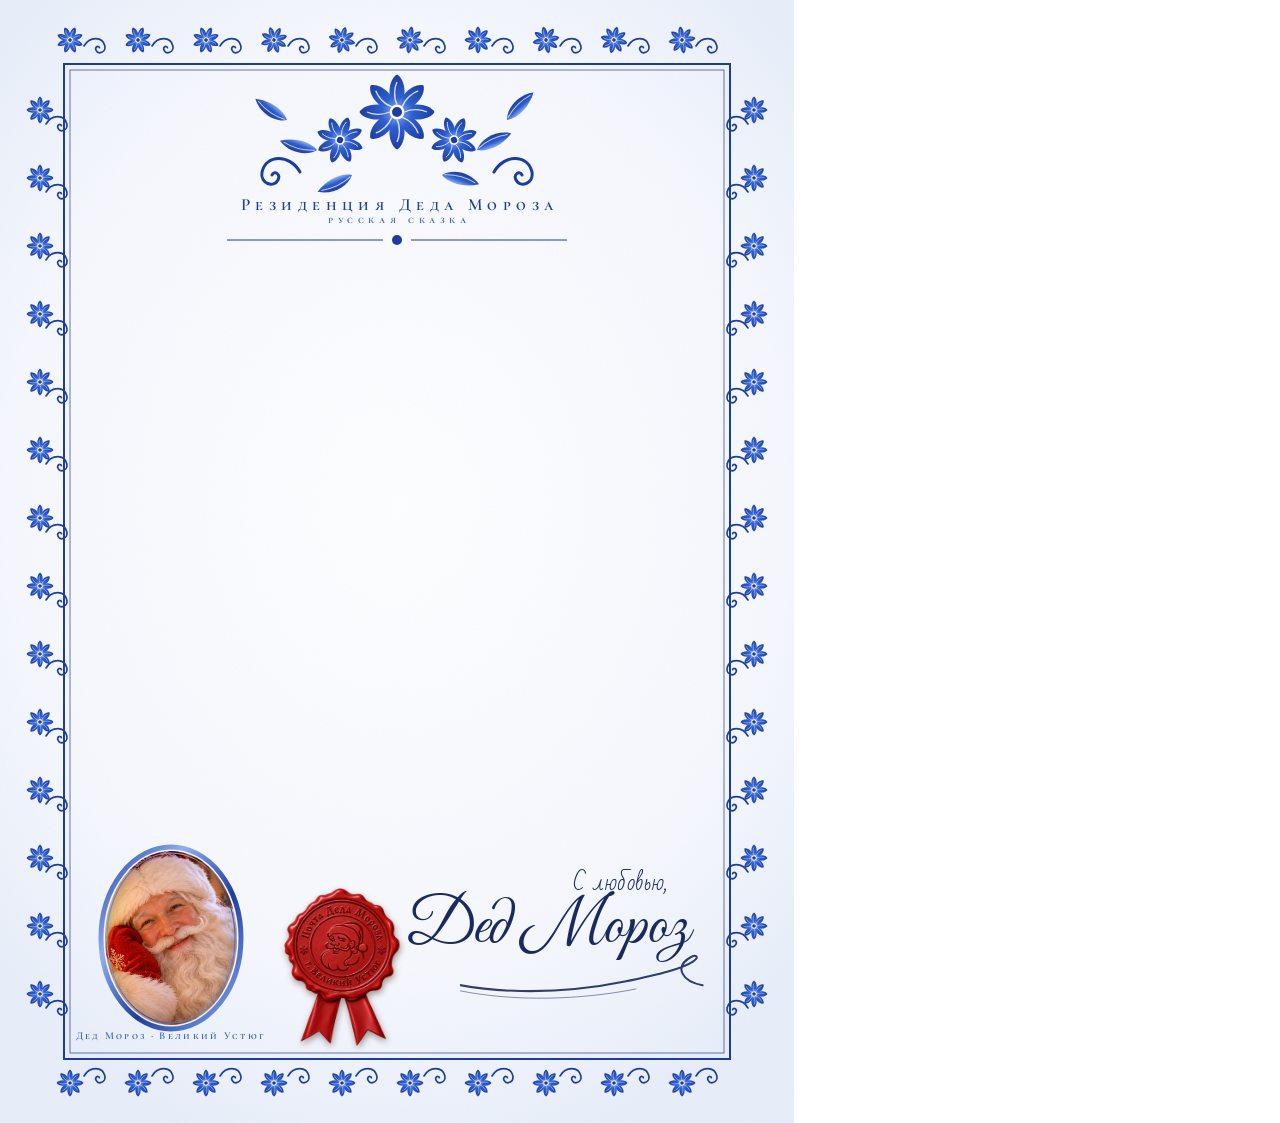
<file: letter/tpl-gzhel.html>
<!DOCTYPE html><html lang="ru"><head><meta charset="utf-8"><title>Гжель</title>
<!-- Шаблон бланка письма «Гжель». Снимается в tpl-gzhel.jpg скриптом letter/render.py.
     Зона текста, которую заполняет сервер: x 104…690 px, y 252…842 px — её оставляем светлой и пустой. -->
<style>
@font-face{font-family:"Cormorant SC";src:url(CormorantSC-SemiBold.ttf);font-weight:600}
@font-face{font-family:"Bad Script";src:url(BadScript-Regular.ttf)}
@font-face{font-family:"Great Vibes";src:url(GreatVibes-Regular.ttf)}
*{box-sizing:border-box;margin:0;padding:0}
html,body{width:794px;height:1123px;overflow:hidden}
.page{position:relative;width:794px;height:1123px;overflow:hidden;background:radial-gradient(ellipse 70% 60% at 50% 45%,#ffffff,#f6f8fd 70%,#e8eef9)}
svg.layer{position:absolute;inset:0;width:100%;height:100%}
.abs{position:absolute}
.title{left:0;right:0;top:196px;text-align:center;font:600 17px/1 "Cormorant SC",serif;letter-spacing:.32em;padding-left:.32em;color:#1d3d9e}
.subtitle{left:0;right:0;top:214px;text-align:center;font:600 13px/1 "Cormorant SC",serif;letter-spacing:.42em;padding-left:.42em;color:#3a5fb8}
.medal{left:86px;top:842px;width:150px;height:192px}
.medal .photo{position:absolute;inset:9px;border-radius:50%;background:#2a1418 url(portrait.jpg) center 18%/cover;box-shadow:inset 0 0 18px rgba(30,10,5,.5)}
.medal svg{position:absolute;inset:0;width:100%;height:100%;overflow:visible}
.medal-cap{left:46px;top:1042px;width:230px;text-align:center;font:600 10.5px/1.2 "Cormorant SC",serif;letter-spacing:.22em;color:#3a5fb8}
.sig-pre{right:118px;top:872px;font:22px/1 "Bad Script",cursive;color:#1b2a5e}
.sig{right:96px;top:896px;font:64px/1 "Great Vibes",cursive;color:#1b2a5e}
.sig-fl{right:74px;top:954px;width:250px;height:46px}
.seal{left:268px;top:888px;width:146px;filter:drop-shadow(1.5px 3px 3px rgba(58,21,5,.45))}
.subtitle{font-size:11px}.medal{left:96px}.medal-cap{left:56px;top:1030px}.sig-pre{right:126px}.sig{right:104px}.sig-fl{right:84px}
</style></head><body><div class="page">
<svg class="layer" viewBox="0 0 794 1123" aria-hidden="true"><defs>
<linearGradient id="cob" x1="0" y1="0" x2="0" y2="1"><stop offset="0" stop-color="#1d3d9e"/><stop offset=".6" stop-color="#2f5fd0"/><stop offset="1" stop-color="#8fb0f0"/></linearGradient>
<filter id="tex"><feTurbulence type="fractalNoise" baseFrequency=".7" numOctaves="2" seed="9"/><feColorMatrix values="0 0 0 0 .3 0 0 0 0 .4 0 0 0 0 .7 0 0 0 .05 0"/></filter></defs>
<rect width="794" height="1123" filter="url(#tex)"/>
<rect x="64" y="64" width="666" height="995" fill="none" stroke="#1d3d9e" stroke-width="2"/>
<rect x="70" y="70" width="654" height="983" fill="none" stroke="#1d3d9e" stroke-width=".7"/>
<g transform="translate(70 40) rotate(22.25667603948161)"><path d="M0 0 C-4.0 -4.5 -3.1 -11.7 0 -13.5 C3.1 -11.7 4.0 -4.5 0 0Z" fill="url(#cob)" transform="rotate(0)"/><path d="M0 -2.7 C-1.4 -5.4 -0.9 -9.0 0 -10.8" stroke="#fff" stroke-width="0.50" fill="none" opacity=".8" transform="rotate(0)"/><path d="M0 0 C-4.0 -4.5 -3.1 -11.7 0 -13.5 C3.1 -11.7 4.0 -4.5 0 0Z" fill="url(#cob)" transform="rotate(45)"/><path d="M0 -2.7 C-1.4 -5.4 -0.9 -9.0 0 -10.8" stroke="#fff" stroke-width="0.50" fill="none" opacity=".8" transform="rotate(45)"/><path d="M0 0 C-4.0 -4.5 -3.1 -11.7 0 -13.5 C3.1 -11.7 4.0 -4.5 0 0Z" fill="url(#cob)" transform="rotate(90)"/><path d="M0 -2.7 C-1.4 -5.4 -0.9 -9.0 0 -10.8" stroke="#fff" stroke-width="0.50" fill="none" opacity=".8" transform="rotate(90)"/><path d="M0 0 C-4.0 -4.5 -3.1 -11.7 0 -13.5 C3.1 -11.7 4.0 -4.5 0 0Z" fill="url(#cob)" transform="rotate(135)"/><path d="M0 -2.7 C-1.4 -5.4 -0.9 -9.0 0 -10.8" stroke="#fff" stroke-width="0.50" fill="none" opacity=".8" transform="rotate(135)"/><path d="M0 0 C-4.0 -4.5 -3.1 -11.7 0 -13.5 C3.1 -11.7 4.0 -4.5 0 0Z" fill="url(#cob)" transform="rotate(180)"/><path d="M0 -2.7 C-1.4 -5.4 -0.9 -9.0 0 -10.8" stroke="#fff" stroke-width="0.50" fill="none" opacity=".8" transform="rotate(180)"/><path d="M0 0 C-4.0 -4.5 -3.1 -11.7 0 -13.5 C3.1 -11.7 4.0 -4.5 0 0Z" fill="url(#cob)" transform="rotate(225)"/><path d="M0 -2.7 C-1.4 -5.4 -0.9 -9.0 0 -10.8" stroke="#fff" stroke-width="0.50" fill="none" opacity=".8" transform="rotate(225)"/><path d="M0 0 C-4.0 -4.5 -3.1 -11.7 0 -13.5 C3.1 -11.7 4.0 -4.5 0 0Z" fill="url(#cob)" transform="rotate(270)"/><path d="M0 -2.7 C-1.4 -5.4 -0.9 -9.0 0 -10.8" stroke="#fff" stroke-width="0.50" fill="none" opacity=".8" transform="rotate(270)"/><path d="M0 0 C-4.0 -4.5 -3.1 -11.7 0 -13.5 C3.1 -11.7 4.0 -4.5 0 0Z" fill="url(#cob)" transform="rotate(315)"/><path d="M0 -2.7 C-1.4 -5.4 -0.9 -9.0 0 -10.8" stroke="#fff" stroke-width="0.50" fill="none" opacity=".8" transform="rotate(315)"/><circle r="2.7" fill="#fff"/><circle r="1.8" fill="#1d3d9e"/></g><path transform="translate(84 46) scale(0.55 0.55)" d="M0 0 C10 -18 34 -18 38 0 C40 12 26 16 22 8 C19 2 26 -2 28 3" fill="none" stroke="#1d3d9e" stroke-width="3" stroke-linecap="round"/><g transform="translate(70 1083) rotate(0)"><path d="M0 0 C-4.0 -4.5 -3.1 -11.7 0 -13.5 C3.1 -11.7 4.0 -4.5 0 0Z" fill="url(#cob)" transform="rotate(0)"/><path d="M0 -2.7 C-1.4 -5.4 -0.9 -9.0 0 -10.8" stroke="#fff" stroke-width="0.50" fill="none" opacity=".8" transform="rotate(0)"/><path d="M0 0 C-4.0 -4.5 -3.1 -11.7 0 -13.5 C3.1 -11.7 4.0 -4.5 0 0Z" fill="url(#cob)" transform="rotate(45)"/><path d="M0 -2.7 C-1.4 -5.4 -0.9 -9.0 0 -10.8" stroke="#fff" stroke-width="0.50" fill="none" opacity=".8" transform="rotate(45)"/><path d="M0 0 C-4.0 -4.5 -3.1 -11.7 0 -13.5 C3.1 -11.7 4.0 -4.5 0 0Z" fill="url(#cob)" transform="rotate(90)"/><path d="M0 -2.7 C-1.4 -5.4 -0.9 -9.0 0 -10.8" stroke="#fff" stroke-width="0.50" fill="none" opacity=".8" transform="rotate(90)"/><path d="M0 0 C-4.0 -4.5 -3.1 -11.7 0 -13.5 C3.1 -11.7 4.0 -4.5 0 0Z" fill="url(#cob)" transform="rotate(135)"/><path d="M0 -2.7 C-1.4 -5.4 -0.9 -9.0 0 -10.8" stroke="#fff" stroke-width="0.50" fill="none" opacity=".8" transform="rotate(135)"/><path d="M0 0 C-4.0 -4.5 -3.1 -11.7 0 -13.5 C3.1 -11.7 4.0 -4.5 0 0Z" fill="url(#cob)" transform="rotate(180)"/><path d="M0 -2.7 C-1.4 -5.4 -0.9 -9.0 0 -10.8" stroke="#fff" stroke-width="0.50" fill="none" opacity=".8" transform="rotate(180)"/><path d="M0 0 C-4.0 -4.5 -3.1 -11.7 0 -13.5 C3.1 -11.7 4.0 -4.5 0 0Z" fill="url(#cob)" transform="rotate(225)"/><path d="M0 -2.7 C-1.4 -5.4 -0.9 -9.0 0 -10.8" stroke="#fff" stroke-width="0.50" fill="none" opacity=".8" transform="rotate(225)"/><path d="M0 0 C-4.0 -4.5 -3.1 -11.7 0 -13.5 C3.1 -11.7 4.0 -4.5 0 0Z" fill="url(#cob)" transform="rotate(270)"/><path d="M0 -2.7 C-1.4 -5.4 -0.9 -9.0 0 -10.8" stroke="#fff" stroke-width="0.50" fill="none" opacity=".8" transform="rotate(270)"/><path d="M0 0 C-4.0 -4.5 -3.1 -11.7 0 -13.5 C3.1 -11.7 4.0 -4.5 0 0Z" fill="url(#cob)" transform="rotate(315)"/><path d="M0 -2.7 C-1.4 -5.4 -0.9 -9.0 0 -10.8" stroke="#fff" stroke-width="0.50" fill="none" opacity=".8" transform="rotate(315)"/><circle r="2.7" fill="#fff"/><circle r="1.8" fill="#1d3d9e"/></g><path transform="translate(84 1076) scale(0.55 0.55)" d="M0 0 C10 -18 34 -18 38 0 C40 12 26 16 22 8 C19 2 26 -2 28 3" fill="none" stroke="#1d3d9e" stroke-width="3" stroke-linecap="round"/><g transform="translate(138 40) rotate(21.990391777517345)"><path d="M0 0 C-4.0 -4.5 -3.1 -11.7 0 -13.5 C3.1 -11.7 4.0 -4.5 0 0Z" fill="url(#cob)" transform="rotate(0)"/><path d="M0 -2.7 C-1.4 -5.4 -0.9 -9.0 0 -10.8" stroke="#fff" stroke-width="0.50" fill="none" opacity=".8" transform="rotate(0)"/><path d="M0 0 C-4.0 -4.5 -3.1 -11.7 0 -13.5 C3.1 -11.7 4.0 -4.5 0 0Z" fill="url(#cob)" transform="rotate(45)"/><path d="M0 -2.7 C-1.4 -5.4 -0.9 -9.0 0 -10.8" stroke="#fff" stroke-width="0.50" fill="none" opacity=".8" transform="rotate(45)"/><path d="M0 0 C-4.0 -4.5 -3.1 -11.7 0 -13.5 C3.1 -11.7 4.0 -4.5 0 0Z" fill="url(#cob)" transform="rotate(90)"/><path d="M0 -2.7 C-1.4 -5.4 -0.9 -9.0 0 -10.8" stroke="#fff" stroke-width="0.50" fill="none" opacity=".8" transform="rotate(90)"/><path d="M0 0 C-4.0 -4.5 -3.1 -11.7 0 -13.5 C3.1 -11.7 4.0 -4.5 0 0Z" fill="url(#cob)" transform="rotate(135)"/><path d="M0 -2.7 C-1.4 -5.4 -0.9 -9.0 0 -10.8" stroke="#fff" stroke-width="0.50" fill="none" opacity=".8" transform="rotate(135)"/><path d="M0 0 C-4.0 -4.5 -3.1 -11.7 0 -13.5 C3.1 -11.7 4.0 -4.5 0 0Z" fill="url(#cob)" transform="rotate(180)"/><path d="M0 -2.7 C-1.4 -5.4 -0.9 -9.0 0 -10.8" stroke="#fff" stroke-width="0.50" fill="none" opacity=".8" transform="rotate(180)"/><path d="M0 0 C-4.0 -4.5 -3.1 -11.7 0 -13.5 C3.1 -11.7 4.0 -4.5 0 0Z" fill="url(#cob)" transform="rotate(225)"/><path d="M0 -2.7 C-1.4 -5.4 -0.9 -9.0 0 -10.8" stroke="#fff" stroke-width="0.50" fill="none" opacity=".8" transform="rotate(225)"/><path d="M0 0 C-4.0 -4.5 -3.1 -11.7 0 -13.5 C3.1 -11.7 4.0 -4.5 0 0Z" fill="url(#cob)" transform="rotate(270)"/><path d="M0 -2.7 C-1.4 -5.4 -0.9 -9.0 0 -10.8" stroke="#fff" stroke-width="0.50" fill="none" opacity=".8" transform="rotate(270)"/><path d="M0 0 C-4.0 -4.5 -3.1 -11.7 0 -13.5 C3.1 -11.7 4.0 -4.5 0 0Z" fill="url(#cob)" transform="rotate(315)"/><path d="M0 -2.7 C-1.4 -5.4 -0.9 -9.0 0 -10.8" stroke="#fff" stroke-width="0.50" fill="none" opacity=".8" transform="rotate(315)"/><circle r="2.7" fill="#fff"/><circle r="1.8" fill="#1d3d9e"/></g><path transform="translate(152 46) scale(0.55 0.55)" d="M0 0 C10 -18 34 -18 38 0 C40 12 26 16 22 8 C19 2 26 -2 28 3" fill="none" stroke="#1d3d9e" stroke-width="3" stroke-linecap="round"/><g transform="translate(138 1083) rotate(0)"><path d="M0 0 C-4.0 -4.5 -3.1 -11.7 0 -13.5 C3.1 -11.7 4.0 -4.5 0 0Z" fill="url(#cob)" transform="rotate(0)"/><path d="M0 -2.7 C-1.4 -5.4 -0.9 -9.0 0 -10.8" stroke="#fff" stroke-width="0.50" fill="none" opacity=".8" transform="rotate(0)"/><path d="M0 0 C-4.0 -4.5 -3.1 -11.7 0 -13.5 C3.1 -11.7 4.0 -4.5 0 0Z" fill="url(#cob)" transform="rotate(45)"/><path d="M0 -2.7 C-1.4 -5.4 -0.9 -9.0 0 -10.8" stroke="#fff" stroke-width="0.50" fill="none" opacity=".8" transform="rotate(45)"/><path d="M0 0 C-4.0 -4.5 -3.1 -11.7 0 -13.5 C3.1 -11.7 4.0 -4.5 0 0Z" fill="url(#cob)" transform="rotate(90)"/><path d="M0 -2.7 C-1.4 -5.4 -0.9 -9.0 0 -10.8" stroke="#fff" stroke-width="0.50" fill="none" opacity=".8" transform="rotate(90)"/><path d="M0 0 C-4.0 -4.5 -3.1 -11.7 0 -13.5 C3.1 -11.7 4.0 -4.5 0 0Z" fill="url(#cob)" transform="rotate(135)"/><path d="M0 -2.7 C-1.4 -5.4 -0.9 -9.0 0 -10.8" stroke="#fff" stroke-width="0.50" fill="none" opacity=".8" transform="rotate(135)"/><path d="M0 0 C-4.0 -4.5 -3.1 -11.7 0 -13.5 C3.1 -11.7 4.0 -4.5 0 0Z" fill="url(#cob)" transform="rotate(180)"/><path d="M0 -2.7 C-1.4 -5.4 -0.9 -9.0 0 -10.8" stroke="#fff" stroke-width="0.50" fill="none" opacity=".8" transform="rotate(180)"/><path d="M0 0 C-4.0 -4.5 -3.1 -11.7 0 -13.5 C3.1 -11.7 4.0 -4.5 0 0Z" fill="url(#cob)" transform="rotate(225)"/><path d="M0 -2.7 C-1.4 -5.4 -0.9 -9.0 0 -10.8" stroke="#fff" stroke-width="0.50" fill="none" opacity=".8" transform="rotate(225)"/><path d="M0 0 C-4.0 -4.5 -3.1 -11.7 0 -13.5 C3.1 -11.7 4.0 -4.5 0 0Z" fill="url(#cob)" transform="rotate(270)"/><path d="M0 -2.7 C-1.4 -5.4 -0.9 -9.0 0 -10.8" stroke="#fff" stroke-width="0.50" fill="none" opacity=".8" transform="rotate(270)"/><path d="M0 0 C-4.0 -4.5 -3.1 -11.7 0 -13.5 C3.1 -11.7 4.0 -4.5 0 0Z" fill="url(#cob)" transform="rotate(315)"/><path d="M0 -2.7 C-1.4 -5.4 -0.9 -9.0 0 -10.8" stroke="#fff" stroke-width="0.50" fill="none" opacity=".8" transform="rotate(315)"/><circle r="2.7" fill="#fff"/><circle r="1.8" fill="#1d3d9e"/></g><path transform="translate(152 1076) scale(0.55 0.55)" d="M0 0 C10 -18 34 -18 38 0 C40 12 26 16 22 8 C19 2 26 -2 28 3" fill="none" stroke="#1d3d9e" stroke-width="3" stroke-linecap="round"/><g transform="translate(206 40) rotate(22.853797384121286)"><path d="M0 0 C-4.0 -4.5 -3.1 -11.7 0 -13.5 C3.1 -11.7 4.0 -4.5 0 0Z" fill="url(#cob)" transform="rotate(0)"/><path d="M0 -2.7 C-1.4 -5.4 -0.9 -9.0 0 -10.8" stroke="#fff" stroke-width="0.50" fill="none" opacity=".8" transform="rotate(0)"/><path d="M0 0 C-4.0 -4.5 -3.1 -11.7 0 -13.5 C3.1 -11.7 4.0 -4.5 0 0Z" fill="url(#cob)" transform="rotate(45)"/><path d="M0 -2.7 C-1.4 -5.4 -0.9 -9.0 0 -10.8" stroke="#fff" stroke-width="0.50" fill="none" opacity=".8" transform="rotate(45)"/><path d="M0 0 C-4.0 -4.5 -3.1 -11.7 0 -13.5 C3.1 -11.7 4.0 -4.5 0 0Z" fill="url(#cob)" transform="rotate(90)"/><path d="M0 -2.7 C-1.4 -5.4 -0.9 -9.0 0 -10.8" stroke="#fff" stroke-width="0.50" fill="none" opacity=".8" transform="rotate(90)"/><path d="M0 0 C-4.0 -4.5 -3.1 -11.7 0 -13.5 C3.1 -11.7 4.0 -4.5 0 0Z" fill="url(#cob)" transform="rotate(135)"/><path d="M0 -2.7 C-1.4 -5.4 -0.9 -9.0 0 -10.8" stroke="#fff" stroke-width="0.50" fill="none" opacity=".8" transform="rotate(135)"/><path d="M0 0 C-4.0 -4.5 -3.1 -11.7 0 -13.5 C3.1 -11.7 4.0 -4.5 0 0Z" fill="url(#cob)" transform="rotate(180)"/><path d="M0 -2.7 C-1.4 -5.4 -0.9 -9.0 0 -10.8" stroke="#fff" stroke-width="0.50" fill="none" opacity=".8" transform="rotate(180)"/><path d="M0 0 C-4.0 -4.5 -3.1 -11.7 0 -13.5 C3.1 -11.7 4.0 -4.5 0 0Z" fill="url(#cob)" transform="rotate(225)"/><path d="M0 -2.7 C-1.4 -5.4 -0.9 -9.0 0 -10.8" stroke="#fff" stroke-width="0.50" fill="none" opacity=".8" transform="rotate(225)"/><path d="M0 0 C-4.0 -4.5 -3.1 -11.7 0 -13.5 C3.1 -11.7 4.0 -4.5 0 0Z" fill="url(#cob)" transform="rotate(270)"/><path d="M0 -2.7 C-1.4 -5.4 -0.9 -9.0 0 -10.8" stroke="#fff" stroke-width="0.50" fill="none" opacity=".8" transform="rotate(270)"/><path d="M0 0 C-4.0 -4.5 -3.1 -11.7 0 -13.5 C3.1 -11.7 4.0 -4.5 0 0Z" fill="url(#cob)" transform="rotate(315)"/><path d="M0 -2.7 C-1.4 -5.4 -0.9 -9.0 0 -10.8" stroke="#fff" stroke-width="0.50" fill="none" opacity=".8" transform="rotate(315)"/><circle r="2.7" fill="#fff"/><circle r="1.8" fill="#1d3d9e"/></g><path transform="translate(220 46) scale(0.55 0.55)" d="M0 0 C10 -18 34 -18 38 0 C40 12 26 16 22 8 C19 2 26 -2 28 3" fill="none" stroke="#1d3d9e" stroke-width="3" stroke-linecap="round"/><g transform="translate(206 1083) rotate(0)"><path d="M0 0 C-4.0 -4.5 -3.1 -11.7 0 -13.5 C3.1 -11.7 4.0 -4.5 0 0Z" fill="url(#cob)" transform="rotate(0)"/><path d="M0 -2.7 C-1.4 -5.4 -0.9 -9.0 0 -10.8" stroke="#fff" stroke-width="0.50" fill="none" opacity=".8" transform="rotate(0)"/><path d="M0 0 C-4.0 -4.5 -3.1 -11.7 0 -13.5 C3.1 -11.7 4.0 -4.5 0 0Z" fill="url(#cob)" transform="rotate(45)"/><path d="M0 -2.7 C-1.4 -5.4 -0.9 -9.0 0 -10.8" stroke="#fff" stroke-width="0.50" fill="none" opacity=".8" transform="rotate(45)"/><path d="M0 0 C-4.0 -4.5 -3.1 -11.7 0 -13.5 C3.1 -11.7 4.0 -4.5 0 0Z" fill="url(#cob)" transform="rotate(90)"/><path d="M0 -2.7 C-1.4 -5.4 -0.9 -9.0 0 -10.8" stroke="#fff" stroke-width="0.50" fill="none" opacity=".8" transform="rotate(90)"/><path d="M0 0 C-4.0 -4.5 -3.1 -11.7 0 -13.5 C3.1 -11.7 4.0 -4.5 0 0Z" fill="url(#cob)" transform="rotate(135)"/><path d="M0 -2.7 C-1.4 -5.4 -0.9 -9.0 0 -10.8" stroke="#fff" stroke-width="0.50" fill="none" opacity=".8" transform="rotate(135)"/><path d="M0 0 C-4.0 -4.5 -3.1 -11.7 0 -13.5 C3.1 -11.7 4.0 -4.5 0 0Z" fill="url(#cob)" transform="rotate(180)"/><path d="M0 -2.7 C-1.4 -5.4 -0.9 -9.0 0 -10.8" stroke="#fff" stroke-width="0.50" fill="none" opacity=".8" transform="rotate(180)"/><path d="M0 0 C-4.0 -4.5 -3.1 -11.7 0 -13.5 C3.1 -11.7 4.0 -4.5 0 0Z" fill="url(#cob)" transform="rotate(225)"/><path d="M0 -2.7 C-1.4 -5.4 -0.9 -9.0 0 -10.8" stroke="#fff" stroke-width="0.50" fill="none" opacity=".8" transform="rotate(225)"/><path d="M0 0 C-4.0 -4.5 -3.1 -11.7 0 -13.5 C3.1 -11.7 4.0 -4.5 0 0Z" fill="url(#cob)" transform="rotate(270)"/><path d="M0 -2.7 C-1.4 -5.4 -0.9 -9.0 0 -10.8" stroke="#fff" stroke-width="0.50" fill="none" opacity=".8" transform="rotate(270)"/><path d="M0 0 C-4.0 -4.5 -3.1 -11.7 0 -13.5 C3.1 -11.7 4.0 -4.5 0 0Z" fill="url(#cob)" transform="rotate(315)"/><path d="M0 -2.7 C-1.4 -5.4 -0.9 -9.0 0 -10.8" stroke="#fff" stroke-width="0.50" fill="none" opacity=".8" transform="rotate(315)"/><circle r="2.7" fill="#fff"/><circle r="1.8" fill="#1d3d9e"/></g><path transform="translate(220 1076) scale(0.55 0.55)" d="M0 0 C10 -18 34 -18 38 0 C40 12 26 16 22 8 C19 2 26 -2 28 3" fill="none" stroke="#1d3d9e" stroke-width="3" stroke-linecap="round"/><g transform="translate(274 40) rotate(27.269938701763753)"><path d="M0 0 C-4.0 -4.5 -3.1 -11.7 0 -13.5 C3.1 -11.7 4.0 -4.5 0 0Z" fill="url(#cob)" transform="rotate(0)"/><path d="M0 -2.7 C-1.4 -5.4 -0.9 -9.0 0 -10.8" stroke="#fff" stroke-width="0.50" fill="none" opacity=".8" transform="rotate(0)"/><path d="M0 0 C-4.0 -4.5 -3.1 -11.7 0 -13.5 C3.1 -11.7 4.0 -4.5 0 0Z" fill="url(#cob)" transform="rotate(45)"/><path d="M0 -2.7 C-1.4 -5.4 -0.9 -9.0 0 -10.8" stroke="#fff" stroke-width="0.50" fill="none" opacity=".8" transform="rotate(45)"/><path d="M0 0 C-4.0 -4.5 -3.1 -11.7 0 -13.5 C3.1 -11.7 4.0 -4.5 0 0Z" fill="url(#cob)" transform="rotate(90)"/><path d="M0 -2.7 C-1.4 -5.4 -0.9 -9.0 0 -10.8" stroke="#fff" stroke-width="0.50" fill="none" opacity=".8" transform="rotate(90)"/><path d="M0 0 C-4.0 -4.5 -3.1 -11.7 0 -13.5 C3.1 -11.7 4.0 -4.5 0 0Z" fill="url(#cob)" transform="rotate(135)"/><path d="M0 -2.7 C-1.4 -5.4 -0.9 -9.0 0 -10.8" stroke="#fff" stroke-width="0.50" fill="none" opacity=".8" transform="rotate(135)"/><path d="M0 0 C-4.0 -4.5 -3.1 -11.7 0 -13.5 C3.1 -11.7 4.0 -4.5 0 0Z" fill="url(#cob)" transform="rotate(180)"/><path d="M0 -2.7 C-1.4 -5.4 -0.9 -9.0 0 -10.8" stroke="#fff" stroke-width="0.50" fill="none" opacity=".8" transform="rotate(180)"/><path d="M0 0 C-4.0 -4.5 -3.1 -11.7 0 -13.5 C3.1 -11.7 4.0 -4.5 0 0Z" fill="url(#cob)" transform="rotate(225)"/><path d="M0 -2.7 C-1.4 -5.4 -0.9 -9.0 0 -10.8" stroke="#fff" stroke-width="0.50" fill="none" opacity=".8" transform="rotate(225)"/><path d="M0 0 C-4.0 -4.5 -3.1 -11.7 0 -13.5 C3.1 -11.7 4.0 -4.5 0 0Z" fill="url(#cob)" transform="rotate(270)"/><path d="M0 -2.7 C-1.4 -5.4 -0.9 -9.0 0 -10.8" stroke="#fff" stroke-width="0.50" fill="none" opacity=".8" transform="rotate(270)"/><path d="M0 0 C-4.0 -4.5 -3.1 -11.7 0 -13.5 C3.1 -11.7 4.0 -4.5 0 0Z" fill="url(#cob)" transform="rotate(315)"/><path d="M0 -2.7 C-1.4 -5.4 -0.9 -9.0 0 -10.8" stroke="#fff" stroke-width="0.50" fill="none" opacity=".8" transform="rotate(315)"/><circle r="2.7" fill="#fff"/><circle r="1.8" fill="#1d3d9e"/></g><path transform="translate(288 46) scale(0.55 0.55)" d="M0 0 C10 -18 34 -18 38 0 C40 12 26 16 22 8 C19 2 26 -2 28 3" fill="none" stroke="#1d3d9e" stroke-width="3" stroke-linecap="round"/><g transform="translate(274 1083) rotate(0)"><path d="M0 0 C-4.0 -4.5 -3.1 -11.7 0 -13.5 C3.1 -11.7 4.0 -4.5 0 0Z" fill="url(#cob)" transform="rotate(0)"/><path d="M0 -2.7 C-1.4 -5.4 -0.9 -9.0 0 -10.8" stroke="#fff" stroke-width="0.50" fill="none" opacity=".8" transform="rotate(0)"/><path d="M0 0 C-4.0 -4.5 -3.1 -11.7 0 -13.5 C3.1 -11.7 4.0 -4.5 0 0Z" fill="url(#cob)" transform="rotate(45)"/><path d="M0 -2.7 C-1.4 -5.4 -0.9 -9.0 0 -10.8" stroke="#fff" stroke-width="0.50" fill="none" opacity=".8" transform="rotate(45)"/><path d="M0 0 C-4.0 -4.5 -3.1 -11.7 0 -13.5 C3.1 -11.7 4.0 -4.5 0 0Z" fill="url(#cob)" transform="rotate(90)"/><path d="M0 -2.7 C-1.4 -5.4 -0.9 -9.0 0 -10.8" stroke="#fff" stroke-width="0.50" fill="none" opacity=".8" transform="rotate(90)"/><path d="M0 0 C-4.0 -4.5 -3.1 -11.7 0 -13.5 C3.1 -11.7 4.0 -4.5 0 0Z" fill="url(#cob)" transform="rotate(135)"/><path d="M0 -2.7 C-1.4 -5.4 -0.9 -9.0 0 -10.8" stroke="#fff" stroke-width="0.50" fill="none" opacity=".8" transform="rotate(135)"/><path d="M0 0 C-4.0 -4.5 -3.1 -11.7 0 -13.5 C3.1 -11.7 4.0 -4.5 0 0Z" fill="url(#cob)" transform="rotate(180)"/><path d="M0 -2.7 C-1.4 -5.4 -0.9 -9.0 0 -10.8" stroke="#fff" stroke-width="0.50" fill="none" opacity=".8" transform="rotate(180)"/><path d="M0 0 C-4.0 -4.5 -3.1 -11.7 0 -13.5 C3.1 -11.7 4.0 -4.5 0 0Z" fill="url(#cob)" transform="rotate(225)"/><path d="M0 -2.7 C-1.4 -5.4 -0.9 -9.0 0 -10.8" stroke="#fff" stroke-width="0.50" fill="none" opacity=".8" transform="rotate(225)"/><path d="M0 0 C-4.0 -4.5 -3.1 -11.7 0 -13.5 C3.1 -11.7 4.0 -4.5 0 0Z" fill="url(#cob)" transform="rotate(270)"/><path d="M0 -2.7 C-1.4 -5.4 -0.9 -9.0 0 -10.8" stroke="#fff" stroke-width="0.50" fill="none" opacity=".8" transform="rotate(270)"/><path d="M0 0 C-4.0 -4.5 -3.1 -11.7 0 -13.5 C3.1 -11.7 4.0 -4.5 0 0Z" fill="url(#cob)" transform="rotate(315)"/><path d="M0 -2.7 C-1.4 -5.4 -0.9 -9.0 0 -10.8" stroke="#fff" stroke-width="0.50" fill="none" opacity=".8" transform="rotate(315)"/><circle r="2.7" fill="#fff"/><circle r="1.8" fill="#1d3d9e"/></g><path transform="translate(288 1076) scale(0.55 0.55)" d="M0 0 C10 -18 34 -18 38 0 C40 12 26 16 22 8 C19 2 26 -2 28 3" fill="none" stroke="#1d3d9e" stroke-width="3" stroke-linecap="round"/><g transform="translate(342 40) rotate(14.073208835168288)"><path d="M0 0 C-4.0 -4.5 -3.1 -11.7 0 -13.5 C3.1 -11.7 4.0 -4.5 0 0Z" fill="url(#cob)" transform="rotate(0)"/><path d="M0 -2.7 C-1.4 -5.4 -0.9 -9.0 0 -10.8" stroke="#fff" stroke-width="0.50" fill="none" opacity=".8" transform="rotate(0)"/><path d="M0 0 C-4.0 -4.5 -3.1 -11.7 0 -13.5 C3.1 -11.7 4.0 -4.5 0 0Z" fill="url(#cob)" transform="rotate(45)"/><path d="M0 -2.7 C-1.4 -5.4 -0.9 -9.0 0 -10.8" stroke="#fff" stroke-width="0.50" fill="none" opacity=".8" transform="rotate(45)"/><path d="M0 0 C-4.0 -4.5 -3.1 -11.7 0 -13.5 C3.1 -11.7 4.0 -4.5 0 0Z" fill="url(#cob)" transform="rotate(90)"/><path d="M0 -2.7 C-1.4 -5.4 -0.9 -9.0 0 -10.8" stroke="#fff" stroke-width="0.50" fill="none" opacity=".8" transform="rotate(90)"/><path d="M0 0 C-4.0 -4.5 -3.1 -11.7 0 -13.5 C3.1 -11.7 4.0 -4.5 0 0Z" fill="url(#cob)" transform="rotate(135)"/><path d="M0 -2.7 C-1.4 -5.4 -0.9 -9.0 0 -10.8" stroke="#fff" stroke-width="0.50" fill="none" opacity=".8" transform="rotate(135)"/><path d="M0 0 C-4.0 -4.5 -3.1 -11.7 0 -13.5 C3.1 -11.7 4.0 -4.5 0 0Z" fill="url(#cob)" transform="rotate(180)"/><path d="M0 -2.7 C-1.4 -5.4 -0.9 -9.0 0 -10.8" stroke="#fff" stroke-width="0.50" fill="none" opacity=".8" transform="rotate(180)"/><path d="M0 0 C-4.0 -4.5 -3.1 -11.7 0 -13.5 C3.1 -11.7 4.0 -4.5 0 0Z" fill="url(#cob)" transform="rotate(225)"/><path d="M0 -2.7 C-1.4 -5.4 -0.9 -9.0 0 -10.8" stroke="#fff" stroke-width="0.50" fill="none" opacity=".8" transform="rotate(225)"/><path d="M0 0 C-4.0 -4.5 -3.1 -11.7 0 -13.5 C3.1 -11.7 4.0 -4.5 0 0Z" fill="url(#cob)" transform="rotate(270)"/><path d="M0 -2.7 C-1.4 -5.4 -0.9 -9.0 0 -10.8" stroke="#fff" stroke-width="0.50" fill="none" opacity=".8" transform="rotate(270)"/><path d="M0 0 C-4.0 -4.5 -3.1 -11.7 0 -13.5 C3.1 -11.7 4.0 -4.5 0 0Z" fill="url(#cob)" transform="rotate(315)"/><path d="M0 -2.7 C-1.4 -5.4 -0.9 -9.0 0 -10.8" stroke="#fff" stroke-width="0.50" fill="none" opacity=".8" transform="rotate(315)"/><circle r="2.7" fill="#fff"/><circle r="1.8" fill="#1d3d9e"/></g><path transform="translate(356 46) scale(0.55 0.55)" d="M0 0 C10 -18 34 -18 38 0 C40 12 26 16 22 8 C19 2 26 -2 28 3" fill="none" stroke="#1d3d9e" stroke-width="3" stroke-linecap="round"/><g transform="translate(342 1083) rotate(0)"><path d="M0 0 C-4.0 -4.5 -3.1 -11.7 0 -13.5 C3.1 -11.7 4.0 -4.5 0 0Z" fill="url(#cob)" transform="rotate(0)"/><path d="M0 -2.7 C-1.4 -5.4 -0.9 -9.0 0 -10.8" stroke="#fff" stroke-width="0.50" fill="none" opacity=".8" transform="rotate(0)"/><path d="M0 0 C-4.0 -4.5 -3.1 -11.7 0 -13.5 C3.1 -11.7 4.0 -4.5 0 0Z" fill="url(#cob)" transform="rotate(45)"/><path d="M0 -2.7 C-1.4 -5.4 -0.9 -9.0 0 -10.8" stroke="#fff" stroke-width="0.50" fill="none" opacity=".8" transform="rotate(45)"/><path d="M0 0 C-4.0 -4.5 -3.1 -11.7 0 -13.5 C3.1 -11.7 4.0 -4.5 0 0Z" fill="url(#cob)" transform="rotate(90)"/><path d="M0 -2.7 C-1.4 -5.4 -0.9 -9.0 0 -10.8" stroke="#fff" stroke-width="0.50" fill="none" opacity=".8" transform="rotate(90)"/><path d="M0 0 C-4.0 -4.5 -3.1 -11.7 0 -13.5 C3.1 -11.7 4.0 -4.5 0 0Z" fill="url(#cob)" transform="rotate(135)"/><path d="M0 -2.7 C-1.4 -5.4 -0.9 -9.0 0 -10.8" stroke="#fff" stroke-width="0.50" fill="none" opacity=".8" transform="rotate(135)"/><path d="M0 0 C-4.0 -4.5 -3.1 -11.7 0 -13.5 C3.1 -11.7 4.0 -4.5 0 0Z" fill="url(#cob)" transform="rotate(180)"/><path d="M0 -2.7 C-1.4 -5.4 -0.9 -9.0 0 -10.8" stroke="#fff" stroke-width="0.50" fill="none" opacity=".8" transform="rotate(180)"/><path d="M0 0 C-4.0 -4.5 -3.1 -11.7 0 -13.5 C3.1 -11.7 4.0 -4.5 0 0Z" fill="url(#cob)" transform="rotate(225)"/><path d="M0 -2.7 C-1.4 -5.4 -0.9 -9.0 0 -10.8" stroke="#fff" stroke-width="0.50" fill="none" opacity=".8" transform="rotate(225)"/><path d="M0 0 C-4.0 -4.5 -3.1 -11.7 0 -13.5 C3.1 -11.7 4.0 -4.5 0 0Z" fill="url(#cob)" transform="rotate(270)"/><path d="M0 -2.7 C-1.4 -5.4 -0.9 -9.0 0 -10.8" stroke="#fff" stroke-width="0.50" fill="none" opacity=".8" transform="rotate(270)"/><path d="M0 0 C-4.0 -4.5 -3.1 -11.7 0 -13.5 C3.1 -11.7 4.0 -4.5 0 0Z" fill="url(#cob)" transform="rotate(315)"/><path d="M0 -2.7 C-1.4 -5.4 -0.9 -9.0 0 -10.8" stroke="#fff" stroke-width="0.50" fill="none" opacity=".8" transform="rotate(315)"/><circle r="2.7" fill="#fff"/><circle r="1.8" fill="#1d3d9e"/></g><path transform="translate(356 1076) scale(0.55 0.55)" d="M0 0 C10 -18 34 -18 38 0 C40 12 26 16 22 8 C19 2 26 -2 28 3" fill="none" stroke="#1d3d9e" stroke-width="3" stroke-linecap="round"/><g transform="translate(410 40) rotate(6.904882720390283)"><path d="M0 0 C-4.0 -4.5 -3.1 -11.7 0 -13.5 C3.1 -11.7 4.0 -4.5 0 0Z" fill="url(#cob)" transform="rotate(0)"/><path d="M0 -2.7 C-1.4 -5.4 -0.9 -9.0 0 -10.8" stroke="#fff" stroke-width="0.50" fill="none" opacity=".8" transform="rotate(0)"/><path d="M0 0 C-4.0 -4.5 -3.1 -11.7 0 -13.5 C3.1 -11.7 4.0 -4.5 0 0Z" fill="url(#cob)" transform="rotate(45)"/><path d="M0 -2.7 C-1.4 -5.4 -0.9 -9.0 0 -10.8" stroke="#fff" stroke-width="0.50" fill="none" opacity=".8" transform="rotate(45)"/><path d="M0 0 C-4.0 -4.5 -3.1 -11.7 0 -13.5 C3.1 -11.7 4.0 -4.5 0 0Z" fill="url(#cob)" transform="rotate(90)"/><path d="M0 -2.7 C-1.4 -5.4 -0.9 -9.0 0 -10.8" stroke="#fff" stroke-width="0.50" fill="none" opacity=".8" transform="rotate(90)"/><path d="M0 0 C-4.0 -4.5 -3.1 -11.7 0 -13.5 C3.1 -11.7 4.0 -4.5 0 0Z" fill="url(#cob)" transform="rotate(135)"/><path d="M0 -2.7 C-1.4 -5.4 -0.9 -9.0 0 -10.8" stroke="#fff" stroke-width="0.50" fill="none" opacity=".8" transform="rotate(135)"/><path d="M0 0 C-4.0 -4.5 -3.1 -11.7 0 -13.5 C3.1 -11.7 4.0 -4.5 0 0Z" fill="url(#cob)" transform="rotate(180)"/><path d="M0 -2.7 C-1.4 -5.4 -0.9 -9.0 0 -10.8" stroke="#fff" stroke-width="0.50" fill="none" opacity=".8" transform="rotate(180)"/><path d="M0 0 C-4.0 -4.5 -3.1 -11.7 0 -13.5 C3.1 -11.7 4.0 -4.5 0 0Z" fill="url(#cob)" transform="rotate(225)"/><path d="M0 -2.7 C-1.4 -5.4 -0.9 -9.0 0 -10.8" stroke="#fff" stroke-width="0.50" fill="none" opacity=".8" transform="rotate(225)"/><path d="M0 0 C-4.0 -4.5 -3.1 -11.7 0 -13.5 C3.1 -11.7 4.0 -4.5 0 0Z" fill="url(#cob)" transform="rotate(270)"/><path d="M0 -2.7 C-1.4 -5.4 -0.9 -9.0 0 -10.8" stroke="#fff" stroke-width="0.50" fill="none" opacity=".8" transform="rotate(270)"/><path d="M0 0 C-4.0 -4.5 -3.1 -11.7 0 -13.5 C3.1 -11.7 4.0 -4.5 0 0Z" fill="url(#cob)" transform="rotate(315)"/><path d="M0 -2.7 C-1.4 -5.4 -0.9 -9.0 0 -10.8" stroke="#fff" stroke-width="0.50" fill="none" opacity=".8" transform="rotate(315)"/><circle r="2.7" fill="#fff"/><circle r="1.8" fill="#1d3d9e"/></g><path transform="translate(424 46) scale(0.55 0.55)" d="M0 0 C10 -18 34 -18 38 0 C40 12 26 16 22 8 C19 2 26 -2 28 3" fill="none" stroke="#1d3d9e" stroke-width="3" stroke-linecap="round"/><g transform="translate(410 1083) rotate(0)"><path d="M0 0 C-4.0 -4.5 -3.1 -11.7 0 -13.5 C3.1 -11.7 4.0 -4.5 0 0Z" fill="url(#cob)" transform="rotate(0)"/><path d="M0 -2.7 C-1.4 -5.4 -0.9 -9.0 0 -10.8" stroke="#fff" stroke-width="0.50" fill="none" opacity=".8" transform="rotate(0)"/><path d="M0 0 C-4.0 -4.5 -3.1 -11.7 0 -13.5 C3.1 -11.7 4.0 -4.5 0 0Z" fill="url(#cob)" transform="rotate(45)"/><path d="M0 -2.7 C-1.4 -5.4 -0.9 -9.0 0 -10.8" stroke="#fff" stroke-width="0.50" fill="none" opacity=".8" transform="rotate(45)"/><path d="M0 0 C-4.0 -4.5 -3.1 -11.7 0 -13.5 C3.1 -11.7 4.0 -4.5 0 0Z" fill="url(#cob)" transform="rotate(90)"/><path d="M0 -2.7 C-1.4 -5.4 -0.9 -9.0 0 -10.8" stroke="#fff" stroke-width="0.50" fill="none" opacity=".8" transform="rotate(90)"/><path d="M0 0 C-4.0 -4.5 -3.1 -11.7 0 -13.5 C3.1 -11.7 4.0 -4.5 0 0Z" fill="url(#cob)" transform="rotate(135)"/><path d="M0 -2.7 C-1.4 -5.4 -0.9 -9.0 0 -10.8" stroke="#fff" stroke-width="0.50" fill="none" opacity=".8" transform="rotate(135)"/><path d="M0 0 C-4.0 -4.5 -3.1 -11.7 0 -13.5 C3.1 -11.7 4.0 -4.5 0 0Z" fill="url(#cob)" transform="rotate(180)"/><path d="M0 -2.7 C-1.4 -5.4 -0.9 -9.0 0 -10.8" stroke="#fff" stroke-width="0.50" fill="none" opacity=".8" transform="rotate(180)"/><path d="M0 0 C-4.0 -4.5 -3.1 -11.7 0 -13.5 C3.1 -11.7 4.0 -4.5 0 0Z" fill="url(#cob)" transform="rotate(225)"/><path d="M0 -2.7 C-1.4 -5.4 -0.9 -9.0 0 -10.8" stroke="#fff" stroke-width="0.50" fill="none" opacity=".8" transform="rotate(225)"/><path d="M0 0 C-4.0 -4.5 -3.1 -11.7 0 -13.5 C3.1 -11.7 4.0 -4.5 0 0Z" fill="url(#cob)" transform="rotate(270)"/><path d="M0 -2.7 C-1.4 -5.4 -0.9 -9.0 0 -10.8" stroke="#fff" stroke-width="0.50" fill="none" opacity=".8" transform="rotate(270)"/><path d="M0 0 C-4.0 -4.5 -3.1 -11.7 0 -13.5 C3.1 -11.7 4.0 -4.5 0 0Z" fill="url(#cob)" transform="rotate(315)"/><path d="M0 -2.7 C-1.4 -5.4 -0.9 -9.0 0 -10.8" stroke="#fff" stroke-width="0.50" fill="none" opacity=".8" transform="rotate(315)"/><circle r="2.7" fill="#fff"/><circle r="1.8" fill="#1d3d9e"/></g><path transform="translate(424 1076) scale(0.55 0.55)" d="M0 0 C10 -18 34 -18 38 0 C40 12 26 16 22 8 C19 2 26 -2 28 3" fill="none" stroke="#1d3d9e" stroke-width="3" stroke-linecap="round"/><g transform="translate(478 40) rotate(44.84251237218789)"><path d="M0 0 C-4.0 -4.5 -3.1 -11.7 0 -13.5 C3.1 -11.7 4.0 -4.5 0 0Z" fill="url(#cob)" transform="rotate(0)"/><path d="M0 -2.7 C-1.4 -5.4 -0.9 -9.0 0 -10.8" stroke="#fff" stroke-width="0.50" fill="none" opacity=".8" transform="rotate(0)"/><path d="M0 0 C-4.0 -4.5 -3.1 -11.7 0 -13.5 C3.1 -11.7 4.0 -4.5 0 0Z" fill="url(#cob)" transform="rotate(45)"/><path d="M0 -2.7 C-1.4 -5.4 -0.9 -9.0 0 -10.8" stroke="#fff" stroke-width="0.50" fill="none" opacity=".8" transform="rotate(45)"/><path d="M0 0 C-4.0 -4.5 -3.1 -11.7 0 -13.5 C3.1 -11.7 4.0 -4.5 0 0Z" fill="url(#cob)" transform="rotate(90)"/><path d="M0 -2.7 C-1.4 -5.4 -0.9 -9.0 0 -10.8" stroke="#fff" stroke-width="0.50" fill="none" opacity=".8" transform="rotate(90)"/><path d="M0 0 C-4.0 -4.5 -3.1 -11.7 0 -13.5 C3.1 -11.7 4.0 -4.5 0 0Z" fill="url(#cob)" transform="rotate(135)"/><path d="M0 -2.7 C-1.4 -5.4 -0.9 -9.0 0 -10.8" stroke="#fff" stroke-width="0.50" fill="none" opacity=".8" transform="rotate(135)"/><path d="M0 0 C-4.0 -4.5 -3.1 -11.7 0 -13.5 C3.1 -11.7 4.0 -4.5 0 0Z" fill="url(#cob)" transform="rotate(180)"/><path d="M0 -2.7 C-1.4 -5.4 -0.9 -9.0 0 -10.8" stroke="#fff" stroke-width="0.50" fill="none" opacity=".8" transform="rotate(180)"/><path d="M0 0 C-4.0 -4.5 -3.1 -11.7 0 -13.5 C3.1 -11.7 4.0 -4.5 0 0Z" fill="url(#cob)" transform="rotate(225)"/><path d="M0 -2.7 C-1.4 -5.4 -0.9 -9.0 0 -10.8" stroke="#fff" stroke-width="0.50" fill="none" opacity=".8" transform="rotate(225)"/><path d="M0 0 C-4.0 -4.5 -3.1 -11.7 0 -13.5 C3.1 -11.7 4.0 -4.5 0 0Z" fill="url(#cob)" transform="rotate(270)"/><path d="M0 -2.7 C-1.4 -5.4 -0.9 -9.0 0 -10.8" stroke="#fff" stroke-width="0.50" fill="none" opacity=".8" transform="rotate(270)"/><path d="M0 0 C-4.0 -4.5 -3.1 -11.7 0 -13.5 C3.1 -11.7 4.0 -4.5 0 0Z" fill="url(#cob)" transform="rotate(315)"/><path d="M0 -2.7 C-1.4 -5.4 -0.9 -9.0 0 -10.8" stroke="#fff" stroke-width="0.50" fill="none" opacity=".8" transform="rotate(315)"/><circle r="2.7" fill="#fff"/><circle r="1.8" fill="#1d3d9e"/></g><path transform="translate(492 46) scale(0.55 0.55)" d="M0 0 C10 -18 34 -18 38 0 C40 12 26 16 22 8 C19 2 26 -2 28 3" fill="none" stroke="#1d3d9e" stroke-width="3" stroke-linecap="round"/><g transform="translate(478 1083) rotate(0)"><path d="M0 0 C-4.0 -4.5 -3.1 -11.7 0 -13.5 C3.1 -11.7 4.0 -4.5 0 0Z" fill="url(#cob)" transform="rotate(0)"/><path d="M0 -2.7 C-1.4 -5.4 -0.9 -9.0 0 -10.8" stroke="#fff" stroke-width="0.50" fill="none" opacity=".8" transform="rotate(0)"/><path d="M0 0 C-4.0 -4.5 -3.1 -11.7 0 -13.5 C3.1 -11.7 4.0 -4.5 0 0Z" fill="url(#cob)" transform="rotate(45)"/><path d="M0 -2.7 C-1.4 -5.4 -0.9 -9.0 0 -10.8" stroke="#fff" stroke-width="0.50" fill="none" opacity=".8" transform="rotate(45)"/><path d="M0 0 C-4.0 -4.5 -3.1 -11.7 0 -13.5 C3.1 -11.7 4.0 -4.5 0 0Z" fill="url(#cob)" transform="rotate(90)"/><path d="M0 -2.7 C-1.4 -5.4 -0.9 -9.0 0 -10.8" stroke="#fff" stroke-width="0.50" fill="none" opacity=".8" transform="rotate(90)"/><path d="M0 0 C-4.0 -4.5 -3.1 -11.7 0 -13.5 C3.1 -11.7 4.0 -4.5 0 0Z" fill="url(#cob)" transform="rotate(135)"/><path d="M0 -2.7 C-1.4 -5.4 -0.9 -9.0 0 -10.8" stroke="#fff" stroke-width="0.50" fill="none" opacity=".8" transform="rotate(135)"/><path d="M0 0 C-4.0 -4.5 -3.1 -11.7 0 -13.5 C3.1 -11.7 4.0 -4.5 0 0Z" fill="url(#cob)" transform="rotate(180)"/><path d="M0 -2.7 C-1.4 -5.4 -0.9 -9.0 0 -10.8" stroke="#fff" stroke-width="0.50" fill="none" opacity=".8" transform="rotate(180)"/><path d="M0 0 C-4.0 -4.5 -3.1 -11.7 0 -13.5 C3.1 -11.7 4.0 -4.5 0 0Z" fill="url(#cob)" transform="rotate(225)"/><path d="M0 -2.7 C-1.4 -5.4 -0.9 -9.0 0 -10.8" stroke="#fff" stroke-width="0.50" fill="none" opacity=".8" transform="rotate(225)"/><path d="M0 0 C-4.0 -4.5 -3.1 -11.7 0 -13.5 C3.1 -11.7 4.0 -4.5 0 0Z" fill="url(#cob)" transform="rotate(270)"/><path d="M0 -2.7 C-1.4 -5.4 -0.9 -9.0 0 -10.8" stroke="#fff" stroke-width="0.50" fill="none" opacity=".8" transform="rotate(270)"/><path d="M0 0 C-4.0 -4.5 -3.1 -11.7 0 -13.5 C3.1 -11.7 4.0 -4.5 0 0Z" fill="url(#cob)" transform="rotate(315)"/><path d="M0 -2.7 C-1.4 -5.4 -0.9 -9.0 0 -10.8" stroke="#fff" stroke-width="0.50" fill="none" opacity=".8" transform="rotate(315)"/><circle r="2.7" fill="#fff"/><circle r="1.8" fill="#1d3d9e"/></g><path transform="translate(492 1076) scale(0.55 0.55)" d="M0 0 C10 -18 34 -18 38 0 C40 12 26 16 22 8 C19 2 26 -2 28 3" fill="none" stroke="#1d3d9e" stroke-width="3" stroke-linecap="round"/><g transform="translate(546 40) rotate(33.83679277803757)"><path d="M0 0 C-4.0 -4.5 -3.1 -11.7 0 -13.5 C3.1 -11.7 4.0 -4.5 0 0Z" fill="url(#cob)" transform="rotate(0)"/><path d="M0 -2.7 C-1.4 -5.4 -0.9 -9.0 0 -10.8" stroke="#fff" stroke-width="0.50" fill="none" opacity=".8" transform="rotate(0)"/><path d="M0 0 C-4.0 -4.5 -3.1 -11.7 0 -13.5 C3.1 -11.7 4.0 -4.5 0 0Z" fill="url(#cob)" transform="rotate(45)"/><path d="M0 -2.7 C-1.4 -5.4 -0.9 -9.0 0 -10.8" stroke="#fff" stroke-width="0.50" fill="none" opacity=".8" transform="rotate(45)"/><path d="M0 0 C-4.0 -4.5 -3.1 -11.7 0 -13.5 C3.1 -11.7 4.0 -4.5 0 0Z" fill="url(#cob)" transform="rotate(90)"/><path d="M0 -2.7 C-1.4 -5.4 -0.9 -9.0 0 -10.8" stroke="#fff" stroke-width="0.50" fill="none" opacity=".8" transform="rotate(90)"/><path d="M0 0 C-4.0 -4.5 -3.1 -11.7 0 -13.5 C3.1 -11.7 4.0 -4.5 0 0Z" fill="url(#cob)" transform="rotate(135)"/><path d="M0 -2.7 C-1.4 -5.4 -0.9 -9.0 0 -10.8" stroke="#fff" stroke-width="0.50" fill="none" opacity=".8" transform="rotate(135)"/><path d="M0 0 C-4.0 -4.5 -3.1 -11.7 0 -13.5 C3.1 -11.7 4.0 -4.5 0 0Z" fill="url(#cob)" transform="rotate(180)"/><path d="M0 -2.7 C-1.4 -5.4 -0.9 -9.0 0 -10.8" stroke="#fff" stroke-width="0.50" fill="none" opacity=".8" transform="rotate(180)"/><path d="M0 0 C-4.0 -4.5 -3.1 -11.7 0 -13.5 C3.1 -11.7 4.0 -4.5 0 0Z" fill="url(#cob)" transform="rotate(225)"/><path d="M0 -2.7 C-1.4 -5.4 -0.9 -9.0 0 -10.8" stroke="#fff" stroke-width="0.50" fill="none" opacity=".8" transform="rotate(225)"/><path d="M0 0 C-4.0 -4.5 -3.1 -11.7 0 -13.5 C3.1 -11.7 4.0 -4.5 0 0Z" fill="url(#cob)" transform="rotate(270)"/><path d="M0 -2.7 C-1.4 -5.4 -0.9 -9.0 0 -10.8" stroke="#fff" stroke-width="0.50" fill="none" opacity=".8" transform="rotate(270)"/><path d="M0 0 C-4.0 -4.5 -3.1 -11.7 0 -13.5 C3.1 -11.7 4.0 -4.5 0 0Z" fill="url(#cob)" transform="rotate(315)"/><path d="M0 -2.7 C-1.4 -5.4 -0.9 -9.0 0 -10.8" stroke="#fff" stroke-width="0.50" fill="none" opacity=".8" transform="rotate(315)"/><circle r="2.7" fill="#fff"/><circle r="1.8" fill="#1d3d9e"/></g><path transform="translate(560 46) scale(0.55 0.55)" d="M0 0 C10 -18 34 -18 38 0 C40 12 26 16 22 8 C19 2 26 -2 28 3" fill="none" stroke="#1d3d9e" stroke-width="3" stroke-linecap="round"/><g transform="translate(546 1083) rotate(0)"><path d="M0 0 C-4.0 -4.5 -3.1 -11.7 0 -13.5 C3.1 -11.7 4.0 -4.5 0 0Z" fill="url(#cob)" transform="rotate(0)"/><path d="M0 -2.7 C-1.4 -5.4 -0.9 -9.0 0 -10.8" stroke="#fff" stroke-width="0.50" fill="none" opacity=".8" transform="rotate(0)"/><path d="M0 0 C-4.0 -4.5 -3.1 -11.7 0 -13.5 C3.1 -11.7 4.0 -4.5 0 0Z" fill="url(#cob)" transform="rotate(45)"/><path d="M0 -2.7 C-1.4 -5.4 -0.9 -9.0 0 -10.8" stroke="#fff" stroke-width="0.50" fill="none" opacity=".8" transform="rotate(45)"/><path d="M0 0 C-4.0 -4.5 -3.1 -11.7 0 -13.5 C3.1 -11.7 4.0 -4.5 0 0Z" fill="url(#cob)" transform="rotate(90)"/><path d="M0 -2.7 C-1.4 -5.4 -0.9 -9.0 0 -10.8" stroke="#fff" stroke-width="0.50" fill="none" opacity=".8" transform="rotate(90)"/><path d="M0 0 C-4.0 -4.5 -3.1 -11.7 0 -13.5 C3.1 -11.7 4.0 -4.5 0 0Z" fill="url(#cob)" transform="rotate(135)"/><path d="M0 -2.7 C-1.4 -5.4 -0.9 -9.0 0 -10.8" stroke="#fff" stroke-width="0.50" fill="none" opacity=".8" transform="rotate(135)"/><path d="M0 0 C-4.0 -4.5 -3.1 -11.7 0 -13.5 C3.1 -11.7 4.0 -4.5 0 0Z" fill="url(#cob)" transform="rotate(180)"/><path d="M0 -2.7 C-1.4 -5.4 -0.9 -9.0 0 -10.8" stroke="#fff" stroke-width="0.50" fill="none" opacity=".8" transform="rotate(180)"/><path d="M0 0 C-4.0 -4.5 -3.1 -11.7 0 -13.5 C3.1 -11.7 4.0 -4.5 0 0Z" fill="url(#cob)" transform="rotate(225)"/><path d="M0 -2.7 C-1.4 -5.4 -0.9 -9.0 0 -10.8" stroke="#fff" stroke-width="0.50" fill="none" opacity=".8" transform="rotate(225)"/><path d="M0 0 C-4.0 -4.5 -3.1 -11.7 0 -13.5 C3.1 -11.7 4.0 -4.5 0 0Z" fill="url(#cob)" transform="rotate(270)"/><path d="M0 -2.7 C-1.4 -5.4 -0.9 -9.0 0 -10.8" stroke="#fff" stroke-width="0.50" fill="none" opacity=".8" transform="rotate(270)"/><path d="M0 0 C-4.0 -4.5 -3.1 -11.7 0 -13.5 C3.1 -11.7 4.0 -4.5 0 0Z" fill="url(#cob)" transform="rotate(315)"/><path d="M0 -2.7 C-1.4 -5.4 -0.9 -9.0 0 -10.8" stroke="#fff" stroke-width="0.50" fill="none" opacity=".8" transform="rotate(315)"/><circle r="2.7" fill="#fff"/><circle r="1.8" fill="#1d3d9e"/></g><path transform="translate(560 1076) scale(0.55 0.55)" d="M0 0 C10 -18 34 -18 38 0 C40 12 26 16 22 8 C19 2 26 -2 28 3" fill="none" stroke="#1d3d9e" stroke-width="3" stroke-linecap="round"/><g transform="translate(614 40) rotate(12.62038835432073)"><path d="M0 0 C-4.0 -4.5 -3.1 -11.7 0 -13.5 C3.1 -11.7 4.0 -4.5 0 0Z" fill="url(#cob)" transform="rotate(0)"/><path d="M0 -2.7 C-1.4 -5.4 -0.9 -9.0 0 -10.8" stroke="#fff" stroke-width="0.50" fill="none" opacity=".8" transform="rotate(0)"/><path d="M0 0 C-4.0 -4.5 -3.1 -11.7 0 -13.5 C3.1 -11.7 4.0 -4.5 0 0Z" fill="url(#cob)" transform="rotate(45)"/><path d="M0 -2.7 C-1.4 -5.4 -0.9 -9.0 0 -10.8" stroke="#fff" stroke-width="0.50" fill="none" opacity=".8" transform="rotate(45)"/><path d="M0 0 C-4.0 -4.5 -3.1 -11.7 0 -13.5 C3.1 -11.7 4.0 -4.5 0 0Z" fill="url(#cob)" transform="rotate(90)"/><path d="M0 -2.7 C-1.4 -5.4 -0.9 -9.0 0 -10.8" stroke="#fff" stroke-width="0.50" fill="none" opacity=".8" transform="rotate(90)"/><path d="M0 0 C-4.0 -4.5 -3.1 -11.7 0 -13.5 C3.1 -11.7 4.0 -4.5 0 0Z" fill="url(#cob)" transform="rotate(135)"/><path d="M0 -2.7 C-1.4 -5.4 -0.9 -9.0 0 -10.8" stroke="#fff" stroke-width="0.50" fill="none" opacity=".8" transform="rotate(135)"/><path d="M0 0 C-4.0 -4.5 -3.1 -11.7 0 -13.5 C3.1 -11.7 4.0 -4.5 0 0Z" fill="url(#cob)" transform="rotate(180)"/><path d="M0 -2.7 C-1.4 -5.4 -0.9 -9.0 0 -10.8" stroke="#fff" stroke-width="0.50" fill="none" opacity=".8" transform="rotate(180)"/><path d="M0 0 C-4.0 -4.5 -3.1 -11.7 0 -13.5 C3.1 -11.7 4.0 -4.5 0 0Z" fill="url(#cob)" transform="rotate(225)"/><path d="M0 -2.7 C-1.4 -5.4 -0.9 -9.0 0 -10.8" stroke="#fff" stroke-width="0.50" fill="none" opacity=".8" transform="rotate(225)"/><path d="M0 0 C-4.0 -4.5 -3.1 -11.7 0 -13.5 C3.1 -11.7 4.0 -4.5 0 0Z" fill="url(#cob)" transform="rotate(270)"/><path d="M0 -2.7 C-1.4 -5.4 -0.9 -9.0 0 -10.8" stroke="#fff" stroke-width="0.50" fill="none" opacity=".8" transform="rotate(270)"/><path d="M0 0 C-4.0 -4.5 -3.1 -11.7 0 -13.5 C3.1 -11.7 4.0 -4.5 0 0Z" fill="url(#cob)" transform="rotate(315)"/><path d="M0 -2.7 C-1.4 -5.4 -0.9 -9.0 0 -10.8" stroke="#fff" stroke-width="0.50" fill="none" opacity=".8" transform="rotate(315)"/><circle r="2.7" fill="#fff"/><circle r="1.8" fill="#1d3d9e"/></g><path transform="translate(628 46) scale(0.55 0.55)" d="M0 0 C10 -18 34 -18 38 0 C40 12 26 16 22 8 C19 2 26 -2 28 3" fill="none" stroke="#1d3d9e" stroke-width="3" stroke-linecap="round"/><g transform="translate(614 1083) rotate(0)"><path d="M0 0 C-4.0 -4.5 -3.1 -11.7 0 -13.5 C3.1 -11.7 4.0 -4.5 0 0Z" fill="url(#cob)" transform="rotate(0)"/><path d="M0 -2.7 C-1.4 -5.4 -0.9 -9.0 0 -10.8" stroke="#fff" stroke-width="0.50" fill="none" opacity=".8" transform="rotate(0)"/><path d="M0 0 C-4.0 -4.5 -3.1 -11.7 0 -13.5 C3.1 -11.7 4.0 -4.5 0 0Z" fill="url(#cob)" transform="rotate(45)"/><path d="M0 -2.7 C-1.4 -5.4 -0.9 -9.0 0 -10.8" stroke="#fff" stroke-width="0.50" fill="none" opacity=".8" transform="rotate(45)"/><path d="M0 0 C-4.0 -4.5 -3.1 -11.7 0 -13.5 C3.1 -11.7 4.0 -4.5 0 0Z" fill="url(#cob)" transform="rotate(90)"/><path d="M0 -2.7 C-1.4 -5.4 -0.9 -9.0 0 -10.8" stroke="#fff" stroke-width="0.50" fill="none" opacity=".8" transform="rotate(90)"/><path d="M0 0 C-4.0 -4.5 -3.1 -11.7 0 -13.5 C3.1 -11.7 4.0 -4.5 0 0Z" fill="url(#cob)" transform="rotate(135)"/><path d="M0 -2.7 C-1.4 -5.4 -0.9 -9.0 0 -10.8" stroke="#fff" stroke-width="0.50" fill="none" opacity=".8" transform="rotate(135)"/><path d="M0 0 C-4.0 -4.5 -3.1 -11.7 0 -13.5 C3.1 -11.7 4.0 -4.5 0 0Z" fill="url(#cob)" transform="rotate(180)"/><path d="M0 -2.7 C-1.4 -5.4 -0.9 -9.0 0 -10.8" stroke="#fff" stroke-width="0.50" fill="none" opacity=".8" transform="rotate(180)"/><path d="M0 0 C-4.0 -4.5 -3.1 -11.7 0 -13.5 C3.1 -11.7 4.0 -4.5 0 0Z" fill="url(#cob)" transform="rotate(225)"/><path d="M0 -2.7 C-1.4 -5.4 -0.9 -9.0 0 -10.8" stroke="#fff" stroke-width="0.50" fill="none" opacity=".8" transform="rotate(225)"/><path d="M0 0 C-4.0 -4.5 -3.1 -11.7 0 -13.5 C3.1 -11.7 4.0 -4.5 0 0Z" fill="url(#cob)" transform="rotate(270)"/><path d="M0 -2.7 C-1.4 -5.4 -0.9 -9.0 0 -10.8" stroke="#fff" stroke-width="0.50" fill="none" opacity=".8" transform="rotate(270)"/><path d="M0 0 C-4.0 -4.5 -3.1 -11.7 0 -13.5 C3.1 -11.7 4.0 -4.5 0 0Z" fill="url(#cob)" transform="rotate(315)"/><path d="M0 -2.7 C-1.4 -5.4 -0.9 -9.0 0 -10.8" stroke="#fff" stroke-width="0.50" fill="none" opacity=".8" transform="rotate(315)"/><circle r="2.7" fill="#fff"/><circle r="1.8" fill="#1d3d9e"/></g><path transform="translate(628 1076) scale(0.55 0.55)" d="M0 0 C10 -18 34 -18 38 0 C40 12 26 16 22 8 C19 2 26 -2 28 3" fill="none" stroke="#1d3d9e" stroke-width="3" stroke-linecap="round"/><g transform="translate(682 40) rotate(37.258736311648406)"><path d="M0 0 C-4.0 -4.5 -3.1 -11.7 0 -13.5 C3.1 -11.7 4.0 -4.5 0 0Z" fill="url(#cob)" transform="rotate(0)"/><path d="M0 -2.7 C-1.4 -5.4 -0.9 -9.0 0 -10.8" stroke="#fff" stroke-width="0.50" fill="none" opacity=".8" transform="rotate(0)"/><path d="M0 0 C-4.0 -4.5 -3.1 -11.7 0 -13.5 C3.1 -11.7 4.0 -4.5 0 0Z" fill="url(#cob)" transform="rotate(45)"/><path d="M0 -2.7 C-1.4 -5.4 -0.9 -9.0 0 -10.8" stroke="#fff" stroke-width="0.50" fill="none" opacity=".8" transform="rotate(45)"/><path d="M0 0 C-4.0 -4.5 -3.1 -11.7 0 -13.5 C3.1 -11.7 4.0 -4.5 0 0Z" fill="url(#cob)" transform="rotate(90)"/><path d="M0 -2.7 C-1.4 -5.4 -0.9 -9.0 0 -10.8" stroke="#fff" stroke-width="0.50" fill="none" opacity=".8" transform="rotate(90)"/><path d="M0 0 C-4.0 -4.5 -3.1 -11.7 0 -13.5 C3.1 -11.7 4.0 -4.5 0 0Z" fill="url(#cob)" transform="rotate(135)"/><path d="M0 -2.7 C-1.4 -5.4 -0.9 -9.0 0 -10.8" stroke="#fff" stroke-width="0.50" fill="none" opacity=".8" transform="rotate(135)"/><path d="M0 0 C-4.0 -4.5 -3.1 -11.7 0 -13.5 C3.1 -11.7 4.0 -4.5 0 0Z" fill="url(#cob)" transform="rotate(180)"/><path d="M0 -2.7 C-1.4 -5.4 -0.9 -9.0 0 -10.8" stroke="#fff" stroke-width="0.50" fill="none" opacity=".8" transform="rotate(180)"/><path d="M0 0 C-4.0 -4.5 -3.1 -11.7 0 -13.5 C3.1 -11.7 4.0 -4.5 0 0Z" fill="url(#cob)" transform="rotate(225)"/><path d="M0 -2.7 C-1.4 -5.4 -0.9 -9.0 0 -10.8" stroke="#fff" stroke-width="0.50" fill="none" opacity=".8" transform="rotate(225)"/><path d="M0 0 C-4.0 -4.5 -3.1 -11.7 0 -13.5 C3.1 -11.7 4.0 -4.5 0 0Z" fill="url(#cob)" transform="rotate(270)"/><path d="M0 -2.7 C-1.4 -5.4 -0.9 -9.0 0 -10.8" stroke="#fff" stroke-width="0.50" fill="none" opacity=".8" transform="rotate(270)"/><path d="M0 0 C-4.0 -4.5 -3.1 -11.7 0 -13.5 C3.1 -11.7 4.0 -4.5 0 0Z" fill="url(#cob)" transform="rotate(315)"/><path d="M0 -2.7 C-1.4 -5.4 -0.9 -9.0 0 -10.8" stroke="#fff" stroke-width="0.50" fill="none" opacity=".8" transform="rotate(315)"/><circle r="2.7" fill="#fff"/><circle r="1.8" fill="#1d3d9e"/></g><path transform="translate(696 46) scale(0.55 0.55)" d="M0 0 C10 -18 34 -18 38 0 C40 12 26 16 22 8 C19 2 26 -2 28 3" fill="none" stroke="#1d3d9e" stroke-width="3" stroke-linecap="round"/><g transform="translate(682 1083) rotate(0)"><path d="M0 0 C-4.0 -4.5 -3.1 -11.7 0 -13.5 C3.1 -11.7 4.0 -4.5 0 0Z" fill="url(#cob)" transform="rotate(0)"/><path d="M0 -2.7 C-1.4 -5.4 -0.9 -9.0 0 -10.8" stroke="#fff" stroke-width="0.50" fill="none" opacity=".8" transform="rotate(0)"/><path d="M0 0 C-4.0 -4.5 -3.1 -11.7 0 -13.5 C3.1 -11.7 4.0 -4.5 0 0Z" fill="url(#cob)" transform="rotate(45)"/><path d="M0 -2.7 C-1.4 -5.4 -0.9 -9.0 0 -10.8" stroke="#fff" stroke-width="0.50" fill="none" opacity=".8" transform="rotate(45)"/><path d="M0 0 C-4.0 -4.5 -3.1 -11.7 0 -13.5 C3.1 -11.7 4.0 -4.5 0 0Z" fill="url(#cob)" transform="rotate(90)"/><path d="M0 -2.7 C-1.4 -5.4 -0.9 -9.0 0 -10.8" stroke="#fff" stroke-width="0.50" fill="none" opacity=".8" transform="rotate(90)"/><path d="M0 0 C-4.0 -4.5 -3.1 -11.7 0 -13.5 C3.1 -11.7 4.0 -4.5 0 0Z" fill="url(#cob)" transform="rotate(135)"/><path d="M0 -2.7 C-1.4 -5.4 -0.9 -9.0 0 -10.8" stroke="#fff" stroke-width="0.50" fill="none" opacity=".8" transform="rotate(135)"/><path d="M0 0 C-4.0 -4.5 -3.1 -11.7 0 -13.5 C3.1 -11.7 4.0 -4.5 0 0Z" fill="url(#cob)" transform="rotate(180)"/><path d="M0 -2.7 C-1.4 -5.4 -0.9 -9.0 0 -10.8" stroke="#fff" stroke-width="0.50" fill="none" opacity=".8" transform="rotate(180)"/><path d="M0 0 C-4.0 -4.5 -3.1 -11.7 0 -13.5 C3.1 -11.7 4.0 -4.5 0 0Z" fill="url(#cob)" transform="rotate(225)"/><path d="M0 -2.7 C-1.4 -5.4 -0.9 -9.0 0 -10.8" stroke="#fff" stroke-width="0.50" fill="none" opacity=".8" transform="rotate(225)"/><path d="M0 0 C-4.0 -4.5 -3.1 -11.7 0 -13.5 C3.1 -11.7 4.0 -4.5 0 0Z" fill="url(#cob)" transform="rotate(270)"/><path d="M0 -2.7 C-1.4 -5.4 -0.9 -9.0 0 -10.8" stroke="#fff" stroke-width="0.50" fill="none" opacity=".8" transform="rotate(270)"/><path d="M0 0 C-4.0 -4.5 -3.1 -11.7 0 -13.5 C3.1 -11.7 4.0 -4.5 0 0Z" fill="url(#cob)" transform="rotate(315)"/><path d="M0 -2.7 C-1.4 -5.4 -0.9 -9.0 0 -10.8" stroke="#fff" stroke-width="0.50" fill="none" opacity=".8" transform="rotate(315)"/><circle r="2.7" fill="#fff"/><circle r="1.8" fill="#1d3d9e"/></g><path transform="translate(696 1076) scale(0.55 0.55)" d="M0 0 C10 -18 34 -18 38 0 C40 12 26 16 22 8 C19 2 26 -2 28 3" fill="none" stroke="#1d3d9e" stroke-width="3" stroke-linecap="round"/><g transform="translate(40 110) rotate(0)"><path d="M0 0 C-4.0 -4.5 -3.1 -11.7 0 -13.5 C3.1 -11.7 4.0 -4.5 0 0Z" fill="url(#cob)" transform="rotate(0)"/><path d="M0 -2.7 C-1.4 -5.4 -0.9 -9.0 0 -10.8" stroke="#fff" stroke-width="0.50" fill="none" opacity=".8" transform="rotate(0)"/><path d="M0 0 C-4.0 -4.5 -3.1 -11.7 0 -13.5 C3.1 -11.7 4.0 -4.5 0 0Z" fill="url(#cob)" transform="rotate(45)"/><path d="M0 -2.7 C-1.4 -5.4 -0.9 -9.0 0 -10.8" stroke="#fff" stroke-width="0.50" fill="none" opacity=".8" transform="rotate(45)"/><path d="M0 0 C-4.0 -4.5 -3.1 -11.7 0 -13.5 C3.1 -11.7 4.0 -4.5 0 0Z" fill="url(#cob)" transform="rotate(90)"/><path d="M0 -2.7 C-1.4 -5.4 -0.9 -9.0 0 -10.8" stroke="#fff" stroke-width="0.50" fill="none" opacity=".8" transform="rotate(90)"/><path d="M0 0 C-4.0 -4.5 -3.1 -11.7 0 -13.5 C3.1 -11.7 4.0 -4.5 0 0Z" fill="url(#cob)" transform="rotate(135)"/><path d="M0 -2.7 C-1.4 -5.4 -0.9 -9.0 0 -10.8" stroke="#fff" stroke-width="0.50" fill="none" opacity=".8" transform="rotate(135)"/><path d="M0 0 C-4.0 -4.5 -3.1 -11.7 0 -13.5 C3.1 -11.7 4.0 -4.5 0 0Z" fill="url(#cob)" transform="rotate(180)"/><path d="M0 -2.7 C-1.4 -5.4 -0.9 -9.0 0 -10.8" stroke="#fff" stroke-width="0.50" fill="none" opacity=".8" transform="rotate(180)"/><path d="M0 0 C-4.0 -4.5 -3.1 -11.7 0 -13.5 C3.1 -11.7 4.0 -4.5 0 0Z" fill="url(#cob)" transform="rotate(225)"/><path d="M0 -2.7 C-1.4 -5.4 -0.9 -9.0 0 -10.8" stroke="#fff" stroke-width="0.50" fill="none" opacity=".8" transform="rotate(225)"/><path d="M0 0 C-4.0 -4.5 -3.1 -11.7 0 -13.5 C3.1 -11.7 4.0 -4.5 0 0Z" fill="url(#cob)" transform="rotate(270)"/><path d="M0 -2.7 C-1.4 -5.4 -0.9 -9.0 0 -10.8" stroke="#fff" stroke-width="0.50" fill="none" opacity=".8" transform="rotate(270)"/><path d="M0 0 C-4.0 -4.5 -3.1 -11.7 0 -13.5 C3.1 -11.7 4.0 -4.5 0 0Z" fill="url(#cob)" transform="rotate(315)"/><path d="M0 -2.7 C-1.4 -5.4 -0.9 -9.0 0 -10.8" stroke="#fff" stroke-width="0.50" fill="none" opacity=".8" transform="rotate(315)"/><circle r="2.7" fill="#fff"/><circle r="1.8" fill="#1d3d9e"/></g><path transform="translate(46 124) scale(0.55 0.55)" d="M0 0 C10 -18 34 -18 38 0 C40 12 26 16 22 8 C19 2 26 -2 28 3" fill="none" stroke="#1d3d9e" stroke-width="3" stroke-linecap="round"/><g transform="translate(754 110) rotate(0)"><path d="M0 0 C-4.0 -4.5 -3.1 -11.7 0 -13.5 C3.1 -11.7 4.0 -4.5 0 0Z" fill="url(#cob)" transform="rotate(0)"/><path d="M0 -2.7 C-1.4 -5.4 -0.9 -9.0 0 -10.8" stroke="#fff" stroke-width="0.50" fill="none" opacity=".8" transform="rotate(0)"/><path d="M0 0 C-4.0 -4.5 -3.1 -11.7 0 -13.5 C3.1 -11.7 4.0 -4.5 0 0Z" fill="url(#cob)" transform="rotate(45)"/><path d="M0 -2.7 C-1.4 -5.4 -0.9 -9.0 0 -10.8" stroke="#fff" stroke-width="0.50" fill="none" opacity=".8" transform="rotate(45)"/><path d="M0 0 C-4.0 -4.5 -3.1 -11.7 0 -13.5 C3.1 -11.7 4.0 -4.5 0 0Z" fill="url(#cob)" transform="rotate(90)"/><path d="M0 -2.7 C-1.4 -5.4 -0.9 -9.0 0 -10.8" stroke="#fff" stroke-width="0.50" fill="none" opacity=".8" transform="rotate(90)"/><path d="M0 0 C-4.0 -4.5 -3.1 -11.7 0 -13.5 C3.1 -11.7 4.0 -4.5 0 0Z" fill="url(#cob)" transform="rotate(135)"/><path d="M0 -2.7 C-1.4 -5.4 -0.9 -9.0 0 -10.8" stroke="#fff" stroke-width="0.50" fill="none" opacity=".8" transform="rotate(135)"/><path d="M0 0 C-4.0 -4.5 -3.1 -11.7 0 -13.5 C3.1 -11.7 4.0 -4.5 0 0Z" fill="url(#cob)" transform="rotate(180)"/><path d="M0 -2.7 C-1.4 -5.4 -0.9 -9.0 0 -10.8" stroke="#fff" stroke-width="0.50" fill="none" opacity=".8" transform="rotate(180)"/><path d="M0 0 C-4.0 -4.5 -3.1 -11.7 0 -13.5 C3.1 -11.7 4.0 -4.5 0 0Z" fill="url(#cob)" transform="rotate(225)"/><path d="M0 -2.7 C-1.4 -5.4 -0.9 -9.0 0 -10.8" stroke="#fff" stroke-width="0.50" fill="none" opacity=".8" transform="rotate(225)"/><path d="M0 0 C-4.0 -4.5 -3.1 -11.7 0 -13.5 C3.1 -11.7 4.0 -4.5 0 0Z" fill="url(#cob)" transform="rotate(270)"/><path d="M0 -2.7 C-1.4 -5.4 -0.9 -9.0 0 -10.8" stroke="#fff" stroke-width="0.50" fill="none" opacity=".8" transform="rotate(270)"/><path d="M0 0 C-4.0 -4.5 -3.1 -11.7 0 -13.5 C3.1 -11.7 4.0 -4.5 0 0Z" fill="url(#cob)" transform="rotate(315)"/><path d="M0 -2.7 C-1.4 -5.4 -0.9 -9.0 0 -10.8" stroke="#fff" stroke-width="0.50" fill="none" opacity=".8" transform="rotate(315)"/><circle r="2.7" fill="#fff"/><circle r="1.8" fill="#1d3d9e"/></g><path transform="translate(748 124) scale(-0.55 0.55)" d="M0 0 C10 -18 34 -18 38 0 C40 12 26 16 22 8 C19 2 26 -2 28 3" fill="none" stroke="#1d3d9e" stroke-width="3" stroke-linecap="round"/><g transform="translate(40 178) rotate(0)"><path d="M0 0 C-4.0 -4.5 -3.1 -11.7 0 -13.5 C3.1 -11.7 4.0 -4.5 0 0Z" fill="url(#cob)" transform="rotate(0)"/><path d="M0 -2.7 C-1.4 -5.4 -0.9 -9.0 0 -10.8" stroke="#fff" stroke-width="0.50" fill="none" opacity=".8" transform="rotate(0)"/><path d="M0 0 C-4.0 -4.5 -3.1 -11.7 0 -13.5 C3.1 -11.7 4.0 -4.5 0 0Z" fill="url(#cob)" transform="rotate(45)"/><path d="M0 -2.7 C-1.4 -5.4 -0.9 -9.0 0 -10.8" stroke="#fff" stroke-width="0.50" fill="none" opacity=".8" transform="rotate(45)"/><path d="M0 0 C-4.0 -4.5 -3.1 -11.7 0 -13.5 C3.1 -11.7 4.0 -4.5 0 0Z" fill="url(#cob)" transform="rotate(90)"/><path d="M0 -2.7 C-1.4 -5.4 -0.9 -9.0 0 -10.8" stroke="#fff" stroke-width="0.50" fill="none" opacity=".8" transform="rotate(90)"/><path d="M0 0 C-4.0 -4.5 -3.1 -11.7 0 -13.5 C3.1 -11.7 4.0 -4.5 0 0Z" fill="url(#cob)" transform="rotate(135)"/><path d="M0 -2.7 C-1.4 -5.4 -0.9 -9.0 0 -10.8" stroke="#fff" stroke-width="0.50" fill="none" opacity=".8" transform="rotate(135)"/><path d="M0 0 C-4.0 -4.5 -3.1 -11.7 0 -13.5 C3.1 -11.7 4.0 -4.5 0 0Z" fill="url(#cob)" transform="rotate(180)"/><path d="M0 -2.7 C-1.4 -5.4 -0.9 -9.0 0 -10.8" stroke="#fff" stroke-width="0.50" fill="none" opacity=".8" transform="rotate(180)"/><path d="M0 0 C-4.0 -4.5 -3.1 -11.7 0 -13.5 C3.1 -11.7 4.0 -4.5 0 0Z" fill="url(#cob)" transform="rotate(225)"/><path d="M0 -2.7 C-1.4 -5.4 -0.9 -9.0 0 -10.8" stroke="#fff" stroke-width="0.50" fill="none" opacity=".8" transform="rotate(225)"/><path d="M0 0 C-4.0 -4.5 -3.1 -11.7 0 -13.5 C3.1 -11.7 4.0 -4.5 0 0Z" fill="url(#cob)" transform="rotate(270)"/><path d="M0 -2.7 C-1.4 -5.4 -0.9 -9.0 0 -10.8" stroke="#fff" stroke-width="0.50" fill="none" opacity=".8" transform="rotate(270)"/><path d="M0 0 C-4.0 -4.5 -3.1 -11.7 0 -13.5 C3.1 -11.7 4.0 -4.5 0 0Z" fill="url(#cob)" transform="rotate(315)"/><path d="M0 -2.7 C-1.4 -5.4 -0.9 -9.0 0 -10.8" stroke="#fff" stroke-width="0.50" fill="none" opacity=".8" transform="rotate(315)"/><circle r="2.7" fill="#fff"/><circle r="1.8" fill="#1d3d9e"/></g><path transform="translate(46 192) scale(0.55 0.55)" d="M0 0 C10 -18 34 -18 38 0 C40 12 26 16 22 8 C19 2 26 -2 28 3" fill="none" stroke="#1d3d9e" stroke-width="3" stroke-linecap="round"/><g transform="translate(754 178) rotate(0)"><path d="M0 0 C-4.0 -4.5 -3.1 -11.7 0 -13.5 C3.1 -11.7 4.0 -4.5 0 0Z" fill="url(#cob)" transform="rotate(0)"/><path d="M0 -2.7 C-1.4 -5.4 -0.9 -9.0 0 -10.8" stroke="#fff" stroke-width="0.50" fill="none" opacity=".8" transform="rotate(0)"/><path d="M0 0 C-4.0 -4.5 -3.1 -11.7 0 -13.5 C3.1 -11.7 4.0 -4.5 0 0Z" fill="url(#cob)" transform="rotate(45)"/><path d="M0 -2.7 C-1.4 -5.4 -0.9 -9.0 0 -10.8" stroke="#fff" stroke-width="0.50" fill="none" opacity=".8" transform="rotate(45)"/><path d="M0 0 C-4.0 -4.5 -3.1 -11.7 0 -13.5 C3.1 -11.7 4.0 -4.5 0 0Z" fill="url(#cob)" transform="rotate(90)"/><path d="M0 -2.7 C-1.4 -5.4 -0.9 -9.0 0 -10.8" stroke="#fff" stroke-width="0.50" fill="none" opacity=".8" transform="rotate(90)"/><path d="M0 0 C-4.0 -4.5 -3.1 -11.7 0 -13.5 C3.1 -11.7 4.0 -4.5 0 0Z" fill="url(#cob)" transform="rotate(135)"/><path d="M0 -2.7 C-1.4 -5.4 -0.9 -9.0 0 -10.8" stroke="#fff" stroke-width="0.50" fill="none" opacity=".8" transform="rotate(135)"/><path d="M0 0 C-4.0 -4.5 -3.1 -11.7 0 -13.5 C3.1 -11.7 4.0 -4.5 0 0Z" fill="url(#cob)" transform="rotate(180)"/><path d="M0 -2.7 C-1.4 -5.4 -0.9 -9.0 0 -10.8" stroke="#fff" stroke-width="0.50" fill="none" opacity=".8" transform="rotate(180)"/><path d="M0 0 C-4.0 -4.5 -3.1 -11.7 0 -13.5 C3.1 -11.7 4.0 -4.5 0 0Z" fill="url(#cob)" transform="rotate(225)"/><path d="M0 -2.7 C-1.4 -5.4 -0.9 -9.0 0 -10.8" stroke="#fff" stroke-width="0.50" fill="none" opacity=".8" transform="rotate(225)"/><path d="M0 0 C-4.0 -4.5 -3.1 -11.7 0 -13.5 C3.1 -11.7 4.0 -4.5 0 0Z" fill="url(#cob)" transform="rotate(270)"/><path d="M0 -2.7 C-1.4 -5.4 -0.9 -9.0 0 -10.8" stroke="#fff" stroke-width="0.50" fill="none" opacity=".8" transform="rotate(270)"/><path d="M0 0 C-4.0 -4.5 -3.1 -11.7 0 -13.5 C3.1 -11.7 4.0 -4.5 0 0Z" fill="url(#cob)" transform="rotate(315)"/><path d="M0 -2.7 C-1.4 -5.4 -0.9 -9.0 0 -10.8" stroke="#fff" stroke-width="0.50" fill="none" opacity=".8" transform="rotate(315)"/><circle r="2.7" fill="#fff"/><circle r="1.8" fill="#1d3d9e"/></g><path transform="translate(748 192) scale(-0.55 0.55)" d="M0 0 C10 -18 34 -18 38 0 C40 12 26 16 22 8 C19 2 26 -2 28 3" fill="none" stroke="#1d3d9e" stroke-width="3" stroke-linecap="round"/><g transform="translate(40 246) rotate(0)"><path d="M0 0 C-4.0 -4.5 -3.1 -11.7 0 -13.5 C3.1 -11.7 4.0 -4.5 0 0Z" fill="url(#cob)" transform="rotate(0)"/><path d="M0 -2.7 C-1.4 -5.4 -0.9 -9.0 0 -10.8" stroke="#fff" stroke-width="0.50" fill="none" opacity=".8" transform="rotate(0)"/><path d="M0 0 C-4.0 -4.5 -3.1 -11.7 0 -13.5 C3.1 -11.7 4.0 -4.5 0 0Z" fill="url(#cob)" transform="rotate(45)"/><path d="M0 -2.7 C-1.4 -5.4 -0.9 -9.0 0 -10.8" stroke="#fff" stroke-width="0.50" fill="none" opacity=".8" transform="rotate(45)"/><path d="M0 0 C-4.0 -4.5 -3.1 -11.7 0 -13.5 C3.1 -11.7 4.0 -4.5 0 0Z" fill="url(#cob)" transform="rotate(90)"/><path d="M0 -2.7 C-1.4 -5.4 -0.9 -9.0 0 -10.8" stroke="#fff" stroke-width="0.50" fill="none" opacity=".8" transform="rotate(90)"/><path d="M0 0 C-4.0 -4.5 -3.1 -11.7 0 -13.5 C3.1 -11.7 4.0 -4.5 0 0Z" fill="url(#cob)" transform="rotate(135)"/><path d="M0 -2.7 C-1.4 -5.4 -0.9 -9.0 0 -10.8" stroke="#fff" stroke-width="0.50" fill="none" opacity=".8" transform="rotate(135)"/><path d="M0 0 C-4.0 -4.5 -3.1 -11.7 0 -13.5 C3.1 -11.7 4.0 -4.5 0 0Z" fill="url(#cob)" transform="rotate(180)"/><path d="M0 -2.7 C-1.4 -5.4 -0.9 -9.0 0 -10.8" stroke="#fff" stroke-width="0.50" fill="none" opacity=".8" transform="rotate(180)"/><path d="M0 0 C-4.0 -4.5 -3.1 -11.7 0 -13.5 C3.1 -11.7 4.0 -4.5 0 0Z" fill="url(#cob)" transform="rotate(225)"/><path d="M0 -2.7 C-1.4 -5.4 -0.9 -9.0 0 -10.8" stroke="#fff" stroke-width="0.50" fill="none" opacity=".8" transform="rotate(225)"/><path d="M0 0 C-4.0 -4.5 -3.1 -11.7 0 -13.5 C3.1 -11.7 4.0 -4.5 0 0Z" fill="url(#cob)" transform="rotate(270)"/><path d="M0 -2.7 C-1.4 -5.4 -0.9 -9.0 0 -10.8" stroke="#fff" stroke-width="0.50" fill="none" opacity=".8" transform="rotate(270)"/><path d="M0 0 C-4.0 -4.5 -3.1 -11.7 0 -13.5 C3.1 -11.7 4.0 -4.5 0 0Z" fill="url(#cob)" transform="rotate(315)"/><path d="M0 -2.7 C-1.4 -5.4 -0.9 -9.0 0 -10.8" stroke="#fff" stroke-width="0.50" fill="none" opacity=".8" transform="rotate(315)"/><circle r="2.7" fill="#fff"/><circle r="1.8" fill="#1d3d9e"/></g><path transform="translate(46 260) scale(0.55 0.55)" d="M0 0 C10 -18 34 -18 38 0 C40 12 26 16 22 8 C19 2 26 -2 28 3" fill="none" stroke="#1d3d9e" stroke-width="3" stroke-linecap="round"/><g transform="translate(754 246) rotate(0)"><path d="M0 0 C-4.0 -4.5 -3.1 -11.7 0 -13.5 C3.1 -11.7 4.0 -4.5 0 0Z" fill="url(#cob)" transform="rotate(0)"/><path d="M0 -2.7 C-1.4 -5.4 -0.9 -9.0 0 -10.8" stroke="#fff" stroke-width="0.50" fill="none" opacity=".8" transform="rotate(0)"/><path d="M0 0 C-4.0 -4.5 -3.1 -11.7 0 -13.5 C3.1 -11.7 4.0 -4.5 0 0Z" fill="url(#cob)" transform="rotate(45)"/><path d="M0 -2.7 C-1.4 -5.4 -0.9 -9.0 0 -10.8" stroke="#fff" stroke-width="0.50" fill="none" opacity=".8" transform="rotate(45)"/><path d="M0 0 C-4.0 -4.5 -3.1 -11.7 0 -13.5 C3.1 -11.7 4.0 -4.5 0 0Z" fill="url(#cob)" transform="rotate(90)"/><path d="M0 -2.7 C-1.4 -5.4 -0.9 -9.0 0 -10.8" stroke="#fff" stroke-width="0.50" fill="none" opacity=".8" transform="rotate(90)"/><path d="M0 0 C-4.0 -4.5 -3.1 -11.7 0 -13.5 C3.1 -11.7 4.0 -4.5 0 0Z" fill="url(#cob)" transform="rotate(135)"/><path d="M0 -2.7 C-1.4 -5.4 -0.9 -9.0 0 -10.8" stroke="#fff" stroke-width="0.50" fill="none" opacity=".8" transform="rotate(135)"/><path d="M0 0 C-4.0 -4.5 -3.1 -11.7 0 -13.5 C3.1 -11.7 4.0 -4.5 0 0Z" fill="url(#cob)" transform="rotate(180)"/><path d="M0 -2.7 C-1.4 -5.4 -0.9 -9.0 0 -10.8" stroke="#fff" stroke-width="0.50" fill="none" opacity=".8" transform="rotate(180)"/><path d="M0 0 C-4.0 -4.5 -3.1 -11.7 0 -13.5 C3.1 -11.7 4.0 -4.5 0 0Z" fill="url(#cob)" transform="rotate(225)"/><path d="M0 -2.7 C-1.4 -5.4 -0.9 -9.0 0 -10.8" stroke="#fff" stroke-width="0.50" fill="none" opacity=".8" transform="rotate(225)"/><path d="M0 0 C-4.0 -4.5 -3.1 -11.7 0 -13.5 C3.1 -11.7 4.0 -4.5 0 0Z" fill="url(#cob)" transform="rotate(270)"/><path d="M0 -2.7 C-1.4 -5.4 -0.9 -9.0 0 -10.8" stroke="#fff" stroke-width="0.50" fill="none" opacity=".8" transform="rotate(270)"/><path d="M0 0 C-4.0 -4.5 -3.1 -11.7 0 -13.5 C3.1 -11.7 4.0 -4.5 0 0Z" fill="url(#cob)" transform="rotate(315)"/><path d="M0 -2.7 C-1.4 -5.4 -0.9 -9.0 0 -10.8" stroke="#fff" stroke-width="0.50" fill="none" opacity=".8" transform="rotate(315)"/><circle r="2.7" fill="#fff"/><circle r="1.8" fill="#1d3d9e"/></g><path transform="translate(748 260) scale(-0.55 0.55)" d="M0 0 C10 -18 34 -18 38 0 C40 12 26 16 22 8 C19 2 26 -2 28 3" fill="none" stroke="#1d3d9e" stroke-width="3" stroke-linecap="round"/><g transform="translate(40 314) rotate(0)"><path d="M0 0 C-4.0 -4.5 -3.1 -11.7 0 -13.5 C3.1 -11.7 4.0 -4.5 0 0Z" fill="url(#cob)" transform="rotate(0)"/><path d="M0 -2.7 C-1.4 -5.4 -0.9 -9.0 0 -10.8" stroke="#fff" stroke-width="0.50" fill="none" opacity=".8" transform="rotate(0)"/><path d="M0 0 C-4.0 -4.5 -3.1 -11.7 0 -13.5 C3.1 -11.7 4.0 -4.5 0 0Z" fill="url(#cob)" transform="rotate(45)"/><path d="M0 -2.7 C-1.4 -5.4 -0.9 -9.0 0 -10.8" stroke="#fff" stroke-width="0.50" fill="none" opacity=".8" transform="rotate(45)"/><path d="M0 0 C-4.0 -4.5 -3.1 -11.7 0 -13.5 C3.1 -11.7 4.0 -4.5 0 0Z" fill="url(#cob)" transform="rotate(90)"/><path d="M0 -2.7 C-1.4 -5.4 -0.9 -9.0 0 -10.8" stroke="#fff" stroke-width="0.50" fill="none" opacity=".8" transform="rotate(90)"/><path d="M0 0 C-4.0 -4.5 -3.1 -11.7 0 -13.5 C3.1 -11.7 4.0 -4.5 0 0Z" fill="url(#cob)" transform="rotate(135)"/><path d="M0 -2.7 C-1.4 -5.4 -0.9 -9.0 0 -10.8" stroke="#fff" stroke-width="0.50" fill="none" opacity=".8" transform="rotate(135)"/><path d="M0 0 C-4.0 -4.5 -3.1 -11.7 0 -13.5 C3.1 -11.7 4.0 -4.5 0 0Z" fill="url(#cob)" transform="rotate(180)"/><path d="M0 -2.7 C-1.4 -5.4 -0.9 -9.0 0 -10.8" stroke="#fff" stroke-width="0.50" fill="none" opacity=".8" transform="rotate(180)"/><path d="M0 0 C-4.0 -4.5 -3.1 -11.7 0 -13.5 C3.1 -11.7 4.0 -4.5 0 0Z" fill="url(#cob)" transform="rotate(225)"/><path d="M0 -2.7 C-1.4 -5.4 -0.9 -9.0 0 -10.8" stroke="#fff" stroke-width="0.50" fill="none" opacity=".8" transform="rotate(225)"/><path d="M0 0 C-4.0 -4.5 -3.1 -11.7 0 -13.5 C3.1 -11.7 4.0 -4.5 0 0Z" fill="url(#cob)" transform="rotate(270)"/><path d="M0 -2.7 C-1.4 -5.4 -0.9 -9.0 0 -10.8" stroke="#fff" stroke-width="0.50" fill="none" opacity=".8" transform="rotate(270)"/><path d="M0 0 C-4.0 -4.5 -3.1 -11.7 0 -13.5 C3.1 -11.7 4.0 -4.5 0 0Z" fill="url(#cob)" transform="rotate(315)"/><path d="M0 -2.7 C-1.4 -5.4 -0.9 -9.0 0 -10.8" stroke="#fff" stroke-width="0.50" fill="none" opacity=".8" transform="rotate(315)"/><circle r="2.7" fill="#fff"/><circle r="1.8" fill="#1d3d9e"/></g><path transform="translate(46 328) scale(0.55 0.55)" d="M0 0 C10 -18 34 -18 38 0 C40 12 26 16 22 8 C19 2 26 -2 28 3" fill="none" stroke="#1d3d9e" stroke-width="3" stroke-linecap="round"/><g transform="translate(754 314) rotate(0)"><path d="M0 0 C-4.0 -4.5 -3.1 -11.7 0 -13.5 C3.1 -11.7 4.0 -4.5 0 0Z" fill="url(#cob)" transform="rotate(0)"/><path d="M0 -2.7 C-1.4 -5.4 -0.9 -9.0 0 -10.8" stroke="#fff" stroke-width="0.50" fill="none" opacity=".8" transform="rotate(0)"/><path d="M0 0 C-4.0 -4.5 -3.1 -11.7 0 -13.5 C3.1 -11.7 4.0 -4.5 0 0Z" fill="url(#cob)" transform="rotate(45)"/><path d="M0 -2.7 C-1.4 -5.4 -0.9 -9.0 0 -10.8" stroke="#fff" stroke-width="0.50" fill="none" opacity=".8" transform="rotate(45)"/><path d="M0 0 C-4.0 -4.5 -3.1 -11.7 0 -13.5 C3.1 -11.7 4.0 -4.5 0 0Z" fill="url(#cob)" transform="rotate(90)"/><path d="M0 -2.7 C-1.4 -5.4 -0.9 -9.0 0 -10.8" stroke="#fff" stroke-width="0.50" fill="none" opacity=".8" transform="rotate(90)"/><path d="M0 0 C-4.0 -4.5 -3.1 -11.7 0 -13.5 C3.1 -11.7 4.0 -4.5 0 0Z" fill="url(#cob)" transform="rotate(135)"/><path d="M0 -2.7 C-1.4 -5.4 -0.9 -9.0 0 -10.8" stroke="#fff" stroke-width="0.50" fill="none" opacity=".8" transform="rotate(135)"/><path d="M0 0 C-4.0 -4.5 -3.1 -11.7 0 -13.5 C3.1 -11.7 4.0 -4.5 0 0Z" fill="url(#cob)" transform="rotate(180)"/><path d="M0 -2.7 C-1.4 -5.4 -0.9 -9.0 0 -10.8" stroke="#fff" stroke-width="0.50" fill="none" opacity=".8" transform="rotate(180)"/><path d="M0 0 C-4.0 -4.5 -3.1 -11.7 0 -13.5 C3.1 -11.7 4.0 -4.5 0 0Z" fill="url(#cob)" transform="rotate(225)"/><path d="M0 -2.7 C-1.4 -5.4 -0.9 -9.0 0 -10.8" stroke="#fff" stroke-width="0.50" fill="none" opacity=".8" transform="rotate(225)"/><path d="M0 0 C-4.0 -4.5 -3.1 -11.7 0 -13.5 C3.1 -11.7 4.0 -4.5 0 0Z" fill="url(#cob)" transform="rotate(270)"/><path d="M0 -2.7 C-1.4 -5.4 -0.9 -9.0 0 -10.8" stroke="#fff" stroke-width="0.50" fill="none" opacity=".8" transform="rotate(270)"/><path d="M0 0 C-4.0 -4.5 -3.1 -11.7 0 -13.5 C3.1 -11.7 4.0 -4.5 0 0Z" fill="url(#cob)" transform="rotate(315)"/><path d="M0 -2.7 C-1.4 -5.4 -0.9 -9.0 0 -10.8" stroke="#fff" stroke-width="0.50" fill="none" opacity=".8" transform="rotate(315)"/><circle r="2.7" fill="#fff"/><circle r="1.8" fill="#1d3d9e"/></g><path transform="translate(748 328) scale(-0.55 0.55)" d="M0 0 C10 -18 34 -18 38 0 C40 12 26 16 22 8 C19 2 26 -2 28 3" fill="none" stroke="#1d3d9e" stroke-width="3" stroke-linecap="round"/><g transform="translate(40 382) rotate(0)"><path d="M0 0 C-4.0 -4.5 -3.1 -11.7 0 -13.5 C3.1 -11.7 4.0 -4.5 0 0Z" fill="url(#cob)" transform="rotate(0)"/><path d="M0 -2.7 C-1.4 -5.4 -0.9 -9.0 0 -10.8" stroke="#fff" stroke-width="0.50" fill="none" opacity=".8" transform="rotate(0)"/><path d="M0 0 C-4.0 -4.5 -3.1 -11.7 0 -13.5 C3.1 -11.7 4.0 -4.5 0 0Z" fill="url(#cob)" transform="rotate(45)"/><path d="M0 -2.7 C-1.4 -5.4 -0.9 -9.0 0 -10.8" stroke="#fff" stroke-width="0.50" fill="none" opacity=".8" transform="rotate(45)"/><path d="M0 0 C-4.0 -4.5 -3.1 -11.7 0 -13.5 C3.1 -11.7 4.0 -4.5 0 0Z" fill="url(#cob)" transform="rotate(90)"/><path d="M0 -2.7 C-1.4 -5.4 -0.9 -9.0 0 -10.8" stroke="#fff" stroke-width="0.50" fill="none" opacity=".8" transform="rotate(90)"/><path d="M0 0 C-4.0 -4.5 -3.1 -11.7 0 -13.5 C3.1 -11.7 4.0 -4.5 0 0Z" fill="url(#cob)" transform="rotate(135)"/><path d="M0 -2.7 C-1.4 -5.4 -0.9 -9.0 0 -10.8" stroke="#fff" stroke-width="0.50" fill="none" opacity=".8" transform="rotate(135)"/><path d="M0 0 C-4.0 -4.5 -3.1 -11.7 0 -13.5 C3.1 -11.7 4.0 -4.5 0 0Z" fill="url(#cob)" transform="rotate(180)"/><path d="M0 -2.7 C-1.4 -5.4 -0.9 -9.0 0 -10.8" stroke="#fff" stroke-width="0.50" fill="none" opacity=".8" transform="rotate(180)"/><path d="M0 0 C-4.0 -4.5 -3.1 -11.7 0 -13.5 C3.1 -11.7 4.0 -4.5 0 0Z" fill="url(#cob)" transform="rotate(225)"/><path d="M0 -2.7 C-1.4 -5.4 -0.9 -9.0 0 -10.8" stroke="#fff" stroke-width="0.50" fill="none" opacity=".8" transform="rotate(225)"/><path d="M0 0 C-4.0 -4.5 -3.1 -11.7 0 -13.5 C3.1 -11.7 4.0 -4.5 0 0Z" fill="url(#cob)" transform="rotate(270)"/><path d="M0 -2.7 C-1.4 -5.4 -0.9 -9.0 0 -10.8" stroke="#fff" stroke-width="0.50" fill="none" opacity=".8" transform="rotate(270)"/><path d="M0 0 C-4.0 -4.5 -3.1 -11.7 0 -13.5 C3.1 -11.7 4.0 -4.5 0 0Z" fill="url(#cob)" transform="rotate(315)"/><path d="M0 -2.7 C-1.4 -5.4 -0.9 -9.0 0 -10.8" stroke="#fff" stroke-width="0.50" fill="none" opacity=".8" transform="rotate(315)"/><circle r="2.7" fill="#fff"/><circle r="1.8" fill="#1d3d9e"/></g><path transform="translate(46 396) scale(0.55 0.55)" d="M0 0 C10 -18 34 -18 38 0 C40 12 26 16 22 8 C19 2 26 -2 28 3" fill="none" stroke="#1d3d9e" stroke-width="3" stroke-linecap="round"/><g transform="translate(754 382) rotate(0)"><path d="M0 0 C-4.0 -4.5 -3.1 -11.7 0 -13.5 C3.1 -11.7 4.0 -4.5 0 0Z" fill="url(#cob)" transform="rotate(0)"/><path d="M0 -2.7 C-1.4 -5.4 -0.9 -9.0 0 -10.8" stroke="#fff" stroke-width="0.50" fill="none" opacity=".8" transform="rotate(0)"/><path d="M0 0 C-4.0 -4.5 -3.1 -11.7 0 -13.5 C3.1 -11.7 4.0 -4.5 0 0Z" fill="url(#cob)" transform="rotate(45)"/><path d="M0 -2.7 C-1.4 -5.4 -0.9 -9.0 0 -10.8" stroke="#fff" stroke-width="0.50" fill="none" opacity=".8" transform="rotate(45)"/><path d="M0 0 C-4.0 -4.5 -3.1 -11.7 0 -13.5 C3.1 -11.7 4.0 -4.5 0 0Z" fill="url(#cob)" transform="rotate(90)"/><path d="M0 -2.7 C-1.4 -5.4 -0.9 -9.0 0 -10.8" stroke="#fff" stroke-width="0.50" fill="none" opacity=".8" transform="rotate(90)"/><path d="M0 0 C-4.0 -4.5 -3.1 -11.7 0 -13.5 C3.1 -11.7 4.0 -4.5 0 0Z" fill="url(#cob)" transform="rotate(135)"/><path d="M0 -2.7 C-1.4 -5.4 -0.9 -9.0 0 -10.8" stroke="#fff" stroke-width="0.50" fill="none" opacity=".8" transform="rotate(135)"/><path d="M0 0 C-4.0 -4.5 -3.1 -11.7 0 -13.5 C3.1 -11.7 4.0 -4.5 0 0Z" fill="url(#cob)" transform="rotate(180)"/><path d="M0 -2.7 C-1.4 -5.4 -0.9 -9.0 0 -10.8" stroke="#fff" stroke-width="0.50" fill="none" opacity=".8" transform="rotate(180)"/><path d="M0 0 C-4.0 -4.5 -3.1 -11.7 0 -13.5 C3.1 -11.7 4.0 -4.5 0 0Z" fill="url(#cob)" transform="rotate(225)"/><path d="M0 -2.7 C-1.4 -5.4 -0.9 -9.0 0 -10.8" stroke="#fff" stroke-width="0.50" fill="none" opacity=".8" transform="rotate(225)"/><path d="M0 0 C-4.0 -4.5 -3.1 -11.7 0 -13.5 C3.1 -11.7 4.0 -4.5 0 0Z" fill="url(#cob)" transform="rotate(270)"/><path d="M0 -2.7 C-1.4 -5.4 -0.9 -9.0 0 -10.8" stroke="#fff" stroke-width="0.50" fill="none" opacity=".8" transform="rotate(270)"/><path d="M0 0 C-4.0 -4.5 -3.1 -11.7 0 -13.5 C3.1 -11.7 4.0 -4.5 0 0Z" fill="url(#cob)" transform="rotate(315)"/><path d="M0 -2.7 C-1.4 -5.4 -0.9 -9.0 0 -10.8" stroke="#fff" stroke-width="0.50" fill="none" opacity=".8" transform="rotate(315)"/><circle r="2.7" fill="#fff"/><circle r="1.8" fill="#1d3d9e"/></g><path transform="translate(748 396) scale(-0.55 0.55)" d="M0 0 C10 -18 34 -18 38 0 C40 12 26 16 22 8 C19 2 26 -2 28 3" fill="none" stroke="#1d3d9e" stroke-width="3" stroke-linecap="round"/><g transform="translate(40 450) rotate(0)"><path d="M0 0 C-4.0 -4.5 -3.1 -11.7 0 -13.5 C3.1 -11.7 4.0 -4.5 0 0Z" fill="url(#cob)" transform="rotate(0)"/><path d="M0 -2.7 C-1.4 -5.4 -0.9 -9.0 0 -10.8" stroke="#fff" stroke-width="0.50" fill="none" opacity=".8" transform="rotate(0)"/><path d="M0 0 C-4.0 -4.5 -3.1 -11.7 0 -13.5 C3.1 -11.7 4.0 -4.5 0 0Z" fill="url(#cob)" transform="rotate(45)"/><path d="M0 -2.7 C-1.4 -5.4 -0.9 -9.0 0 -10.8" stroke="#fff" stroke-width="0.50" fill="none" opacity=".8" transform="rotate(45)"/><path d="M0 0 C-4.0 -4.5 -3.1 -11.7 0 -13.5 C3.1 -11.7 4.0 -4.5 0 0Z" fill="url(#cob)" transform="rotate(90)"/><path d="M0 -2.7 C-1.4 -5.4 -0.9 -9.0 0 -10.8" stroke="#fff" stroke-width="0.50" fill="none" opacity=".8" transform="rotate(90)"/><path d="M0 0 C-4.0 -4.5 -3.1 -11.7 0 -13.5 C3.1 -11.7 4.0 -4.5 0 0Z" fill="url(#cob)" transform="rotate(135)"/><path d="M0 -2.7 C-1.4 -5.4 -0.9 -9.0 0 -10.8" stroke="#fff" stroke-width="0.50" fill="none" opacity=".8" transform="rotate(135)"/><path d="M0 0 C-4.0 -4.5 -3.1 -11.7 0 -13.5 C3.1 -11.7 4.0 -4.5 0 0Z" fill="url(#cob)" transform="rotate(180)"/><path d="M0 -2.7 C-1.4 -5.4 -0.9 -9.0 0 -10.8" stroke="#fff" stroke-width="0.50" fill="none" opacity=".8" transform="rotate(180)"/><path d="M0 0 C-4.0 -4.5 -3.1 -11.7 0 -13.5 C3.1 -11.7 4.0 -4.5 0 0Z" fill="url(#cob)" transform="rotate(225)"/><path d="M0 -2.7 C-1.4 -5.4 -0.9 -9.0 0 -10.8" stroke="#fff" stroke-width="0.50" fill="none" opacity=".8" transform="rotate(225)"/><path d="M0 0 C-4.0 -4.5 -3.1 -11.7 0 -13.5 C3.1 -11.7 4.0 -4.5 0 0Z" fill="url(#cob)" transform="rotate(270)"/><path d="M0 -2.7 C-1.4 -5.4 -0.9 -9.0 0 -10.8" stroke="#fff" stroke-width="0.50" fill="none" opacity=".8" transform="rotate(270)"/><path d="M0 0 C-4.0 -4.5 -3.1 -11.7 0 -13.5 C3.1 -11.7 4.0 -4.5 0 0Z" fill="url(#cob)" transform="rotate(315)"/><path d="M0 -2.7 C-1.4 -5.4 -0.9 -9.0 0 -10.8" stroke="#fff" stroke-width="0.50" fill="none" opacity=".8" transform="rotate(315)"/><circle r="2.7" fill="#fff"/><circle r="1.8" fill="#1d3d9e"/></g><path transform="translate(46 464) scale(0.55 0.55)" d="M0 0 C10 -18 34 -18 38 0 C40 12 26 16 22 8 C19 2 26 -2 28 3" fill="none" stroke="#1d3d9e" stroke-width="3" stroke-linecap="round"/><g transform="translate(754 450) rotate(0)"><path d="M0 0 C-4.0 -4.5 -3.1 -11.7 0 -13.5 C3.1 -11.7 4.0 -4.5 0 0Z" fill="url(#cob)" transform="rotate(0)"/><path d="M0 -2.7 C-1.4 -5.4 -0.9 -9.0 0 -10.8" stroke="#fff" stroke-width="0.50" fill="none" opacity=".8" transform="rotate(0)"/><path d="M0 0 C-4.0 -4.5 -3.1 -11.7 0 -13.5 C3.1 -11.7 4.0 -4.5 0 0Z" fill="url(#cob)" transform="rotate(45)"/><path d="M0 -2.7 C-1.4 -5.4 -0.9 -9.0 0 -10.8" stroke="#fff" stroke-width="0.50" fill="none" opacity=".8" transform="rotate(45)"/><path d="M0 0 C-4.0 -4.5 -3.1 -11.7 0 -13.5 C3.1 -11.7 4.0 -4.5 0 0Z" fill="url(#cob)" transform="rotate(90)"/><path d="M0 -2.7 C-1.4 -5.4 -0.9 -9.0 0 -10.8" stroke="#fff" stroke-width="0.50" fill="none" opacity=".8" transform="rotate(90)"/><path d="M0 0 C-4.0 -4.5 -3.1 -11.7 0 -13.5 C3.1 -11.7 4.0 -4.5 0 0Z" fill="url(#cob)" transform="rotate(135)"/><path d="M0 -2.7 C-1.4 -5.4 -0.9 -9.0 0 -10.8" stroke="#fff" stroke-width="0.50" fill="none" opacity=".8" transform="rotate(135)"/><path d="M0 0 C-4.0 -4.5 -3.1 -11.7 0 -13.5 C3.1 -11.7 4.0 -4.5 0 0Z" fill="url(#cob)" transform="rotate(180)"/><path d="M0 -2.7 C-1.4 -5.4 -0.9 -9.0 0 -10.8" stroke="#fff" stroke-width="0.50" fill="none" opacity=".8" transform="rotate(180)"/><path d="M0 0 C-4.0 -4.5 -3.1 -11.7 0 -13.5 C3.1 -11.7 4.0 -4.5 0 0Z" fill="url(#cob)" transform="rotate(225)"/><path d="M0 -2.7 C-1.4 -5.4 -0.9 -9.0 0 -10.8" stroke="#fff" stroke-width="0.50" fill="none" opacity=".8" transform="rotate(225)"/><path d="M0 0 C-4.0 -4.5 -3.1 -11.7 0 -13.5 C3.1 -11.7 4.0 -4.5 0 0Z" fill="url(#cob)" transform="rotate(270)"/><path d="M0 -2.7 C-1.4 -5.4 -0.9 -9.0 0 -10.8" stroke="#fff" stroke-width="0.50" fill="none" opacity=".8" transform="rotate(270)"/><path d="M0 0 C-4.0 -4.5 -3.1 -11.7 0 -13.5 C3.1 -11.7 4.0 -4.5 0 0Z" fill="url(#cob)" transform="rotate(315)"/><path d="M0 -2.7 C-1.4 -5.4 -0.9 -9.0 0 -10.8" stroke="#fff" stroke-width="0.50" fill="none" opacity=".8" transform="rotate(315)"/><circle r="2.7" fill="#fff"/><circle r="1.8" fill="#1d3d9e"/></g><path transform="translate(748 464) scale(-0.55 0.55)" d="M0 0 C10 -18 34 -18 38 0 C40 12 26 16 22 8 C19 2 26 -2 28 3" fill="none" stroke="#1d3d9e" stroke-width="3" stroke-linecap="round"/><g transform="translate(40 518) rotate(0)"><path d="M0 0 C-4.0 -4.5 -3.1 -11.7 0 -13.5 C3.1 -11.7 4.0 -4.5 0 0Z" fill="url(#cob)" transform="rotate(0)"/><path d="M0 -2.7 C-1.4 -5.4 -0.9 -9.0 0 -10.8" stroke="#fff" stroke-width="0.50" fill="none" opacity=".8" transform="rotate(0)"/><path d="M0 0 C-4.0 -4.5 -3.1 -11.7 0 -13.5 C3.1 -11.7 4.0 -4.5 0 0Z" fill="url(#cob)" transform="rotate(45)"/><path d="M0 -2.7 C-1.4 -5.4 -0.9 -9.0 0 -10.8" stroke="#fff" stroke-width="0.50" fill="none" opacity=".8" transform="rotate(45)"/><path d="M0 0 C-4.0 -4.5 -3.1 -11.7 0 -13.5 C3.1 -11.7 4.0 -4.5 0 0Z" fill="url(#cob)" transform="rotate(90)"/><path d="M0 -2.7 C-1.4 -5.4 -0.9 -9.0 0 -10.8" stroke="#fff" stroke-width="0.50" fill="none" opacity=".8" transform="rotate(90)"/><path d="M0 0 C-4.0 -4.5 -3.1 -11.7 0 -13.5 C3.1 -11.7 4.0 -4.5 0 0Z" fill="url(#cob)" transform="rotate(135)"/><path d="M0 -2.7 C-1.4 -5.4 -0.9 -9.0 0 -10.8" stroke="#fff" stroke-width="0.50" fill="none" opacity=".8" transform="rotate(135)"/><path d="M0 0 C-4.0 -4.5 -3.1 -11.7 0 -13.5 C3.1 -11.7 4.0 -4.5 0 0Z" fill="url(#cob)" transform="rotate(180)"/><path d="M0 -2.7 C-1.4 -5.4 -0.9 -9.0 0 -10.8" stroke="#fff" stroke-width="0.50" fill="none" opacity=".8" transform="rotate(180)"/><path d="M0 0 C-4.0 -4.5 -3.1 -11.7 0 -13.5 C3.1 -11.7 4.0 -4.5 0 0Z" fill="url(#cob)" transform="rotate(225)"/><path d="M0 -2.7 C-1.4 -5.4 -0.9 -9.0 0 -10.8" stroke="#fff" stroke-width="0.50" fill="none" opacity=".8" transform="rotate(225)"/><path d="M0 0 C-4.0 -4.5 -3.1 -11.7 0 -13.5 C3.1 -11.7 4.0 -4.5 0 0Z" fill="url(#cob)" transform="rotate(270)"/><path d="M0 -2.7 C-1.4 -5.4 -0.9 -9.0 0 -10.8" stroke="#fff" stroke-width="0.50" fill="none" opacity=".8" transform="rotate(270)"/><path d="M0 0 C-4.0 -4.5 -3.1 -11.7 0 -13.5 C3.1 -11.7 4.0 -4.5 0 0Z" fill="url(#cob)" transform="rotate(315)"/><path d="M0 -2.7 C-1.4 -5.4 -0.9 -9.0 0 -10.8" stroke="#fff" stroke-width="0.50" fill="none" opacity=".8" transform="rotate(315)"/><circle r="2.7" fill="#fff"/><circle r="1.8" fill="#1d3d9e"/></g><path transform="translate(46 532) scale(0.55 0.55)" d="M0 0 C10 -18 34 -18 38 0 C40 12 26 16 22 8 C19 2 26 -2 28 3" fill="none" stroke="#1d3d9e" stroke-width="3" stroke-linecap="round"/><g transform="translate(754 518) rotate(0)"><path d="M0 0 C-4.0 -4.5 -3.1 -11.7 0 -13.5 C3.1 -11.7 4.0 -4.5 0 0Z" fill="url(#cob)" transform="rotate(0)"/><path d="M0 -2.7 C-1.4 -5.4 -0.9 -9.0 0 -10.8" stroke="#fff" stroke-width="0.50" fill="none" opacity=".8" transform="rotate(0)"/><path d="M0 0 C-4.0 -4.5 -3.1 -11.7 0 -13.5 C3.1 -11.7 4.0 -4.5 0 0Z" fill="url(#cob)" transform="rotate(45)"/><path d="M0 -2.7 C-1.4 -5.4 -0.9 -9.0 0 -10.8" stroke="#fff" stroke-width="0.50" fill="none" opacity=".8" transform="rotate(45)"/><path d="M0 0 C-4.0 -4.5 -3.1 -11.7 0 -13.5 C3.1 -11.7 4.0 -4.5 0 0Z" fill="url(#cob)" transform="rotate(90)"/><path d="M0 -2.7 C-1.4 -5.4 -0.9 -9.0 0 -10.8" stroke="#fff" stroke-width="0.50" fill="none" opacity=".8" transform="rotate(90)"/><path d="M0 0 C-4.0 -4.5 -3.1 -11.7 0 -13.5 C3.1 -11.7 4.0 -4.5 0 0Z" fill="url(#cob)" transform="rotate(135)"/><path d="M0 -2.7 C-1.4 -5.4 -0.9 -9.0 0 -10.8" stroke="#fff" stroke-width="0.50" fill="none" opacity=".8" transform="rotate(135)"/><path d="M0 0 C-4.0 -4.5 -3.1 -11.7 0 -13.5 C3.1 -11.7 4.0 -4.5 0 0Z" fill="url(#cob)" transform="rotate(180)"/><path d="M0 -2.7 C-1.4 -5.4 -0.9 -9.0 0 -10.8" stroke="#fff" stroke-width="0.50" fill="none" opacity=".8" transform="rotate(180)"/><path d="M0 0 C-4.0 -4.5 -3.1 -11.7 0 -13.5 C3.1 -11.7 4.0 -4.5 0 0Z" fill="url(#cob)" transform="rotate(225)"/><path d="M0 -2.7 C-1.4 -5.4 -0.9 -9.0 0 -10.8" stroke="#fff" stroke-width="0.50" fill="none" opacity=".8" transform="rotate(225)"/><path d="M0 0 C-4.0 -4.5 -3.1 -11.7 0 -13.5 C3.1 -11.7 4.0 -4.5 0 0Z" fill="url(#cob)" transform="rotate(270)"/><path d="M0 -2.7 C-1.4 -5.4 -0.9 -9.0 0 -10.8" stroke="#fff" stroke-width="0.50" fill="none" opacity=".8" transform="rotate(270)"/><path d="M0 0 C-4.0 -4.5 -3.1 -11.7 0 -13.5 C3.1 -11.7 4.0 -4.5 0 0Z" fill="url(#cob)" transform="rotate(315)"/><path d="M0 -2.7 C-1.4 -5.4 -0.9 -9.0 0 -10.8" stroke="#fff" stroke-width="0.50" fill="none" opacity=".8" transform="rotate(315)"/><circle r="2.7" fill="#fff"/><circle r="1.8" fill="#1d3d9e"/></g><path transform="translate(748 532) scale(-0.55 0.55)" d="M0 0 C10 -18 34 -18 38 0 C40 12 26 16 22 8 C19 2 26 -2 28 3" fill="none" stroke="#1d3d9e" stroke-width="3" stroke-linecap="round"/><g transform="translate(40 586) rotate(0)"><path d="M0 0 C-4.0 -4.5 -3.1 -11.7 0 -13.5 C3.1 -11.7 4.0 -4.5 0 0Z" fill="url(#cob)" transform="rotate(0)"/><path d="M0 -2.7 C-1.4 -5.4 -0.9 -9.0 0 -10.8" stroke="#fff" stroke-width="0.50" fill="none" opacity=".8" transform="rotate(0)"/><path d="M0 0 C-4.0 -4.5 -3.1 -11.7 0 -13.5 C3.1 -11.7 4.0 -4.5 0 0Z" fill="url(#cob)" transform="rotate(45)"/><path d="M0 -2.7 C-1.4 -5.4 -0.9 -9.0 0 -10.8" stroke="#fff" stroke-width="0.50" fill="none" opacity=".8" transform="rotate(45)"/><path d="M0 0 C-4.0 -4.5 -3.1 -11.7 0 -13.5 C3.1 -11.7 4.0 -4.5 0 0Z" fill="url(#cob)" transform="rotate(90)"/><path d="M0 -2.7 C-1.4 -5.4 -0.9 -9.0 0 -10.8" stroke="#fff" stroke-width="0.50" fill="none" opacity=".8" transform="rotate(90)"/><path d="M0 0 C-4.0 -4.5 -3.1 -11.7 0 -13.5 C3.1 -11.7 4.0 -4.5 0 0Z" fill="url(#cob)" transform="rotate(135)"/><path d="M0 -2.7 C-1.4 -5.4 -0.9 -9.0 0 -10.8" stroke="#fff" stroke-width="0.50" fill="none" opacity=".8" transform="rotate(135)"/><path d="M0 0 C-4.0 -4.5 -3.1 -11.7 0 -13.5 C3.1 -11.7 4.0 -4.5 0 0Z" fill="url(#cob)" transform="rotate(180)"/><path d="M0 -2.7 C-1.4 -5.4 -0.9 -9.0 0 -10.8" stroke="#fff" stroke-width="0.50" fill="none" opacity=".8" transform="rotate(180)"/><path d="M0 0 C-4.0 -4.5 -3.1 -11.7 0 -13.5 C3.1 -11.7 4.0 -4.5 0 0Z" fill="url(#cob)" transform="rotate(225)"/><path d="M0 -2.7 C-1.4 -5.4 -0.9 -9.0 0 -10.8" stroke="#fff" stroke-width="0.50" fill="none" opacity=".8" transform="rotate(225)"/><path d="M0 0 C-4.0 -4.5 -3.1 -11.7 0 -13.5 C3.1 -11.7 4.0 -4.5 0 0Z" fill="url(#cob)" transform="rotate(270)"/><path d="M0 -2.7 C-1.4 -5.4 -0.9 -9.0 0 -10.8" stroke="#fff" stroke-width="0.50" fill="none" opacity=".8" transform="rotate(270)"/><path d="M0 0 C-4.0 -4.5 -3.1 -11.7 0 -13.5 C3.1 -11.7 4.0 -4.5 0 0Z" fill="url(#cob)" transform="rotate(315)"/><path d="M0 -2.7 C-1.4 -5.4 -0.9 -9.0 0 -10.8" stroke="#fff" stroke-width="0.50" fill="none" opacity=".8" transform="rotate(315)"/><circle r="2.7" fill="#fff"/><circle r="1.8" fill="#1d3d9e"/></g><path transform="translate(46 600) scale(0.55 0.55)" d="M0 0 C10 -18 34 -18 38 0 C40 12 26 16 22 8 C19 2 26 -2 28 3" fill="none" stroke="#1d3d9e" stroke-width="3" stroke-linecap="round"/><g transform="translate(754 586) rotate(0)"><path d="M0 0 C-4.0 -4.5 -3.1 -11.7 0 -13.5 C3.1 -11.7 4.0 -4.5 0 0Z" fill="url(#cob)" transform="rotate(0)"/><path d="M0 -2.7 C-1.4 -5.4 -0.9 -9.0 0 -10.8" stroke="#fff" stroke-width="0.50" fill="none" opacity=".8" transform="rotate(0)"/><path d="M0 0 C-4.0 -4.5 -3.1 -11.7 0 -13.5 C3.1 -11.7 4.0 -4.5 0 0Z" fill="url(#cob)" transform="rotate(45)"/><path d="M0 -2.7 C-1.4 -5.4 -0.9 -9.0 0 -10.8" stroke="#fff" stroke-width="0.50" fill="none" opacity=".8" transform="rotate(45)"/><path d="M0 0 C-4.0 -4.5 -3.1 -11.7 0 -13.5 C3.1 -11.7 4.0 -4.5 0 0Z" fill="url(#cob)" transform="rotate(90)"/><path d="M0 -2.7 C-1.4 -5.4 -0.9 -9.0 0 -10.8" stroke="#fff" stroke-width="0.50" fill="none" opacity=".8" transform="rotate(90)"/><path d="M0 0 C-4.0 -4.5 -3.1 -11.7 0 -13.5 C3.1 -11.7 4.0 -4.5 0 0Z" fill="url(#cob)" transform="rotate(135)"/><path d="M0 -2.7 C-1.4 -5.4 -0.9 -9.0 0 -10.8" stroke="#fff" stroke-width="0.50" fill="none" opacity=".8" transform="rotate(135)"/><path d="M0 0 C-4.0 -4.5 -3.1 -11.7 0 -13.5 C3.1 -11.7 4.0 -4.5 0 0Z" fill="url(#cob)" transform="rotate(180)"/><path d="M0 -2.7 C-1.4 -5.4 -0.9 -9.0 0 -10.8" stroke="#fff" stroke-width="0.50" fill="none" opacity=".8" transform="rotate(180)"/><path d="M0 0 C-4.0 -4.5 -3.1 -11.7 0 -13.5 C3.1 -11.7 4.0 -4.5 0 0Z" fill="url(#cob)" transform="rotate(225)"/><path d="M0 -2.7 C-1.4 -5.4 -0.9 -9.0 0 -10.8" stroke="#fff" stroke-width="0.50" fill="none" opacity=".8" transform="rotate(225)"/><path d="M0 0 C-4.0 -4.5 -3.1 -11.7 0 -13.5 C3.1 -11.7 4.0 -4.5 0 0Z" fill="url(#cob)" transform="rotate(270)"/><path d="M0 -2.7 C-1.4 -5.4 -0.9 -9.0 0 -10.8" stroke="#fff" stroke-width="0.50" fill="none" opacity=".8" transform="rotate(270)"/><path d="M0 0 C-4.0 -4.5 -3.1 -11.7 0 -13.5 C3.1 -11.7 4.0 -4.5 0 0Z" fill="url(#cob)" transform="rotate(315)"/><path d="M0 -2.7 C-1.4 -5.4 -0.9 -9.0 0 -10.8" stroke="#fff" stroke-width="0.50" fill="none" opacity=".8" transform="rotate(315)"/><circle r="2.7" fill="#fff"/><circle r="1.8" fill="#1d3d9e"/></g><path transform="translate(748 600) scale(-0.55 0.55)" d="M0 0 C10 -18 34 -18 38 0 C40 12 26 16 22 8 C19 2 26 -2 28 3" fill="none" stroke="#1d3d9e" stroke-width="3" stroke-linecap="round"/><g transform="translate(40 654) rotate(0)"><path d="M0 0 C-4.0 -4.5 -3.1 -11.7 0 -13.5 C3.1 -11.7 4.0 -4.5 0 0Z" fill="url(#cob)" transform="rotate(0)"/><path d="M0 -2.7 C-1.4 -5.4 -0.9 -9.0 0 -10.8" stroke="#fff" stroke-width="0.50" fill="none" opacity=".8" transform="rotate(0)"/><path d="M0 0 C-4.0 -4.5 -3.1 -11.7 0 -13.5 C3.1 -11.7 4.0 -4.5 0 0Z" fill="url(#cob)" transform="rotate(45)"/><path d="M0 -2.7 C-1.4 -5.4 -0.9 -9.0 0 -10.8" stroke="#fff" stroke-width="0.50" fill="none" opacity=".8" transform="rotate(45)"/><path d="M0 0 C-4.0 -4.5 -3.1 -11.7 0 -13.5 C3.1 -11.7 4.0 -4.5 0 0Z" fill="url(#cob)" transform="rotate(90)"/><path d="M0 -2.7 C-1.4 -5.4 -0.9 -9.0 0 -10.8" stroke="#fff" stroke-width="0.50" fill="none" opacity=".8" transform="rotate(90)"/><path d="M0 0 C-4.0 -4.5 -3.1 -11.7 0 -13.5 C3.1 -11.7 4.0 -4.5 0 0Z" fill="url(#cob)" transform="rotate(135)"/><path d="M0 -2.7 C-1.4 -5.4 -0.9 -9.0 0 -10.8" stroke="#fff" stroke-width="0.50" fill="none" opacity=".8" transform="rotate(135)"/><path d="M0 0 C-4.0 -4.5 -3.1 -11.7 0 -13.5 C3.1 -11.7 4.0 -4.5 0 0Z" fill="url(#cob)" transform="rotate(180)"/><path d="M0 -2.7 C-1.4 -5.4 -0.9 -9.0 0 -10.8" stroke="#fff" stroke-width="0.50" fill="none" opacity=".8" transform="rotate(180)"/><path d="M0 0 C-4.0 -4.5 -3.1 -11.7 0 -13.5 C3.1 -11.7 4.0 -4.5 0 0Z" fill="url(#cob)" transform="rotate(225)"/><path d="M0 -2.7 C-1.4 -5.4 -0.9 -9.0 0 -10.8" stroke="#fff" stroke-width="0.50" fill="none" opacity=".8" transform="rotate(225)"/><path d="M0 0 C-4.0 -4.5 -3.1 -11.7 0 -13.5 C3.1 -11.7 4.0 -4.5 0 0Z" fill="url(#cob)" transform="rotate(270)"/><path d="M0 -2.7 C-1.4 -5.4 -0.9 -9.0 0 -10.8" stroke="#fff" stroke-width="0.50" fill="none" opacity=".8" transform="rotate(270)"/><path d="M0 0 C-4.0 -4.5 -3.1 -11.7 0 -13.5 C3.1 -11.7 4.0 -4.5 0 0Z" fill="url(#cob)" transform="rotate(315)"/><path d="M0 -2.7 C-1.4 -5.4 -0.9 -9.0 0 -10.8" stroke="#fff" stroke-width="0.50" fill="none" opacity=".8" transform="rotate(315)"/><circle r="2.7" fill="#fff"/><circle r="1.8" fill="#1d3d9e"/></g><path transform="translate(46 668) scale(0.55 0.55)" d="M0 0 C10 -18 34 -18 38 0 C40 12 26 16 22 8 C19 2 26 -2 28 3" fill="none" stroke="#1d3d9e" stroke-width="3" stroke-linecap="round"/><g transform="translate(754 654) rotate(0)"><path d="M0 0 C-4.0 -4.5 -3.1 -11.7 0 -13.5 C3.1 -11.7 4.0 -4.5 0 0Z" fill="url(#cob)" transform="rotate(0)"/><path d="M0 -2.7 C-1.4 -5.4 -0.9 -9.0 0 -10.8" stroke="#fff" stroke-width="0.50" fill="none" opacity=".8" transform="rotate(0)"/><path d="M0 0 C-4.0 -4.5 -3.1 -11.7 0 -13.5 C3.1 -11.7 4.0 -4.5 0 0Z" fill="url(#cob)" transform="rotate(45)"/><path d="M0 -2.7 C-1.4 -5.4 -0.9 -9.0 0 -10.8" stroke="#fff" stroke-width="0.50" fill="none" opacity=".8" transform="rotate(45)"/><path d="M0 0 C-4.0 -4.5 -3.1 -11.7 0 -13.5 C3.1 -11.7 4.0 -4.5 0 0Z" fill="url(#cob)" transform="rotate(90)"/><path d="M0 -2.7 C-1.4 -5.4 -0.9 -9.0 0 -10.8" stroke="#fff" stroke-width="0.50" fill="none" opacity=".8" transform="rotate(90)"/><path d="M0 0 C-4.0 -4.5 -3.1 -11.7 0 -13.5 C3.1 -11.7 4.0 -4.5 0 0Z" fill="url(#cob)" transform="rotate(135)"/><path d="M0 -2.7 C-1.4 -5.4 -0.9 -9.0 0 -10.8" stroke="#fff" stroke-width="0.50" fill="none" opacity=".8" transform="rotate(135)"/><path d="M0 0 C-4.0 -4.5 -3.1 -11.7 0 -13.5 C3.1 -11.7 4.0 -4.5 0 0Z" fill="url(#cob)" transform="rotate(180)"/><path d="M0 -2.7 C-1.4 -5.4 -0.9 -9.0 0 -10.8" stroke="#fff" stroke-width="0.50" fill="none" opacity=".8" transform="rotate(180)"/><path d="M0 0 C-4.0 -4.5 -3.1 -11.7 0 -13.5 C3.1 -11.7 4.0 -4.5 0 0Z" fill="url(#cob)" transform="rotate(225)"/><path d="M0 -2.7 C-1.4 -5.4 -0.9 -9.0 0 -10.8" stroke="#fff" stroke-width="0.50" fill="none" opacity=".8" transform="rotate(225)"/><path d="M0 0 C-4.0 -4.5 -3.1 -11.7 0 -13.5 C3.1 -11.7 4.0 -4.5 0 0Z" fill="url(#cob)" transform="rotate(270)"/><path d="M0 -2.7 C-1.4 -5.4 -0.9 -9.0 0 -10.8" stroke="#fff" stroke-width="0.50" fill="none" opacity=".8" transform="rotate(270)"/><path d="M0 0 C-4.0 -4.5 -3.1 -11.7 0 -13.5 C3.1 -11.7 4.0 -4.5 0 0Z" fill="url(#cob)" transform="rotate(315)"/><path d="M0 -2.7 C-1.4 -5.4 -0.9 -9.0 0 -10.8" stroke="#fff" stroke-width="0.50" fill="none" opacity=".8" transform="rotate(315)"/><circle r="2.7" fill="#fff"/><circle r="1.8" fill="#1d3d9e"/></g><path transform="translate(748 668) scale(-0.55 0.55)" d="M0 0 C10 -18 34 -18 38 0 C40 12 26 16 22 8 C19 2 26 -2 28 3" fill="none" stroke="#1d3d9e" stroke-width="3" stroke-linecap="round"/><g transform="translate(40 722) rotate(0)"><path d="M0 0 C-4.0 -4.5 -3.1 -11.7 0 -13.5 C3.1 -11.7 4.0 -4.5 0 0Z" fill="url(#cob)" transform="rotate(0)"/><path d="M0 -2.7 C-1.4 -5.4 -0.9 -9.0 0 -10.8" stroke="#fff" stroke-width="0.50" fill="none" opacity=".8" transform="rotate(0)"/><path d="M0 0 C-4.0 -4.5 -3.1 -11.7 0 -13.5 C3.1 -11.7 4.0 -4.5 0 0Z" fill="url(#cob)" transform="rotate(45)"/><path d="M0 -2.7 C-1.4 -5.4 -0.9 -9.0 0 -10.8" stroke="#fff" stroke-width="0.50" fill="none" opacity=".8" transform="rotate(45)"/><path d="M0 0 C-4.0 -4.5 -3.1 -11.7 0 -13.5 C3.1 -11.7 4.0 -4.5 0 0Z" fill="url(#cob)" transform="rotate(90)"/><path d="M0 -2.7 C-1.4 -5.4 -0.9 -9.0 0 -10.8" stroke="#fff" stroke-width="0.50" fill="none" opacity=".8" transform="rotate(90)"/><path d="M0 0 C-4.0 -4.5 -3.1 -11.7 0 -13.5 C3.1 -11.7 4.0 -4.5 0 0Z" fill="url(#cob)" transform="rotate(135)"/><path d="M0 -2.7 C-1.4 -5.4 -0.9 -9.0 0 -10.8" stroke="#fff" stroke-width="0.50" fill="none" opacity=".8" transform="rotate(135)"/><path d="M0 0 C-4.0 -4.5 -3.1 -11.7 0 -13.5 C3.1 -11.7 4.0 -4.5 0 0Z" fill="url(#cob)" transform="rotate(180)"/><path d="M0 -2.7 C-1.4 -5.4 -0.9 -9.0 0 -10.8" stroke="#fff" stroke-width="0.50" fill="none" opacity=".8" transform="rotate(180)"/><path d="M0 0 C-4.0 -4.5 -3.1 -11.7 0 -13.5 C3.1 -11.7 4.0 -4.5 0 0Z" fill="url(#cob)" transform="rotate(225)"/><path d="M0 -2.7 C-1.4 -5.4 -0.9 -9.0 0 -10.8" stroke="#fff" stroke-width="0.50" fill="none" opacity=".8" transform="rotate(225)"/><path d="M0 0 C-4.0 -4.5 -3.1 -11.7 0 -13.5 C3.1 -11.7 4.0 -4.5 0 0Z" fill="url(#cob)" transform="rotate(270)"/><path d="M0 -2.7 C-1.4 -5.4 -0.9 -9.0 0 -10.8" stroke="#fff" stroke-width="0.50" fill="none" opacity=".8" transform="rotate(270)"/><path d="M0 0 C-4.0 -4.5 -3.1 -11.7 0 -13.5 C3.1 -11.7 4.0 -4.5 0 0Z" fill="url(#cob)" transform="rotate(315)"/><path d="M0 -2.7 C-1.4 -5.4 -0.9 -9.0 0 -10.8" stroke="#fff" stroke-width="0.50" fill="none" opacity=".8" transform="rotate(315)"/><circle r="2.7" fill="#fff"/><circle r="1.8" fill="#1d3d9e"/></g><path transform="translate(46 736) scale(0.55 0.55)" d="M0 0 C10 -18 34 -18 38 0 C40 12 26 16 22 8 C19 2 26 -2 28 3" fill="none" stroke="#1d3d9e" stroke-width="3" stroke-linecap="round"/><g transform="translate(754 722) rotate(0)"><path d="M0 0 C-4.0 -4.5 -3.1 -11.7 0 -13.5 C3.1 -11.7 4.0 -4.5 0 0Z" fill="url(#cob)" transform="rotate(0)"/><path d="M0 -2.7 C-1.4 -5.4 -0.9 -9.0 0 -10.8" stroke="#fff" stroke-width="0.50" fill="none" opacity=".8" transform="rotate(0)"/><path d="M0 0 C-4.0 -4.5 -3.1 -11.7 0 -13.5 C3.1 -11.7 4.0 -4.5 0 0Z" fill="url(#cob)" transform="rotate(45)"/><path d="M0 -2.7 C-1.4 -5.4 -0.9 -9.0 0 -10.8" stroke="#fff" stroke-width="0.50" fill="none" opacity=".8" transform="rotate(45)"/><path d="M0 0 C-4.0 -4.5 -3.1 -11.7 0 -13.5 C3.1 -11.7 4.0 -4.5 0 0Z" fill="url(#cob)" transform="rotate(90)"/><path d="M0 -2.7 C-1.4 -5.4 -0.9 -9.0 0 -10.8" stroke="#fff" stroke-width="0.50" fill="none" opacity=".8" transform="rotate(90)"/><path d="M0 0 C-4.0 -4.5 -3.1 -11.7 0 -13.5 C3.1 -11.7 4.0 -4.5 0 0Z" fill="url(#cob)" transform="rotate(135)"/><path d="M0 -2.7 C-1.4 -5.4 -0.9 -9.0 0 -10.8" stroke="#fff" stroke-width="0.50" fill="none" opacity=".8" transform="rotate(135)"/><path d="M0 0 C-4.0 -4.5 -3.1 -11.7 0 -13.5 C3.1 -11.7 4.0 -4.5 0 0Z" fill="url(#cob)" transform="rotate(180)"/><path d="M0 -2.7 C-1.4 -5.4 -0.9 -9.0 0 -10.8" stroke="#fff" stroke-width="0.50" fill="none" opacity=".8" transform="rotate(180)"/><path d="M0 0 C-4.0 -4.5 -3.1 -11.7 0 -13.5 C3.1 -11.7 4.0 -4.5 0 0Z" fill="url(#cob)" transform="rotate(225)"/><path d="M0 -2.7 C-1.4 -5.4 -0.9 -9.0 0 -10.8" stroke="#fff" stroke-width="0.50" fill="none" opacity=".8" transform="rotate(225)"/><path d="M0 0 C-4.0 -4.5 -3.1 -11.7 0 -13.5 C3.1 -11.7 4.0 -4.5 0 0Z" fill="url(#cob)" transform="rotate(270)"/><path d="M0 -2.7 C-1.4 -5.4 -0.9 -9.0 0 -10.8" stroke="#fff" stroke-width="0.50" fill="none" opacity=".8" transform="rotate(270)"/><path d="M0 0 C-4.0 -4.5 -3.1 -11.7 0 -13.5 C3.1 -11.7 4.0 -4.5 0 0Z" fill="url(#cob)" transform="rotate(315)"/><path d="M0 -2.7 C-1.4 -5.4 -0.9 -9.0 0 -10.8" stroke="#fff" stroke-width="0.50" fill="none" opacity=".8" transform="rotate(315)"/><circle r="2.7" fill="#fff"/><circle r="1.8" fill="#1d3d9e"/></g><path transform="translate(748 736) scale(-0.55 0.55)" d="M0 0 C10 -18 34 -18 38 0 C40 12 26 16 22 8 C19 2 26 -2 28 3" fill="none" stroke="#1d3d9e" stroke-width="3" stroke-linecap="round"/><g transform="translate(40 790) rotate(0)"><path d="M0 0 C-4.0 -4.5 -3.1 -11.7 0 -13.5 C3.1 -11.7 4.0 -4.5 0 0Z" fill="url(#cob)" transform="rotate(0)"/><path d="M0 -2.7 C-1.4 -5.4 -0.9 -9.0 0 -10.8" stroke="#fff" stroke-width="0.50" fill="none" opacity=".8" transform="rotate(0)"/><path d="M0 0 C-4.0 -4.5 -3.1 -11.7 0 -13.5 C3.1 -11.7 4.0 -4.5 0 0Z" fill="url(#cob)" transform="rotate(45)"/><path d="M0 -2.7 C-1.4 -5.4 -0.9 -9.0 0 -10.8" stroke="#fff" stroke-width="0.50" fill="none" opacity=".8" transform="rotate(45)"/><path d="M0 0 C-4.0 -4.5 -3.1 -11.7 0 -13.5 C3.1 -11.7 4.0 -4.5 0 0Z" fill="url(#cob)" transform="rotate(90)"/><path d="M0 -2.7 C-1.4 -5.4 -0.9 -9.0 0 -10.8" stroke="#fff" stroke-width="0.50" fill="none" opacity=".8" transform="rotate(90)"/><path d="M0 0 C-4.0 -4.5 -3.1 -11.7 0 -13.5 C3.1 -11.7 4.0 -4.5 0 0Z" fill="url(#cob)" transform="rotate(135)"/><path d="M0 -2.7 C-1.4 -5.4 -0.9 -9.0 0 -10.8" stroke="#fff" stroke-width="0.50" fill="none" opacity=".8" transform="rotate(135)"/><path d="M0 0 C-4.0 -4.5 -3.1 -11.7 0 -13.5 C3.1 -11.7 4.0 -4.5 0 0Z" fill="url(#cob)" transform="rotate(180)"/><path d="M0 -2.7 C-1.4 -5.4 -0.9 -9.0 0 -10.8" stroke="#fff" stroke-width="0.50" fill="none" opacity=".8" transform="rotate(180)"/><path d="M0 0 C-4.0 -4.5 -3.1 -11.7 0 -13.5 C3.1 -11.7 4.0 -4.5 0 0Z" fill="url(#cob)" transform="rotate(225)"/><path d="M0 -2.7 C-1.4 -5.4 -0.9 -9.0 0 -10.8" stroke="#fff" stroke-width="0.50" fill="none" opacity=".8" transform="rotate(225)"/><path d="M0 0 C-4.0 -4.5 -3.1 -11.7 0 -13.5 C3.1 -11.7 4.0 -4.5 0 0Z" fill="url(#cob)" transform="rotate(270)"/><path d="M0 -2.7 C-1.4 -5.4 -0.9 -9.0 0 -10.8" stroke="#fff" stroke-width="0.50" fill="none" opacity=".8" transform="rotate(270)"/><path d="M0 0 C-4.0 -4.5 -3.1 -11.7 0 -13.5 C3.1 -11.7 4.0 -4.5 0 0Z" fill="url(#cob)" transform="rotate(315)"/><path d="M0 -2.7 C-1.4 -5.4 -0.9 -9.0 0 -10.8" stroke="#fff" stroke-width="0.50" fill="none" opacity=".8" transform="rotate(315)"/><circle r="2.7" fill="#fff"/><circle r="1.8" fill="#1d3d9e"/></g><path transform="translate(46 804) scale(0.55 0.55)" d="M0 0 C10 -18 34 -18 38 0 C40 12 26 16 22 8 C19 2 26 -2 28 3" fill="none" stroke="#1d3d9e" stroke-width="3" stroke-linecap="round"/><g transform="translate(754 790) rotate(0)"><path d="M0 0 C-4.0 -4.5 -3.1 -11.7 0 -13.5 C3.1 -11.7 4.0 -4.5 0 0Z" fill="url(#cob)" transform="rotate(0)"/><path d="M0 -2.7 C-1.4 -5.4 -0.9 -9.0 0 -10.8" stroke="#fff" stroke-width="0.50" fill="none" opacity=".8" transform="rotate(0)"/><path d="M0 0 C-4.0 -4.5 -3.1 -11.7 0 -13.5 C3.1 -11.7 4.0 -4.5 0 0Z" fill="url(#cob)" transform="rotate(45)"/><path d="M0 -2.7 C-1.4 -5.4 -0.9 -9.0 0 -10.8" stroke="#fff" stroke-width="0.50" fill="none" opacity=".8" transform="rotate(45)"/><path d="M0 0 C-4.0 -4.5 -3.1 -11.7 0 -13.5 C3.1 -11.7 4.0 -4.5 0 0Z" fill="url(#cob)" transform="rotate(90)"/><path d="M0 -2.7 C-1.4 -5.4 -0.9 -9.0 0 -10.8" stroke="#fff" stroke-width="0.50" fill="none" opacity=".8" transform="rotate(90)"/><path d="M0 0 C-4.0 -4.5 -3.1 -11.7 0 -13.5 C3.1 -11.7 4.0 -4.5 0 0Z" fill="url(#cob)" transform="rotate(135)"/><path d="M0 -2.7 C-1.4 -5.4 -0.9 -9.0 0 -10.8" stroke="#fff" stroke-width="0.50" fill="none" opacity=".8" transform="rotate(135)"/><path d="M0 0 C-4.0 -4.5 -3.1 -11.7 0 -13.5 C3.1 -11.7 4.0 -4.5 0 0Z" fill="url(#cob)" transform="rotate(180)"/><path d="M0 -2.7 C-1.4 -5.4 -0.9 -9.0 0 -10.8" stroke="#fff" stroke-width="0.50" fill="none" opacity=".8" transform="rotate(180)"/><path d="M0 0 C-4.0 -4.5 -3.1 -11.7 0 -13.5 C3.1 -11.7 4.0 -4.5 0 0Z" fill="url(#cob)" transform="rotate(225)"/><path d="M0 -2.7 C-1.4 -5.4 -0.9 -9.0 0 -10.8" stroke="#fff" stroke-width="0.50" fill="none" opacity=".8" transform="rotate(225)"/><path d="M0 0 C-4.0 -4.5 -3.1 -11.7 0 -13.5 C3.1 -11.7 4.0 -4.5 0 0Z" fill="url(#cob)" transform="rotate(270)"/><path d="M0 -2.7 C-1.4 -5.4 -0.9 -9.0 0 -10.8" stroke="#fff" stroke-width="0.50" fill="none" opacity=".8" transform="rotate(270)"/><path d="M0 0 C-4.0 -4.5 -3.1 -11.7 0 -13.5 C3.1 -11.7 4.0 -4.5 0 0Z" fill="url(#cob)" transform="rotate(315)"/><path d="M0 -2.7 C-1.4 -5.4 -0.9 -9.0 0 -10.8" stroke="#fff" stroke-width="0.50" fill="none" opacity=".8" transform="rotate(315)"/><circle r="2.7" fill="#fff"/><circle r="1.8" fill="#1d3d9e"/></g><path transform="translate(748 804) scale(-0.55 0.55)" d="M0 0 C10 -18 34 -18 38 0 C40 12 26 16 22 8 C19 2 26 -2 28 3" fill="none" stroke="#1d3d9e" stroke-width="3" stroke-linecap="round"/><g transform="translate(40 858) rotate(0)"><path d="M0 0 C-4.0 -4.5 -3.1 -11.7 0 -13.5 C3.1 -11.7 4.0 -4.5 0 0Z" fill="url(#cob)" transform="rotate(0)"/><path d="M0 -2.7 C-1.4 -5.4 -0.9 -9.0 0 -10.8" stroke="#fff" stroke-width="0.50" fill="none" opacity=".8" transform="rotate(0)"/><path d="M0 0 C-4.0 -4.5 -3.1 -11.7 0 -13.5 C3.1 -11.7 4.0 -4.5 0 0Z" fill="url(#cob)" transform="rotate(45)"/><path d="M0 -2.7 C-1.4 -5.4 -0.9 -9.0 0 -10.8" stroke="#fff" stroke-width="0.50" fill="none" opacity=".8" transform="rotate(45)"/><path d="M0 0 C-4.0 -4.5 -3.1 -11.7 0 -13.5 C3.1 -11.7 4.0 -4.5 0 0Z" fill="url(#cob)" transform="rotate(90)"/><path d="M0 -2.7 C-1.4 -5.4 -0.9 -9.0 0 -10.8" stroke="#fff" stroke-width="0.50" fill="none" opacity=".8" transform="rotate(90)"/><path d="M0 0 C-4.0 -4.5 -3.1 -11.7 0 -13.5 C3.1 -11.7 4.0 -4.5 0 0Z" fill="url(#cob)" transform="rotate(135)"/><path d="M0 -2.7 C-1.4 -5.4 -0.9 -9.0 0 -10.8" stroke="#fff" stroke-width="0.50" fill="none" opacity=".8" transform="rotate(135)"/><path d="M0 0 C-4.0 -4.5 -3.1 -11.7 0 -13.5 C3.1 -11.7 4.0 -4.5 0 0Z" fill="url(#cob)" transform="rotate(180)"/><path d="M0 -2.7 C-1.4 -5.4 -0.9 -9.0 0 -10.8" stroke="#fff" stroke-width="0.50" fill="none" opacity=".8" transform="rotate(180)"/><path d="M0 0 C-4.0 -4.5 -3.1 -11.7 0 -13.5 C3.1 -11.7 4.0 -4.5 0 0Z" fill="url(#cob)" transform="rotate(225)"/><path d="M0 -2.7 C-1.4 -5.4 -0.9 -9.0 0 -10.8" stroke="#fff" stroke-width="0.50" fill="none" opacity=".8" transform="rotate(225)"/><path d="M0 0 C-4.0 -4.5 -3.1 -11.7 0 -13.5 C3.1 -11.7 4.0 -4.5 0 0Z" fill="url(#cob)" transform="rotate(270)"/><path d="M0 -2.7 C-1.4 -5.4 -0.9 -9.0 0 -10.8" stroke="#fff" stroke-width="0.50" fill="none" opacity=".8" transform="rotate(270)"/><path d="M0 0 C-4.0 -4.5 -3.1 -11.7 0 -13.5 C3.1 -11.7 4.0 -4.5 0 0Z" fill="url(#cob)" transform="rotate(315)"/><path d="M0 -2.7 C-1.4 -5.4 -0.9 -9.0 0 -10.8" stroke="#fff" stroke-width="0.50" fill="none" opacity=".8" transform="rotate(315)"/><circle r="2.7" fill="#fff"/><circle r="1.8" fill="#1d3d9e"/></g><path transform="translate(46 872) scale(0.55 0.55)" d="M0 0 C10 -18 34 -18 38 0 C40 12 26 16 22 8 C19 2 26 -2 28 3" fill="none" stroke="#1d3d9e" stroke-width="3" stroke-linecap="round"/><g transform="translate(754 858) rotate(0)"><path d="M0 0 C-4.0 -4.5 -3.1 -11.7 0 -13.5 C3.1 -11.7 4.0 -4.5 0 0Z" fill="url(#cob)" transform="rotate(0)"/><path d="M0 -2.7 C-1.4 -5.4 -0.9 -9.0 0 -10.8" stroke="#fff" stroke-width="0.50" fill="none" opacity=".8" transform="rotate(0)"/><path d="M0 0 C-4.0 -4.5 -3.1 -11.7 0 -13.5 C3.1 -11.7 4.0 -4.5 0 0Z" fill="url(#cob)" transform="rotate(45)"/><path d="M0 -2.7 C-1.4 -5.4 -0.9 -9.0 0 -10.8" stroke="#fff" stroke-width="0.50" fill="none" opacity=".8" transform="rotate(45)"/><path d="M0 0 C-4.0 -4.5 -3.1 -11.7 0 -13.5 C3.1 -11.7 4.0 -4.5 0 0Z" fill="url(#cob)" transform="rotate(90)"/><path d="M0 -2.7 C-1.4 -5.4 -0.9 -9.0 0 -10.8" stroke="#fff" stroke-width="0.50" fill="none" opacity=".8" transform="rotate(90)"/><path d="M0 0 C-4.0 -4.5 -3.1 -11.7 0 -13.5 C3.1 -11.7 4.0 -4.5 0 0Z" fill="url(#cob)" transform="rotate(135)"/><path d="M0 -2.7 C-1.4 -5.4 -0.9 -9.0 0 -10.8" stroke="#fff" stroke-width="0.50" fill="none" opacity=".8" transform="rotate(135)"/><path d="M0 0 C-4.0 -4.5 -3.1 -11.7 0 -13.5 C3.1 -11.7 4.0 -4.5 0 0Z" fill="url(#cob)" transform="rotate(180)"/><path d="M0 -2.7 C-1.4 -5.4 -0.9 -9.0 0 -10.8" stroke="#fff" stroke-width="0.50" fill="none" opacity=".8" transform="rotate(180)"/><path d="M0 0 C-4.0 -4.5 -3.1 -11.7 0 -13.5 C3.1 -11.7 4.0 -4.5 0 0Z" fill="url(#cob)" transform="rotate(225)"/><path d="M0 -2.7 C-1.4 -5.4 -0.9 -9.0 0 -10.8" stroke="#fff" stroke-width="0.50" fill="none" opacity=".8" transform="rotate(225)"/><path d="M0 0 C-4.0 -4.5 -3.1 -11.7 0 -13.5 C3.1 -11.7 4.0 -4.5 0 0Z" fill="url(#cob)" transform="rotate(270)"/><path d="M0 -2.7 C-1.4 -5.4 -0.9 -9.0 0 -10.8" stroke="#fff" stroke-width="0.50" fill="none" opacity=".8" transform="rotate(270)"/><path d="M0 0 C-4.0 -4.5 -3.1 -11.7 0 -13.5 C3.1 -11.7 4.0 -4.5 0 0Z" fill="url(#cob)" transform="rotate(315)"/><path d="M0 -2.7 C-1.4 -5.4 -0.9 -9.0 0 -10.8" stroke="#fff" stroke-width="0.50" fill="none" opacity=".8" transform="rotate(315)"/><circle r="2.7" fill="#fff"/><circle r="1.8" fill="#1d3d9e"/></g><path transform="translate(748 872) scale(-0.55 0.55)" d="M0 0 C10 -18 34 -18 38 0 C40 12 26 16 22 8 C19 2 26 -2 28 3" fill="none" stroke="#1d3d9e" stroke-width="3" stroke-linecap="round"/><g transform="translate(40 926) rotate(0)"><path d="M0 0 C-4.0 -4.5 -3.1 -11.7 0 -13.5 C3.1 -11.7 4.0 -4.5 0 0Z" fill="url(#cob)" transform="rotate(0)"/><path d="M0 -2.7 C-1.4 -5.4 -0.9 -9.0 0 -10.8" stroke="#fff" stroke-width="0.50" fill="none" opacity=".8" transform="rotate(0)"/><path d="M0 0 C-4.0 -4.5 -3.1 -11.7 0 -13.5 C3.1 -11.7 4.0 -4.5 0 0Z" fill="url(#cob)" transform="rotate(45)"/><path d="M0 -2.7 C-1.4 -5.4 -0.9 -9.0 0 -10.8" stroke="#fff" stroke-width="0.50" fill="none" opacity=".8" transform="rotate(45)"/><path d="M0 0 C-4.0 -4.5 -3.1 -11.7 0 -13.5 C3.1 -11.7 4.0 -4.5 0 0Z" fill="url(#cob)" transform="rotate(90)"/><path d="M0 -2.7 C-1.4 -5.4 -0.9 -9.0 0 -10.8" stroke="#fff" stroke-width="0.50" fill="none" opacity=".8" transform="rotate(90)"/><path d="M0 0 C-4.0 -4.5 -3.1 -11.7 0 -13.5 C3.1 -11.7 4.0 -4.5 0 0Z" fill="url(#cob)" transform="rotate(135)"/><path d="M0 -2.7 C-1.4 -5.4 -0.9 -9.0 0 -10.8" stroke="#fff" stroke-width="0.50" fill="none" opacity=".8" transform="rotate(135)"/><path d="M0 0 C-4.0 -4.5 -3.1 -11.7 0 -13.5 C3.1 -11.7 4.0 -4.5 0 0Z" fill="url(#cob)" transform="rotate(180)"/><path d="M0 -2.7 C-1.4 -5.4 -0.9 -9.0 0 -10.8" stroke="#fff" stroke-width="0.50" fill="none" opacity=".8" transform="rotate(180)"/><path d="M0 0 C-4.0 -4.5 -3.1 -11.7 0 -13.5 C3.1 -11.7 4.0 -4.5 0 0Z" fill="url(#cob)" transform="rotate(225)"/><path d="M0 -2.7 C-1.4 -5.4 -0.9 -9.0 0 -10.8" stroke="#fff" stroke-width="0.50" fill="none" opacity=".8" transform="rotate(225)"/><path d="M0 0 C-4.0 -4.5 -3.1 -11.7 0 -13.5 C3.1 -11.7 4.0 -4.5 0 0Z" fill="url(#cob)" transform="rotate(270)"/><path d="M0 -2.7 C-1.4 -5.4 -0.9 -9.0 0 -10.8" stroke="#fff" stroke-width="0.50" fill="none" opacity=".8" transform="rotate(270)"/><path d="M0 0 C-4.0 -4.5 -3.1 -11.7 0 -13.5 C3.1 -11.7 4.0 -4.5 0 0Z" fill="url(#cob)" transform="rotate(315)"/><path d="M0 -2.7 C-1.4 -5.4 -0.9 -9.0 0 -10.8" stroke="#fff" stroke-width="0.50" fill="none" opacity=".8" transform="rotate(315)"/><circle r="2.7" fill="#fff"/><circle r="1.8" fill="#1d3d9e"/></g><path transform="translate(46 940) scale(0.55 0.55)" d="M0 0 C10 -18 34 -18 38 0 C40 12 26 16 22 8 C19 2 26 -2 28 3" fill="none" stroke="#1d3d9e" stroke-width="3" stroke-linecap="round"/><g transform="translate(754 926) rotate(0)"><path d="M0 0 C-4.0 -4.5 -3.1 -11.7 0 -13.5 C3.1 -11.7 4.0 -4.5 0 0Z" fill="url(#cob)" transform="rotate(0)"/><path d="M0 -2.7 C-1.4 -5.4 -0.9 -9.0 0 -10.8" stroke="#fff" stroke-width="0.50" fill="none" opacity=".8" transform="rotate(0)"/><path d="M0 0 C-4.0 -4.5 -3.1 -11.7 0 -13.5 C3.1 -11.7 4.0 -4.5 0 0Z" fill="url(#cob)" transform="rotate(45)"/><path d="M0 -2.7 C-1.4 -5.4 -0.9 -9.0 0 -10.8" stroke="#fff" stroke-width="0.50" fill="none" opacity=".8" transform="rotate(45)"/><path d="M0 0 C-4.0 -4.5 -3.1 -11.7 0 -13.5 C3.1 -11.7 4.0 -4.5 0 0Z" fill="url(#cob)" transform="rotate(90)"/><path d="M0 -2.7 C-1.4 -5.4 -0.9 -9.0 0 -10.8" stroke="#fff" stroke-width="0.50" fill="none" opacity=".8" transform="rotate(90)"/><path d="M0 0 C-4.0 -4.5 -3.1 -11.7 0 -13.5 C3.1 -11.7 4.0 -4.5 0 0Z" fill="url(#cob)" transform="rotate(135)"/><path d="M0 -2.7 C-1.4 -5.4 -0.9 -9.0 0 -10.8" stroke="#fff" stroke-width="0.50" fill="none" opacity=".8" transform="rotate(135)"/><path d="M0 0 C-4.0 -4.5 -3.1 -11.7 0 -13.5 C3.1 -11.7 4.0 -4.5 0 0Z" fill="url(#cob)" transform="rotate(180)"/><path d="M0 -2.7 C-1.4 -5.4 -0.9 -9.0 0 -10.8" stroke="#fff" stroke-width="0.50" fill="none" opacity=".8" transform="rotate(180)"/><path d="M0 0 C-4.0 -4.5 -3.1 -11.7 0 -13.5 C3.1 -11.7 4.0 -4.5 0 0Z" fill="url(#cob)" transform="rotate(225)"/><path d="M0 -2.7 C-1.4 -5.4 -0.9 -9.0 0 -10.8" stroke="#fff" stroke-width="0.50" fill="none" opacity=".8" transform="rotate(225)"/><path d="M0 0 C-4.0 -4.5 -3.1 -11.7 0 -13.5 C3.1 -11.7 4.0 -4.5 0 0Z" fill="url(#cob)" transform="rotate(270)"/><path d="M0 -2.7 C-1.4 -5.4 -0.9 -9.0 0 -10.8" stroke="#fff" stroke-width="0.50" fill="none" opacity=".8" transform="rotate(270)"/><path d="M0 0 C-4.0 -4.5 -3.1 -11.7 0 -13.5 C3.1 -11.7 4.0 -4.5 0 0Z" fill="url(#cob)" transform="rotate(315)"/><path d="M0 -2.7 C-1.4 -5.4 -0.9 -9.0 0 -10.8" stroke="#fff" stroke-width="0.50" fill="none" opacity=".8" transform="rotate(315)"/><circle r="2.7" fill="#fff"/><circle r="1.8" fill="#1d3d9e"/></g><path transform="translate(748 940) scale(-0.55 0.55)" d="M0 0 C10 -18 34 -18 38 0 C40 12 26 16 22 8 C19 2 26 -2 28 3" fill="none" stroke="#1d3d9e" stroke-width="3" stroke-linecap="round"/><g transform="translate(40 994) rotate(0)"><path d="M0 0 C-4.0 -4.5 -3.1 -11.7 0 -13.5 C3.1 -11.7 4.0 -4.5 0 0Z" fill="url(#cob)" transform="rotate(0)"/><path d="M0 -2.7 C-1.4 -5.4 -0.9 -9.0 0 -10.8" stroke="#fff" stroke-width="0.50" fill="none" opacity=".8" transform="rotate(0)"/><path d="M0 0 C-4.0 -4.5 -3.1 -11.7 0 -13.5 C3.1 -11.7 4.0 -4.5 0 0Z" fill="url(#cob)" transform="rotate(45)"/><path d="M0 -2.7 C-1.4 -5.4 -0.9 -9.0 0 -10.8" stroke="#fff" stroke-width="0.50" fill="none" opacity=".8" transform="rotate(45)"/><path d="M0 0 C-4.0 -4.5 -3.1 -11.7 0 -13.5 C3.1 -11.7 4.0 -4.5 0 0Z" fill="url(#cob)" transform="rotate(90)"/><path d="M0 -2.7 C-1.4 -5.4 -0.9 -9.0 0 -10.8" stroke="#fff" stroke-width="0.50" fill="none" opacity=".8" transform="rotate(90)"/><path d="M0 0 C-4.0 -4.5 -3.1 -11.7 0 -13.5 C3.1 -11.7 4.0 -4.5 0 0Z" fill="url(#cob)" transform="rotate(135)"/><path d="M0 -2.7 C-1.4 -5.4 -0.9 -9.0 0 -10.8" stroke="#fff" stroke-width="0.50" fill="none" opacity=".8" transform="rotate(135)"/><path d="M0 0 C-4.0 -4.5 -3.1 -11.7 0 -13.5 C3.1 -11.7 4.0 -4.5 0 0Z" fill="url(#cob)" transform="rotate(180)"/><path d="M0 -2.7 C-1.4 -5.4 -0.9 -9.0 0 -10.8" stroke="#fff" stroke-width="0.50" fill="none" opacity=".8" transform="rotate(180)"/><path d="M0 0 C-4.0 -4.5 -3.1 -11.7 0 -13.5 C3.1 -11.7 4.0 -4.5 0 0Z" fill="url(#cob)" transform="rotate(225)"/><path d="M0 -2.7 C-1.4 -5.4 -0.9 -9.0 0 -10.8" stroke="#fff" stroke-width="0.50" fill="none" opacity=".8" transform="rotate(225)"/><path d="M0 0 C-4.0 -4.5 -3.1 -11.7 0 -13.5 C3.1 -11.7 4.0 -4.5 0 0Z" fill="url(#cob)" transform="rotate(270)"/><path d="M0 -2.7 C-1.4 -5.4 -0.9 -9.0 0 -10.8" stroke="#fff" stroke-width="0.50" fill="none" opacity=".8" transform="rotate(270)"/><path d="M0 0 C-4.0 -4.5 -3.1 -11.7 0 -13.5 C3.1 -11.7 4.0 -4.5 0 0Z" fill="url(#cob)" transform="rotate(315)"/><path d="M0 -2.7 C-1.4 -5.4 -0.9 -9.0 0 -10.8" stroke="#fff" stroke-width="0.50" fill="none" opacity=".8" transform="rotate(315)"/><circle r="2.7" fill="#fff"/><circle r="1.8" fill="#1d3d9e"/></g><path transform="translate(46 1008) scale(0.55 0.55)" d="M0 0 C10 -18 34 -18 38 0 C40 12 26 16 22 8 C19 2 26 -2 28 3" fill="none" stroke="#1d3d9e" stroke-width="3" stroke-linecap="round"/><g transform="translate(754 994) rotate(0)"><path d="M0 0 C-4.0 -4.5 -3.1 -11.7 0 -13.5 C3.1 -11.7 4.0 -4.5 0 0Z" fill="url(#cob)" transform="rotate(0)"/><path d="M0 -2.7 C-1.4 -5.4 -0.9 -9.0 0 -10.8" stroke="#fff" stroke-width="0.50" fill="none" opacity=".8" transform="rotate(0)"/><path d="M0 0 C-4.0 -4.5 -3.1 -11.7 0 -13.5 C3.1 -11.7 4.0 -4.5 0 0Z" fill="url(#cob)" transform="rotate(45)"/><path d="M0 -2.7 C-1.4 -5.4 -0.9 -9.0 0 -10.8" stroke="#fff" stroke-width="0.50" fill="none" opacity=".8" transform="rotate(45)"/><path d="M0 0 C-4.0 -4.5 -3.1 -11.7 0 -13.5 C3.1 -11.7 4.0 -4.5 0 0Z" fill="url(#cob)" transform="rotate(90)"/><path d="M0 -2.7 C-1.4 -5.4 -0.9 -9.0 0 -10.8" stroke="#fff" stroke-width="0.50" fill="none" opacity=".8" transform="rotate(90)"/><path d="M0 0 C-4.0 -4.5 -3.1 -11.7 0 -13.5 C3.1 -11.7 4.0 -4.5 0 0Z" fill="url(#cob)" transform="rotate(135)"/><path d="M0 -2.7 C-1.4 -5.4 -0.9 -9.0 0 -10.8" stroke="#fff" stroke-width="0.50" fill="none" opacity=".8" transform="rotate(135)"/><path d="M0 0 C-4.0 -4.5 -3.1 -11.7 0 -13.5 C3.1 -11.7 4.0 -4.5 0 0Z" fill="url(#cob)" transform="rotate(180)"/><path d="M0 -2.7 C-1.4 -5.4 -0.9 -9.0 0 -10.8" stroke="#fff" stroke-width="0.50" fill="none" opacity=".8" transform="rotate(180)"/><path d="M0 0 C-4.0 -4.5 -3.1 -11.7 0 -13.5 C3.1 -11.7 4.0 -4.5 0 0Z" fill="url(#cob)" transform="rotate(225)"/><path d="M0 -2.7 C-1.4 -5.4 -0.9 -9.0 0 -10.8" stroke="#fff" stroke-width="0.50" fill="none" opacity=".8" transform="rotate(225)"/><path d="M0 0 C-4.0 -4.5 -3.1 -11.7 0 -13.5 C3.1 -11.7 4.0 -4.5 0 0Z" fill="url(#cob)" transform="rotate(270)"/><path d="M0 -2.7 C-1.4 -5.4 -0.9 -9.0 0 -10.8" stroke="#fff" stroke-width="0.50" fill="none" opacity=".8" transform="rotate(270)"/><path d="M0 0 C-4.0 -4.5 -3.1 -11.7 0 -13.5 C3.1 -11.7 4.0 -4.5 0 0Z" fill="url(#cob)" transform="rotate(315)"/><path d="M0 -2.7 C-1.4 -5.4 -0.9 -9.0 0 -10.8" stroke="#fff" stroke-width="0.50" fill="none" opacity=".8" transform="rotate(315)"/><circle r="2.7" fill="#fff"/><circle r="1.8" fill="#1d3d9e"/></g><path transform="translate(748 1008) scale(-0.55 0.55)" d="M0 0 C10 -18 34 -18 38 0 C40 12 26 16 22 8 C19 2 26 -2 28 3" fill="none" stroke="#1d3d9e" stroke-width="3" stroke-linecap="round"/><g transform="translate(397 112) rotate(0)"><path d="M0 0 C-11.2 -12.5 -8.8 -32.5 0 -37.5 C8.8 -32.5 11.2 -12.5 0 0Z" fill="url(#cob)" transform="rotate(0)"/><path d="M0 -7.5 C-3.8 -15.0 -2.5 -25.0 0 -30.0" stroke="#fff" stroke-width="1.38" fill="none" opacity=".8" transform="rotate(0)"/><path d="M0 0 C-11.2 -12.5 -8.8 -32.5 0 -37.5 C8.8 -32.5 11.2 -12.5 0 0Z" fill="url(#cob)" transform="rotate(45)"/><path d="M0 -7.5 C-3.8 -15.0 -2.5 -25.0 0 -30.0" stroke="#fff" stroke-width="1.38" fill="none" opacity=".8" transform="rotate(45)"/><path d="M0 0 C-11.2 -12.5 -8.8 -32.5 0 -37.5 C8.8 -32.5 11.2 -12.5 0 0Z" fill="url(#cob)" transform="rotate(90)"/><path d="M0 -7.5 C-3.8 -15.0 -2.5 -25.0 0 -30.0" stroke="#fff" stroke-width="1.38" fill="none" opacity=".8" transform="rotate(90)"/><path d="M0 0 C-11.2 -12.5 -8.8 -32.5 0 -37.5 C8.8 -32.5 11.2 -12.5 0 0Z" fill="url(#cob)" transform="rotate(135)"/><path d="M0 -7.5 C-3.8 -15.0 -2.5 -25.0 0 -30.0" stroke="#fff" stroke-width="1.38" fill="none" opacity=".8" transform="rotate(135)"/><path d="M0 0 C-11.2 -12.5 -8.8 -32.5 0 -37.5 C8.8 -32.5 11.2 -12.5 0 0Z" fill="url(#cob)" transform="rotate(180)"/><path d="M0 -7.5 C-3.8 -15.0 -2.5 -25.0 0 -30.0" stroke="#fff" stroke-width="1.38" fill="none" opacity=".8" transform="rotate(180)"/><path d="M0 0 C-11.2 -12.5 -8.8 -32.5 0 -37.5 C8.8 -32.5 11.2 -12.5 0 0Z" fill="url(#cob)" transform="rotate(225)"/><path d="M0 -7.5 C-3.8 -15.0 -2.5 -25.0 0 -30.0" stroke="#fff" stroke-width="1.38" fill="none" opacity=".8" transform="rotate(225)"/><path d="M0 0 C-11.2 -12.5 -8.8 -32.5 0 -37.5 C8.8 -32.5 11.2 -12.5 0 0Z" fill="url(#cob)" transform="rotate(270)"/><path d="M0 -7.5 C-3.8 -15.0 -2.5 -25.0 0 -30.0" stroke="#fff" stroke-width="1.38" fill="none" opacity=".8" transform="rotate(270)"/><path d="M0 0 C-11.2 -12.5 -8.8 -32.5 0 -37.5 C8.8 -32.5 11.2 -12.5 0 0Z" fill="url(#cob)" transform="rotate(315)"/><path d="M0 -7.5 C-3.8 -15.0 -2.5 -25.0 0 -30.0" stroke="#fff" stroke-width="1.38" fill="none" opacity=".8" transform="rotate(315)"/><circle r="7.5" fill="#fff"/><circle r="5.0" fill="#1d3d9e"/></g><g transform="translate(340 140) rotate(20)"><path d="M0 0 C-7.2 -8.0 -5.6 -20.8 0 -24.0 C5.6 -20.8 7.2 -8.0 0 0Z" fill="url(#cob)" transform="rotate(0)"/><path d="M0 -4.8 C-2.4 -9.6 -1.6 -16.0 0 -19.2" stroke="#fff" stroke-width="0.88" fill="none" opacity=".8" transform="rotate(0)"/><path d="M0 0 C-7.2 -8.0 -5.6 -20.8 0 -24.0 C5.6 -20.8 7.2 -8.0 0 0Z" fill="url(#cob)" transform="rotate(45)"/><path d="M0 -4.8 C-2.4 -9.6 -1.6 -16.0 0 -19.2" stroke="#fff" stroke-width="0.88" fill="none" opacity=".8" transform="rotate(45)"/><path d="M0 0 C-7.2 -8.0 -5.6 -20.8 0 -24.0 C5.6 -20.8 7.2 -8.0 0 0Z" fill="url(#cob)" transform="rotate(90)"/><path d="M0 -4.8 C-2.4 -9.6 -1.6 -16.0 0 -19.2" stroke="#fff" stroke-width="0.88" fill="none" opacity=".8" transform="rotate(90)"/><path d="M0 0 C-7.2 -8.0 -5.6 -20.8 0 -24.0 C5.6 -20.8 7.2 -8.0 0 0Z" fill="url(#cob)" transform="rotate(135)"/><path d="M0 -4.8 C-2.4 -9.6 -1.6 -16.0 0 -19.2" stroke="#fff" stroke-width="0.88" fill="none" opacity=".8" transform="rotate(135)"/><path d="M0 0 C-7.2 -8.0 -5.6 -20.8 0 -24.0 C5.6 -20.8 7.2 -8.0 0 0Z" fill="url(#cob)" transform="rotate(180)"/><path d="M0 -4.8 C-2.4 -9.6 -1.6 -16.0 0 -19.2" stroke="#fff" stroke-width="0.88" fill="none" opacity=".8" transform="rotate(180)"/><path d="M0 0 C-7.2 -8.0 -5.6 -20.8 0 -24.0 C5.6 -20.8 7.2 -8.0 0 0Z" fill="url(#cob)" transform="rotate(225)"/><path d="M0 -4.8 C-2.4 -9.6 -1.6 -16.0 0 -19.2" stroke="#fff" stroke-width="0.88" fill="none" opacity=".8" transform="rotate(225)"/><path d="M0 0 C-7.2 -8.0 -5.6 -20.8 0 -24.0 C5.6 -20.8 7.2 -8.0 0 0Z" fill="url(#cob)" transform="rotate(270)"/><path d="M0 -4.8 C-2.4 -9.6 -1.6 -16.0 0 -19.2" stroke="#fff" stroke-width="0.88" fill="none" opacity=".8" transform="rotate(270)"/><path d="M0 0 C-7.2 -8.0 -5.6 -20.8 0 -24.0 C5.6 -20.8 7.2 -8.0 0 0Z" fill="url(#cob)" transform="rotate(315)"/><path d="M0 -4.8 C-2.4 -9.6 -1.6 -16.0 0 -19.2" stroke="#fff" stroke-width="0.88" fill="none" opacity=".8" transform="rotate(315)"/><circle r="4.8" fill="#fff"/><circle r="3.2" fill="#1d3d9e"/></g><g transform="translate(454 140) rotate(-20)"><path d="M0 0 C-7.2 -8.0 -5.6 -20.8 0 -24.0 C5.6 -20.8 7.2 -8.0 0 0Z" fill="url(#cob)" transform="rotate(0)"/><path d="M0 -4.8 C-2.4 -9.6 -1.6 -16.0 0 -19.2" stroke="#fff" stroke-width="0.88" fill="none" opacity=".8" transform="rotate(0)"/><path d="M0 0 C-7.2 -8.0 -5.6 -20.8 0 -24.0 C5.6 -20.8 7.2 -8.0 0 0Z" fill="url(#cob)" transform="rotate(45)"/><path d="M0 -4.8 C-2.4 -9.6 -1.6 -16.0 0 -19.2" stroke="#fff" stroke-width="0.88" fill="none" opacity=".8" transform="rotate(45)"/><path d="M0 0 C-7.2 -8.0 -5.6 -20.8 0 -24.0 C5.6 -20.8 7.2 -8.0 0 0Z" fill="url(#cob)" transform="rotate(90)"/><path d="M0 -4.8 C-2.4 -9.6 -1.6 -16.0 0 -19.2" stroke="#fff" stroke-width="0.88" fill="none" opacity=".8" transform="rotate(90)"/><path d="M0 0 C-7.2 -8.0 -5.6 -20.8 0 -24.0 C5.6 -20.8 7.2 -8.0 0 0Z" fill="url(#cob)" transform="rotate(135)"/><path d="M0 -4.8 C-2.4 -9.6 -1.6 -16.0 0 -19.2" stroke="#fff" stroke-width="0.88" fill="none" opacity=".8" transform="rotate(135)"/><path d="M0 0 C-7.2 -8.0 -5.6 -20.8 0 -24.0 C5.6 -20.8 7.2 -8.0 0 0Z" fill="url(#cob)" transform="rotate(180)"/><path d="M0 -4.8 C-2.4 -9.6 -1.6 -16.0 0 -19.2" stroke="#fff" stroke-width="0.88" fill="none" opacity=".8" transform="rotate(180)"/><path d="M0 0 C-7.2 -8.0 -5.6 -20.8 0 -24.0 C5.6 -20.8 7.2 -8.0 0 0Z" fill="url(#cob)" transform="rotate(225)"/><path d="M0 -4.8 C-2.4 -9.6 -1.6 -16.0 0 -19.2" stroke="#fff" stroke-width="0.88" fill="none" opacity=".8" transform="rotate(225)"/><path d="M0 0 C-7.2 -8.0 -5.6 -20.8 0 -24.0 C5.6 -20.8 7.2 -8.0 0 0Z" fill="url(#cob)" transform="rotate(270)"/><path d="M0 -4.8 C-2.4 -9.6 -1.6 -16.0 0 -19.2" stroke="#fff" stroke-width="0.88" fill="none" opacity=".8" transform="rotate(270)"/><path d="M0 0 C-7.2 -8.0 -5.6 -20.8 0 -24.0 C5.6 -20.8 7.2 -8.0 0 0Z" fill="url(#cob)" transform="rotate(315)"/><path d="M0 -4.8 C-2.4 -9.6 -1.6 -16.0 0 -19.2" stroke="#fff" stroke-width="0.88" fill="none" opacity=".8" transform="rotate(315)"/><circle r="4.8" fill="#fff"/><circle r="3.2" fill="#1d3d9e"/></g><g transform="translate(317 150) rotate(200) scale(1.0)"><path d="M0 0 C8 -10 26 -12 38 -4 C26 4 10 6 0 0Z" fill="url(#cob)"/><path d="M2 -1 C14 -6 24 -6 34 -4" stroke="#fff" stroke-width="1" fill="none" opacity=".7"/></g><g transform="translate(477 150) rotate(-20) scale(1.0)"><path d="M0 0 C8 -10 26 -12 38 -4 C26 4 10 6 0 0Z" fill="url(#cob)"/><path d="M2 -1 C14 -6 24 -6 34 -4" stroke="#fff" stroke-width="1" fill="none" opacity=".7"/></g><g transform="translate(287 120) rotate(220) scale(1.0)"><path d="M0 0 C8 -10 26 -12 38 -4 C26 4 10 6 0 0Z" fill="url(#cob)"/><path d="M2 -1 C14 -6 24 -6 34 -4" stroke="#fff" stroke-width="1" fill="none" opacity=".7"/></g><g transform="translate(507 120) rotate(-40) scale(1.0)"><path d="M0 0 C8 -10 26 -12 38 -4 C26 4 10 6 0 0Z" fill="url(#cob)"/><path d="M2 -1 C14 -6 24 -6 34 -4" stroke="#fff" stroke-width="1" fill="none" opacity=".7"/></g><g transform="translate(352 175) rotate(160) scale(1.0)"><path d="M0 0 C8 -10 26 -12 38 -4 C26 4 10 6 0 0Z" fill="url(#cob)"/><path d="M2 -1 C14 -6 24 -6 34 -4" stroke="#fff" stroke-width="1" fill="none" opacity=".7"/></g><g transform="translate(442 175) rotate(20) scale(1.0)"><path d="M0 0 C8 -10 26 -12 38 -4 C26 4 10 6 0 0Z" fill="url(#cob)"/><path d="M2 -1 C14 -6 24 -6 34 -4" stroke="#fff" stroke-width="1" fill="none" opacity=".7"/></g><path transform="translate(300 172) scale(-1.0 1.0)" d="M0 0 C10 -18 34 -18 38 0 C40 12 26 16 22 8 C19 2 26 -2 28 3" fill="none" stroke="#1d3d9e" stroke-width="3" stroke-linecap="round"/><path transform="translate(494 172) scale(1.0 1.0)" d="M0 0 C10 -18 34 -18 38 0 C40 12 26 16 22 8 C19 2 26 -2 28 3" fill="none" stroke="#1d3d9e" stroke-width="3" stroke-linecap="round"/>
<g transform="translate(397 240)"><path d="M-170 0 H-14 M14 0 H170" stroke="#1d3d9e" stroke-width="1"/><circle r="5" fill="#1d3d9e"/></g>
</svg>
<div class="abs title">Резиденция Деда Мороза</div><div class="abs subtitle">русская сказка</div><div class="abs medal"><div class="photo"></div><svg viewBox="0 0 150 192" aria-hidden="true"><defs><linearGradient id="mf" x1="0" y1="0" x2="1" y2="1"><stop offset="0" stop-color="#1d3d9e"/><stop offset=".3" stop-color="#8fb0f0"/><stop offset=".6" stop-color="#1d3d9e"/><stop offset="1" stop-color="#8fb0f0"/></linearGradient></defs>
<ellipse cx="75" cy="96" rx="70" ry="91" fill="none" stroke="url(#mf)" stroke-width="5"/><ellipse cx="75" cy="96" rx="64" ry="85" fill="none" stroke="url(#mf)" stroke-width="1"/></svg></div>
<div class="abs medal-cap">Дед Мороз · Великий Устюг</div>
<div class="abs sig-pre">С любовью,</div><div class="abs sig">Дед Мороз</div>
<svg class="abs sig-fl" viewBox="60 0 270 50" preserveAspectRatio="none" aria-hidden="true"><path d="M18 22 C80 46 170 44 238 30 C276 22 300 16 312 8 C318 4 316 0 310 3 C290 14 300 30 322 34" fill="none" stroke="#1b2a5e" stroke-width="2.2" stroke-linecap="round" opacity=".9"/><path d="M60 40 C120 52 190 50 250 38" fill="none" stroke="#1b2a5e" stroke-width="1" stroke-linecap="round" opacity=".55"/></svg>
<img class="abs seal" src="seal.png" alt="" style="left:268px">
</div></body></html>
</file>
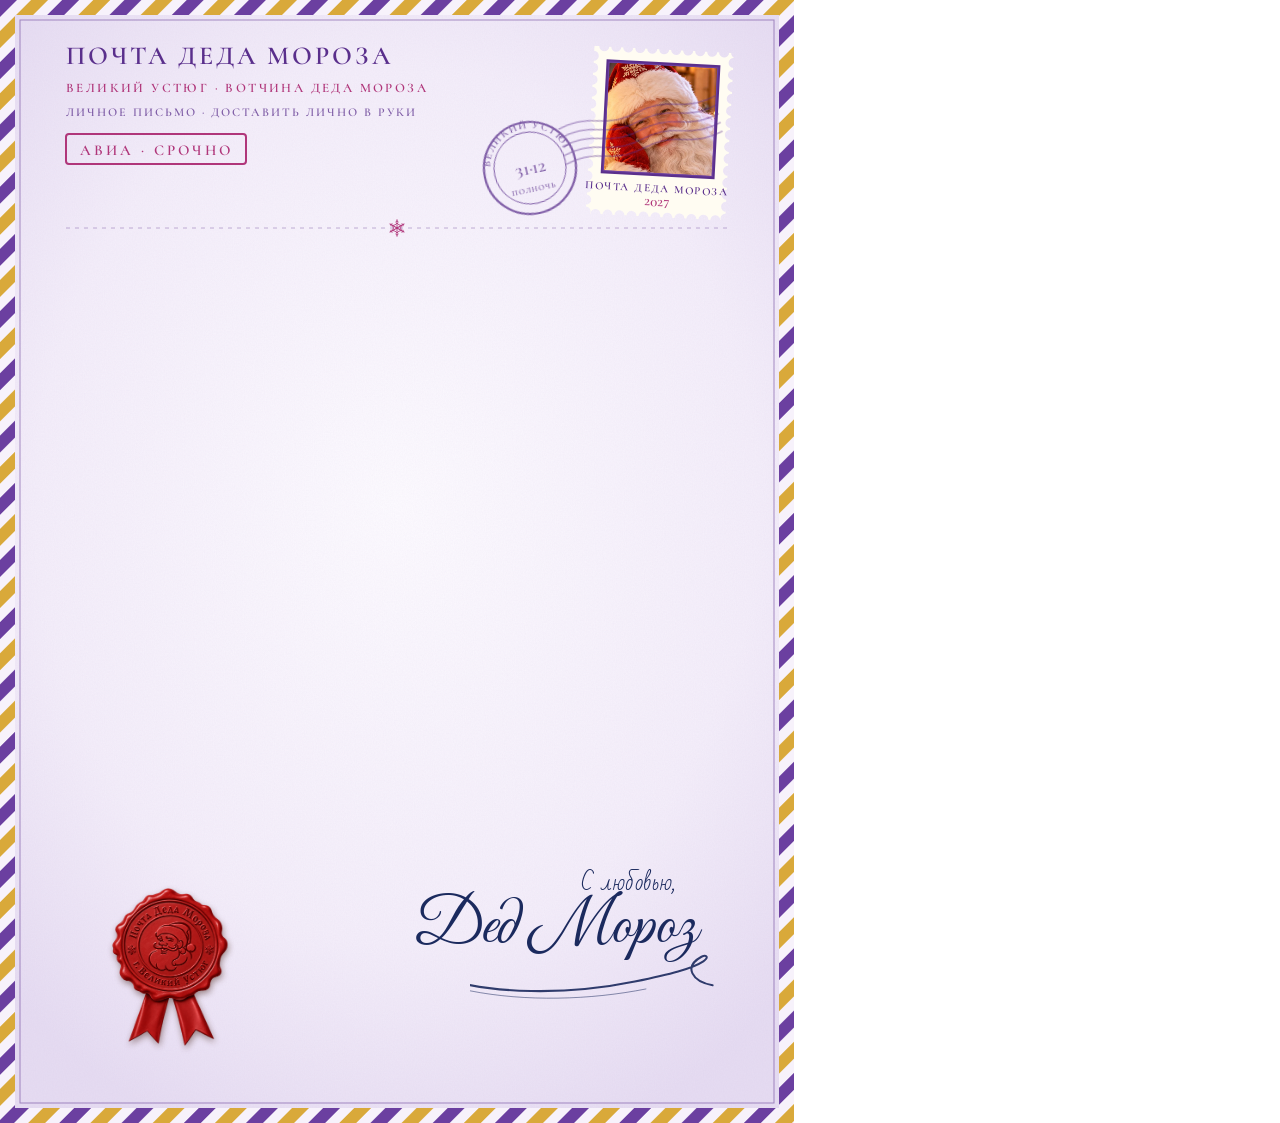
<file: letter/tpl-post.html>
<!DOCTYPE html><html lang="ru"><head><meta charset="utf-8"><title>Почта Деда Мороза</title>
<!-- Шаблон бланка письма «Почта Деда Мороза». Снимается в tpl-post.jpg скриптом letter/render.py.
     Зона текста, которую заполняет сервер: x 104…690 px, y 252…842 px — её оставляем светлой и пустой. -->
<style>
@font-face{font-family:"Cormorant SC";src:url(CormorantSC-SemiBold.ttf);font-weight:600}
@font-face{font-family:"Bad Script";src:url(BadScript-Regular.ttf)}
@font-face{font-family:"Great Vibes";src:url(GreatVibes-Regular.ttf)}
*{box-sizing:border-box;margin:0;padding:0}
html,body{width:794px;height:1123px;overflow:hidden}
.page{position:relative;width:794px;height:1123px;overflow:hidden;background:radial-gradient(ellipse 70% 60% at 50% 45%,#fdfbff,#f4eefa 65%,#e6dcf2)}
svg.layer{position:absolute;inset:0;width:100%;height:100%}
.abs{position:absolute}
.title{left:0;right:0;top:0px;text-align:center;font:600 17px/1 "Cormorant SC",serif;letter-spacing:.32em;padding-left:.32em;color:#5a2f8c}
.subtitle{left:0;right:0;top:0px;text-align:center;font:600 13px/1 "Cormorant SC",serif;letter-spacing:.42em;padding-left:.42em;color:#5a2f8c}
.medal{left:86px;top:842px;width:150px;height:192px}
.medal .photo{position:absolute;inset:9px;border-radius:50%;background:#2a1418 url(portrait.jpg) center 18%/cover;box-shadow:inset 0 0 18px rgba(30,10,5,.5)}
.medal svg{position:absolute;inset:0;width:100%;height:100%;overflow:visible}
.medal-cap{left:46px;top:1042px;width:230px;text-align:center;font:600 10.5px/1.2 "Cormorant SC",serif;letter-spacing:.22em;color:#5a2f8c}
.sig-pre{right:118px;top:872px;font:22px/1 "Bad Script",cursive;color:#1b2a5e}
.sig{right:96px;top:896px;font:64px/1 "Great Vibes",cursive;color:#1b2a5e}
.sig-fl{right:74px;top:954px;width:250px;height:46px}
.seal{left:268px;top:888px;width:146px;filter:drop-shadow(1.5px 3px 3px rgba(58,21,5,.45))}
.title,.subtitle{display:none}
</style></head><body><div class="page">
<svg class="layer" viewBox="0 0 794 1123" aria-hidden="true"><defs><symbol id="flake" viewBox="-50 -50 100 100"><g fill="none" stroke-linecap="round"><g id="arm"><line x1="0" y1="0" x2="0" y2="-46"/><polyline points="-9,-19 0,-28 9,-19"/><polyline points="-7,-34 0,-40 7,-34"/></g><use href="#arm" transform="rotate(60)"/><use href="#arm" transform="rotate(120)"/><use href="#arm" transform="rotate(180)"/><use href="#arm" transform="rotate(240)"/><use href="#arm" transform="rotate(300)"/></g></symbol>
<pattern id="air" width="44" height="44" patternUnits="userSpaceOnUse" patternTransform="rotate(45)"><rect width="44" height="44" fill="#f7f2fb"/><rect width="12" height="44" fill="#6b3fa0"/><rect x="22" width="12" height="44" fill="#d9a93a"/></pattern>
<filter id="tex"><feTurbulence type="fractalNoise" baseFrequency=".9 .6" numOctaves="3" seed="2"/><feColorMatrix values="0 0 0 0 .4 0 0 0 0 .3 0 0 0 0 .55 0 0 0 .07 0"/></filter>
<clipPath id="stampclip"><rect x="0" y="0" width="128" height="156"/></clipPath>
<mask id="perf"><rect x="-6" y="-6" width="140" height="168" fill="#fff"/><circle cx="4" cy="-6" r="5" fill="#000"/><circle cx="4" cy="162" r="5" fill="#000"/><circle cx="16" cy="-6" r="5" fill="#000"/><circle cx="16" cy="162" r="5" fill="#000"/><circle cx="28" cy="-6" r="5" fill="#000"/><circle cx="28" cy="162" r="5" fill="#000"/><circle cx="40" cy="-6" r="5" fill="#000"/><circle cx="40" cy="162" r="5" fill="#000"/><circle cx="52" cy="-6" r="5" fill="#000"/><circle cx="52" cy="162" r="5" fill="#000"/><circle cx="64" cy="-6" r="5" fill="#000"/><circle cx="64" cy="162" r="5" fill="#000"/><circle cx="76" cy="-6" r="5" fill="#000"/><circle cx="76" cy="162" r="5" fill="#000"/><circle cx="88" cy="-6" r="5" fill="#000"/><circle cx="88" cy="162" r="5" fill="#000"/><circle cx="100" cy="-6" r="5" fill="#000"/><circle cx="100" cy="162" r="5" fill="#000"/><circle cx="112" cy="-6" r="5" fill="#000"/><circle cx="112" cy="162" r="5" fill="#000"/><circle cx="124" cy="-6" r="5" fill="#000"/><circle cx="124" cy="162" r="5" fill="#000"/><circle cx="136" cy="-6" r="5" fill="#000"/><circle cx="136" cy="162" r="5" fill="#000"/><circle cx="-6" cy="4" r="5" fill="#000"/><circle cx="134" cy="4" r="5" fill="#000"/><circle cx="-6" cy="16" r="5" fill="#000"/><circle cx="134" cy="16" r="5" fill="#000"/><circle cx="-6" cy="28" r="5" fill="#000"/><circle cx="134" cy="28" r="5" fill="#000"/><circle cx="-6" cy="40" r="5" fill="#000"/><circle cx="134" cy="40" r="5" fill="#000"/><circle cx="-6" cy="52" r="5" fill="#000"/><circle cx="134" cy="52" r="5" fill="#000"/><circle cx="-6" cy="64" r="5" fill="#000"/><circle cx="134" cy="64" r="5" fill="#000"/><circle cx="-6" cy="76" r="5" fill="#000"/><circle cx="134" cy="76" r="5" fill="#000"/><circle cx="-6" cy="88" r="5" fill="#000"/><circle cx="134" cy="88" r="5" fill="#000"/><circle cx="-6" cy="100" r="5" fill="#000"/><circle cx="134" cy="100" r="5" fill="#000"/><circle cx="-6" cy="112" r="5" fill="#000"/><circle cx="134" cy="112" r="5" fill="#000"/><circle cx="-6" cy="124" r="5" fill="#000"/><circle cx="134" cy="124" r="5" fill="#000"/><circle cx="-6" cy="136" r="5" fill="#000"/><circle cx="134" cy="136" r="5" fill="#000"/><circle cx="-6" cy="148" r="5" fill="#000"/><circle cx="134" cy="148" r="5" fill="#000"/><circle cx="-6" cy="160" r="5" fill="#000"/><circle cx="134" cy="160" r="5" fill="#000"/></mask></defs>
<rect width="794" height="1123" filter="url(#tex)"/>
<rect x="0" y="0" width="794" height="1123" fill="none" stroke="url(#air)" stroke-width="30"/>
<rect x="20" y="20" width="754" height="1083" fill="none" stroke="#5a2f8c" stroke-width="1" opacity=".5"/>
<g transform="translate(66 64)" font-family="Cormorant SC" font-weight="600" fill="#5a2f8c">
  <text font-size="26" letter-spacing="3">ПОЧТА ДЕДА МОРОЗА</text>
  <text y="28" font-size="13" letter-spacing="2.4" fill="#b0367a">ВЕЛИКИЙ УСТЮГ · ВОТЧИНА ДЕДА МОРОЗА</text>
  <text y="52" font-size="12" letter-spacing="2" opacity=".75">ЛИЧНОЕ ПИСЬМО · ДОСТАВИТЬ ЛИЧНО В РУКИ</text>
  <rect y="70" width="180" height="30" rx="3" fill="none" stroke="#b0367a" stroke-width="2"/>
  <text x="90" y="91" font-size="15" letter-spacing="3" text-anchor="middle" fill="#b0367a">АВИА · СРОЧНО</text>
</g>
<g transform="translate(600 52) rotate(3)">
  <g mask="url(#perf)"><rect x="-6" y="-6" width="140" height="168" fill="#fffcf2"/></g>
  <rect x="8" y="8" width="112" height="112" fill="#6b3fa0"/>
  <image href="portrait.jpg" x="10" y="10" width="108" height="108" preserveAspectRatio="xMidYMin slice" clip-path="inset(0)"/>
  <rect x="8" y="8" width="112" height="112" fill="none" stroke="#5a2f8c" stroke-width="2"/>
  <text x="64" y="137" text-anchor="middle" font-family="Cormorant SC" font-weight="600" font-size="11" letter-spacing="1.5" fill="#5a2f8c">ПОЧТА ДЕДА МОРОЗА</text>
  <text x="64" y="151" text-anchor="middle" font-family="Cormorant SC" font-weight="600" font-size="13" fill="#b0367a">2027</text>
</g>
<g transform="translate(530 168) rotate(-12)" opacity=".75">
  <circle r="46" fill="none" stroke="#5a2f8c" stroke-width="2.2"/><circle r="36" fill="none" stroke="#5a2f8c" stroke-width="1"/>
  <path id="pm" d="M-40 0 A40 40 0 0 1 40 0" fill="none"/><text font-family="Cormorant SC" font-weight="600" font-size="10.5" letter-spacing="1.4" fill="#5a2f8c"><textPath href="#pm" startOffset="50%" text-anchor="middle">ВЕЛИКИЙ УСТЮГ</textPath></text>
  <text y="6" text-anchor="middle" font-family="Cormorant SC" font-weight="600" font-size="17" fill="#5a2f8c">31·12</text>
  <text y="24" text-anchor="middle" font-family="Cormorant SC" font-weight="600" font-size="8" letter-spacing="1" fill="#5a2f8c">ПОЛНОЧЬ</text>
  <g transform="translate(56 -14)"><path d="M-20 -18 q20 -6 40 0 t40 0 t40 0 t40 0" fill="none" stroke="#5a2f8c" stroke-width="1.6" opacity=".55"/><path d="M-20 -9 q20 -6 40 0 t40 0 t40 0 t40 0" fill="none" stroke="#5a2f8c" stroke-width="1.6" opacity=".55"/><path d="M-20 0 q20 -6 40 0 t40 0 t40 0 t40 0" fill="none" stroke="#5a2f8c" stroke-width="1.6" opacity=".55"/><path d="M-20 9 q20 -6 40 0 t40 0 t40 0 t40 0" fill="none" stroke="#5a2f8c" stroke-width="1.6" opacity=".55"/><path d="M-20 18 q20 -6 40 0 t40 0 t40 0 t40 0" fill="none" stroke="#5a2f8c" stroke-width="1.6" opacity=".55"/></g>
</g>
<path d="M66 228 H728" stroke="#5a2f8c" stroke-width="1" opacity=".35" stroke-dasharray="4 5"/>
<use href="#flake" x="388" y="219" width="18" height="18" stroke="#b0367a" stroke-width="5"/>
</svg>
<div class="abs sig-pre">С любовью,</div><div class="abs sig">Дед Мороз</div>
<svg class="abs sig-fl" viewBox="60 0 270 50" preserveAspectRatio="none" aria-hidden="true"><path d="M18 22 C80 46 170 44 238 30 C276 22 300 16 312 8 C318 4 316 0 310 3 C290 14 300 30 322 34" fill="none" stroke="#1b2a5e" stroke-width="2.2" stroke-linecap="round" opacity=".9"/><path d="M60 40 C120 52 190 50 250 38" fill="none" stroke="#1b2a5e" stroke-width="1" stroke-linecap="round" opacity=".55"/></svg>
<img class="abs seal" src="seal.png" alt="" style="left:96px">
</div></body></html>
</file>
<file: letter/common.css>
@font-face{font-family:"Cormorant SC";src:url(CormorantSC-SemiBold.ttf);font-weight:600}
@font-face{font-family:"Bad Script";src:url(BadScript-Regular.ttf)}
@font-face{font-family:"Great Vibes";src:url(GreatVibes-Regular.ttf)}
*{box-sizing:border-box;margin:0;padding:0}
html,body{width:794px;height:1123px;overflow:hidden;background:#fff}
.abs{position:absolute}
.paper{background:radial-gradient(ellipse 80% 70% at 50% 45%,#fdf8ec 0%,#f8efdb 60%,#efe1c2 100%)}
</file>
